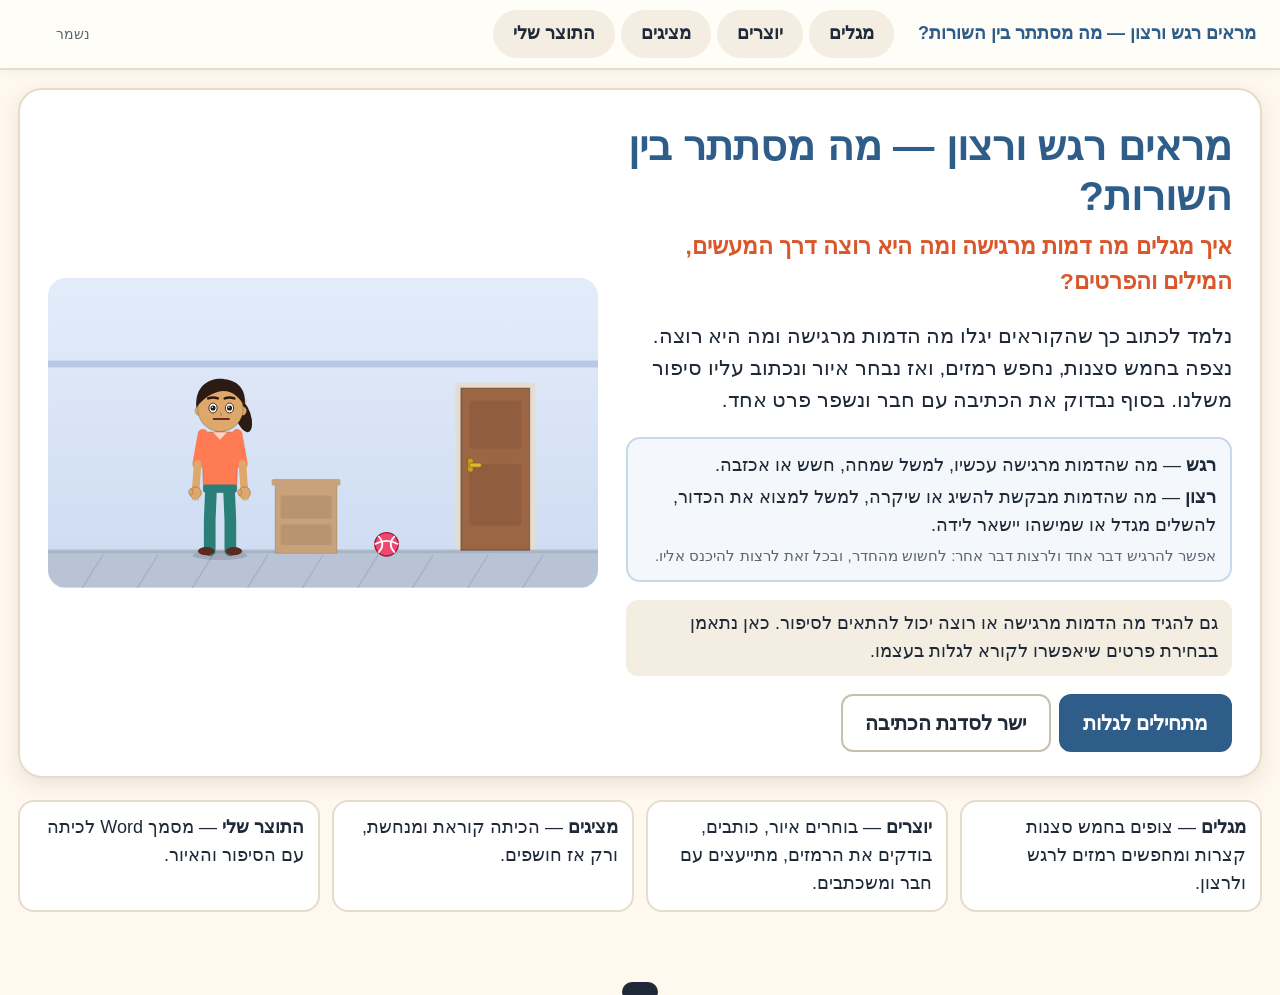
<file: index.html>
<!doctype html>
<html lang="he" dir="rtl">
<head>
<meta charset="utf-8">
<meta name="viewport" content="width=device-width, initial-scale=1">
<title>מראים רגש ורצון — מה מסתתר בין השורות?</title>
<meta name="description" content="משחק כתיבה: איך מגלים מה דמות מרגישה ומה היא רוצה דרך המעשים, המילים והפרטים.">
<style>
:root{--bg:#fff8ee;--paper:#ffffff;--ink:#1f2937;--muted:#5b6472;--line:#e6dccb;--pri:#2f5d8a;--pri-ink:#fff;--acc:#d9572b;--ok:#1f7a5c;--warn:#9a5b00;--soft:#f3ede2;--focus:#ffb703;--chip:#eef3f8;--chip-on:#2f5d8a;--shadow:0 6px 20px rgba(60,40,10,.10)}
*{box-sizing:border-box}
html{font-size:18px}
body{margin:0;background:var(--bg);color:var(--ink);font-family:"Segoe UI","Arial Hebrew",Arial,"Noto Sans Hebrew",sans-serif;line-height:1.55}
button,input,textarea{font:inherit;color:inherit}
:focus-visible{outline:4px solid var(--focus);outline-offset:2px;border-radius:8px}
.sr{position:absolute;width:1px;height:1px;overflow:hidden;clip:rect(0 0 0 0);white-space:nowrap}
.topbar{position:sticky;top:0;z-index:20;display:flex;flex-wrap:wrap;align-items:center;gap:10px 18px;padding:10px 18px;background:#fffdf8;border-bottom:2px solid var(--line);box-shadow:0 2px 10px rgba(0,0,0,.04)}
.brand{background:none;border:0;font-weight:800;font-size:1.15rem;color:var(--pri);cursor:pointer;padding:6px}
.tabs{display:flex;gap:6px;flex-wrap:wrap}
.tabs button{border:2px solid transparent;background:var(--soft);border-radius:999px;padding:8px 18px;font-weight:700;cursor:pointer;min-height:44px}
.tabs button[aria-current="page"]{background:var(--pri);color:#fff}
.tools{display:flex;gap:8px;align-items:center;margin-inline-start:auto;flex-wrap:wrap}
.tools button{border:2px solid var(--line);background:#fff;border-radius:999px;padding:6px 12px;cursor:pointer;min-height:40px;font-size:.85rem}
.tools button[aria-pressed="true"]{border-color:var(--pri);background:#e4edf6}
#saveStatus{font-size:.8rem;color:var(--muted);min-width:5em}
#banner[hidden]{display:none}
#banner{background:#fff3cd;border-bottom:2px solid #e9c46a;padding:10px 18px;display:flex;gap:12px;align-items:center;flex-wrap:wrap}
main{max-width:1500px;margin:0 auto;padding:18px 18px 60px;outline:none}
h1{font-size:2.3rem;margin:.2em 0;color:var(--pri);line-height:1.2}
h2{font-size:1.5rem;margin:.2em 0 .4em}
h3{font-size:1.15rem;margin:1.1em 0 .4em}
h4{margin:.9em 0 .3em}
.small{font-size:.85rem;color:var(--muted)}
.muted{color:var(--muted)}
.row{display:flex;flex-wrap:wrap;gap:8px;align-items:center}
.row.center{justify-content:center;margin:12px 0}
.btn{border:2px solid #c9bfae;background:#fff;border-radius:12px;padding:9px 16px;cursor:pointer;font-weight:600;min-height:44px;transition:transform .05s}
.btn:hover:not(:disabled){border-color:var(--pri)}
.btn:active:not(:disabled){transform:translateY(1px)}
.btn.primary{background:var(--pri);border-color:var(--pri);color:#fff}
.btn.primary:hover:not(:disabled){background:#244a6f}
.btn.big{font-size:1.1rem;padding:12px 22px;min-height:52px}
.btn.small{padding:6px 12px;font-size:.9rem;min-height:40px}
.btn.tiny{padding:3px 10px;font-size:.85rem;min-height:36px;border-radius:9px}
.btn:disabled{opacity:.45;cursor:not-allowed}
.chip{border:2px solid #c8d3df;background:var(--chip);border-radius:999px;padding:6px 14px;cursor:pointer;min-height:40px;font-size:.92rem}
.chip.on{background:var(--chip-on);border-color:var(--chip-on);color:#fff;font-weight:700}
.chip.on::before{content:"✓ "}
.chip:disabled{opacity:.5;cursor:not-allowed}
input:not([type]),input[type=text],textarea{width:100%;border:2px solid #cfc5b4;border-radius:12px;padding:10px 12px;background:#fff;font-size:1rem}
textarea{resize:vertical;min-height:2.8em}
label.q,.q{display:block;font-weight:700;margin:.9em 0 .3em}
.checkline{display:flex;gap:10px;align-items:flex-start;margin:.5em 0;cursor:pointer}
.checkline input{width:22px;height:22px;flex:none;margin-top:3px}
.card{background:var(--paper);border:2px solid var(--line);border-radius:18px;padding:16px 18px;box-shadow:var(--shadow)}
.grid2{display:grid;grid-template-columns:1fr 1fr;gap:16px}
/* בית */
.hero{display:grid;grid-template-columns:1.1fr 1fr;gap:28px;align-items:center;background:#fff;border-radius:24px;padding:24px 28px;box-shadow:var(--shadow);border:2px solid var(--line)}
.sub{font-size:1.25rem;font-weight:700;color:var(--acc);margin:.2em 0 .8em}
.lead{font-size:1.15rem}
.note{background:var(--soft);border-radius:12px;padding:10px 14px}
.hero>*{min-width:0}
.hero-svg{width:100%;height:auto;border-radius:18px;display:block}
main:focus,main:focus-visible{outline:none}
body{overflow-x:clip}
.road{display:grid;grid-template-columns:repeat(4,1fr);gap:12px;padding:0;list-style:none;margin:22px 0;counter-reset:r}
.road li{background:#fff;border:2px solid var(--line);border-radius:16px;padding:12px 14px}
/* במה */
.work{display:grid;grid-template-columns:minmax(0,1.55fr) minmax(330px,1fr);gap:20px;align-items:start}
.stage-col{position:sticky;top:78px}
.stage-frame{background:#fff;border-radius:18px;border:3px solid #d9cdb8;overflow:hidden;box-shadow:var(--shadow)}
.stage{display:block;line-height:0}
.stage svg{width:100%;height:auto;display:block}
.stage:focus-visible{outline:4px solid var(--focus);outline-offset:-4px}
.controls{display:flex;flex-wrap:wrap;gap:8px;align-items:center;margin-top:10px}
.controls .pp{min-width:9.5em}
.scrub{flex:1 1 140px;min-width:120px;accent-color:var(--pri);height:30px}
.steplabel{font-weight:700;color:var(--pri)}
.stage-extra{margin-top:10px}
.panel{background:#fff;border:2px solid var(--line);border-radius:18px;padding:16px 18px;box-shadow:var(--shadow);min-height:300px}
.context{font-size:1.1rem;background:var(--soft);border-radius:12px;padding:10px 14px}
.mainact{display:flex;flex-wrap:wrap;gap:10px;align-items:center;margin-top:18px;padding-top:12px;border-top:2px dashed var(--line)}
/* מגלים */
.learn-top{display:flex;flex-wrap:wrap;gap:14px 24px;align-items:center;justify-content:space-between;margin-bottom:14px}
.progress{display:flex;gap:12px;align-items:center}
.plabel{font-weight:800;font-size:1.15rem}
.dots{display:flex;gap:6px}
.dot{width:40px;height:40px;border-radius:50%;border:2px solid #c9bfae;background:#fff;font-weight:800;cursor:pointer}
.dot.cur{border-color:var(--pri);box-shadow:0 0 0 3px #cfe0f0}
.dot.done{background:#e3f2ec;border-color:var(--ok)}
.dot.done::after{content:"✓";font-size:.7em;margin-inline-start:1px}
.cardsbox{display:flex;align-items:center;gap:8px;flex-wrap:wrap}
.mcards{display:flex;gap:6px;list-style:none;margin:0;padding:0;flex-wrap:wrap}
.mcard{width:96px;min-height:56px;border:2px dashed #c9bfae;border-radius:10px;padding:4px 6px;background:#fff;display:flex;flex-direction:column;font-size:.75rem;line-height:1.25}
.mcard .mc-name{font-weight:800;font-size:.95rem}
.mcard.got{border-style:solid;border-color:var(--acc);background:#fff1ea}
.mcard:not(.got) .mc-q{color:#9a9a9a}
.moments{display:grid;grid-template-columns:repeat(auto-fill,minmax(120px,1fr));gap:8px}
.moment{border:3px solid #ddd;border-radius:12px;background:#fff;padding:3px;cursor:pointer;display:flex;flex-direction:column;align-items:center;gap:2px;font-size:.85rem}
.moment svg{width:100%;height:auto;border-radius:8px}
.moment.on{border-color:var(--acc);background:#fff1ea;font-weight:800}
.moment.on span::before{content:"✓ "}
.hintbox{margin-top:12px}
.hint{background:#fffbe6;border-inline-start:5px solid #e9c46a;padding:6px 10px;border-radius:8px;margin:.4em 0}
.rtabs{display:flex;flex-wrap:wrap;gap:6px;margin-bottom:10px}
.rtab{border:2px solid var(--line);background:var(--soft);border-radius:10px;padding:6px 10px;cursor:pointer;font-weight:700;min-height:40px;font-size:.9rem}
.rtab.on{background:var(--acc);border-color:var(--acc);color:#fff}
.compare{display:grid;grid-template-columns:1fr 1fr;gap:12px}
.compare .card{padding:12px 14px}
.compare .mine{border-color:#8fb3d9}
.compare .author{border-color:#e7a27f;background:#fffaf6}
.compare h3{margin-top:0;font-size:1rem}
.ans{font-size:1.1rem;font-weight:700}
.minis{display:flex;gap:6px;flex-wrap:wrap}
.mini{display:flex;flex-direction:column;align-items:center;font-size:.75rem}
.mini svg{border-radius:6px;border:1px solid #ddd}
.tellshow{background:var(--soft);border-radius:12px;padding:10px 14px;margin-top:12px}
.tellshow p{margin:.3em 0}
blockquote.para{font-size:1.15rem;line-height:2;background:#fffdf7;border-inline-start:6px solid var(--acc);margin:10px 0;padding:10px 16px;border-radius:10px}
.small-para{font-size:1.02rem}
.clue{background:#ffe8a8;border:0;border-bottom:3px solid #d99a00;border-radius:6px;padding:0 4px;cursor:pointer;font-weight:700;font-size:inherit;line-height:1.7}
.clue.on{background:#ffd166;outline:3px solid #d99a00}
.explain{min-height:64px;background:#f4f8fc;border-radius:12px;padding:6px 14px}
.big-note{font-weight:800;font-size:1.1rem;color:var(--pri)}
.cardgot{background:#fff1ea;border:2px solid var(--acc);border-radius:12px;padding:8px 12px}
/* יוצרים */
.create-head{display:flex;flex-wrap:wrap;gap:8px 18px;align-items:center}
.create-head h2{margin:0}
.lead2{font-weight:600;margin:.3em 0}
.challenge{margin-inline-start:auto}
.challenge.on{background:#fff1ea;border-color:var(--acc)}
.steps{display:flex;flex-wrap:wrap;gap:6px;margin:12px 0}
.stepb{border:2px solid var(--line);background:#fff;border-radius:12px;padding:8px 14px;font-weight:700;cursor:pointer;min-height:44px}
.stepb.on{background:var(--pri);border-color:var(--pri);color:#fff}
.chars{display:grid;grid-template-columns:repeat(6,1fr);gap:8px}
.charcard{border:3px solid #ddd;border-radius:14px;background:#fff;padding:4px;cursor:pointer;display:flex;flex-direction:column;align-items:center;font-weight:700}
.charcard.on{border-color:var(--acc);background:#fff1ea}
.charcard svg{width:100%;max-width:64px;height:auto}
details.private,details.unsupported{background:#f6f1fb;border:2px solid #d7c8ec;border-radius:14px;padding:8px 14px;margin-top:16px}
details summary{cursor:pointer;font-weight:800;min-height:36px;display:flex;align-items:center}
.examples{margin-top:16px;background:#fdf6ec;border:2px solid #f0d9b5;border-radius:14px;padding:6px 14px 12px}
.ex{border-top:1px dashed #e3c89a;padding:8px 0}
.extext{font-size:1.05rem;margin:.2em 0}
.sents{list-style:none;padding:0;margin:0;display:flex;flex-direction:column;gap:10px}
.sent{background:#fffdf8;border:2px solid var(--line);border-radius:14px;padding:10px 12px}
.sent label{font-weight:800}
.sent.active{border-color:var(--acc);box-shadow:0 0 0 4px #ffd8c7}
.sent-tools{display:flex;flex-wrap:wrap;gap:6px;align-items:center;margin-top:6px}
.st{font-size:.82rem;padding:3px 10px;border-radius:999px;border:2px solid;font-weight:700}
.st-none{border-color:#c9bfae;color:#6b6152;background:#fbf8f2;border-style:dashed}
.st-narr{border-color:#9aa5b8;color:#3f4b5e}
.st-draft{border-color:#e9c46a;color:#7a5a00;background:#fffbe6}
.st-recheck{border-color:#e76f51;color:#9d2c12;background:#fff1ec}
.st-recheck::before{content:"⚠ "}
.st-ok{border-color:var(--ok);color:var(--ok);background:#eaf6f1}
.st-ok::before{content:"✓ "}
.emo-note{background:#fffbe6;border-radius:10px;padding:6px 10px;margin:.4em 0 0;font-size:.92rem}
.prompts{background:var(--soft);border-radius:12px;padding:8px 30px}
.para-preview{background:#fffdf7;border:2px dashed var(--line);border-radius:12px;padding:10px 14px;font-size:1.08rem;white-space:pre-wrap}
.stext{white-space:pre-wrap}
.big-s{font-size:1.15rem;font-weight:600}
.desc{margin:.3em 0 0}
.side-by-side{display:grid;grid-template-columns:1fr 1fr;gap:10px;background:var(--soft);border-radius:12px;padding:6px 12px;margin:10px 0}
.side-by-side h4{margin:.3em 0}
.grp{display:flex;gap:10px;align-items:flex-start;margin:6px 0}
.glab{flex:none;width:4.6em;font-weight:700;padding-top:8px;font-size:.92rem}
.chosen{background:#eef5fb;border-radius:12px;padding:6px 30px}
.chosen li{margin:4px 0;display:flex;flex-wrap:wrap;gap:6px;align-items:center}
.dirs{margin-inline-start:6px}
.speech-pick{background:#fff;border:2px solid #222;border-radius:16px;padding:6px 12px;display:inline-block}
.warn{color:#9d2c12;font-weight:700}
.notes{background:#fffbe6;border-radius:10px;padding:6px 30px;font-size:.9rem}
.checks{list-style:none;padding:0}
.versions{display:grid;grid-template-columns:1fr 1fr;gap:10px;margin:10px 0}
#stageNote{margin-top:6px;font-weight:700;color:var(--acc)}
/* מציגים */
.present{background:var(--bg);padding:4px}
.present:fullscreen{overflow:auto;padding:20px}
.present-head{display:flex;flex-wrap:wrap;justify-content:space-between;align-items:center;gap:10px}
.present-head h2{font-size:2rem;margin:0}
.present-stage{max-width:1100px;margin:10px auto 0}
.story-text{max-width:1100px;margin:10px auto;font-size:1.45rem;line-height:1.9;background:#fff;border-radius:16px;padding:12px 20px;border:2px solid var(--line);white-space:pre-wrap}
.story-text span.active{background:#ffe8a8;box-shadow:0 0 0 3px #ffe8a8;border-radius:6px}
.present-cols{max-width:1100px;margin:14px auto;display:grid;grid-template-columns:1fr 1fr;gap:16px}
.reveal-feel{font-size:1.5rem;font-weight:800;color:var(--acc)}
/* תוצר */
.product .card{margin-bottom:16px}
.download{border-color:var(--pri)}
.filebtn{position:relative;overflow:hidden;display:inline-flex;align-items:center}
.filebtn input{position:absolute;inset:0;opacity:0;cursor:pointer;width:100%}
.filebtn:focus-within{outline:4px solid var(--focus)}
/* חלון */
#modal[hidden]{display:none}
.modal-back{position:fixed;inset:0;background:rgba(0,0,0,.45);display:flex;align-items:center;justify-content:center;z-index:50;padding:16px}
.modal{background:#fff;border-radius:18px;padding:20px 22px;max-width:440px;box-shadow:0 20px 50px rgba(0,0,0,.3);font-size:1.05rem}
#toast{position:fixed;bottom:18px;left:50%;transform:translateX(-50%) translateY(120px);background:#1f2937;color:#fff;padding:10px 18px;border-radius:12px;transition:transform .25s;z-index:60;max-width:90vw}
#toast.on{transform:translateX(-50%) translateY(0)}
@media (prefers-reduced-motion:reduce){#toast{transition:none}}
/* ---- רגש ורצון ---- */
.brand{font-size:1rem}
.screen-title{margin:0 0 6px;color:var(--pri)}
.defs{background:#f4f8fc;border:2px solid #c7d8ea;border-radius:14px;padding:8px 14px;margin:10px 0}
.defs p{margin:.25em 0}
.migrated{background:#eaf6f1;border:2px solid var(--ok);border-radius:12px;padding:8px 14px;font-weight:600}
.learn-tools{display:flex;gap:6px;flex-wrap:wrap}
.cardsbox{margin-bottom:12px}
.qbox{margin-bottom:6px}
.ctag{display:inline-block;font-size:.72rem;font-weight:800;border:2px solid #8a6a00;border-radius:999px;padding:0 7px;margin-inline-start:5px;background:#fff;color:#5a4500;vertical-align:middle;line-height:1.5}
.compare3{display:grid;grid-template-columns:1fr 1fr;gap:12px}
.author-col{display:flex;flex-direction:column;gap:10px}
.author-col .card,.compare3 .card{padding:10px 14px}
.compare3 h3{margin:0 0 4px;font-size:1rem}.compare3 h4{margin:.4em 0 0;font-size:.9rem;color:var(--muted)}
.author.want{border-color:#9ec5a5;background:#f5fbf6}
.create-head{display:flex;flex-wrap:wrap;gap:8px 18px;align-items:center}
.defs-d summary{color:var(--pri)}
.steps{list-style:none;padding:0;display:flex;flex-wrap:wrap;gap:6px;margin:12px 0}
.work.ws{grid-template-columns:minmax(0,1fr) minmax(360px,1.35fr)}
.illus-col{position:sticky;top:78px}
.illus-frame{background:#fff;border:3px solid #d9cdb8;border-radius:18px;overflow:hidden;line-height:0;box-shadow:var(--shadow)}
.illus-frame svg{width:100%;height:auto;display:block}
.illus-name{margin:.5em 0 0;font-size:1.05rem}
.illus-note{background:var(--soft);border-radius:10px;padding:6px 10px}
.story-input{font-size:1.15rem;line-height:1.8;min-height:12em}
.starter{background:#fffbe6;border-radius:10px;padding:6px 12px;font-weight:600}
.advtask{background:#fff1ea;border:2px solid var(--acc);border-radius:12px;padding:8px 12px}
details.help,details.marker{background:#f6f8fb;border:2px solid #d6dfea;border-radius:12px;padding:6px 12px;margin-top:10px}
.story-view,.story-read{white-space:pre-wrap;font-size:1.12rem;line-height:1.9;background:#fffdf7;border:2px solid var(--line);border-radius:12px;padding:10px 14px}
.small-read{font-size:1rem;line-height:1.7}
.big-read{font-size:1.5rem;line-height:1.9}
mark.mk{border-radius:5px;padding:0 2px;color:inherit}
mark.mk1{background:#ffe3d6;border-bottom:3px solid #c2410c}
mark.mk2{background:#d9ecff;border-bottom:3px dashed #1d4ed8}
mark.mk3{background:#eadcff;border-bottom:3px double #6b21a8}
.mtag{font-size:.8rem;font-weight:800;border:1.5px solid currentColor;border-radius:999px;padding:0 6px;margin-inline-start:4px;vertical-align:middle;white-space:nowrap}
.marks{padding-inline-start:20px;font-size:.92rem}
.qcard{background:#f4f8fc;border:2px solid #c7d8ea;border-radius:14px;padding:10px 14px;margin-top:12px}
.qnum{margin:0;font-weight:800;color:var(--pri)}
.quote-row{display:flex;gap:6px;align-items:center}
.warnbox{background:#fff1ec;border:2px solid #e76f51;border-radius:12px;padding:8px 12px}
.pending{background:#fffbe6;border:2px dashed #e9c46a;border-radius:12px;padding:6px 12px}
.fb p{margin:.3em 0}
.friend-grid{display:grid;grid-template-columns:minmax(0,1.2fr) minmax(320px,1fr);gap:18px;align-items:start}
.friend-grid .story-read{margin-top:12px;font-size:1.3rem}
.change-row{display:grid;grid-template-columns:auto 1fr;gap:6px 10px;align-items:center;margin:10px 0}
.change-row label{font-weight:700}
ins{text-decoration:underline 3px;text-underline-offset:3px;background:#dff3e6}
del{text-decoration:line-through 2px;background:#fde2e2}
.legend-ins{text-decoration:underline 3px}.legend-del{text-decoration:line-through 2px}
.chosen-label{background:#eef3f8;border-radius:10px;padding:6px 12px}
.present-body{max-width:1100px;margin:10px auto;display:grid;grid-template-columns:minmax(0,1fr) minmax(0,1.2fr);gap:18px;align-items:start}
.present-body.noillus{grid-template-columns:1fr}
.reader-task{max-width:1100px;margin:6px auto;font-size:1.2rem;font-weight:700;color:var(--pri);text-align:center}
@media (max-width:1100px){.work.ws,.friend-grid,.present-body{grid-template-columns:1fr}.illus-col{position:static}}
@media (max-width:760px){.compare3{grid-template-columns:1fr}}
@media (max-width:1100px){.work{grid-template-columns:1fr}.stage-col{position:static}.chars{grid-template-columns:repeat(3,1fr)}}
@media (max-width:760px){html{font-size:17px}.hero{grid-template-columns:1fr}.road{grid-template-columns:1fr 1fr}.grid2,.compare,.present-cols,.versions,.side-by-side{grid-template-columns:1fr}.tools{margin-inline-start:0}h1{font-size:1.8rem}}
@media print{.topbar,.controls,#banner{display:none}}

</style>
</head>
<body>
<header class="topbar">
  <button class="brand" data-go="home" type="button">מראים רגש ורצון — מה מסתתר בין השורות?</button>
  <nav class="tabs" aria-label="אזורי המשחק">
    <button type="button" data-go="learn">מגלים</button>
    <button type="button" data-go="create">יוצרים</button>
    <button type="button" data-go="present">מציגים</button>
    <button type="button" data-go="product">התוצר שלי</button>
  </nav>
  <div class="tools">
    <span id="saveStatus" role="status"></span>
  </div>
</header>
<div id="banner" hidden></div>
<main id="app" tabindex="-1"></main>
<div id="live" class="sr" aria-live="polite"></div>
<div id="toast" aria-hidden="true"></div>
<div id="modal" hidden></div>
<script>
/* ---- engine.js ---- */
'use strict';
/* =====================================================================
   מנוע במה: ציר זמן דטרמיניסטי -> מצב -> SVG
   כל רגע בסרט הוא פונקציה טהורה של הזמן t, ולכן עצירה, קפיצה לרגע
   והפקת תמונה לוורד משחזרים בדיוק את אותו מצב.
   ===================================================================== */
const W = 800, H = 450, GROUND = 400;
const L1 = 44, L2 = 42;               // אורך זרוע עליונה / אמה
const clamp = (v, a, b) => v < a ? a : v > b ? b : v;
const lerp = (a, b, k) => a + (b - a) * k;
const f1 = v => Math.round(v * 10) / 10;
const DEG = Math.PI / 180;
const EASE = {
  lin: k => k,
  io: k => k < .5 ? 2 * k * k : 1 - Math.pow(-2 * k + 2, 2) / 2,
  out: k => 1 - Math.pow(1 - k, 3),
  in: k => k * k * k,
  bounce: k => { const n = 7.5625, d = 2.75;
    if (k < 1 / d) return n * k * k;
    if (k < 2 / d) return n * (k -= 1.5 / d) * k + .75;
    if (k < 2.5 / d) return n * (k -= 2.25 / d) * k + .9375;
    return n * (k -= 2.625 / d) * k + .984375; },
  back: k => { const c1 = 1.70158, c3 = c1 + 1; return 1 + c3 * Math.pow(k - 1, 3) + c1 * Math.pow(k - 1, 2); }
};
function esc(s) { return String(s).replace(/[&<>"']/g, c => ({ '&': '&amp;', '<': '&lt;', '>': '&gt;', '"': '&quot;', "'": '&#39;' }[c])); }

/* ---------------- דמויות ---------------- */
const CHARS = {
  uri:   { name: 'אורי',  g: 'm', skin: '#f2c48d', hair: '#5b3a1e', style: 'short', shirt: '#3a86ff', pants: '#33415c', shoe: '#2b2b2b', detail: 'pocket' },
  maya:  { name: 'מאיה',  g: 'f', skin: '#dfa86b', hair: '#2b1b12', style: 'pony',  shirt: '#ff7b54', pants: '#2a7f78', shoe: '#5c2a1e', detail: 'collar' },
  eitan: { name: 'איתן',  g: 'm', skin: '#b97a45', hair: '#1d1d1d', style: 'curly', shirt: '#3c9d6e', pants: '#3d405b', shoe: '#222',    detail: 'stripe', glasses: true },
  lia:   { name: 'ליה',   g: 'f', skin: '#ffdcb5', hair: '#b5482a', style: 'long',  shirt: '#8e57d8', pants: '#264653', shoe: '#3a2a4a', detail: 'collar' },
  noam:  { name: 'נועם',  g: 'm', skin: '#8d5a3b', hair: '#1a1110', style: 'buzz',  shirt: '#f4a261', pants: '#2b2d42', shoe: '#1e1e1e', detail: 'stripe' },
  noa:   { name: 'נועה',  g: 'f', skin: '#f6d5b8', hair: '#d9a93a', style: 'bun',   shirt: '#e5486e', pants: '#355070', shoe: '#40263a', detail: 'pocket' }
};
const CHAR_ORDER = ['uri', 'maya', 'eitan', 'lia', 'noam', 'noa'];

function charBase(x) {
  return { 'c.x': x, 'c.y': 0, 'c.sit': 0, 'c.lean': 0, 'c.turn': 0, 'c.sh': 0, 'c.tilt': 0, 'c.down': 0,
    'c.lx': 0, 'c.ly': 0, 'c.wide': 0, 'c.close': 0, 'c.bup': 0, 'c.bin': 0, 'c.smile': 0, 'c.open': 0, 'c.tight': 0,
    'c.aAs': 10, 'c.aAe': 6, 'c.aAf': 0, 'c.aAsl': 0, 'c.aApt': 0, 'c.aBs': 10, 'c.aBe': 6, 'c.aBf': 0, 'c.aBsl': 0, 'c.aBpt': 0,
    'c.walk': 0, 'c.wamp': 1, 'c.puff': 0, 'c.scale': 1 };
}

function rotP(px, py, cx, cy, deg) {
  if (!deg) return [px, py];
  const r = deg * DEG, c = Math.cos(r), s = Math.sin(r), dx = px - cx, dy = py - cy;
  return [cx + dx * c - dy * s, cy + dx * s + dy * c];
}
function armPts(sx, sy, s, e, mir) {
  const r = s * DEG, f = (s - e) * DEG;
  const ex = sx + mir * (-Math.sin(r)) * L1, ey = sy + Math.cos(r) * L1;
  const hx = ex + mir * (-Math.sin(f)) * L2, hy = ey + Math.cos(f) * L2;
  return [ex, ey, hx, hy];
}
/* קינמטיקה: מיקומי מפרקים במרחב הדמות ובעולם */
function kin(s) {
  const sit = s['c.sit'], sh = s['c.sh'], lean = s['c.lean'];
  const hipY = -95 + 38 * sit;
  const shY = hipY - 78 - 6 * sh;
  const P = (x, y) => rotP(x, y, 0, hipY, lean);
  const a = armPts(-25, shY, s['c.aAs'], s['c.aAe'], 1);
  const b = armPts(25, shY, s['c.aBs'], s['c.aBe'], -1);
  const headY = hipY - 78 - 37 + (sh < 0 ? -5 * sh : 0) + s['c.down'] * 5;
  const X = s['c.x'], Y = GROUND + s['c.y'], sc = s['c.scale'];
  const Wd = p => [X + p[0] * sc, Y + p[1] * sc];
  const K = { hipY, shY, sA: P(-25, shY), eA: P(a[0], a[1]), hA: P(a[2], a[3]), sB: P(25, shY), eB: P(b[0], b[1]), hB: P(b[2], b[3]), head: P(s['c.turn'] * 4, headY) };
  K.hAW = Wd(K.hA); K.hBW = Wd(K.hB); K.headW = Wd(K.head); K.sAW = Wd(K.sA); K.sBW = Wd(K.sB);
  K.W = Wd;
  return K;
}
/* IK דו־מפרקי. מחזיר זוויות כתף/מרפק לפגיעה ביעד בעולם */
function ikWorld(s, side, wx, wy) {
  const K = kin(s), sc = s['c.scale'];
  let lx = (wx - s['c.x']) / sc, ly = (wy - GROUND - s['c.y']) / sc;
  [lx, ly] = rotP(lx, ly, 0, K.hipY, -s['c.lean']);
  const mir = side === 'A' ? 1 : -1, sx = mir * -25, sy = K.shY;
  const dx = (lx - sx) * mir, dy = ly - sy;
  let d = Math.hypot(dx, dy); d = clamp(d, Math.abs(L1 - L2) + 2, L1 + L2 - 0.5);
  const th = Math.atan2(-dx, dy);
  const al = Math.acos(clamp((L1 * L1 + d * d - L2 * L2) / (2 * L1 * d), -1, 1));
  const be = Math.acos(clamp((L2 * L2 + d * d - L1 * L1) / (2 * L2 * d), -1, 1));
  let sA = (th + al) / DEG; const fA = (th - be) / DEG;
  let e = sA - fA;
  if (sA < -120) sA += 360;
  if (sA > 260) sA -= 360;
  return { s: sA, e };
}

/* ---------------- ציר זמן ---------------- */
function computeState(tl, t) {
  if (tl._dirty) { tl.segs.sort((a, b) => a.at - b.at); tl._dirty = false; }
  const s = Object.assign({}, tl.base);
  for (const g of tl.segs) {
    if (g.at > t + 1e-9) break;
    const k = g.dur <= 0 ? 1 : clamp((t - g.at) / g.dur, 0, 1);
    const e = (EASE[g.ease] || EASE.io)(k);
    for (const key in g.set) {
      const to = g.set[key];
      if (typeof to === 'number') { const from = s[key] === undefined ? to : s[key]; s[key] = from + (to - from) * e; }
      else if (k >= 1) s[key] = to;
    }
  }
  return s;
}
function propPos(s, K, key) {
  let x = s[key + '.x'], y = s[key + '.y'];
  const h = s[key + '.h'] || 0;
  if (h > 0) {
    const hw = s[key + '.side'] === 'A' ? K.hAW : K.hBW;
    x = lerp(x, hw[0] + (s[key + '.ox'] || 0), h);
    y = lerp(y, hw[1] + (s[key + '.oy'] || 0), h);
  }
  return [x, y];
}
class TL {
  constructor(base) { this.base = Object.assign({}, base); this.segs = []; this.bubbles = []; this.sounds = []; this.keys = []; this.dur = 0; this._dirty = true; }
  to(at, dur, set, ease) { this.segs.push({ at, dur: Math.max(0, dur), set, ease: ease || 'io' }); this._dirty = true; this.dur = Math.max(this.dur, at + Math.max(0, dur)); return this; }
  st(t) { return computeState(this, t); }
  hold(t) { this.dur = Math.max(this.dur, t); return this; }
  key(t) { this.keys.push(t); return this; }
  look(at, dur, o, ease) { const m = { turn: 'c.turn', lx: 'c.lx', ly: 'c.ly', tilt: 'c.tilt', down: 'c.down' }; const set = {}; for (const k in o) set[m[k]] = o[k]; return this.to(at, dur, set, ease); }
  face(at, dur, o, ease) { const set = {}; for (const k in o) set['c.' + k] = o[k]; return this.to(at, dur, set, ease); }
  body(at, dur, o, ease) { const set = {}; for (const k in o) set['c.' + k] = o[k]; return this.to(at, dur, set, ease); }
  armRaw(at, dur, side, s, e, ease, extra) { const set = Object.assign({}, extra || {}); set['c.a' + side + 's'] = s; set['c.a' + side + 'e'] = e; return this.to(at, dur, set, ease); }
  armTo(at, dur, side, wx, wy, ease, extra) {
    const st = computeState(this, at + dur);
    const r = ikWorld(st, side, wx, wy);
    return this.armRaw(at, dur, side, r.s, r.e, ease, extra);
  }
  initArm(side, wx, wy) { const r = ikWorld(computeState(this, 0), side, wx, wy); this.base['c.a' + side + 's'] = r.s; this.base['c.a' + side + 'e'] = r.e; return this; }
  hand(at, dur, side, fist) { return this.to(at, dur, { ['c.a' + side + 'f']: fist }); }
  walk(at, dur, toX, cycles, ease) { const st = computeState(this, at); return this.to(at, dur, { 'c.x': toX, 'c.walk': st['c.walk'] + cycles }, ease || 'lin'); }
  attach(at, key, side, dur) {
    const st = computeState(this, at), K = kin(st), hw = side === 'A' ? K.hAW : K.hBW, p = propPos(st, K, key);
    this.to(at, 0, { [key + '.side']: side, [key + '.ox']: p[0] - hw[0], [key + '.oy']: p[1] - hw[1] });
    return this.to(at, dur || 0.12, { [key + '.h']: 1 });
  }
  detach(at, key, dur) {
    const st = computeState(this, at), K = kin(st), p = propPos(st, K, key);
    this.to(at, 0, { [key + '.x']: p[0], [key + '.y']: p[1] });
    return this.to(at, dur || 0.12, { [key + '.h']: 0 });
  }
  grip(at, dur, key, ox, oy, ease) { return this.to(at, dur, { [key + '.ox']: ox, [key + '.oy']: oy }, ease); }
  say(at, text, o) { const b = Object.assign({ at, text, who: 'c', style: 'normal', cps: 15 }, o || {}); b.full = b.at + revealTime(b); b.until = b.until || (b.full + (b.hold || 2)); this.bubbles.push(b); this.dur = Math.max(this.dur, b.until); return b; }
  snd(at, name, vol) { this.sounds.push({ at, name, vol: vol == null ? 1 : vol }); return this; }
  talk(t0, t1, amp, end) {
    amp = amp == null ? .35 : amp; const step = .13; let on = true;
    for (let t = t0; t < t1 - step; t += step) { this.to(t, step, { 'c.open': on ? amp : amp * .25 }); on = !on; }
    return this.to(Math.max(t0, t1 - step), step, { 'c.open': end || 0 });
  }
}
function revealTime(b) {
  if (b.reveal === 'words') return (b.gaps && b.gaps.length) ? b.gaps[b.gaps.length - 1] + .3 : .3;
  return Math.max(.3, [...String(b.text)].length / (b.cps || 15));
}
function bubbleStates(tl, t) {
  const out = [];
  for (const b of tl.bubbles) {
    if (t < b.at || t >= b.until) continue;
    const chars = [...String(b.text)];
    let n;
    if (b.reveal === 'words') {
      const words = String(b.text).split(' ');
      let k = 0; (b.gaps || []).forEach((g, i) => { if (t - b.at >= g) k = i + 1; });
      n = [...words.slice(0, k).join(' ')].length;
    } else n = Math.floor((t - b.at) * (b.cps || 15)) + 1;
    out.push({ b, n: clamp(n, 0, chars.length) });
  }
  return out;
}

/* ---------------- ציור הדמות ---------------- */
function hairSVG(A, part) {
  const c = A.hair, st = A.style;
  if (part === 'back') {
    if (st === 'long') return `<path d="M-37,-8 C-46,26 -42,50 -33,62 L33,62 C42,50 46,26 37,-8 Z" fill="${c}"/>`;
    if (st === 'pony') return `<ellipse cx="33" cy="10" rx="11" ry="25" transform="rotate(-18 33 10)" fill="${c}"/><rect x="26" y="-14" width="12" height="7" rx="3" fill="#e9c46a"/>`;
    return '';
  }
  if (st === 'short') return `<path d="M-35,-2 C-38,-38 -14,-46 4,-43 C25,-42 39,-28 35,-2 C31,-20 20,-27 6,-24 C-8,-28 -24,-19 -35,-2Z" fill="${c}"/>`;
  if (st === 'buzz') return `<path d="M-33,-9 C-30,-38 30,-38 33,-9 C25,-25 -25,-25 -33,-9Z" fill="${c}" opacity=".92"/>`;
  if (st === 'curly') { let o = ''; for (let i = 0; i <= 8; i++) { const a = (195 + i * 18.75) * DEG; o += `<circle cx="${f1(Math.cos(a) * 31)}" cy="${f1(Math.sin(a) * 31 - 2)}" r="11.5" fill="${c}"/>`; } return o; }
  if (st === 'pony') return `<path d="M-35,-1 C-38,-38 -10,-46 6,-43 C27,-41 39,-26 35,-1 C30,-17 14,-29 -2,-25 C-14,-22 -27,-14 -35,-1Z" fill="${c}"/>`;
  if (st === 'long') return `<path d="M-36,4 C-40,-38 -12,-46 4,-44 C26,-43 40,-30 36,4 C33,-14 24,-24 10,-26 C2,-16 -16,-20 -26,-12 C-30,-6 -33,-2 -36,4Z" fill="${c}"/>`;
  if (st === 'bun') return `<circle cx="0" cy="-41" r="14" fill="${c}"/><path d="M-34,-4 C-37,-38 37,-38 34,-4 C28,-22 -28,-22 -34,-4Z" fill="${c}"/>`;
  return '';
}
function handSVG(x, y, ang, fist, pt, skin) {
  const d = '#00000040';
  let o = `<g transform="translate(${f1(x)},${f1(y)}) rotate(${f1(ang)})">`;
  if (pt > .05) o += `<rect x="-2.6" y="2" width="5.2" height="${f1(6 + 9 * pt)}" rx="2.6" fill="${skin}" stroke="${d}" stroke-width="1"/>`;
  const r = lerp(8.6, 7.2, fist);
  o += `<circle cx="0" cy="0" r="${f1(r)}" fill="${skin}" stroke="${d}" stroke-width="1.2"/>`;
  if (fist > .5) o += `<path d="M-4.5,2.5 Q0,5.5 4.5,2.5" stroke="${d}" stroke-width="1.4" fill="none"/>`;
  else o += `<ellipse cx="-7" cy="-1" rx="3" ry="4.5" fill="${skin}" stroke="${d}" stroke-width="1"/><path d="M-3,6.5 L-3,9.5 M0.5,7 L0.5,10.5 M4,6.5 L4,9.5" stroke="${skin}" stroke-width="2.6" stroke-linecap="round"/>`;
  return o + '</g>';
}
function armSVG(S, E, Hh, A, sleeve, fist, pt) {
  const skin = A.skin;
  let o = `<path d="M${f1(S[0])},${f1(S[1])} L${f1(E[0])},${f1(E[1])}" stroke="${A.shirt}" stroke-width="15" stroke-linecap="round"/>`;
  o += `<path d="M${f1(E[0])},${f1(E[1])} L${f1(Hh[0])},${f1(Hh[1])}" stroke="${skin}" stroke-width="11" stroke-linecap="round"/>`;
  if (sleeve > .02) { const m = [lerp(E[0], Hh[0], .85 * sleeve), lerp(E[1], Hh[1], .85 * sleeve)]; o += `<path d="M${f1(E[0])},${f1(E[1])} L${f1(m[0])},${f1(m[1])}" stroke="${A.shirt}" stroke-width="14" stroke-linecap="round"/>`; }
  const ang = Math.atan2(Hh[1] - E[1], Hh[0] - E[0]) / DEG - 90;
  return o + handSVG(Hh[0], Hh[1], ang, fist, pt, skin);
}
function mouthSVG(s, fx, fy) {
  const sm = s['c.smile'], op = s['c.open'], ti = s['c.tight'];
  const w = 22 * (1 - .42 * ti) * (1 + .12 * Math.max(0, sm));
  const cy = 15 + fy, cl = -sm * 4.5;
  let o = '';
  if (op < .06) {
    o = `<path d="M${f1(fx - w / 2)},${f1(cy + cl)} Q${f1(fx)},${f1(cy + sm * 8 * (1 - ti))} ${f1(fx + w / 2)},${f1(cy + cl)}" stroke="#6b2b2b" stroke-width="${f1(3 + ti)}" fill="none" stroke-linecap="round"/>`;
  } else {
    const ow = w * (1 - .25 * op * (1 - Math.max(0, sm)));
    o = `<path d="M${f1(fx - ow / 2)},${f1(cy + cl)} Q${f1(fx)},${f1(cy + sm * 3 - op * 3)} ${f1(fx + ow / 2)},${f1(cy + cl)} Q${f1(fx)},${f1(cy + sm * 7 + op * 15)} ${f1(fx - ow / 2)},${f1(cy + cl)}Z" fill="#7a2630" stroke="#5a1a20" stroke-width="1.5"/>`;
    if (op > .3) o += `<ellipse cx="${f1(fx)}" cy="${f1(cy + op * 7 + sm * 3)}" rx="${f1(ow * .22)}" ry="${f1(op * 2.6)}" fill="#e07a7a"/>`;
  }
  if (ti > .3) o += `<g stroke="#00000055" stroke-width="1.6" fill="none" opacity="${f1(ti)}"><path d="M${f1(fx - 21)},${f1(cy - 2)} q-3,5 0,9"/><path d="M${f1(fx + 21)},${f1(cy - 2)} q3,5 0,9"/><path d="M${f1(fx - 4)},${f1(cy + 9)} q4,2 8,0"/></g>`;
  return o;
}
function headSVG(s, A, K) {
  const turn = s['c.turn'], fx = turn * 8, fy = s['c.down'] * 3.5;
  const wide = s['c.wide'], close = s['c.close'];
  let o = `<g transform="translate(${f1(K.head[0])},${f1(K.head[1])}) rotate(${f1(s['c.tilt'] + s['c.lean'] * .3)})">`;
  o += `<circle cx="${f1(-31 + Math.max(0, turn) * 5)}" cy="3" r="7" fill="${A.skin}" stroke="#00000030"/><circle cx="${f1(31 + Math.min(0, turn) * 5)}" cy="3" r="7" fill="${A.skin}" stroke="#00000030"/>`;
  o += `<circle cx="0" cy="0" r="33" fill="${A.skin}" stroke="#00000035" stroke-width="1.5"/>`;
  o += hairSVG(A, 'front');
  for (const sg of [-1, 1]) {
    const ex = fx + sg * 12, ey = -1 + fy;
    const rx = 6 * (1 + .3 * wide), ry = 7.2 * (1 + .45 * wide) * (1 - close);
    if (close > .8) o += `<path d="M${f1(ex - 6)},${f1(ey + 1)} Q${f1(ex)},${f1(ey + 4)} ${f1(ex + 6)},${f1(ey + 1)}" stroke="#3b2a20" stroke-width="2.4" fill="none" stroke-linecap="round"/>`;
    else {
      o += `<ellipse cx="${f1(ex)}" cy="${f1(ey)}" rx="${f1(rx)}" ry="${f1(Math.max(1, ry))}" fill="#fff" stroke="#3b2a20" stroke-width="1.4"/>`;
      const pr = 3.7 - wide * .7, px = ex + s['c.lx'] * (rx - pr - .6), py = ey + s['c.ly'] * Math.max(0, ry - pr - .6);
      o += `<circle cx="${f1(px)}" cy="${f1(py)}" r="${f1(Math.min(pr, Math.max(1, ry)))}" fill="#2b1d16"/><circle cx="${f1(px - 1)}" cy="${f1(py - 1.2)}" r="1" fill="#fff"/>`;
    }
    const bup = s['c.bup'], bin = s['c.bin'];
    const by = -15 + fy - bup * 7 - wide * 2;
    const ix = fx + sg * (5 - bin * 1.5), ox = fx + sg * 19, iy = by + bin * 5 - bup * 1.5, oy = by - bin * 1;
    o += `<path d="M${f1(ox)},${f1(oy)} Q${f1((ix + ox) / 2)},${f1(by - 3 - bup * 2)} ${f1(ix)},${f1(iy)}" stroke="${A.hair === '#d9a93a' ? '#8a6420' : '#2a1a12'}" stroke-width="3.6" fill="none" stroke-linecap="round"/>`;
  }
  if (A.glasses) o += `<g fill="none" stroke="#333" stroke-width="2"><circle cx="${f1(fx - 12)}" cy="${f1(-1 + fy)}" r="10"/><circle cx="${f1(fx + 12)}" cy="${f1(-1 + fy)}" r="10"/><path d="M${f1(fx - 2)},${f1(-2 + fy)} L${f1(fx + 2)},${f1(-2 + fy)}"/></g>`;
  o += `<path d="M${f1(fx - 2)},${f1(5 + fy)} Q${f1(fx + 2)},${f1(9 + fy)} ${f1(fx - 1)},${f1(10 + fy)}" stroke="#00000040" stroke-width="1.6" fill="none"/>`;
  o += mouthSVG(s, fx, fy);
  if (s['c.puff'] > .02) o += `<g stroke="#5a7fa8" stroke-width="2" fill="none" stroke-linecap="round" opacity="${f1(s['c.puff'])}"><path d="M${f1(fx + 16)},20 q8,-2 14,2"/><path d="M${f1(fx + 18)},26 q9,0 15,5"/><path d="M${f1(fx + 15)},31 q7,2 11,8"/></g>`;
  return o + '</g>';
}
function drawChar(s, A) {
  const K = kin(s), X = s['c.x'], Y = GROUND + s['c.y'], sc = s['c.scale'];
  const sit = s['c.sit'], hipY = K.hipY, lean = s['c.lean'];
  let o = `<g transform="translate(${f1(X)},${f1(Y)}) scale(${sc})">`;
  o += `<ellipse cx="0" cy="${f1(-s['c.y'] / sc + 3)}" rx="${f1(40 + s['c.y'] * .3)}" ry="7" fill="#00000022"/>`;
  // רגליים
  const ph = 2 * Math.PI * s['c.walk'], amp = s['c.wamp'];
  const tuck = s['c.y'] < 0 ? -s['c.y'] * .35 : 0;
  const lift = [Math.max(0, Math.sin(ph)) * 16 * amp + tuck, Math.max(0, -Math.sin(ph)) * 16 * amp + tuck];
  [-1, 1].forEach((sg, i) => {
    const hx = sg * 13;
    const fStand = [sg * 15, -lift[i]], kStand = [sg * 15 + sg * lift[i] * .5, (hipY + fStand[1]) / 2 - lift[i] * .25];
    const fSit = [sg * 21, 0], kSit = [sg * 20, hipY + 13];
    const k = [lerp(kStand[0], kSit[0], sit), lerp(kStand[1], kSit[1], sit)], f = [lerp(fStand[0], fSit[0], sit), lerp(fStand[1], fSit[1], sit)];
    o += `<path d="M${hx},${f1(hipY)} L${f1(k[0])},${f1(k[1])} L${f1(f[0])},${f1(f[1] - 4)}" stroke="${A.pants}" stroke-width="17" fill="none" stroke-linecap="round" stroke-linejoin="round"/>`;
    o += `<ellipse cx="${f1(f[0] + sg * 5)}" cy="${f1(f[1] - 3)}" rx="12" ry="6" fill="${A.shoe}"/>`;
  });
  // שיער אחורי + גוף
  o += `<g transform="rotate(${f1(lean)} 0 ${f1(hipY)})">`;
  const hb = rotP(K.head[0], K.head[1], 0, hipY, -lean);
  o += `<g transform="translate(${f1(hb[0])},${f1(hb[1])}) rotate(${f1(s['c.tilt'])})">${hairSVG(A, 'back')}</g>`;
  const sy = K.shY;
  o += `<rect x="-7" y="${f1(sy - 16)}" width="14" height="20" fill="${A.skin}"/>`;
  o += `<path d="M-27,${f1(sy + 5)} Q-29,${f1(sy - 1)} -18,${f1(sy - 3)} L18,${f1(sy - 3)} Q29,${f1(sy - 1)} 27,${f1(sy + 5)} L24,${f1(hipY + 4)} Q0,${f1(hipY + 9)} -24,${f1(hipY + 4)} Z" fill="${A.shirt}" stroke="#00000030" stroke-width="1.5"/>`;
  if (A.detail === 'stripe') o += `<rect x="-26" y="${f1(sy + 30)}" width="52" height="9" fill="#ffffff70"/>`;
  if (A.detail === 'pocket') o += `<rect x="6" y="${f1(sy + 14)}" width="13" height="12" rx="2" fill="none" stroke="#00000035" stroke-width="1.6"/>`;
  if (A.detail === 'collar') o += `<path d="M-10,${f1(sy - 3)} L0,${f1(sy + 8)} L10,${f1(sy - 3)}" fill="#ffffffaa"/>`;
  o += `<rect x="-24.5" y="${f1(hipY - 5)}" width="49" height="12" rx="4" fill="${A.pants}"/>`;
  o += '</g>';
  o += `<g transform="rotate(${f1(lean)} 0 ${f1(hipY)})">`;
  const hd = rotP(K.head[0], K.head[1], 0, hipY, -lean);
  const Kh = Object.assign({}, K, { head: hd });
  o += headSVG(Object.assign({}, s, { 'c.lean': 0 }), A, Kh);
  o += '</g>';
  // זרועות (כבר מסובבות)
  o += armSVG(K.sA, K.eA, K.hA, A, s['c.aAsl'], s['c.aAf'], s['c.aApt']);
  o += armSVG(K.sB, K.eB, K.hB, A, s['c.aBsl'], s['c.aBf'], s['c.aBpt']);
  return o + '</g>';
}

/* ---------------- בועות דיבור ---------------- */
let _mctx = null;
function measureText(txt, font) {
  if (!_mctx) { const c = document.createElement('canvas'); _mctx = c.getContext('2d'); }
  _mctx.font = font; return _mctx.measureText(txt).width;
}
function wrapText(text, font, maxW) {
  const out = [];
  for (const para of String(text).split(/\r?\n/)) {
    const words = para.split(/\s+/).filter(Boolean); let line = '';
    for (let w of words) {
      while (measureText(w, font) > maxW && [...w].length > 1) {
        const ch = [...w]; let k = ch.length - 1; while (k > 1 && measureText(ch.slice(0, k).join(''), font) > maxW) k--;
        if (line) { out.push(line); line = ''; } out.push(ch.slice(0, k).join('')); w = ch.slice(k).join('');
      }
      const tryL = line ? line + ' ' + w : w;
      if (!line || measureText(tryL, font) <= maxW) line = tryL; else { out.push(line); line = w; }
    }
    out.push(line);
  }
  return out;
}
const BSTYLE = {
  normal: { fs: 21, fw: '700', pad: 14, sw: 3, stroke: '#1f2937', fill: '#ffffff', color: '#111827', dash: '' },
  quiet:  { fs: 15, fw: '400', pad: 10, sw: 2, stroke: '#6b7280', fill: '#f3f4f6', color: '#4b5563', dash: '5 4' },
  emph:   { fs: 26, fw: '900', pad: 16, sw: 5, stroke: '#111827', fill: '#fff4c2', color: '#111827', dash: '' },
  sound:  { fs: 19, fw: '700', pad: 10, sw: 2.5, stroke: '#8a6a00', fill: '#fffbea', color: '#6b4f00', dash: '7 4' }
};
function bubbleSVG(bs, K) {
  const b = bs.b, st = BSTYLE[b.style] || BSTYLE.normal;
  const font = `${st.fw} ${st.fs}px Arial, Helvetica, sans-serif`;
  const lines = wrapText(b.text, font, b.maxW || 290);
  const lw = lines.map(l => measureText(l, font));
  const bw = Math.max(...lw, 20) + st.pad * 2 + (b.style === 'sound' ? 24 : 0), lh = st.fs * 1.32, bh = lines.length * lh + st.pad * 1.3;
  let ax, ay, tx, ty;
  if (b.who === 'c' && K) { ax = K.headW[0] + (b.dx || 0); ay = K.headW[1] - 44 + (b.dy || 0); tx = K.headW[0] + (b.dx ? Math.sign(b.dx) * 18 : 0); ty = K.headW[1] - 30; }
  else { ax = b.x; ay = b.y; tx = b.tx; ty = b.ty; }
  const bx = clamp(ax - bw / 2, 8, W - 8 - bw), by = clamp(ay - bh - 16, 6, H - bh - 6);
  let o = `<g class="bubble">`;
  if (tx != null && b.style !== 'sound') {
    const bx0 = clamp(tx - 12, bx + 14, bx + bw - 38);
    const base = ty > by + bh ? by + bh - 2 : by + 2;
    const tipY = ty > by + bh ? Math.min(ty, by + bh + 26) : Math.max(ty, by - 26);
    const tipX = clamp(tx, bx - 30, bx + bw + 30);
    o += `<path d="M${f1(bx0)},${f1(base)} L${f1(tipX)},${f1(tipY)} L${f1(bx0 + 24)},${f1(base)} Z" fill="${st.fill}" stroke="${st.stroke}" stroke-width="${st.sw}" stroke-linejoin="round" ${st.dash ? `stroke-dasharray="${st.dash}"` : ''}/>`;
  }
  o += `<rect x="${f1(bx)}" y="${f1(by)}" width="${f1(bw)}" height="${f1(bh)}" rx="${b.style === 'sound' ? 8 : 18}" fill="${st.fill}" stroke="${st.stroke}" stroke-width="${st.sw}" ${st.dash ? `stroke-dasharray="${st.dash}"` : ''}/>`;
  if (tx != null && b.style !== 'sound') {
    const bx0 = clamp(tx - 12, bx + 14, bx + bw - 38), base = ty > by + bh ? by + bh - 2 : by + 2;
    o += `<path d="M${f1(bx0 + 2)},${f1(base)} L${f1(bx0 + 22)},${f1(base)}" stroke="${st.fill}" stroke-width="${st.sw + 2}"/>`;
  }
  if (b.style === 'sound') { const ix = bx + bw - 18, iy = by + bh / 2; o += `<g fill="none" stroke="${st.color}" stroke-width="2"><path d="M${ix + 6},${iy - 5} l-5,0 l-4,-4 l0,18 l4,-4 l5,0 z" fill="${st.color}"/><path d="M${ix - 4},${iy - 6} q-5,6 0,12"/><path d="M${ix - 8},${iy - 9} q-8,9 0,18"/></g>`; }
  let left = bs.n;
  const cxm = bx + (bw - (b.style === 'sound' ? 24 : 0)) / 2;
  lines.forEach((ln, i) => {
    const chars = [...ln]; const take = clamp(left, 0, chars.length); left -= chars.length + 1;
    if (take <= 0) return;
    const y = by + st.pad * .65 + lh * (i + .78);
    o += `<text x="${f1(cxm + lw[i] / 2)}" y="${f1(y)}" direction="rtl" text-anchor="start" font-family="Arial, Helvetica, sans-serif" font-size="${st.fs}" font-weight="${st.fw}" ${b.style === 'sound' ? 'font-style="italic"' : ''} fill="${st.color}">${esc(chars.slice(0, take).join(''))}</text>`;
  });
  return o + '</g>';
}

/* ---------------- חפצים ורהיטים ---------------- */
const D = {
  wall(c1, c2) { return `<defs><linearGradient id="wallg" x1="0" y1="0" x2="0" y2="1"><stop offset="0" stop-color="${c1}"/><stop offset="1" stop-color="${c2}"/></linearGradient></defs><rect x="0" y="0" width="${W}" height="${GROUND + 6}" fill="url(#wallg)"/>`; },
  floor(c, line) { let o = `<rect x="0" y="${GROUND - 4}" width="${W}" height="${H - GROUND + 4}" fill="${c}"/>`; for (let x = 0; x < W; x += 80) o += `<path d="M${x},${GROUND + 2} L${x - 30},${H}" stroke="${line}" stroke-width="2"/>`; return o + `<rect x="0" y="${GROUND - 6}" width="${W}" height="6" fill="#00000018"/>`; },
  window(x, y, w, h) { return `<rect x="${x}" y="${y}" width="${w}" height="${h}" rx="6" fill="#bfe3ff" stroke="#fff" stroke-width="8"/><path d="M${x + w / 2},${y} L${x + w / 2},${y + h} M${x},${y + h / 2} L${x + w},${y + h / 2}" stroke="#fff" stroke-width="6"/><circle cx="${x + w * .75}" cy="${y + h * .3}" r="12" fill="#ffe27a"/>`; },
  doorway(x, y, w) { return `<rect x="${x}" y="${y}" width="${w}" height="${GROUND - y}" fill="#c9b79c"/><rect x="${x + 10}" y="${y + 10}" width="${w - 20}" height="${GROUND - y - 10}" fill="#8f7f6a"/><rect x="${x + 10}" y="${y + 10}" width="${w - 20}" height="${GROUND - y - 10}" fill="url(#wallg)" opacity=".35"/>`; },
  chairBack(x, seatY, c) { return `<rect x="${x - 34}" y="${seatY - 78}" width="68" height="14" rx="6" fill="${c}"/><rect x="${x - 30}" y="${seatY - 70}" width="8" height="70" fill="${c}"/><rect x="${x + 22}" y="${seatY - 70}" width="8" height="70" fill="${c}"/>`; },
  chairSeat(x, seatY, c) { return `<rect x="${x - 38}" y="${seatY}" width="76" height="11" rx="4" fill="${c}"/><rect x="${x - 34}" y="${seatY + 10}" width="7" height="${GROUND - seatY - 10}" fill="${c}"/><rect x="${x + 27}" y="${seatY + 10}" width="7" height="${GROUND - seatY - 10}" fill="${c}"/>`; },
  chairFull(x, seatY, c) { return D.chairBack(x, seatY, c) + D.chairSeat(x, seatY, c); },
  desk(x0, x1, top, c) { return `<rect x="${x0 - 8}" y="${top - 2}" width="${x1 - x0 + 16}" height="14" rx="4" fill="${c}"/><rect x="${x0}" y="${top + 12}" width="${x1 - x0}" height="${GROUND - top - 6}" fill="${c}"/><rect x="${x0 + 10}" y="${top + 24}" width="${x1 - x0 - 20}" height="${GROUND - top - 34}" rx="4" fill="#00000012"/>`; },
  table(x0, x1, top, c) { return `<rect x="${x0 - 8}" y="${top - 2}" width="${x1 - x0 + 16}" height="13" rx="4" fill="${c}"/><rect x="${x0 + 4}" y="${top + 10}" width="10" height="${GROUND - top - 10}" fill="${c}"/><rect x="${x1 - 14}" y="${top + 10}" width="10" height="${GROUND - top - 10}" fill="${c}"/>`; },
  organizer(x, top, open) { const y = top - 46; return `<rect x="${x}" y="${y}" width="64" height="46" rx="4" fill="#d08c60" stroke="#00000030"/>${open > .02 ? `<rect x="${x + 6}" y="${y + 12}" width="52" height="${f1(9 * open)}" fill="#3b2a20"/>` : ''}<rect x="${x + 5}" y="${f1(y + 14 + 9 * open)}" width="54" height="24" rx="3" fill="#e2a476" stroke="#00000035"/><rect x="${x + 25}" y="${f1(y + 23 + 9 * open)}" width="14" height="5" rx="2" fill="#7a4a2a"/>`; },
  door(x, y, w, c) { return `<rect x="${x - 8}" y="${y - 8}" width="${w + 16}" height="${GROUND - y + 8}" fill="#e5ddd0"/><rect x="${x}" y="${y}" width="${w}" height="${GROUND - y}" fill="${c}" stroke="#00000040" stroke-width="2"/><rect x="${x + 12}" y="${y + 18}" width="${w - 24}" height="70" rx="4" fill="#00000014"/><rect x="${x + 12}" y="${y + 110}" width="${w - 24}" height="90" rx="4" fill="#00000014"/><rect x="${x}" y="${GROUND - 5}" width="${w}" height="5" fill="#00000055"/>`; },
  handle(x, y) { return `<rect x="${x - 4}" y="${y - 10}" width="8" height="20" rx="3" fill="#c9a227" stroke="#7a6010"/><rect x="${x - 2}" y="${y - 3}" width="18" height="6" rx="3" fill="#e0b92e" stroke="#7a6010"/>`; },
  bench(x0, x1, seat, c) { return `<rect x="${x0}" y="${seat - 52}" width="${x1 - x0}" height="12" rx="4" fill="${c}"/><rect x="${x0}" y="${seat - 32}" width="${x1 - x0}" height="12" rx="4" fill="${c}"/><rect x="${x0 - 6}" y="${seat}" width="${x1 - x0 + 12}" height="12" rx="4" fill="${c}"/><rect x="${x0 + 8}" y="${seat + 10}" width="9" height="${GROUND - seat - 10}" fill="#555"/><rect x="${x1 - 17}" y="${seat + 10}" width="9" height="${GROUND - seat - 10}" fill="#555"/>`; },
  shelf(x0, x1, top, c) { return `<rect x="${x0}" y="${top}" width="${x1 - x0}" height="${GROUND - top}" fill="${c}" stroke="#00000030"/><rect x="${x0 - 5}" y="${top - 8}" width="${x1 - x0 + 10}" height="10" rx="3" fill="${c}"/><rect x="${x0 + 8}" y="${top + 16}" width="${x1 - x0 - 16}" height="34" rx="3" fill="#00000014"/><rect x="${x0 + 8}" y="${top + 58}" width="${x1 - x0 - 16}" height="30" rx="3" fill="#00000014"/>`; },
  envelope(x, y, flap, r, sc) {
    sc = sc || 1; const w = 62, h = 40;
    const tip = -h / 2 + 22 * (1 - 2 * flap);
    return `<g transform="translate(${f1(x)},${f1(y)}) rotate(${f1(r || 0)}) scale(${sc})"><rect x="${-w / 2}" y="${-h / 2}" width="${w}" height="${h}" rx="3" fill="#f5e2b8" stroke="#a07c3a" stroke-width="1.6"/><path d="M${-w / 2},${h / 2} L0,4 L${w / 2},${h / 2}" fill="none" stroke="#c9a564" stroke-width="1.2"/><path d="M${-w / 2},${-h / 2} L0,${f1(tip)} L${w / 2},${-h / 2} Z" fill="${flap > .5 ? '#efd59e' : '#f8e8c4'}" stroke="#a07c3a" stroke-width="1.6" stroke-linejoin="round"/><circle cx="18" cy="8" r="5" fill="#d94f4f" opacity="${flap > .5 ? 0 : .9}"/></g>`;
  },
  letter(x, y, fold, r, vis, text, sc) {
    if (vis <= .01) return '';
    sc = sc == null ? 1 : sc; const w0 = 112, h = 76, w = w0 * (1 - .5 * fold);
    let o = `<g transform="translate(${f1(x)},${f1(y)}) rotate(${f1(r || 0)}) scale(${f1(sc)})" opacity="${f1(Math.min(1, vis))}">`;
    o += `<rect x="${f1(-w0 / 2)}" y="${-h / 2}" width="${f1(w)}" height="${h}" rx="3" fill="#ffffff" stroke="#7d8597" stroke-width="1.6"/>`;
    if (fold < .35 && text) o += `<text x="${f1(-w0 / 2 + w / 2)}" y="6" text-anchor="middle" direction="rtl" font-family="Arial, Helvetica, sans-serif" font-size="15" font-weight="700" fill="#1d3557">${esc(text)}</text>`;
    else if (fold < .35) o += `<g stroke="#9aa5b8" stroke-width="2.4" stroke-linecap="round"><path d="M${-w0 / 2 + 14},-16 h${f1(w - 28)}"/><path d="M${-w0 / 2 + 14},-4 h${f1(w - 40)}"/><path d="M${-w0 / 2 + 14},8 h${f1(w - 30)}"/><path d="M${-w0 / 2 + 30},20 h${f1(w - 44)}"/></g>`;
    if (fold > .02) { const fw = w0 / 2 * fold; o += `<rect x="${f1(-w0 / 2 + w - fw)}" y="${-h / 2}" width="${f1(fw)}" height="${h}" rx="2" fill="#eef1f6" stroke="#7d8597" stroke-width="1.6"/>`; }
    return o + '</g>';
  },
  box(x, y, lid, sc) { // y = תחתית הקופסה
    sc = sc || 1; let o = `<g transform="translate(${f1(x)},${f1(y)}) scale(${sc})">`;
    o += `<rect x="-46" y="-34" width="92" height="34" rx="4" fill="#4f7cac" stroke="#2c4a6e" stroke-width="2"/><rect x="-46" y="-34" width="92" height="7" fill="#00000020"/>`;
    o += `<g font-family="Arial" font-size="10" fill="#ffffffcc"><rect x="-36" y="-22" width="72" height="12" rx="3" fill="#ffffff30"/></g>`;
    return o + '</g>';
  },
  pencils(x, y, vis) { if (vis <= .01) return ''; const cols = ['#e63946', '#f4a261', '#2a9d8f', '#8338ec', '#ffbe0b', '#3a86ff']; let o = `<g opacity="${f1(vis)}">`; cols.forEach((c, i) => { const px = x - 36 + i * 14; o += `<rect x="${px}" y="${y - 46}" width="9" height="16" fill="${c}"/><path d="M${px},${y - 46} L${px + 4.5},${y - 55} L${px + 9},${y - 46} Z" fill="#f1d6a8"/><path d="M${px + 3},${y - 51} L${px + 4.5},${y - 55} L${px + 6},${y - 51}Z" fill="#333"/>`; }); return o + '</g>'; },
  lid(x, y, r) { return `<g transform="translate(${f1(x)},${f1(y)}) rotate(${f1(r || 0)})"><rect x="-49" y="-6" width="98" height="12" rx="4" fill="#5d8fc4" stroke="#2c4a6e" stroke-width="2"/><rect x="-16" y="-3" width="32" height="5" rx="2" fill="#ffffff55"/></g>`; },
  bird(x, y, wing, vis, sc) {
    if (vis <= .01) return ''; sc = (sc || 1) * (.3 + .7 * Math.min(1, vis));
    const wy = -24 * wing, wx = 30 + 10 * wing;
    return `<g transform="translate(${f1(x)},${f1(y)}) scale(${f1(sc)})"><path d="M-6,-4 L${f1(-wx)},${f1(wy - 4)} L-8,8 Z" fill="#ffd6e0" stroke="#c2185b" stroke-width="1.5" stroke-linejoin="round"/><path d="M6,-4 L${f1(wx)},${f1(wy - 4)} L8,8 Z" fill="#ffd6e0" stroke="#c2185b" stroke-width="1.5" stroke-linejoin="round"/><path d="M-14,10 L0,-12 L16,8 L2,16 Z" fill="#ffb3c6" stroke="#c2185b" stroke-width="1.6" stroke-linejoin="round"/><path d="M0,-12 L-4,-22 L8,-16 Z" fill="#ffb3c6" stroke="#c2185b" stroke-width="1.5"/><path d="M8,-16 L15,-15 L8,-12Z" fill="#f4a261"/><circle cx="2" cy="-15" r="1.8" fill="#222"/></g>`;
  },
  ticket(x, y, fold, r, sc, col) {
    sc = sc || 1; col = col || '#ffbe0b'; const w0 = 50, h = 26, w = w0 * (1 - .5 * fold);
    let o = `<g transform="translate(${f1(x)},${f1(y)}) rotate(${f1(r || 0)}) scale(${sc})">`;
    o += `<rect x="${-w0 / 2}" y="${-h / 2}" width="${f1(w)}" height="${h}" rx="3" fill="${col}" stroke="#8a5a00" stroke-width="1.5"/>`;
    if (fold < .4) o += `<path d="M${-w0 / 2 + 34},${-h / 2 + 2} v${h - 4}" stroke="#8a5a00" stroke-dasharray="2 3"/><path d="M${-w0 / 2 + 14},-1 l3,-6 l3,6 l6,0 l-5,4 l2,6 l-6,-4 l-6,4 l2,-6 l-5,-4z" fill="#fff8" />`;
    if (fold > .02) { const fw = w0 / 2 * fold; o += `<rect x="${f1(-w0 / 2 + w - fw)}" y="${-h / 2}" width="${f1(fw)}" height="${h}" rx="2" fill="${col}" stroke="#8a5a00" stroke-width="1.5"/><rect x="${f1(-w0 / 2 + w - fw)}" y="${-h / 2}" width="${f1(fw)}" height="${h}" rx="2" fill="#00000022"/>`; }
    return o + '</g>';
  },
  ball(x, y) { return `<g transform="translate(${f1(x)},${f1(y)})"><circle r="17" fill="#ef476f" stroke="#9d1d3d" stroke-width="2"/><path d="M-17,0 Q0,-10 17,0 M-12,-12 Q0,0 -12,12 M12,-12 Q0,0 12,12" stroke="#fff" stroke-width="2.4" fill="none"/></g>`; },
  book(x, y, r) { return `<g transform="translate(${f1(x)},${f1(y)}) rotate(${f1(r || 0)})"><rect x="-30" y="-21" width="60" height="42" rx="3" fill="#2a9d8f" stroke="#14544c" stroke-width="2"/><rect x="-30" y="-21" width="8" height="42" fill="#1f7a6f"/><rect x="-14" y="-10" width="34" height="7" rx="2" fill="#ffffffaa"/></g>`; },
  block(x, y, r, c) { return `<g transform="translate(${f1(x)},${f1(y)}) rotate(${f1(r || 0)})"><rect x="-14" y="-14" width="28" height="28" rx="3" fill="${c}" stroke="#00000055" stroke-width="1.6"/><rect x="-9" y="-9" width="18" height="18" rx="2" fill="#ffffff30"/></g>`; },
  clock(x, y, m) { const a = m * DEG; return `<g transform="translate(${x},${y})"><rect x="-4" y="30" width="8" height="${GROUND - y - 30}" fill="#555"/><circle r="32" fill="#fff" stroke="#333" stroke-width="5"/>${[0, 1, 2, 3, 4, 5, 6, 7, 8, 9, 10, 11].map(i => { const q = i * 30 * DEG; return `<path d="M${f1(Math.sin(q) * 24)},${f1(-Math.cos(q) * 24)} L${f1(Math.sin(q) * 28)},${f1(-Math.cos(q) * 28)}" stroke="#333" stroke-width="2"/>`; }).join('')}<path d="M0,0 L${f1(Math.sin(a / 12 + 2.1) * 14)},${f1(-Math.cos(a / 12 + 2.1) * 14)}" stroke="#333" stroke-width="4" stroke-linecap="round"/><path d="M0,0 L${f1(Math.sin(a) * 22)},${f1(-Math.cos(a) * 22)}" stroke="#d62828" stroke-width="2.6" stroke-linecap="round"/><circle r="3" fill="#333"/></g>`; },
  intruderArm(x, y) { return `<g><path d="M${W + 20},${f1(y - 6)} L${f1(x + 14)},${f1(y)}" stroke="#7b6d8d" stroke-width="22" stroke-linecap="round"/><path d="M${f1(x + 22)},${f1(y)} L${f1(x + 6)},${f1(y)}" stroke="#c68e6a" stroke-width="13" stroke-linecap="round"/><circle cx="${f1(x)}" cy="${f1(y)}" r="10" fill="#c68e6a" stroke="#00000040"/><ellipse cx="${f1(x + 2)}" cy="${f1(y - 9)}" rx="4" ry="3" fill="#c68e6a" stroke="#00000030"/></g>`; },
  plant(x) { return `<g transform="translate(${x},${GROUND})"><rect x="-16" y="-34" width="32" height="34" rx="4" fill="#c46b3c"/><path d="M0,-34 C-30,-70 -10,-90 0,-60 C8,-95 30,-70 0,-34 M0,-40 C20,-60 40,-50 30,-40" fill="#43aa8b"/></g>`; },
  board(x, y, w, h) { return `<rect x="${x - 8}" y="${y - 8}" width="${w + 16}" height="${h + 16}" rx="4" fill="#8d6e63"/><rect x="${x}" y="${y}" width="${w}" height="${h}" fill="#2f5d50"/><path d="M${x + 30},${y + 40} q40,-20 80,0 t80,0" stroke="#ffffff70" stroke-width="3" fill="none"/><rect x="${x + 20}" y="${y + h - 6}" width="30" height="5" fill="#fff"/>`; },
  tree(x) { return `<g><rect x="${x - 9}" y="230" width="18" height="${GROUND - 230}" fill="#8d6e4a"/><circle cx="${x}" cy="210" r="48" fill="#52b788"/><circle cx="${x - 30}" cy="232" r="30" fill="#40916c"/><circle cx="${x + 32}" cy="228" r="32" fill="#40916c"/></g>`; },
  sign(x, y, txt) { return `<g><rect x="${x - 4}" y="${y + 20}" width="8" height="${GROUND - y - 20}" fill="#6d4c41"/><rect x="${x - 58}" y="${y - 16}" width="116" height="40" rx="6" fill="#ffd166" stroke="#8a5a00" stroke-width="2.5"/><text x="${x}" y="${y + 11}" text-anchor="middle" direction="rtl" font-family="Arial" font-size="19" font-weight="700" fill="#5a3b00">${esc(txt)}</text></g>`; }
};

/* ---------------- הרכבת במה ---------------- */
function stageInner(tl, setup, t, opt) {
  const s = computeState(tl, t), K = kin(s);
  let o = setup.bgStr || '';
  if (setup.back) o += setup.back(s, K, t);
  o += drawChar(s, CHARS[setup.charId] || CHARS.uri);
  if (setup.front) o += setup.front(s, K, t);
  if (setup.top) o += setup.top(s, K, t);
  if (!(opt && opt.noBubbles)) for (const bs of bubbleStates(tl, t)) o += bubbleSVG(bs, K);
  return o;
}
function stageSVG(tl, setup, t, w, h, extra) {
  return `<svg xmlns="http://www.w3.org/2000/svg" viewBox="0 0 ${W} ${H}" width="${w || W}" height="${h || H}" ${extra || ''}>${stageInner(tl, setup, t)}</svg>`;
}

/* ---------------- צלילים ---------------- */
const Sound = {
  ctx: null, muted: false, live: new Set(), noise: null,
  ensure() {
    try { if (!this.ctx) { const AC = window.AudioContext || window.webkitAudioContext; if (AC) this.ctx = new AC(); } if (this.ctx && this.ctx.state === 'suspended') this.ctx.resume(); } catch (e) { this.ctx = null; }
  },
  _noise() { if (this.noise) return this.noise; const c = this.ctx, b = c.createBuffer(1, c.sampleRate, c.sampleRate), d = b.getChannelData(0); for (let i = 0; i < d.length; i++) d[i] = Math.random() * 2 - 1; return (this.noise = b); },
  _track(n, end) { this.live.add(n); n.onended = () => this.live.delete(n); try { n.stop(end); } catch (e) { } },
  _env(g, t, a, peak, dur) { g.gain.setValueAtTime(0.0001, t); g.gain.exponentialRampToValueAtTime(peak, t + a); g.gain.exponentialRampToValueAtTime(0.0001, t + dur); },
  noiseHit(t, dur, type, freq, peak, q) {
    const c = this.ctx, src = c.createBufferSource(); src.buffer = this._noise();
    const f = c.createBiquadFilter(); f.type = type; f.frequency.value = freq; f.Q.value = q || .8;
    const g = c.createGain(); this._env(g, t, .01, peak, dur);
    src.connect(f); f.connect(g); g.connect(c.destination); src.start(t, Math.random() * .5); this._track(src, t + dur + .05);
  },
  tone(t, dur, f0, f1v, type, peak) {
    const c = this.ctx, o = c.createOscillator(); o.type = type || 'sine'; o.frequency.setValueAtTime(f0, t); o.frequency.exponentialRampToValueAtTime(f1v, t + dur);
    const g = c.createGain(); this._env(g, t, .008, peak, dur); o.connect(g); g.connect(c.destination); o.start(t); this._track(o, t + dur + .05);
  },
  play(name, vol) {
    if (this.muted || !this.ctx || this.ctx.state !== 'running') return;
    const t = this.ctx.currentTime + .01, v = (vol == null ? 1 : vol) * .5;
    try {
      if (name === 'paper') { for (let i = 0; i < 4; i++) this.noiseHit(t + i * .06, .09, 'bandpass', 2600 + i * 500, .18 * v, .6); }
      else if (name === 'click') { this.noiseHit(t, .04, 'highpass', 2500, .3 * v); this.tone(t, .05, 1200, 600, 'square', .04 * v); }
      else if (name === 'blocks') { for (let i = 0; i < 5; i++) { this.tone(t + i * .09, .1, 260 - i * 20, 90, 'triangle', .32 * v); this.noiseHit(t + i * .09, .06, 'lowpass', 1200, .14 * v); } }
      else if (name === 'chirp') { this.tone(t, .1, 1900, 3300, 'sine', .22 * v); this.tone(t + .14, .12, 2100, 3600, 'sine', .2 * v); }
      else if (name === 'scrape') { for (let i = 0; i < 6; i++) this.noiseHit(t + i * .13, .16, 'lowpass', 500 + (i % 2) * 200, .26 * v, 1.2); }
      else if (name === 'knock') { this.tone(t, .12, 170, 90, 'sine', .45 * v); this.noiseHit(t, .05, 'lowpass', 900, .25 * v); }
      else if (name === 'step') { this.noiseHit(t, .05, 'lowpass', 400, .12 * v); }
      else if (name === 'pop') { this.tone(t, .09, 500, 900, 'sine', .18 * v); }
    } catch (e) { }
  },
  stopAll() { for (const n of [...this.live]) { try { n.stop(); } catch (e) { } } this.live.clear(); }
};

/* ---------------- נגן ---------------- */
const Players = new Set();
const Engine = { stepMode: false, stopAll() { for (const p of Players) p.stop(); } };
class Player {
  constructor(host, o) {
    o = o || {}; this.host = host; this.label = o.label || 'במה';
    host.innerHTML = `<svg class="stage-svg" viewBox="0 0 ${W} ${H}" role="img" aria-label="${esc(this.label)}" xmlns="http://www.w3.org/2000/svg"><g class="dyn"></g></svg>`;
    this.svg = host.querySelector('svg'); this.dyn = this.svg.querySelector('.dyn');
    this.tl = null; this.setup = null; this.t = 0; this.playing = false; this.raf = 0; this.r0 = 0; this.r1 = 0;
    this.onTick = null; this.onState = null; this.onEnd = null; Players.add(this);
  }
  setLabel(l) { this.svg.setAttribute('aria-label', l); }
  load(tl, setup, t) { this.stop(); this.tl = tl; this.setup = setup; this.r0 = 0; this.r1 = tl.dur; this.seek(t == null ? 0 : t); }
  range(a, b) { this.r0 = a; this.r1 = b; }
  render() { if (!this.tl) return; this.dyn.innerHTML = stageInner(this.tl, this.setup, this.t); if (this.onTick) this.onTick(this.t); }
  seek(t) { if (!this.tl) return; this.t = clamp(t, 0, this.tl.dur); this.render(); }
  steps() {
    const ks = new Set();
    (this.tl.keys || []).forEach(k => { if (k >= this.r0 - 1e-6 && k <= this.r1 + 1e-6) ks.add(Math.round(k * 100) / 100); });
    ks.add(Math.round(this.r1 * 100) / 100);
    return [...ks].sort((a, b) => a - b);
  }
  stepIndex() { const st = this.steps(); let i = -1; st.forEach((k, j) => { if (this.t >= k - .02) i = j; }); return { i, n: st.length, st }; }
  step(dir) {
    if (!this.tl) return; this.pause(); Sound.ensure();
    const { i, st } = this.stepIndex(); let j = clamp(i + dir, 0, st.length - 1);
    if (dir > 0 && i < 0) j = 0;
    const t0 = this.t, t1 = st[j];
    if (t1 > t0) for (const sd of this.tl.sounds) if (sd.at > t0 && sd.at <= t1 + 1e-6) Sound.play(sd.name, sd.vol);
    this.seek(t1); this._notify();
  }
  play() {
    if (!this.tl) return; Sound.ensure();
    for (const p of Players) if (p !== this) p.stop();
    if (Engine.stepMode) { if (this.t >= this.r1 - .02 || this.t < this.r0) this.seek(this.r0); this.step(1); return; }
    if (this.t >= this.r1 - .01 || this.t < this.r0 - .01) this.seek(this.r0);
    this.playing = true; this.last = performance.now(); cancelAnimationFrame(this.raf);
    this.raf = requestAnimationFrame(this._frame); this._notify();
  }
  _frame = (now) => {
    if (!this.playing) return;
    const dt = Math.min(.05, Math.max(0, (now - this.last) / 1000)); this.last = now;
    const t0 = this.t, t1 = Math.min(this.r1, t0 + dt);
    for (const sd of this.tl.sounds) if (sd.at > t0 && sd.at <= t1) Sound.play(sd.name, sd.vol);
    this.t = t1; this.render();
    if (t1 >= this.r1 - 1e-6) { this.playing = false; this.raf = 0; this._notify(); if (this.onEnd) this.onEnd(); return; }
    this.raf = requestAnimationFrame(this._frame);
  };
  pause() { const was = this.playing; this.playing = false; cancelAnimationFrame(this.raf); this.raf = 0; Sound.stopAll(); if (was) this._notify(); }
  toggle() { if (this.playing) this.pause(); else this.play(); }
  restart() { this.pause(); this.seek(this.r0); this.play(); }
  stop() { this.playing = false; cancelAnimationFrame(this.raf); this.raf = 0; Sound.stopAll(); this._notify(); }
  _notify() { if (this.onState) this.onState(this); }
  destroy() { this.stop(); Players.delete(this); }
}

/* ---------------- הפקת PNG מהבמה ---------------- */
function svgToPngBytes(svgStr, scale) {
  scale = scale || 2;
  return new Promise((res, rej) => {
    const img = new Image();
    const url = URL.createObjectURL(new Blob([svgStr], { type: 'image/svg+xml;charset=utf-8' }));
    img.onload = () => {
      try {
        const c = document.createElement('canvas'); c.width = W * scale; c.height = H * scale;
        const g = c.getContext('2d'); g.fillStyle = '#fff'; g.fillRect(0, 0, c.width, c.height); g.drawImage(img, 0, 0, c.width, c.height);
        URL.revokeObjectURL(url);
        c.toBlob(b => { if (!b) return rej(new Error('toBlob')); b.arrayBuffer().then(ab => res(new Uint8Array(ab))); }, 'image/png');
      } catch (e) { rej(e); }
    };
    img.onerror = () => { URL.revokeObjectURL(url); rej(new Error('svg image')); };
    img.src = url;
  });
}

/* ---- scenes.js ---- */
'use strict';
/* =====================================================================
   חמש סצנות הלמידה: הוראות במה מוגדרות מראש.
   כל סצנה: setup (רקע/חפצים) + בוני ציר זמן לכל גרסה.
   התוכן הטקסטואלי (כוונה, פסקה, רמזים) נמצא ב-data.js.
   ===================================================================== */
const BLOCK_COLORS = ['#e63946', '#f4a261', '#2a9d8f', '#3a86ff', '#ffbe0b'];

function propKeys(k, o) { const r = {}; r[k + '.h'] = 0; r[k + '.side'] = 'B'; r[k + '.ox'] = 0; r[k + '.oy'] = 0; r[k + '.r'] = 0; for (const q in o) r[k + '.' + q] = o[q]; return r; }

/* ---------- סצנה 1: המעטפה ---------- */
function setupS1() {
  return {
    charId: 'uri',
    bgStr: D.wall('#fff1d6', '#fde2b8') + D.window(70, 90, 120, 100) + D.doorway(680, 140, 110) + D.floor('#d9a066', '#c48a52') + D.chairBack(340, 343, '#a0522d'),
    front: s => D.desk(200, 470, 300, '#b5835a') + D.organizer(400, 300, s['dr.open']),
    top: (s, K) => { const e = propPos(s, K, 'env'), l = propPos(s, K, 'let'); return D.envelope(e[0], e[1], s['env.flap'], s['env.r']) + D.letter(l[0], l[1], s['let.fold'], s['let.r'], s['let.vis'], 'אני מגיע בשישי!', s['let.sc']); }
  };
}
function s1Common() {
  const b = Object.assign(charBase(340), { 'c.sit': 1, 'c.ly': .75, 'c.down': .35, 'c.lx': .1, 'dr.open': 0 },
    propKeys('env', { x: 345, y: 282, flap: 0 }), propKeys('let', { x: 345, y: 282, vis: 0, fold: 0, sc: 1 }));
  const t = new TL(b);
  t.initArm('A', 300, 297); t.initArm('B', 385, 297);
  t.armTo(.6, .7, 'A', 340, 284); t.hand(1.1, .2, 'A', .5);
  t.attach(1.35, 'env', 'A');
  t.armTo(1.45, .7, 'A', 332, 262); t.grip(1.45, .7, 'env', 8, -2);
  t.look(1.5, .5, { ly: .35, lx: .2, down: .15 });
  t.armTo(1.7, .6, 'B', 352, 252);
  t.snd(2.35, 'paper'); t.to(2.35, .45, { 'env.flap': 1 });
  const st = t.st(2.9), K = kin(st), ep = propPos(st, K, 'env');
  t.to(2.9, 0, { 'let.x': ep[0], 'let.y': ep[1] - 6, 'let.sc': .4 }); t.to(2.9, .2, { 'let.vis': 1 }); t.to(3.0, .7, { 'let.sc': 1 });
  t.attach(2.95, 'let', 'B');
  t.armTo(3.0, .7, 'B', 408, 262); t.grip(3.0, .7, 'let', 30, 4);
  t.snd(3.0, 'paper', .6);
  t.look(3.0, .6, { lx: .9, ly: .35, turn: .25, down: .1 });
  t.armTo(3.6, .6, 'A', 296, 288); t.detach(4.2, 'env'); t.to(4.25, .2, { 'env.x': 296, 'env.y': 282 });
  t.hand(4.2, .2, 'A', 0); t.armTo(4.3, .4, 'A', 300, 297);
  t.look(4.2, .4, { lx: .5 }); t.look(4.6, .4, { lx: 1 }); t.look(5.0, .3, { lx: .55 });
  t.face(5.5, .3, { wide: 1, bup: .75, open: .28, smile: .35 }, 'out'); t.body(5.5, .3, { sh: 1 }, 'out');
  t.look(5.5, .3, { ly: .2 });
  [.4, 3.9, 5.9].forEach(k => t.key(k));
  return t;
}
function s1A() {
  const t = s1Common();
  t.body(6.15, .4, { sit: 0, sh: .3 }, 'out');
  t.armTo(6.2, .5, 'B', 372, 118, 'out'); t.grip(6.2, .5, 'let', 0, -40);
  t.armRaw(6.2, .4, 'A', 35, 20);
  t.look(6.2, .4, { ly: -.5, lx: .3, down: 0, turn: .1 });
  t.body(6.75, .22, { y: -32 }, 'out'); t.body(6.97, .25, { y: 0 }, 'in');
  t.face(6.8, .3, { open: .4, smile: .7 });
  t.walk(7.5, 1.5, 600, 3); t.look(7.5, .5, { turn: .6, lx: .8, ly: 0 });
  t.snd(7.8, 'step', .5); t.snd(8.3, 'step', .5); t.snd(8.8, 'step', .5);
  t.armTo(7.6, 1.4, 'B', 632, 118); t.armRaw(7.6, .5, 'A', 12, 8);
  t.armTo(9.05, .45, 'B', 655, 268); t.grip(9.05, .45, 'let', 34, 4);
  t.look(9.05, .4, { turn: 1, lx: 1, ly: -.2, tilt: -4 });
  t.say(9.55, 'בשישי! שמעתם? הוא מגיע בשישי!', { style: 'normal', cps: 13, hold: 1.4, dx: -60 });
  t.talk(9.55, 11.9, .42, .15);
  t.look(12.5, .5, { turn: .3, lx: .95, ly: .45, tilt: 3 }); t.face(12.5, .5, { smile: .55, open: 0, wide: .3, bup: .3 });
  t.look(13.2, .4, { lx: .5 }); t.look(13.6, .4, { lx: 1 }); t.look(14.0, .4, { lx: .5 }); t.look(14.4, .4, { lx: 1 });
  t.hold(15.6);
  [7.05, 10.9, 13.9, 15.6].forEach(k => t.key(k));
  return t;
}
function s1B() {
  const t = s1Common();
  t.face(6.1, .6, { open: 0, smile: .2, wide: .3, bup: .2 }); t.body(6.1, .6, { sh: .2 });
  t.armTo(6.2, .6, 'A', 392, 266); t.hand(6.7, .2, 'A', .4);
  t.snd(6.95, 'paper'); t.to(6.9, 1.0, { 'let.fold': 1 }); t.grip(6.9, 1.0, 'let', 14, 4);
  t.armTo(8.0, .5, 'A', 300, 297); t.hand(8.0, .2, 'A', 0);
  t.armTo(8.4, .6, 'B', 432, 282); t.grip(8.4, .6, 'let', 0, -8); t.to(8.4, .6, { 'let.sc': .62 });
  t.look(8.4, .5, { lx: .8, ly: .6, turn: .2 });
  t.snd(9.0, 'click', .6); t.to(9.0, .4, { 'dr.open': 1 }); t.armTo(9.0, .4, 'B', 432, 287);
  t.armTo(9.5, .6, 'B', 432, 276); t.grip(9.5, .6, 'let', 0, -2);
  t.to(10.0, .4, { 'let.vis': 0, 'let.sc': .3 });
  t.snd(10.5, 'click', .8); t.to(10.5, .3, { 'dr.open': 0 }); t.hand(10.5, .2, 'B', 0);
  t.armTo(10.85, .55, 'B', 385, 297);
  t.look(11.0, .5, { lx: 0, ly: .4, turn: 0 });
  t.hold(12.2);
  [7.5, 9.3, 10.2, 12.2].forEach(k => t.key(k));
  return t;
}

/* ---------- סצנה 2: מאחורי הדלת ---------- */
function setupS2() {
  return {
    charId: 'maya',
    bgStr: D.wall('#e3ecfa', '#cfdcf2') + `<rect x="0" y="120" width="${W}" height="10" fill="#b9c8e3"/><circle cx="300" cy="70" r="16" fill="#fff7c2" stroke="#c9b458"/>` + D.door(590, 160, 100, '#9c6644') + D.handle(604, 272) + D.floor('#b8c4d6', '#a3b1c7') + D.plant(60),
    back: null, front: null, top: null
  };
}
function s2Common() {
  const t = new TL(Object.assign(charBase(110), { 'c.turn': .5, 'c.lx': .8 }));
  t.walk(.4, 3.0, 520, 6.25); t.snd(.9, 'step', .4); t.snd(1.7, 'step', .4); t.snd(2.5, 'step', .4);
  t.body(.4, .1, { wamp: 1 });
  t.snd(3.1, 'scrape');
  t.say(3.1, 'חררר...', { who: 'x', style: 'sound', x: 640, y: 150, cps: 6, hold: 1.8 });
  t.body(3.4, .15, { lean: -3 }, 'out'); t.look(3.4, .2, { turn: .7, lx: 1, ly: -.1 }, 'out'); t.face(3.4, .2, { wide: .35 }, 'out');
  // הרגל נשארת באוויר רגע, ואז יורדת
  t.walk(4.4, .3, 520, .25, 'io'); t.body(4.4, .3, { lean: 0 });
  t.armTo(4.75, .6, 'A', 516, 300); t.hand(5.1, .25, 'A', 1); t.body(5.1, .3, { aAsl: .9 });
  t.armTo(6.0, .9, 'B', 589, 266, 'out'); t.hand(6.0, .3, 'B', 0);
  t.armTo(7.6, .8, 'B', 530, 262); t.hand(7.8, .3, 'B', .6);
  t.body(7.6, .6, { sh: .3 });
  [1.5, 3.7, 5.6, 7.1, 8.2].forEach(k => t.key(k));
  return t;
}
function s2A() {
  const t = s2Common();
  t.walk(8.8, .8, 478, -1, 'io'); t.body(8.8, .4, { lean: -4 }); t.body(9.3, .4, { lean: 0 }); t.snd(9.1, 'step', .3);
  t.look(9.9, .5, { turn: -.55, lx: 1, ly: 0, tilt: 5 });
  t.say(10.5, 'אתה בא איתי?', { style: 'quiet', cps: 9, hold: 1.7, dx: -40 });
  t.talk(10.5, 11.9, .14, 0);
  t.hold(14);
  [9.7, 11.9, 14].forEach(k => t.key(k));
  return t;
}
function s2B() {
  const t = s2Common();
  t.walk(8.6, .8, 548, 1, 'io');
  t.body(9.4, .6, { lean: 10 }); t.look(9.4, .6, { turn: .9, tilt: 16, lx: .6, ly: .2 });
  t.say(10.4, 'מי שם?', { style: 'normal', cps: 10, hold: 2 });
  t.talk(10.4, 11.1, .32, 0);
  t.hold(13.4);
  [10.0, 11.2, 13.4].forEach(k => t.key(k));
  return t;
}

/* ---------- סצנה 3: המגדל ---------- */
function setupS3() {
  return {
    charId: 'eitan',
    bgStr: D.wall('#f1f7ee', '#dfeadb') + D.board(70, 60, 270, 140) + D.window(560, 70, 150, 110) + D.floor('#c9b18f', '#b49a76'),
    front: s => D.table(360, 620, 300, '#d4a373'),
    top: (s, K) => {
      let o = '';
      for (let i = 1; i <= 5; i++) { const p = propPos(s, K, 'b' + i); o += D.block(p[0], p[1], s['b' + i + '.r'], BLOCK_COLORS[i - 1]); }
      if (s['hand.x'] < W + 10) o += D.intruderArm(s['hand.x'], s['hand.y']);
      return o;
    }
  };
}
function s3Common() {
  const b = Object.assign(charBase(380), { 'c.lx': .6, 'c.ly': -.4, 'c.turn': .2, 'hand.x': 880, 'hand.y': 272 });
  [286, 258, 230, 202].forEach((y, i) => Object.assign(b, propKeys('b' + (i + 1), { x: 470, y })));
  Object.assign(b, propKeys('b5', { x: 462, y: 160, h: 1, side: 'B', ox: 4, oy: -9 }));
  const t = new TL(b);
  t.initArm('A', 350, 296); t.initArm('B', 452, 170);
  t.armTo(.3, 1.0, 'B', 466, 183); t.hand(.3, .2, 'B', .5);
  t.detach(1.3, 'b5'); t.to(1.32, .15, { 'b5.x': 470, 'b5.y': 174 }); t.snd(1.32, 'click', .5);
  t.armTo(1.5, .6, 'B', 440, 296); t.hand(1.5, .2, 'B', 0);
  t.face(1.5, .5, { smile: .25 });
  t.to(2.2, .8, { 'hand.x': 505, 'hand.y': 268 }, 'out');
  t.to(3.0, .3, { 'hand.x': 487, 'hand.y': 266 }, 'lin');
  t.snd(3.05, 'blocks');
  const fall = [[452, 286, -8], [418, 286, 22], [522, 286, -30], [565, 384, 62], [402, 384, -48]];
  fall.forEach((f, i) => { const k = 'b' + (i + 1); t.to(3.05 + i * .04, .7, { [k + '.x']: f[0], [k + '.r']: f[2] }, 'out'); t.to(3.05 + i * .04, .85, { [k + '.y']: f[1] }, 'bounce'); });
  t.to(3.4, .5, { 'hand.x': 560, 'hand.y': 262 });
  t.face(3.15, .15, { smile: 0 }, 'out');
  t.look(4.0, .6, { down: .5, ly: .9, lx: .3, turn: .1 });
  [1.4, 3.3, 4.8].forEach(k => t.key(k));
  return t;
}
function s3A() {
  const t = s3Common();
  t.look(5.6, .6, { down: 0, ly: -.1, lx: 1, turn: .6 });
  t.face(6.4, .4, { bin: 1, tight: 1, smile: -.15 }, 'out');
  t.armTo(7.3, .6, 'A', 362, 294); t.armTo(7.3, .6, 'B', 432, 294); t.hand(7.3, .5, 'A', 1); t.hand(7.3, .5, 'B', 1);
  t.body(7.3, .6, { sh: .35 });
  t.to(8.2, .3, { 'c.puff': 1 }); t.body(8.2, .5, { sh: .1 }); t.to(8.5, .5, { 'c.puff': 0 });
  t.say(10.6, 'עוד. לא. סיימתי.', { style: 'normal', reveal: 'words', gaps: [0, .9, 1.8], hold: 2.2 });
  [10.6, 11.5, 12.4].forEach(k => { t.to(k, .12, { 'c.open': .3, 'c.tight': .4 }); t.to(k + .3, .12, { 'c.open': 0, 'c.tight': 1 }); });
  t.hold(15);
  [6.9, 8.4, 9.8, 11.6, 12.9, 15].forEach(k => t.key(k));
  return t;
}
function s3B() {
  const t = s3Common();
  t.body(5.8, 1.2, { sh: -1 }); t.look(5.8, 1.2, { down: .8, ly: 1, lx: 0, turn: 0, tilt: 6 });
  t.armRaw(5.9, 1.0, 'A', 6, 4); t.armRaw(5.9, 1.0, 'B', 6, 4);
  t.say(9.5, 'עוד. לא. סיימתי.', { style: 'quiet', reveal: 'words', gaps: [0, 1.6, 3.2], hold: 2 });
  [9.5, 11.1, 12.7].forEach(k => { t.to(k, .2, { 'c.open': .12 }); t.to(k + .45, .2, { 'c.open': 0 }); });
  t.hold(15);
  [7.2, 10.2, 13.2, 15].forEach(k => t.key(k));
  return t;
}

/* ---------- סצנה 4: הכיסא הריק ---------- */
function setupS4() {
  return {
    charId: 'lia',
    bgStr: `<rect x="0" y="0" width="${W}" height="${GROUND}" fill="#d7f0fb"/><circle cx="690" cy="60" r="26" fill="#ffe27a"/>` + D.tree(640) +
      `<rect x="0" y="${GROUND - 4}" width="${W}" height="${H - GROUND + 4}" fill="#8fd18a"/><path d="M520,${H} L${W},${GROUND - 2} L${W},${H} Z" fill="#e9d8a6"/><path d="M560,${H} C640,430 720,410 ${W},${GROUND + 6}" stroke="#d4c08a" stroke-width="3" fill="none"/>` +
      D.sign(120, 220, 'הצגה') + D.chairFull(430, 343, '#6c757d') + D.chairBack(330, 343, '#6c757d'),
    back: s => D.chairSeat(330, 343, '#6c757d'),
    top: (s, K) => { const a = propPos(s, K, 't1'), b = propPos(s, K, 't2'); return D.clock(70, 120, s['clock.m']) + D.ticket(a[0], a[1], 0, s['t1.r'], 1, '#ffbe0b') + D.ticket(b[0], b[1], s['t2.fold'], s['t2.r'], 1, '#ffbe0b'); }
  };
}
function s4Common() {
  const b = Object.assign(charBase(330), { 'c.sit': 1, 'c.turn': .7, 'c.lx': 1, 'c.ly': -.1, 'clock.m': 0 },
    propKeys('t1', { x: 0, y: 0, h: 1, side: 'A', ox: 0, oy: -10 }), propKeys('t2', { x: 0, y: 0, h: 1, side: 'B', ox: 0, oy: -10, fold: 0 }));
  const t = new TL(b);
  t.initArm('A', 312, 328); t.initArm('B', 352, 328);
  t.to(0, 20, { 'clock.m': 42 }, 'lin');
  t.look(2.3, .5, { turn: -.6, lx: -1, ly: -.8, tilt: -6 });
  t.look(4.4, .5, { turn: .7, lx: 1, ly: -.1, tilt: 0 });
  t.body(6.2, 1.4, { sh: -1 }); t.look(6.2, 1.4, { down: .25 });
  [1.0, 3.3, 5.2, 7.4].forEach(k => t.key(k));
  return t;
}
function s4A() {
  const t = s4Common();
  t.armTo(7.8, .5, 'A', 344, 318); t.look(7.8, .5, { turn: .1, lx: .3, ly: .8 });
  t.snd(8.3, 'paper', .6); t.snd(9.0, 'paper', .5); t.to(8.3, 1.3, { 't2.fold': 1 });
  t.armTo(9.7, .4, 'A', 312, 328);
  t.body(10.0, 1.0, { lean: 12 }); t.armTo(10.0, 1.0, 'B', 414, 334); t.look(10.0, .8, { turn: .5, lx: 1, ly: .6 });
  t.detach(11.0, 't2'); t.to(11.05, .2, { 't2.x': 422, 't2.y': 337 });
  t.armTo(11.2, .4, 'B', 414, 326);
  t.armTo(11.6, 1.2, 'B', 436, 328); t.to(11.6, 1.2, { 't2.fold': .25 });
  t.body(12.9, .5, { lean: 0 }); t.armTo(12.9, .5, 'B', 352, 328);
  t.say(13.6, 'שמרתי לך מקום.', { style: 'normal', cps: 10, hold: 1.5 });
  t.talk(13.6, 15.0, .28, 0);
  t.armTo(17.4, .6, 'B', 418, 333); t.body(17.4, .6, { lean: 12 });
  t.attach(18.0, 't2', 'B'); t.grip(18.0, .6, 't2', 0, -10);
  t.armTo(18.1, .7, 'B', 352, 328); t.body(18.1, .7, { lean: 0 });
  t.look(18.9, .6, { turn: -.6, lx: -1, ly: .4, down: .35 });
  t.hold(20);
  [9.3, 11.3, 12.3, 15.0, 16.6, 18.6, 20].forEach(k => t.key(k));
  return t;
}
function s4B() {
  const t = s4Common();
  t.say(7.9, 'ליה!', { who: 'x', style: 'normal', x: 735, y: 190, tx: 800, ty: 230, cps: 8, hold: 2.2 });
  t.body(8.2, .4, { sh: .5 }, 'out'); t.look(8.2, .4, { down: 0, turn: .8, lx: 1, ly: -.3 }, 'out'); t.face(8.2, .4, { smile: .75, wide: .3, bup: .3 });
  t.armTo(8.6, .5, 'B', 384, 150, 'out'); t.grip(8.6, .5, 't2', 0, -14);
  const s0 = t.st(9.1)['c.aBs'];
  [0, 1, 2, 3].forEach(i => { t.to(9.1 + i * .36, .18, { 'c.aBs': s0 + 16 }); t.to(9.28 + i * .36, .18, { 'c.aBs': s0 - 6 }); });
  t.hold(11.5);
  [8.5, 9.4, 11.5].forEach(k => t.key(k));
  return t;
}

/* ---------- סצנה 5: מה יצא מהקופסה? ---------- */
function setupS5(chairDyn) {
  return {
    charId: 'noam',
    bgStr: D.wall('#eaf4f4', '#d6ebea') + D.window(600, 70, 140, 110) + `<rect x="40" y="90" width="130" height="16" fill="#8d6e63"/><rect x="40" y="150" width="130" height="16" fill="#8d6e63"/><rect x="52" y="58" width="16" height="32" fill="#e76f51"/><rect x="70" y="64" width="14" height="26" fill="#2a9d8f"/><rect x="86" y="54" width="18" height="36" fill="#e9c46a"/><rect x="60" y="120" width="20" height="30" fill="#457b9d"/><rect x="82" y="126" width="14" height="24" fill="#f4a261"/>` + D.floor('#cfa77a', '#b98f62'),
    back: s => D.chairFull(s['chair.x'], 343, '#4a6fa5'),
    front: s => D.table(330, 600, 310, '#c08552'),
    top: (s, K) => {
      const l = propPos(s, K, 'lid'), b = propPos(s, K, 'bird');
      return D.box(455, 310) + D.pencils(455, 310, s['pen.vis']) + D.bird(b[0], b[1], s['bird.wing'], s['bird.vis']) + D.lid(l[0], l[1], s['lid.r']);
    }
  };
}
function s5Base() {
  const b = Object.assign(charBase(385), { 'c.lx': .5, 'c.ly': .6, 'c.down': .3, 'c.turn': .2, 'pen.vis': 0, 'bird.wing': 0, 'bird.vis': 0, 'chair.x': 290 },
    propKeys('lid', { x: 455, y: 270 }), propKeys('bird', { x: 438, y: 282 }));
  const t = new TL(b);
  t.initArm('A', 355, 300); t.initArm('B', 425, 304);
  t.armTo(.3, .8, 'B', 457, 270); t.hand(.9, .2, 'B', .5);
  t.attach(1.12, 'lid', 'B');
  t.armTo(1.2, .7, 'B', 486, 222); t.grip(1.2, .7, 'lid', 0, 0); t.to(1.2, .7, { 'lid.r': -55 });
  t.to(1.4, .4, { 'pen.vis': 1 }); t.snd(1.25, 'click', .4);
  t.armTo(1.9, .8, 'B', 503, 240, 'in'); t.to(1.9, .8, { 'lid.r': -62 }, 'in');
  t.to(2.2, .5, { 'bird.vis': 1, 'bird.y': 238 }, 'back'); t.to(2.5, .4, { 'bird.wing': 1 }, 'out');
  t.snd(2.6, 'chirp');
  t.say(2.7, 'שלום!', { who: 'x', style: 'normal', x: 405, y: 205, tx: 430, ty: 224, cps: 10, hold: 1.8 });
  t.face(2.75, .2, { wide: 1, bup: 1, open: .32 }, 'out'); t.look(2.75, .2, { lx: .55, ly: -.3, down: 0 }, 'out');
  t.to(4.4, .12, { 'c.close': 1 }); t.to(4.52, .12, { 'c.close': 0 });
  t.look(5.0, .4, { down: .4, ly: 1, lx: .7 });
  t.look(6.2, .4, { down: 0, ly: -.3, lx: .55 });
  [.9, 1.8, 2.9, 4.0].forEach(k => t.key(k));
  return t;
}
function s5Main(t) {
  t = t || s5Base();
  t.say(7.0, 'רגע... את דיברת?', { style: 'normal', cps: 9, hold: 1.8, dx: -70 });
  t.talk(7.0, 8.7, .3, .28);
  t.hold(12);
  [5.4, 9.0, 12].forEach(k => t.key(k));
  return t;
}
function s5A() {
  const t = s5Main();
  t.walk(11.2, 1.0, 418, 1, 'io'); t.face(11.3, .6, { smile: .6, open: 0, wide: .45, bup: .4 });
  t.armTo(12.3, .8, 'A', 426, 236); t.to(12.6, .4, { 'c.aApt': 1, 'c.aAf': .8 });
  t.look(12.3, .5, { lx: .6, ly: -.4 });
  t.hold(14);
  [12.0, 13.3, 14].forEach(k => t.key(k));
  return t;
}
function s5B() {
  const t = s5Main();
  t.walk(11.2, .8, 343, -1, 'io'); t.body(11.2, .4, { lean: -4 }); t.body(11.7, .4, { lean: 0 });
  t.armTo(12.0, .6, 'B', 361, 262); t.to(12.0, .6, { 'lid.r': 82 }); t.grip(12.0, .6, 'lid', -6, -4);
  t.body(12.0, .5, { sh: .6 }); t.face(12.0, .5, { tight: .4, open: .08, smile: 0 });
  t.hold(14);
  [11.9, 12.8, 14].forEach(k => t.key(k));
  return t;
}
const SCENE_STAGE = {
  s1: { setup: setupS1, A: s1A, B: s1B },
  s2: { setup: setupS2, A: s2A, B: s2B },
  s3: { setup: setupS3, A: s3A, B: s3B },
  s4: { setup: setupS4, A: s4A, B: s4B },
  s5: { setup: setupS5, A: s5Main, VA: s5A, VB: s5B }
};

/* ---- data.js ---- */
'use strict';
/* =====================================================================
   תוכן — מופרד מהוראות הבמה (scenes.js) ומהאיור הסטטי (illus.js).
   שדות "secret" מוצגים רק אחרי חשיפה מפורשת.
   clue.kind: 'feel' (רגש) | 'want' (רצון) | 'both' (שניהם)
   ===================================================================== */
const TITLE = 'מראים רגש ורצון — מה מסתתר בין השורות?';
const SUBTITLE = 'איך מגלים מה דמות מרגישה ומה היא רוצה דרך המעשים, המילים והפרטים?';
const DEF_FEEL = 'רגש הוא מה שהדמות מרגישה עכשיו, למשל שמחה, חשש או אכזבה.';
const DEF_WANT = 'רצון הוא מה שהדמות מבקשת להשיג או שיקרה, למשל למצוא את הכדור, להשלים מגדל או שמישהו יישאר לידה.';
const DEF_BOTH = 'אפשר להרגיש דבר אחד ולרצות דבר אחר: לחשוש מהחדר, ובכל זאת לרצות להיכנס אליו.';
const KIND_LABEL = { feel: 'רגש', want: 'רצון', both: 'רגש ורצון' };

const SCENES = [
  {
    id: 's1', title: 'המעטפה', place: 'חדר בבית: שולחן ומעטפה',
    context: 'אורי חיכה למכתב מחבר שעבר לעיר אחרת. היום הגיעה מעטפה.',
    card: { name: 'מראה', q: 'מה רואים בפנים, בעיניים ובכתפיים?' },
    hints: ['בדקו מה קרה לידיים ולמכתב', 'למי הוא פנה?', 'מה השתנה בקצב אחרי הקריאה?'],
    moments: [.4, 3.9, 5.9, 7.05, 10.9, 13.9],
    secret: {
      intent: 'שמחה והתרגשות לקראת מפגש.',
      want: 'לפגוש שוב את חברו, ולשתף את בני הבית בבשורה.',
      wantLink: 'ההמתנה למכתב והקריאה "הוא מגיע בשישי" קשורות לרצון להיפגש. הפנייה אל המסדרון — "שמעתם?" — מראה שהוא רוצה לשתף.',
      wantAction: 'הוא פונה אל פתח החדר וקורא "בשישי! שמעתם?" — הוא מנסה לשתף את מי שבבית בבשורה.',
      tell: 'אורי שמח והתרגש, והוא רצה לספר לכולם.',
      show: 'הוא זינק מהכיסא, הרים את המכתב מעל ראשו, קרא "בשישי!" לעבר המסדרון וקרא שוב את השורה.',
      alt: 'אפשר לקרוא כאן גם הקלה או ציפייה. זו אפשרות לדיון — אם מצביעים על רמז שמתאים לה.',
      paragraph: "אורי פתח את המעטפה. כשקרא את השורה האחרונה, זינק מהכיסא והמכתב התרומם מעל ראשו. 'בשישי!' קרא לעבר המסדרון. 'הוא מגיע בשישי!' הוא קרא שוב את השורה, כאילו שישי כבר התחיל.",
      clues: [
        { phrase: 'זינק מהכיסא', kind: 'feel', expl: 'שינוי חד באנרגיה: מישיבה שקטה לתנועה מהירה. זה רמז לרגש.', from: 5.9, t: 6.6 },
        { phrase: 'המכתב התרומם מעל ראשו', kind: 'want', expl: 'הרמת המכתב גבוה — כאילו הוא רוצה להראות ולשתף. זה רמז לרצון.', from: 6.3, t: 7.05 },
        { phrase: "'בשישי!' קרא לעבר המסדרון. 'הוא מגיע בשישי!'", kind: 'both', expl: 'החזרה על "בשישי" מראה שהמפגש ממלא את מחשבותיו (רגש), והקריאה אל המסדרון מראה שהוא רוצה לשתף (רצון).', from: 9.4, t: 11.7 },
        { phrase: 'הוא קרא שוב את השורה', kind: 'feel', expl: 'הקריאה החוזרת: הוא רוצה להישאר עוד רגע בתוך השורה הזאת.', from: 12.4, t: 14.1 }
      ],
      variation: {
        kind: 'swap', labelA: 'הגרסה המקורית', labelB: 'הגרסה המשתנה',
        change: 'במקום "קם וקופץ": אורי נשאר לשבת, מקפל את המכתב ומניח אותו במגירה.',
        paraB: 'אורי פתח את המעטפה. כשקרא את השורה האחרונה, נשאר לשבת. הוא קיפל את המכתב לאט, הניח אותו במגירה וסגר אותה.',
        question: 'האם אותו מכתב יוצר אצלכם עכשיו רושם אחר?'
      }
    }
  },
  {
    id: 's2', title: 'מאחורי הדלת', place: 'מסדרון ודלת סגורה',
    context: 'מאיה באה לקחת כדור מהמחסן. מתוך החדר נשמעת גרירה.',
    card: { name: 'פעולה', q: 'מה הדמות עושה — ומה היא מתחילה ולא מסיימת?' },
    hints: ['בדקו מה קרה לידיים', 'למי היא פנתה?', 'מה השתנה בקצב?'],
    moments: [1.5, 3.7, 5.6, 7.1, 9.7, 11.9],
    secret: {
      intent: 'פחד או חשש.',
      want: 'לקחת את הכדור מהמחסן, ולהרגיש בטוחה בזמן הכניסה.',
      wantLink: 'היד שנשלחת לידית קשורה לרצון להיכנס. "אתה בא איתי?" קשור לרצון בליווי. אפשר לרצות להתקדם — וגם לחשוש.',
      wantAction: 'היא שולחת יד לידית — ניסיון להיכנס; ואחר כך שואלת "אתה בא איתי?" — ניסיון לקבל ליווי.',
      tell: 'מאיה פחדה, אבל רצתה להיכנס.',
      show: 'היא נעצרה באמצע הצעד, אחזה בשרוול, שלחה יד לידית והחזירה אותה, ולחשה "אתה בא איתי?".',
      alt: 'אפשר לקרוא כאן גם זהירות או חוסר ודאות — לפי ההסבר שלכם.',
      paragraph: "מאיה נעצרה באמצע הצעד כשמשהו נגרר מעבר לדלת. אצבעותיה נסגרו על קצה השרוול. היא שלחה יד לידית, עצרה והחזירה אותה אל החזה. 'אתה בא איתי?' לחשה, בלי להסיר את העיניים מהדלת.",
      clues: [
        { phrase: 'נעצרה באמצע הצעד', kind: 'feel', expl: 'העצירה: הרעש שינה מיד את מה שעשתה.', from: 2.9, t: 3.7 },
        { phrase: 'אצבעותיה נסגרו על קצה השרוול', kind: 'feel', expl: 'האחיזה בשרוול מראה מתח בגוף.', from: 4.7, t: 5.6 },
        { phrase: 'היא שלחה יד לידית, עצרה והחזירה אותה אל החזה', kind: 'both', expl: 'היד שנשלחת מראה שהיא רוצה להיכנס (רצון); היד שחוזרת מראה התלבטות וחשש (רגש).', from: 5.9, t: 8.3 },
        { phrase: "'אתה בא איתי?' לחשה", kind: 'both', expl: 'הלחישה רומזת לחשש; הבקשה מראה שהיא רוצה ליווי וביטחון.', from: 10.3, t: 11.9 }
      ],
      variation: {
        kind: 'swap', labelA: 'הגרסה המקורית', labelB: 'הגרסה המשתנה',
        change: 'במקום לסגת וללחוש: מאיה נשארת, מצמידה אוזן לדלת ושואלת בקול רגיל "מי שם?".',
        paraB: "מאיה נעצרה באמצע הצעד כשמשהו נגרר מעבר לדלת. אצבעותיה נסגרו על קצה השרוול. היא שלחה יד לידית, עצרה והחזירה אותה אל החזה. אחר כך התקרבה, הצמידה אוזן לדלת ושאלה בקול רגיל: 'מי שם?'",
        question: 'מה הפעולות החדשות מאפשרות לשער? האם יש רק פירוש אחד?'
      }
    }
  },
  {
    id: 's3', title: 'המגדל', place: 'כיתה: שולחן ומגדל קוביות',
    context: 'איתן בנה מגדל בהפסקה. יד שמנסה לפנות את השולחן מפילה אותו לפני שסיים.',
    card: { name: 'דיבור', q: 'מה נאמר — ואיך זה נאמר?' },
    hints: ['בדקו מה קרה לידיים', 'למי הוא הביט?', 'איך נאמרו המילים?'],
    moments: [1.4, 3.3, 4.8, 6.9, 8.4, 12.9],
    secret: {
      intent: 'כעס ותסכול על הפרעה למה שעשה.',
      want: 'להשלים את המגדל, ושיכבדו את העבודה שלו.',
      wantLink: '"עוד. לא. סיימתי." אומר מה הוא רוצה — להמשיך ולהשלים. הכעס התעורר כשמישהו הפריע לרצון הזה; הרגש והרצון קשורים, אבל הם לא אותו דבר.',
      wantAction: 'הוא מביט ביד שפינתה ואומר "עוד. לא. סיימתי." — הוא מבקש שיתנו לו להמשיך לבנות.',
      tell: 'איתן כעס, כי רצה לסיים את המגדל.',
      show: 'הוא הביט בקוביות ואז ביד שפינתה אותן, אגרף את ידיו, הלסת נמתחה, ואחרי שתיקה אמר "עוד. לא. סיימתי." מילה אחרי מילה.',
      alt: 'אפשר לקרוא כאן גם עלבון או אכזבה. שימו לב: אי אפשר להסיק רגש מצורת הגבות לבד — צריך את כל הרמזים יחד.',
      paragraph: "הקוביות התפזרו על השולחן. איתן הביט בהן, ואז הרים את הראש אל היד שפינתה אותן. אצבעותיו נסגרו, ולסתו נמתחה. 'עוד. לא. סיימתי.' כל מילה יצאה בנפרד.",
      clues: [
        { phrase: 'הביט בהן, ואז הרים את הראש אל היד שפינתה אותן', kind: 'feel', expl: 'המבט עובר מהקוביות אל היד: הוא מחבר בין מה שקרה לבין מי שגרם לזה.', from: 4.0, t: 6.4 },
        { phrase: 'אצבעותיו נסגרו, ולסתו נמתחה', kind: 'feel', expl: 'לסת מתוחה וכפות ידיים סגורות: מתח בגוף.', from: 6.3, t: 8.0 },
        { phrase: "'עוד. לא. סיימתי.'", kind: 'want', expl: 'אחרי שתיקה קצרה הוא אומר מה הוא רוצה: להמשיך ולסיים.', from: 8.6, t: 10.5 },
        { phrase: 'כל מילה יצאה בנפרד', kind: 'feel', expl: 'ההפסקות בין המילים יוצרות הדגשה נוקשה.', from: 10.5, t: 12.9 }
      ],
      variation: {
        kind: 'swap', labelA: 'הגרסה המקורית', labelB: 'הגרסה המשתנה',
        change: 'אותן מילים, גוף אחר: כתפיים שמוטות, מבט לרצפה, והמילים נאמרות לאט בבועה קטנה.',
        paraB: "הקוביות התפזרו על השולחן. איתן הביט בהן. כתפיו נשמטו ומבטו ירד אל הרצפה. 'עוד. לא. סיימתי.' המילים יצאו לאט, בקול שכמעט לא נשמע.",
        question: 'אותן מילים — מה השתנה באופן שבו הבנתם אותן?'
      }
    }
  },
  {
    id: 's4', title: 'הכיסא הריק', place: 'ספסל ליד אולם הצגות, כיסא פנוי ושעון',
    context: 'ליה הגיעה עם שני כרטיסים להצגה. היא מחכה למי שהבטיח לבוא איתה.',
    card: { name: 'שתיקה', q: 'מה קורה כשאף אחד לא מדבר? מה לא קרה?' },
    hints: ['איזה חפץ חשוב לה?', 'למי היא מדברת?', 'מה השתנה בקצב?'],
    moments: [1.0, 3.3, 7.4, 9.3, 12.3, 15.0, 16.6],
    secret: {
      intent: 'אכזבה, ואפשר גם עצב או בדידות.',
      want: 'לצפות בהצגה יחד עם האדם שבשבילו שמרה מקום.',
      wantLink: 'שני הכרטיסים, ההמתנה והכיסא השמור מראים את הרצון להיות יחד. האכזבה באה מהפער בין מה שקיוותה שיקרה לבין מה שקורה.',
      wantAction: 'היא מניחה את הכרטיס על הכיסא שלידה ואומרת "שמרתי לך מקום" — היא עדיין שומרת את המקום למי שחסר.',
      tell: 'ליה התאכזבה, כי רצתה שהוא יבוא.',
      show: 'היא הביטה שוב ושוב בשביל ובשעון, קיפלה לאט את הכרטיס השני, הניחה אותו על הכיסא הריק ואמרה לו "שמרתי לך מקום".',
      alt: 'אפשר לקרוא כאן גם עצב או בדידות, או כעס שקט — אם מצביעים על רמז מתאים.',
      paragraph: "ליה הביטה בשביל, בשעון ושוב בשביל. הכרטיס השני התקפל בין אצבעותיה. היא הניחה אותו על הכיסא שלידה ויישרה את הקצה המקופל. 'שמרתי לך מקום,' אמרה. איש לא התיישב. אחרי רגע אספה את הכרטיס והפנתה את מבטה.",
      clues: [
        { phrase: 'הביטה בשביל, בשעון ושוב בשביל', kind: 'both', expl: 'מבטים חוזרים: היא רוצה שהאורח יגיע (רצון), והציפייה לא מתממשת (רגש).', from: 1.6, t: 5.2 },
        { phrase: 'הכרטיס השני', kind: 'want', expl: 'הכרטיס השני שייך לאדם שחסר כאן — הרצון להיות יחד.', from: 7.8, t: 9.3 },
        { phrase: 'ויישרה את הקצה המקופל', kind: 'feel', expl: 'התנועות איטיות והכתפיים ירדו — שינוי באנרגיה.', from: 11.1, t: 12.3 },
        { phrase: "'שמרתי לך מקום,' אמרה", kind: 'both', expl: 'המשפט לכיסא הריק אומר מה קיוותה שיקרה (רצון), והוא נאמר למי שלא הגיע (רגש).', from: 13.4, t: 15.0 }
      ],
      variation: {
        kind: 'swap', labelA: 'הגרסה המקורית', labelB: 'הגרסה המשתנה',
        change: 'לפני קיפול הכרטיס נשמע "ליה!" מחוץ לתמונה. היא מזדקפת ומנופפת בכרטיס.',
        paraB: "ליה הביטה בשביל, בשעון ושוב בשביל. כתפיה ירדו. ואז, מקצה השביל: 'ליה!' היא הזדקפה ונופפה בכרטיס השני מעל ראשה.",
        question: 'איך המידע החדש משנה את המשמעות של המבטים ושל הכתפיים שירדו?'
      }
    }
  },
  {
    id: 's5', title: 'מה יצא מהקופסה?', place: 'חדר: שולחן וקופסה קטנה',
    context: 'נועם פותח קופסה שנראית כמו אריזת עפרונות.',
    card: { name: 'הקשר', q: 'מה ציפינו שיקרה — ומה קרה באמת?' },
    hints: ['בדקו את היד שמחזיקה את המכסה', 'איזה חפץ חשוב לו עכשיו?', 'למי הוא פנה?'],
    moments: [.9, 1.8, 2.9, 4.0, 5.4, 9.0],
    secret: {
      intent: 'הפתעה. בשלב הזה המחבר עוד לא קבע אם תצטרף אליה שמחה או פחד.',
      want: 'להבין אם הציפור באמת דיברה.',
      wantLink: 'הבדיקה החוזרת בקופסה והשאלה "את דיברת?" קשורות לרצון להבין. זו פרשנות לפי הרמזים — לא ידיעה ודאית על כל מחשבה של הדמות.',
      wantAction: 'הוא מביט בתוך הקופסה, אחר כך שוב בציפור, ושואל "את דיברת?" — הוא מנסה לברר מה קרה.',
      tell: 'נועם הופתע, ורצה להבין מה קרה.',
      show: 'המכסה נעצר באוויר, העיניים התרחבו, הוא מצמץ, בדק את הקופסה ושאל "רגע... את דיברת?".',
      alt: 'אפשר לקרוא כאן גם סקרנות או בלבול — אם מצביעים על רמז מתאים.',
      paragraph: "נועם הרים את המכסה. ציפור נייר פרשה כנפיים מעל העפרונות. 'שלום!' צייצה. המכסה נשאר תלוי בידו. הוא מצמץ, הביט בתוך הקופסה ואז שוב בציפור. 'רגע... את דיברת?'",
      clues: [
        { phrase: 'ציפור נייר פרשה כנפיים מעל העפרונות', kind: 'feel', expl: 'אירוע בלתי צפוי: באריזת עפרונות מסתתרת ציפור מדברת.', from: 1.9, t: 2.9 },
        { phrase: 'המכסה נשאר תלוי בידו', kind: 'feel', expl: 'היד נעצרת באמצע התנועה: הפעולה נקטעה.', from: 1.9, t: 4.0 },
        { phrase: 'הוא מצמץ, הביט בתוך הקופסה ואז שוב בציפור', kind: 'want', expl: 'מצמוץ ומבט שעובר הלוך ושוב: הוא בודק את מה שראה — רוצה להבין.', from: 4.2, t: 6.7 },
        { phrase: "'רגע... את דיברת?'", kind: 'both', expl: 'השאלה מראה ניסיון להבין (רצון); ה"רגע..." מראה שהוא עוד מופתע (רגש).', from: 6.9, t: 9.0 }
      ],
      variation: {
        kind: 'two', labelA: 'המשך א׳', labelB: 'המשך ב׳',
        change: 'אותה הפתעה, שני המשכים שונים.',
        paraA: "נועם הרים את המכסה. ציפור נייר פרשה כנפיים מעל העפרונות. 'שלום!' צייצה. המכסה נשאר תלוי בידו. הוא מצמץ, הביט בתוך הקופסה ואז שוב בציפור. 'רגע... את דיברת?' הוא התקרב אל השולחן, חייך והושיט אצבע אל הציפור.",
        paraB: "נועם הרים את המכסה. ציפור נייר פרשה כנפיים מעל העפרונות. 'שלום!' צייצה. המכסה נשאר תלוי בידו. הוא מצמץ, הביט בתוך הקופסה ואז שוב בציפור. 'רגע... את דיברת?' הוא צעד צעד לאחור ואחז את המכסה מול גופו.",
        question: 'איזו תחושה נוספת יכולה להצטרף להפתעה בכל גרסה?'
      }
    }
  }
];

/* ---------- סדנה ---------- */
const PLACE_ORDER = ['room', 'corridor', 'classroom', 'garden'];
const PROP_ORDER = ['envelope', 'book', 'box', 'ticket', 'ball', 'tower'];
const PROP_NAMES = { envelope: 'מעטפה', book: 'ספר', box: 'קופסה', ticket: 'כרטיס', ball: 'כדור', tower: 'מגדל קוביות' };
const FEELINGS = ['שמחה', 'התרגשות', 'הפתעה', 'פחד', 'חשש', 'כעס', 'תסכול', 'אכזבה', 'עצב', 'גאווה', 'מבוכה', 'געגוע', 'הקלה', 'סקרנות', 'בדידות'];
const WANTS = ['למצוא משהו', 'להשלים משהו', 'שמישהו יישאר לידה', 'לגלות מה קורה', 'להראות משהו למישהו', 'להיכנס למקום', 'לתקן משהו', 'לקבל משהו בחזרה'];
const WS_STEPS = ['בוחרים איור', 'כותבים רגש ורצון', 'בודקים את הרמזים', 'מתייעצים עם חבר', 'משכתבים ומציגים'];
const ILLUS_NOTE = 'האיור הוא נקודת התחלה לסיפור. הוא משתנה כשבוחרים דמות, מקום או חפץ. את הרגש והרצון אתם מראים במילים שתכתבו.';
const WRITE_TASK = 'התבוננו בדמות, במקום ובחפצים שבחרתם. כתבו רגע קצר שבו הדמות עושה משהו הקשור לחפץ או למישהו בסיפור. הראו במעשים, בדיבור ובפרטים מה היא מרגישה ומה היא רוצה, כדי שהקורא יוכל לגלות זאת.';
const WRITE_STARTER = 'למה החפץ הזה חשוב לדמות, או מה היא מנסה לעשות בעזרתו?';
const WRITE_HELP = ['מה הדמות עשתה לחפץ או למי שלידה?', 'איזו פעולה מראה מה היא מנסה להשיג?', 'מה היא אמרה, ואיך אמרה זאת?', 'איזה פרט בגוף או בתנועה אפשר לתאר במילים?', 'מה השתנה כשהרצון שלה נתקל בקושי?'];
const TELL_SHOW_EXAMPLE = {
  tell: 'אורי רצה לבנות את המגדל הכי גבוה. הוא התאמץ.',
  show: "אורי הציץ במגדל שעל השולחן הסמוך. הוא עמד על קצות האצבעות והניח עוד קובייה בראש המגדל שלו. כשהמגדל התנדנד, פרש סביבו את כפות ידיו. 'רק עוד אחת,' לחש.",
  why: 'ההשוואה למגדל הסמוך, הוספת הקובייה ו"רק עוד אחת" מאפשרים לשער מה הוא רוצה. הידיים המגוננות והלחישה עשויות לרמוז למתח ולחשש שהמגדל ייפול. אפשר לפרש אחרת — ולהביא ראיה.'
};
const REFLECT_Q = [
  { id: 'q1', core: true, text: 'איזו פעולה של הדמות מראה מה היא רוצה להשיג? העתיקו מילים מהסיפור שלכם והסבירו.' },
  { id: 'q2', core: true, text: 'איזה פרט שכתבתם מרמז למה שהיא מרגישה? זה יכול להיות מעשה, מראה, דיבור או שתיקה.' },
  { id: 'q3', core: true, text: 'איך החפץ או האדם שבסיפור עוזרים לקורא להבין את הדמות?' },
  { id: 'q4', core: false, text: "אם נסתיר משפט כמו 'הוא כעס' או 'היא רצתה', אילו רמזים יישארו לקורא?" },
  { id: 'q5', core: false, text: "איזה משפט עדיין כללי מדי, ומה אפשר לפרט בו? למשל, מה בדיוק עשתה הדמות במקום לכתוב רק 'היא התאמצה'?" },
  { id: 'q6', core: false, adv: true, text: 'איזה פרט תומך בכל אחת מהתחושות?' }
];
const FRIEND_FIELDS = [
  { id: 'feel', pre: 'נראה לי שהדמות מרגישה ___, בגלל המילים ___.' },
  { id: 'want', pre: 'נראה לי שהיא רוצה ___, בגלל המעשה או המשפט ___.' },
  { id: 'detail', pre: 'פרט שעזר לי לדמיין את הרגע הוא ___.' },
  { id: 'wish', pre: 'כדי להבין טוב יותר, הייתי רוצה לדעת ___ / הייתי מציע לפרט את ___.' },
  { id: 'two', adv: true, pre: 'האם הרגשת שיש כאן שתי תחושות? מה גרם לכך?' }
];
const COMBOS = [{ a: 'הפתעה', b: 'שמחה' }, { a: 'הפתעה', b: 'חשש' }, { a: 'גאווה', b: 'מבוכה' }, { a: 'שמחה', b: 'געגוע' }];
const CONFLICTS = ['רוצה להיכנס, אבל חושש', 'רוצה להראות את היצירה, אבל מתבייש'];
const EXAMPLES = [
  { label: 'הפתעה ושמחה, ורצון לשמוע שוב', text: "המכסה נעצר בידו. הוא הביט בציפור המדברת, ואז צחוק קצר נפלט מפיו. 'עוד פעם,' ביקש, והתקרב אל השולחן." },
  { label: 'הפתעה וחשש, ורצון להבין ממרחק', text: "המכסה נעצר בידו. הוא הביט בציפור המדברת ומשך את הכיסא חצי צעד לאחור. 'את... יודעת גם את השם שלי?' שאל, אוחז במכסה מול החזה." }
];
const EXAMPLES_NOTE = 'אפשר להתחיל מאותו חפץ ואותו רגע ולכתוב התנהגות אחרת, שתוביל את הקורא לפרשנות אחרת. אין צורך לשנות את האיור כדי לשנות את הסיפור.';
const READER_Q = ['מה הדמות מרגישה?', 'מה היא רוצה?', 'אילו מילים או מעשים גרמו לכם לחשוב כך?'];

/* ---- illus.js ---- */
'use strict';
/* =====================================================================
   איור סטטי לסדנה. מקבל רק: דמות, מקום, חפצים (1–2).
   לא מחובר למנוע התזמון, לא מקבל טקסט, רגשות, רצון או הוראות במה.
   ===================================================================== */
const PLACES = {
  room: {
    name: 'חדר', surf: { name: 'שולחן', y: 300, slots: [522, 604] }, floor: [384],
    bg: () => D.wall('#fff1d6', '#fde2b8') + D.window(60, 80, 120, 100) + D.floor('#d9a066', '#c48a52') + D.plant(745) + D.table(470, 650, 300, '#b5835a')
  },
  corridor: {
    name: 'מסדרון עם דלת', surf: { name: 'מדף', y: 300, slots: [375] }, floor: [492, 548],
    bg: () => D.wall('#e3ecfa', '#cfdcf2') + `<rect x="0" y="120" width="${W}" height="10" fill="#b9c8e3"/>` + D.door(600, 160, 100, '#9c6644') + D.handle(614, 272) + D.floor('#b8c4d6', '#a3b1c7') + D.shelf(330, 420, 300, '#c8a27a')
  },
  classroom: {
    name: 'כיתה עם שולחן', surf: { name: 'שולחן', y: 300, slots: [496, 590] }, floor: [372],
    bg: () => D.wall('#f1f7ee', '#dfeadb') + D.board(60, 60, 250, 130) + D.window(600, 70, 140, 100) + D.floor('#c9b18f', '#b49a76') + D.table(440, 640, 300, '#d4a373')
  },
  garden: {
    name: 'גינה עם ספסל', surf: { name: 'ספסל', y: 322, slots: [482, 586] }, floor: [372],
    bg: () => `<rect x="0" y="0" width="${W}" height="${GROUND}" fill="#d7f0fb"/><circle cx="90" cy="60" r="26" fill="#ffe27a"/>` + D.tree(720) + `<rect x="0" y="${GROUND - 4}" width="${W}" height="${H - GROUND + 4}" fill="#8fd18a"/>` + D.bench(420, 640, 322, '#b07d4f')
  }
};
const CHAR_X = 250;

/* מיקום החפצים: כדור מעדיף רצפה; שאר החפצים על המשטח, ואם אין מקום — על הרצפה */
function placeProps(placeId, props) {
  const P = PLACES[placeId] || PLACES.room, surf = [...P.surf.slots], floor = [...P.floor], out = [];
  const order = [...props].sort((a, b) => (a === 'ball') - (b === 'ball'));
  for (const k of order) {
    let spot = null;
    if (k === 'ball' && floor.length) spot = { x: floor.shift(), y: GROUND + 4, on: 'floor' };
    else if (surf.length) spot = { x: surf.shift(), y: P.surf.y, on: 'surf' };
    else if (floor.length) spot = { x: floor.shift(), y: GROUND + 4, on: 'floor' };
    if (spot) out.push(Object.assign({ kind: k }, spot));
  }
  return out;
}
function drawPropStatic(kind, x, y) {
  let o = '';
  if (kind === 'envelope') o = D.envelope(x, y - 21, 0, 0, 1.05);
  else if (kind === 'book') o = D.book(x, y - 22, 0);
  else if (kind === 'box') o = D.box(x, y) + D.lid(x, y - 39, 0);
  else if (kind === 'ticket') o = D.ticket(x, y - 16, 0, 0, 1.25, '#ffbe0b');
  else if (kind === 'ball') o = D.ball(x, y - 17);
  else if (kind === 'tower') for (let i = 0; i < 4; i++) o += D.block(x, y - 14 - i * 28, 0, BLOCK_COLORS[i]);
  return `<g data-prop="${kind}">${o}</g>`;
}
function illusInner(sel) {
  const P = PLACES[sel.place] || PLACES.room;
  const s = charBase(CHAR_X); s['c.turn'] = .15;
  let o = P.bg();
  o += `<g data-char="${esc(sel.charId)}">${drawChar(s, CHARS[sel.charId] || CHARS.noa)}</g>`;
  for (const p of placeProps(sel.place, sel.props || [])) o += drawPropStatic(p.kind, p.x, p.y);
  return o;
}
function illusSVG(sel, w, h, extra) {
  return `<svg xmlns="http://www.w3.org/2000/svg" viewBox="0 0 ${W} ${H}" width="${w || W}" height="${h || H}" ${extra || ''}>${illusInner(sel)}</svg>`;
}

/* ---- docx.js ---- */
'use strict';
/* =====================================================================
   יצירת DOCX אמיתי בדפדפן: ZIP (שיטת STORE) + OOXML.
   ללא ספריות חיצוניות — עובד גם בלי אינטרנט.
   ===================================================================== */
const CRC_TABLE = (() => { const t = new Uint32Array(256); for (let n = 0; n < 256; n++) { let c = n; for (let k = 0; k < 8; k++) c = c & 1 ? 0xEDB88320 ^ (c >>> 1) : c >>> 1; t[n] = c >>> 0; } return t; })();
function crc32(u8) { let c = 0xFFFFFFFF; for (let i = 0; i < u8.length; i++) c = CRC_TABLE[(c ^ u8[i]) & 0xFF] ^ (c >>> 8); return (c ^ 0xFFFFFFFF) >>> 0; }
function makeZip(files) { // files: [{name, data:Uint8Array|string}]
  const enc = new TextEncoder(), parts = [], central = []; let off = 0;
  const now = new Date(), dt = ((now.getHours() << 11) | (now.getMinutes() << 5) | (now.getSeconds() >> 1)) & 0xFFFF, dd = (((now.getFullYear() - 1980) << 9) | ((now.getMonth() + 1) << 5) | now.getDate()) & 0xFFFF;
  for (const f of files) {
    const name = enc.encode(f.name), data = typeof f.data === 'string' ? enc.encode(f.data) : f.data, crc = crc32(data);
    const lh = new DataView(new ArrayBuffer(30));
    lh.setUint32(0, 0x04034b50, true); lh.setUint16(4, 20, true); lh.setUint16(6, 0x0800, true); lh.setUint16(8, 0, true);
    lh.setUint16(10, dt, true); lh.setUint16(12, dd, true); lh.setUint32(14, crc, true); lh.setUint32(18, data.length, true); lh.setUint32(22, data.length, true);
    lh.setUint16(26, name.length, true); lh.setUint16(28, 0, true);
    parts.push(new Uint8Array(lh.buffer), name, data);
    const ch = new DataView(new ArrayBuffer(46));
    ch.setUint32(0, 0x02014b50, true); ch.setUint16(4, 20, true); ch.setUint16(6, 20, true); ch.setUint16(8, 0x0800, true); ch.setUint16(10, 0, true);
    ch.setUint16(12, dt, true); ch.setUint16(14, dd, true); ch.setUint32(16, crc, true); ch.setUint32(20, data.length, true); ch.setUint32(24, data.length, true);
    ch.setUint16(28, name.length, true); ch.setUint16(30, 0, true); ch.setUint16(32, 0, true); ch.setUint16(34, 0, true); ch.setUint16(36, 0, true); ch.setUint32(38, 0, true); ch.setUint32(42, off, true);
    central.push(new Uint8Array(ch.buffer), name);
    off += 30 + name.length + data.length;
  }
  const cdSize = central.reduce((a, b) => a + b.length, 0);
  const end = new DataView(new ArrayBuffer(22));
  end.setUint32(0, 0x06054b50, true); end.setUint16(8, files.length, true); end.setUint16(10, files.length, true); end.setUint32(12, cdSize, true); end.setUint32(16, off, true);
  return new Blob([...parts, ...central, new Uint8Array(end.buffer)], { type: 'application/vnd.openxmlformats-officedocument.wordprocessingml.document' });
}
function xesc(s) { return String(s).replace(/[\u0000-\u0008\u000B\u000C\u000E-\u001F￾￿]/g, '').replace(/&/g, '&amp;').replace(/</g, '&lt;').replace(/>/g, '&gt;').replace(/"/g, '&quot;'); }

/* פסקה עברית RTL. runs: [{text, b, sz, color}] ; text עם \n הופך לשבירת שורה */
function wRun(r) {
  const sz = r.sz || 28;
  const rpr = `<w:rPr><w:rFonts w:ascii="Arial" w:hAnsi="Arial" w:cs="Arial" w:eastAsia="Arial"/>${r.b ? '<w:b/><w:bCs/>' : ''}${r.color ? `<w:color w:val="${r.color}"/>` : ''}<w:sz w:val="${sz}"/><w:szCs w:val="${sz}"/><w:rtl/><w:lang w:val="he-IL" w:bidi="he-IL"/></w:rPr>`;
  return String(r.text).split('\n').map((ln, i) => (i ? `<w:r>${rpr}<w:br/></w:r>` : '') + `<w:r>${rpr}<w:t xml:space="preserve">${xesc(ln)}</w:t></w:r>`).join('');
}
function wPara(runs, o) {
  o = o || {};
  const ppr = `<w:pPr>${o.style ? `<w:pStyle w:val="${o.style}"/>` : ''}${o.keepNext ? '<w:keepNext/>' : ''}${o.pageBreakBefore ? '<w:pageBreakBefore/>' : ''}${o.border ? '<w:pBdr><w:bottom w:val="single" w:sz="6" w:space="1" w:color="999999"/><w:between w:val="single" w:sz="6" w:space="1" w:color="999999"/></w:pBdr>' : ''}<w:bidi/><w:spacing w:before="${o.before == null ? 0 : o.before}" w:after="${o.after == null ? 160 : o.after}" w:line="${o.line || 360}" w:lineRule="auto"/><w:jc w:val="${o.align || 'both'}"/></w:pPr>`;
  return `<w:p>${ppr}${(runs || []).map(wRun).join('')}</w:p>`;
}
function wImage(rid, idx, cx, cy, descr) {
  return `<w:p><w:pPr><w:bidi/><w:spacing w:before="120" w:after="60"/><w:jc w:val="center"/></w:pPr><w:r><w:drawing><wp:inline distT="0" distB="0" distL="0" distR="0"><wp:extent cx="${cx}" cy="${cy}"/><wp:effectExtent l="0" t="0" r="0" b="0"/><wp:docPr id="${idx}" name="תמונה ${idx}" descr="${xesc(descr)}"/><wp:cNvGraphicFramePr><a:graphicFrameLocks xmlns:a="http://schemas.openxmlformats.org/drawingml/2006/main" noChangeAspect="1"/></wp:cNvGraphicFramePr><a:graphic xmlns:a="http://schemas.openxmlformats.org/drawingml/2006/main"><a:graphicData uri="http://schemas.openxmlformats.org/drawingml/2006/picture"><pic:pic xmlns:pic="http://schemas.openxmlformats.org/drawingml/2006/picture"><pic:nvPicPr><pic:cNvPr id="${idx}" name="image${idx}.png" descr="${xesc(descr)}"/><pic:cNvPicPr/></pic:nvPicPr><pic:blipFill><a:blip r:embed="${rid}"/><a:stretch><a:fillRect/></a:stretch></pic:blipFill><pic:spPr><a:xfrm><a:off x="0" y="0"/><a:ext cx="${cx}" cy="${cy}"/></a:xfrm><a:prstGeom prst="rect"><a:avLst/></a:prstGeom><a:ln w="9525"><a:solidFill><a:srgbClr val="BBBBBB"/></a:solidFill></a:ln></pic:spPr></pic:pic></a:graphicData></a:graphic></wp:inline></w:drawing></w:r></w:p>`;
}
/* model: {title, author, paragraph, images:[Uint8Array], readerSpace:true, writerPage:{rows:[[label,text]]}|null} */
function buildDocx(model) {
  const body = [];
  body.push(wPara([{ text: model.title || 'הסיפור שלי', b: true, sz: 44, color: '1D3557' }], { align: 'center', after: 80 }));
  if (model.author) body.push(wPara([{ text: 'מאת: ' + model.author, sz: 26, color: '555555' }], { align: 'center', after: 240 }));
  else body.push(wPara([{ text: '', sz: 12 }], { after: 120 }));
  for (const p of model.paragraphs || []) body.push(wPara([{ text: p, sz: 30 }], { after: 200, line: 420, align: 'right' }));
  const rels = [];
  (model.images || []).forEach((img, i) => {
    const rid = 'rIdImg' + (i + 1);
    rels.push(`<Relationship Id="${rid}" Type="http://schemas.openxmlformats.org/officeDocument/2006/relationships/image" Target="media/image${i + 1}.png"/>`);
    const cx = 5400000, cy = Math.round(cx * 450 / 800);
    body.push(wImage(rid, i + 1, cx, cy, 'איור הפתיחה של הסיפור'));
    body.push(wPara([{ text: 'איור הפתיחה של הסיפור', sz: 22, color: '666666' }], { align: 'center', after: 200 }));
  });
  if (model.readerSpace) {
    body.push(wPara([{ text: 'לקוראים', b: true, sz: 32, color: '1D3557' }], { before: 240, after: 120, keepNext: true, align: 'right' }));
    for (const q of (model.readerQuestions || ['מה לדעתכם הדמות מרגישה?', 'אילו פרטים בסיפור גרמו לכם לחשוב כך?'])) {
      body.push(wPara([{ text: q, b: true, sz: 28 }], { before: 160, after: 60, keepNext: true, align: 'right' }));
      for (let k = 0; k < 3; k++) body.push(wPara([{ text: ' ', sz: 28 }], { border: true, after: 120, line: 360, keepNext: k < 2 }));
    }
  }
  if (model.writerPage) {
    body.push(wPara([{ text: 'עמוד לכותב ולמורה — לא לחלוקה לכיתה', b: true, sz: 32, color: '9D0208' }], { pageBreakBefore: true, after: 200, align: 'right' }));
    for (const [label, text] of model.writerPage.rows) {
      body.push(wPara([{ text: label, b: true, sz: 26 }], { after: 40, keepNext: true, align: 'right' }));
      body.push(wPara([{ text: text || '—', sz: 26 }], { after: 180, align: 'right' }));
    }
  }
  const sect = `<w:sectPr><w:pgSz w:w="11906" w:h="16838"/><w:pgMar w:top="1418" w:right="1418" w:bottom="1418" w:left="1418" w:header="709" w:footer="709" w:gutter="0"/><w:bidi/></w:sectPr>`;
  const doc = `<?xml version="1.0" encoding="UTF-8" standalone="yes"?>\n<w:document xmlns:w="http://schemas.openxmlformats.org/wordprocessingml/2006/main" xmlns:r="http://schemas.openxmlformats.org/officeDocument/2006/relationships" xmlns:wp="http://schemas.openxmlformats.org/drawingml/2006/wordprocessingDrawing" xmlns:a="http://schemas.openxmlformats.org/drawingml/2006/main" xmlns:pic="http://schemas.openxmlformats.org/drawingml/2006/picture"><w:body>${body.join('')}${sect}</w:body></w:document>`;
  const styles = `<?xml version="1.0" encoding="UTF-8" standalone="yes"?>\n<w:styles xmlns:w="http://schemas.openxmlformats.org/wordprocessingml/2006/main"><w:docDefaults><w:rPrDefault><w:rPr><w:rFonts w:ascii="Arial" w:hAnsi="Arial" w:cs="Arial" w:eastAsia="Arial"/><w:sz w:val="28"/><w:szCs w:val="28"/><w:lang w:val="he-IL" w:eastAsia="en-US" w:bidi="he-IL"/></w:rPr></w:rPrDefault><w:pPrDefault><w:pPr><w:bidi/><w:spacing w:after="160" w:line="360" w:lineRule="auto"/></w:pPr></w:pPrDefault></w:docDefaults><w:style w:type="paragraph" w:default="1" w:styleId="Normal"><w:name w:val="Normal"/><w:qFormat/><w:pPr><w:bidi/></w:pPr><w:rPr><w:rtl/></w:rPr></w:style></w:styles>`;
  const settings = `<?xml version="1.0" encoding="UTF-8" standalone="yes"?>\n<w:settings xmlns:w="http://schemas.openxmlformats.org/wordprocessingml/2006/main"><w:defaultTabStop w:val="720"/><w:characterSpacingControl w:val="doNotCompress"/><w:themeFontLang w:val="en-US" w:bidi="he-IL"/><w:compat><w:compatSetting w:name="compatibilityMode" w:uri="http://schemas.microsoft.com/office/word" w:val="15"/></w:compat></w:settings>`;
  const docRels = `<?xml version="1.0" encoding="UTF-8" standalone="yes"?>\n<Relationships xmlns="http://schemas.openxmlformats.org/package/2006/relationships"><Relationship Id="rIdStyles" Type="http://schemas.openxmlformats.org/officeDocument/2006/relationships/styles" Target="styles.xml"/><Relationship Id="rIdSettings" Type="http://schemas.openxmlformats.org/officeDocument/2006/relationships/settings" Target="settings.xml"/>${rels.join('')}</Relationships>`;
  const ct = `<?xml version="1.0" encoding="UTF-8" standalone="yes"?>\n<Types xmlns="http://schemas.openxmlformats.org/package/2006/content-types"><Default Extension="rels" ContentType="application/vnd.openxmlformats-package.relationships+xml"/><Default Extension="xml" ContentType="application/xml"/><Default Extension="png" ContentType="image/png"/><Override PartName="/word/document.xml" ContentType="application/vnd.openxmlformats-officedocument.wordprocessingml.document.main+xml"/><Override PartName="/word/styles.xml" ContentType="application/vnd.openxmlformats-officedocument.wordprocessingml.styles+xml"/><Override PartName="/word/settings.xml" ContentType="application/vnd.openxmlformats-officedocument.wordprocessingml.settings+xml"/><Override PartName="/docProps/core.xml" ContentType="application/vnd.openxmlformats-package.core-properties+xml"/><Override PartName="/docProps/app.xml" ContentType="application/vnd.openxmlformats-officedocument.extended-properties+xml"/></Types>`;
  const rootRels = `<?xml version="1.0" encoding="UTF-8" standalone="yes"?>\n<Relationships xmlns="http://schemas.openxmlformats.org/package/2006/relationships"><Relationship Id="rId1" Type="http://schemas.openxmlformats.org/officeDocument/2006/relationships/officeDocument" Target="word/document.xml"/><Relationship Id="rId2" Type="http://schemas.openxmlformats.org/package/2006/relationships/metadata/core-properties" Target="docProps/core.xml"/><Relationship Id="rId3" Type="http://schemas.openxmlformats.org/officeDocument/2006/relationships/extended-properties" Target="docProps/app.xml"/></Relationships>`;
  const iso = new Date().toISOString().replace(/\.\d+Z$/, 'Z');
  const core = `<?xml version="1.0" encoding="UTF-8" standalone="yes"?>\n<cp:coreProperties xmlns:cp="http://schemas.openxmlformats.org/package/2006/metadata/core-properties" xmlns:dc="http://purl.org/dc/elements/1.1/" xmlns:dcterms="http://purl.org/dc/terms/" xmlns:dcmitype="http://purl.org/dc/dcmitype/" xmlns:xsi="http://www.w3.org/2001/XMLSchema-instance"><dc:title>${xesc(model.title || 'הסיפור שלי')}</dc:title><dc:creator>${xesc(model.author || 'כותב/ת')}</dc:creator><cp:lastModifiedBy>${xesc(model.author || 'כותב/ת')}</cp:lastModifiedBy><dcterms:created xsi:type="dcterms:W3CDTF">${iso}</dcterms:created><dcterms:modified xsi:type="dcterms:W3CDTF">${iso}</dcterms:modified></cp:coreProperties>`;
  const app = `<?xml version="1.0" encoding="UTF-8" standalone="yes"?>\n<Properties xmlns="http://schemas.openxmlformats.org/officeDocument/2006/extended-properties"><Application>מה מסתתר בין השורות</Application></Properties>`;
  const files = [
    { name: '[Content_Types].xml', data: ct }, { name: '_rels/.rels', data: rootRels },
    { name: 'word/document.xml', data: doc }, { name: 'word/styles.xml', data: styles }, { name: 'word/settings.xml', data: settings },
    { name: 'word/_rels/document.xml.rels', data: docRels }, { name: 'docProps/core.xml', data: core }, { name: 'docProps/app.xml', data: app }
  ];
  (model.images || []).forEach((img, i) => files.push({ name: `word/media/image${i + 1}.png`, data: img }));
  return makeZip(files);
}

/* ---- app.js ---- */
'use strict';
/* =====================================================================
   האפליקציה: מסכים, מצב התלמיד, שמירה, מצב כיתה וייצוא.
   אנימציה קיימת רק במסך "מגלים". הסדנה, המשוב, ההצגה והתוצר — איור סטטי.
   ===================================================================== */
const APP_ID = 'bein-hashurot';
const STORE_KEY = 'bein-hashurot-v2', OLD_KEY = 'bein-hashurot-v1', OLD_BACKUP_KEY = 'bein-hashurot-v1-backup';
const $ = (s, r) => (r || document).querySelector(s), $$ = (s, r) => [...(r || document).querySelectorAll(s)];
const hx = esc;
let S = null, storageOK = true, saveTimer = 0;

function uid() { return 'n' + Math.random().toString(36).slice(2, 8) + (Date.now() % 100000).toString(36); }
function defaultPlan() { return { feel: [], feelOther: '', want: '', why: '', a: '', b: '', advWant: '', conflict: '', hidden: '' }; }
function defaultWS() {
  return { step: 0, charId: 'noa', name: 'נועה', place: 'room', props: ['envelope'], text: '', adv: false, plan: defaultPlan(),
    draft1: null, reflect: { answers: {}, marks: [], versionText: '', qi: 0, deep: false },
    feedback: [], fbPending: false, friendMode: false, friendDraft: {}, revisions: [], change: { what: '', why: '', ref: '' }, chosen: 'current' };
}
function defaultState() {
  return { v: 2, screen: 'home', settings: { muted: false, steps: false }, learn: { cur: 0, sc: {} }, ws: defaultWS(),
    product: { title: '', author: '', noImage: false }, present: { guesses: [], showIllus: true }, legacy: null };
}

/* ---------------- אימות, תיקון והגירה ---------------- */
const str = (v, max) => typeof v === 'string' ? v.slice(0, max || 4000) : '';
const oneOf = (v, arr, d) => arr.includes(v) ? v : d;
/* מעבר מהגרסה הקודמת (כרטיסי משפטים + הוראות במה) למודל החדש — בלי לאבד מילים */
function migrateV1(o) {
  const w = o.ws || {}, sc = w.secret || {};
  const sents = Array.isArray(w.sentences) ? w.sentences.filter(s => s && typeof s.text === 'string') : [];
  const n = { v: 2, screen: o.screen === 'present' ? 'create' : o.screen, settings: o.settings, learn: o.learn, product: o.product, present: { showIllus: true, guesses: [] } };
  n.ws = {
    step: 1, charId: w.charId, name: w.name, place: w.place, props: w.prop ? [w.prop] : [],
    text: sents.map(s => s.text).filter(t => t.trim()).join(' '), adv: !!w.challenge,
    plan: { feel: sc.emo, feelOther: sc.other, want: '', why: [sc.why, sc.causeA && (sc.a || 'תחושה 1') + ': ' + sc.causeA, sc.causeB && (sc.b || 'תחושה 2') + ': ' + sc.causeB].filter(Boolean).join('\n'), a: sc.a, b: sc.b, advWant: '', conflict: '', hidden: sc.hidden }
  };
  if (o.present && Array.isArray(o.present.guesses)) n.present.guesses = o.present.guesses.map(g => ({ feel: g && g.feel, want: '', detail: g && g.detail }));
  n.legacy = { note: 'הוראות במה מהגרסה הקודמת. נשמרות לגיבוי בלבד ואינן מפעילות דבר.', sentences: sents, versions: o.versions || null };
  return n;
}
function cleanState(o) {
  if (!o || typeof o !== 'object' || !o.ws || typeof o.ws !== 'object') throw new Error('structure');
  if (Array.isArray(o.ws.sentences)) o = migrateV1(o);
  const d = defaultState(), w = o.ws, ws = d.ws;
  if (typeof w.text !== 'string') throw new Error('text');
  ws.text = str(w.text, 20000);
  ws.step = Math.min(4, Math.max(0, w.step | 0)); ws.charId = oneOf(w.charId, CHAR_ORDER, 'noa'); ws.name = str(w.name, 40) || CHARS[ws.charId].name;
  ws.place = oneOf(w.place, PLACE_ORDER, 'room');
  ws.props = Array.isArray(w.props) ? [...new Set(w.props.filter(p => PROP_ORDER.includes(p)))].slice(0, 2) : [];
  if (!ws.props.length) ws.props = ['envelope'];
  ws.adv = !!w.adv;
  const p = w.plan || {}; ws.plan = { feel: Array.isArray(p.feel) ? p.feel.filter(x => typeof x === 'string').slice(0, 6).map(x => x.slice(0, 40)) : [], feelOther: str(p.feelOther, 200), want: str(p.want, 300), why: str(p.why, 800), a: str(p.a, 60), b: str(p.b, 60), advWant: str(p.advWant, 300), conflict: str(p.conflict, 200), hidden: str(p.hidden, 60) };
  ws.draft1 = w.draft1 && typeof w.draft1.text === 'string' ? { text: str(w.draft1.text, 20000), at: str(w.draft1.at, 40) } : null;
  const r = w.reflect || {}; ws.reflect = { answers: {}, marks: [], versionText: str(r.versionText, 20000), qi: Math.max(0, r.qi | 0), deep: !!r.deep };
  if (r.answers && typeof r.answers === 'object') for (const q of REFLECT_Q) { const a = r.answers[q.id]; if (a && typeof a === 'object') ws.reflect.answers[q.id] = { quote: str(a.quote, 600), expl: str(a.expl, 1000), notFound: !!a.notFound }; }
  if (Array.isArray(r.marks)) ws.reflect.marks = r.marks.filter(m => m && ['feel', 'want'].includes(m.type) && typeof m.text === 'string' && m.text.trim()).slice(0, 30).map(m => ({ type: m.type, text: str(m.text, 600) }));
  ws.feedback = Array.isArray(w.feedback) ? w.feedback.slice(0, 20).map(f => ({ id: str(f && f.id, 30) || uid(), who: str(f && f.who, 60), feel: str(f && f.feel, 600), want: str(f && f.want, 600), detail: str(f && f.detail, 600), wish: str(f && f.wish, 600), two: str(f && f.two, 600), revealed: !!(f && f.revealed), why: str(f && f.why, 800), versionText: str(f && f.versionText, 20000), at: str(f && f.at, 40) })) : [];
  ws.fbPending = !!w.fbPending; ws.friendMode = false;
  ws.friendDraft = {}; if (w.friendDraft && typeof w.friendDraft === 'object') for (const k of ['who', 'feel', 'want', 'detail', 'wish', 'two']) ws.friendDraft[k] = str(w.friendDraft[k], 600);
  ws.revisions = Array.isArray(w.revisions) ? w.revisions.filter(v => v && typeof v.text === 'string').slice(0, 20).map(v => ({ text: str(v.text, 20000), at: str(v.at, 40), what: str(v.what, 400), why: str(v.why, 400), ref: str(v.ref, 40), reread: str(v.reread, 600) })) : [];
  const c = w.change || {}; ws.change = { what: str(c.what, 400), why: str(c.why, 400), ref: str(c.ref, 40) };
  ws.chosen = typeof w.chosen === 'string' && (w.chosen === 'current' || (w.chosen === 'draft1' && ws.draft1) || (/^rev:\d+$/.test(w.chosen) && +w.chosen.slice(4) < ws.revisions.length)) ? w.chosen : 'current';
  if (o.settings) { d.settings.muted = !!o.settings.muted; d.settings.steps = !!o.settings.steps; }
  if (o.learn && typeof o.learn === 'object') {
    d.learn.cur = Math.min(4, Math.max(0, o.learn.cur | 0));
    for (const scn of SCENES) {
      const x = o.learn.sc && o.learn.sc[scn.id];
      if (x && typeof x === 'object') d.learn.sc[scn.id] = { answer: str(x.answer), want: str(x.want), clue: str(x.clue), moments: Array.isArray(x.moments) ? x.moments.filter(n => Number.isInteger(n) && n >= 0 && n < 10).slice(0, 2) : [], hint: Math.min(3, x.hint | 0), watched: !!x.watched, revealed: !!x.revealed, r: Math.min(4, x.r | 0), keep: oneOf(x.keep, ['', 'keep', 'change'], ''), answer2: str(x.answer2), keepWhy: str(x.keepWhy), actAns: str(x.actAns), actShown: !!x.actShown, varNote: str(x.varNote), ver: oneOf(x.ver, ['A', 'B', 'VA', 'VB'], 'A') };
    }
  }
  if (o.product) { d.product.title = str(o.product.title, 120); d.product.author = str(o.product.author, 60); d.product.noImage = !!o.product.noImage; }
  if (o.present) { d.present.showIllus = o.present.showIllus !== false; d.present.guesses = Array.isArray(o.present.guesses) ? o.present.guesses.slice(0, 3).map(x => ({ feel: str(x && x.feel, 300), want: str(x && x.want, 300), detail: str(x && x.detail, 300) })) : []; }
  if (o.legacy && typeof o.legacy === 'object') d.legacy = JSON.parse(JSON.stringify(o.legacy));
  d.screen = oneOf(o.screen, ['home', 'learn', 'create', 'present', 'product'], 'home');
  if (d.screen === 'present') d.screen = 'create';
  return d;
}

/* ---------------- שמירה ---------------- */
function lsGet(k) { return window.localStorage.getItem(k); }
function loadState() {
  let raw = null, old = null;
  try { raw = lsGet(STORE_KEY); old = lsGet(OLD_KEY); window.localStorage.setItem('__t', '1'); window.localStorage.removeItem('__t'); }
  catch (e) { storageOK = false; }
  if (raw) { try { return cleanState(JSON.parse(raw)); } catch (e) { } }
  if (old) {
    try {
      if (!lsGet(OLD_BACKUP_KEY)) window.localStorage.setItem(OLD_BACKUP_KEY, old); // עותק גיבוי של הנתונים הישנים
      const st = cleanState(JSON.parse(old)); st._migrated = true; return st;
    } catch (e) { }
  }
  return defaultState();
}
function save() { clearTimeout(saveTimer); saveTimer = setTimeout(saveNow, 350); setSaveStatus('שומרים…'); }
function saveNow() {
  clearTimeout(saveTimer);
  if (!storageOK) { setSaveStatus('לא נשמר במחשב'); return; }
  try { const c = Object.assign({}, S); delete c._migrated; window.localStorage.setItem(STORE_KEY, JSON.stringify(c)); setSaveStatus('נשמר'); }
  catch (e) { storageOK = false; showStorageBanner(); setSaveStatus('לא נשמר במחשב'); }
}
function setSaveStatus(t) { const el = $('#saveStatus'); if (el) el.textContent = t; }
function showStorageBanner() {
  const b = $('#banner'); if (!b) return; b.hidden = false;
  b.innerHTML = `<span>הדפדפן לא מאפשר שמירה אוטומטית במחשב הזה. אפשר להמשיך לעבוד — ולפני סגירה כדאי להוריד קובץ גיבוי.</span> <button class="btn small" data-gact="backup">הורדת גיבוי</button>`;
}
function exportProject() {
  const st = Object.assign({}, S); delete st._migrated;
  downloadBlob(new Blob([JSON.stringify({ app: APP_ID, format: 2, exportedAt: new Date().toISOString(), state: st }, null, 1)], { type: 'application/json' }), 'הסיפור_שלי_גיבוי.json');
  announce('קובץ הגיבוי ירד.');
}
function downloadBlob(blob, name) {
  const a = document.createElement('a'); a.href = URL.createObjectURL(blob); a.download = name; a.rel = 'noopener';
  document.body.appendChild(a); a.click(); setTimeout(() => { URL.revokeObjectURL(a.href); a.remove(); }, 4000);
}
function announce(t) { const el = $('#live'); if (!el) return; el.textContent = ''; setTimeout(() => { el.textContent = t; }, 30); toast(t); }
let toastT = 0;
function toast(t) { const el = $('#toast'); if (!el) return; el.textContent = t; el.classList.add('on'); clearTimeout(toastT); toastT = setTimeout(() => el.classList.remove('on'), 2600); }
function askConfirm(text, ok, cancel) {
  return new Promise(res => {
    const m = $('#modal'); const prev = document.activeElement;
    m.innerHTML = `<div class="modal-back"><div class="modal" role="dialog" aria-modal="true" aria-labelledby="mdT"><p id="mdT">${hx(text)}</p><div class="row"><button class="btn primary" data-m="ok">${hx(ok || 'כן')}</button><button class="btn" data-m="no">${hx(cancel || 'ביטול')}</button></div></div></div>`;
    m.hidden = false; const done = v => { m.hidden = true; m.innerHTML = ''; if (prev && prev.focus) prev.focus(); res(v); };
    m.querySelector('[data-m="ok"]').onclick = () => done(true); m.querySelector('[data-m="no"]').onclick = () => done(false);
    m.onkeydown = e => { if (e.key === 'Escape') done(false); if (e.key === 'Tab') { const b = $$('button', m); const i = b.indexOf(document.activeElement); if (e.shiftKey && i <= 0) { e.preventDefault(); b[b.length - 1].focus(); } else if (!e.shiftKey && i === b.length - 1) { e.preventDefault(); b[0].focus(); } } };
    m.querySelector('[data-m="ok"]').focus();
  });
}
const nowISO = () => new Date().toISOString();
const fmtTime = iso => { try { const d = new Date(iso); return d.toLocaleDateString('he-IL') + ' ' + d.toLocaleTimeString('he-IL', { hour: '2-digit', minute: '2-digit' }); } catch (e) { return ''; } };

/* ---------------- רכיב במה (במסך "מגלים" בלבד) ---------------- */
class StageUI {
  constructor(host, o) {
    o = o || {};
    host.innerHTML = `<div class="stage-frame"><div class="stage" tabindex="0"></div></div>
      <div class="controls" role="group" aria-label="פקדי הסרט">
        <button class="btn primary pp" type="button"></button>
        <button class="btn restart" type="button">⟲ מההתחלה</button>
        <button class="btn prev" type="button">→ רגע קודם</button>
        <button class="btn next" type="button">רגע הבא ←</button>
        <input class="scrub" type="range" min="0" max="1000" value="0" aria-label="מיקום בסרט">
        <span class="steplabel"></span>
      </div>`;
    this.host = host; this.o = o;
    this.p = new Player($('.stage', host), { label: o.label || 'במה' });
    this.btn = { pp: $('.pp', host), restart: $('.restart', host), prev: $('.prev', host), next: $('.next', host) };
    this.scrub = $('.scrub', host); this.lab = $('.steplabel', host);
    this.btn.pp.onclick = () => { if (Engine.stepMode) this.p.step(1); else this.p.toggle(); this.sync(); if (o.onUser) o.onUser(); };
    this.btn.restart.onclick = () => { if (Engine.stepMode) { this.p.pause(); this.p.seek(this.p.r0); this.sync(); } else this.p.restart(); if (o.onUser) o.onUser(); };
    this.btn.prev.onclick = () => { this.p.step(-1); this.sync(); };
    this.btn.next.onclick = () => { this.p.step(1); this.sync(); if (o.onUser) o.onUser(); };
    this.scrub.oninput = () => { this.p.pause(); const r = this.p.r1 - this.p.r0; this.p.seek(this.p.r0 + r * this.scrub.value / 1000); this.sync(); };
    $('.stage', host).addEventListener('keydown', e => { if (e.key === ' ' || e.key === 'Enter') { e.preventDefault(); this.btn.pp.click(); } if (e.key === 'ArrowLeft') { e.preventDefault(); this.btn.next.click(); } if (e.key === 'ArrowRight') { e.preventDefault(); this.btn.prev.click(); } });
    this.p.onState = () => this.sync();
    this.p.onTick = t => { const r = this.p.r1 - this.p.r0; this.scrub.value = r > 0 ? Math.round((t - this.p.r0) / r * 1000) : 0; };
    this.p.onEnd = () => { if (this.full) { const t = this.p.t; this.p.range(0, this.p.tl.dur); this.p.t = t; this.full = false; } this.sync(); };
    this.sync();
  }
  load(tl, setup, t) { this.full = false; this.p.load(tl, setup, t); this.sync(); }
  clip(a, b, freezeOnly) {
    this.p.pause(); Sound.ensure();
    if (Engine.stepMode || freezeOnly) { this.p.range(0, this.p.tl.dur); this.p.seek(b); this.sync(); return; }
    this.p.range(a, b); this.full = true; this.p.seek(a); this.p.play(); this.sync();
  }
  playAll() { this.p.pause(); this.p.range(0, this.p.tl.dur); this.full = false; this.p.seek(0); this.p.play(); this.sync(); }
  sync() {
    const p = this.p, sm = Engine.stepMode;
    this.btn.pp.textContent = sm ? '▶ הצעד הבא' : (p.playing ? '⏸ עצירה' : '▶ הפעלה');
    this.btn.pp.setAttribute('aria-pressed', p.playing ? 'true' : 'false');
    this.btn.prev.textContent = sm ? '→ צעד קודם' : '→ רגע קודם'; this.btn.next.textContent = sm ? 'צעד הבא ←' : 'רגע הבא ←';
    if (p.tl && sm) { const si = p.stepIndex(); this.lab.textContent = `צעד ${Math.max(0, si.i + 1)} מתוך ${si.n}`; } else this.lab.textContent = '';
    this.host.classList.toggle('playing', p.playing);
  }
  destroy() { this.p.destroy(); }
}

/* ---------------- מסגרת ומסכים ---------------- */
let current = null;
const SCREENS = {};
function go(screen, opt) {
  Engine.stopAll(); Sound.stopAll();
  if (current && current.unmount) current.unmount();
  for (const p of [...Players]) p.destroy(); // אין נגנים מחוץ ל"מגלים"
  S.screen = screen; save();
  $$('.tabs [data-go]').forEach(b => { if (b.dataset.go === screen) b.setAttribute('aria-current', 'page'); else b.removeAttribute('aria-current'); });
  document.body.dataset.screen = screen;
  current = SCREENS[screen];
  const app = $('#app');
  app.innerHTML = current.html(opt || {});
  if (current.mount) current.mount(opt || {});
  app.focus({ preventScroll: true }); window.scrollTo(0, 0);
}
function chip(label, act, data, pressed, extra) {
  const dd = Object.entries(data || {}).map(([k, v]) => `data-${k}="${hx(v)}"`).join(' ');
  return `<button type="button" class="chip${pressed ? ' on' : ''}" data-act="${act}" ${dd} aria-pressed="${pressed ? 'true' : 'false'}" ${extra || ''}>${hx(label)}</button>`;
}
function charThumb(id, w) { const s = charBase(0); return `<svg viewBox="-62 130 124 278" width="${w || 70}" height="${Math.round((w || 70) * 278 / 124)}" aria-hidden="true">${drawChar(s, CHARS[id])}</svg>`; }
const defsBox = () => `<div class="defs"><p><b>רגש</b> — ${hx(DEF_FEEL.replace(/^רגש הוא /, ''))}</p><p><b>רצון</b> — ${hx(DEF_WANT.replace(/^רצון הוא /, ''))}</p><p class="small">${hx(DEF_BOTH)}</p></div>`;
const illusSel = ws => ({ charId: ws.charId, place: ws.place, props: ws.props.slice() });

/* ======================= מסך פתיחה ======================= */
SCREENS.home = {
  html() {
    const started = Object.keys(S.learn.sc).length > 0, doneN = SCENES.filter(s => (S.learn.sc[s.id] || {}).revealed).length;
    return `<section class="home">
      <div class="hero">
        <div class="hero-text">
          <h1>${hx(TITLE)}</h1>
          <p class="sub">${hx(SUBTITLE)}</p>
          <p class="lead">נלמד לכתוב כך שהקוראים יגלו מה הדמות מרגישה ומה היא רוצה. נצפה בחמש סצנות, נחפש רמזים, ואז נבחר איור ונכתוב עליו סיפור משלנו. בסוף נבדוק את הכתיבה עם חבר ונשפר פרט אחד.</p>
          ${defsBox()}
          <p class="note">גם להגיד מה הדמות מרגישה או רוצה יכול להתאים לסיפור. כאן נתאמן בבחירת פרטים שיאפשרו לקורא לגלות בעצמו.</p>
          <div class="row">
            <button class="btn primary big" data-act="start">${started ? 'ממשיכים לגלות' : 'מתחילים לגלות'}</button>
            <button class="btn big" data-act="toCreate">ישר לסדנת הכתיבה</button>
          </div>
          ${started ? `<p class="small">גיליתם ${doneN} מתוך 5 סצנות. העבודה שלכם שמורה במחשב הזה.</p>` : ''}
        </div>
        <div class="hero-art" id="heroArt"></div>
      </div>
      <ol class="road">
        <li><b>מגלים</b> — צופים בחמש סצנות קצרות ומחפשים רמזים לרגש ולרצון.</li>
        <li><b>יוצרים</b> — בוחרים איור, כותבים, בודקים את הרמזים, מתייעצים עם חבר ומשכתבים.</li>
        <li><b>מציגים</b> — הכיתה קוראת ומנחשת, ורק אז חושפים.</li>
        <li><b>התוצר שלי</b> — מסמך Word לכיתה עם הסיפור והאיור.</li>
      </ol>
    </section>`;
  },
  mount() { $('#heroArt').innerHTML = illusSVG({ charId: 'maya', place: 'corridor', props: ['ball'] }, null, null, 'class="hero-svg" role="img" aria-label="איור: דמות במסדרון ליד דלת"'); },
  acts: { start: () => go('learn'), toCreate: () => go('create') }
};

/* ======================= מגלים ======================= */
SCREENS.learn = {
  ui: null, tlCache: {}, ver: 'A',
  sc() { return SCENES[S.learn.cur]; },
  st() { const id = this.sc().id; if (!S.learn.sc[id]) S.learn.sc[id] = { answer: '', want: '', clue: '', moments: [], hint: 0, watched: false, revealed: false, r: 0, keep: '', answer2: '', keepWhy: '', actAns: '', actShown: false, varNote: '', ver: 'A' }; return S.learn.sc[id]; },
  tl(v) { const id = this.sc().id, k = id + v; if (!this.tlCache[k]) this.tlCache[k] = SCENE_STAGE[id][v](); return this.tlCache[k]; },
  verKeys() { return this.sc().secret.variation.kind === 'two' ? ['VA', 'VB'] : ['A', 'B']; },
  html() {
    const i = S.learn.cur;
    const dots = SCENES.map((s, j) => `<button class="dot${j === i ? ' cur' : ''}${(S.learn.sc[s.id] || {}).revealed ? ' done' : ''}" data-act="goScene" data-i="${j}" aria-label="סצנה ${j + 1}${(S.learn.sc[s.id] || {}).revealed ? ', נחשפה' : ''}" ${j === i ? 'aria-current="step"' : ''}>${j + 1}</button>`).join('');
    return `<section class="learn">
      <h2 class="screen-title">מגלים רגש ורצון</h2>
      <div class="learn-top"><div class="progress"><span class="plabel">סצנה ${i + 1} מתוך 5</span><span class="dots">${dots}</span></div>
        <div class="learn-tools"><button type="button" class="btn small" id="muteBtn" data-act="mute" aria-pressed="${S.settings.muted}">${S.settings.muted ? '🔇 צליל כבוי' : '🔊 צליל פועל'}</button><button type="button" class="btn small" id="stepsBtn" data-act="steps" aria-pressed="${S.settings.steps}">${S.settings.steps ? '🖼 תמונות לפי צעדים: פועל' : '🖼 תמונות לפי צעדים'}</button></div>
      </div>
      <div class="cardsbox"><span class="small">כרטיסי תזכורת:</span><ul class="mcards">${this.cardsHTML()}</ul></div>
      <div class="work"><div class="stage-col" id="stageHost"></div><div class="panel" id="panel"></div></div>
    </section>`;
  },
  cardsHTML() { return SCENES.map(s => { const got = (S.learn.sc[s.id] || {}).revealed; return `<li class="mcard${got ? ' got' : ''}"><span class="mc-name">${got ? hx(s.card.name) : '?'}</span><span class="mc-q">${got ? hx(s.card.q) : 'כרטיס שעוד לא נאסף'}</span></li>`; }).join(''); },
  mount() {
    Sound.muted = S.settings.muted; Engine.stepMode = S.settings.steps;
    this.ui = new StageUI($('#stageHost'), { label: 'במה: סצנה ' + (S.learn.cur + 1), onUser: () => this.onUser() });
    const st = this.st();
    this.ver = st.revealed && st.r === 4 ? st.ver : 'A';
    this.ui.load(this.tl(this.ver), SCENE_STAGE[this.sc().id].setup(), 0);
    this.renderPanel();
  },
  unmount() { if (this.ui) this.ui.destroy(); this.ui = null; Engine.stopAll(); Sound.stopAll(); },
  onUser() { const st = this.st(); if (!st.watched) { st.watched = true; save(); this.renderPanel(); } },
  thumbs(sel, act) {
    const sc = this.sc(), tl = this.tl('A'), setup = SCENE_STAGE[sc.id].setup();
    return `<div class="moments">${sc.moments.map((t, j) => `<button type="button" class="moment${sel.includes(j) ? ' on' : ''}" data-act="${act}" data-j="${j}" aria-pressed="${sel.includes(j)}">${stageSVG(tl, setup, t, 160, 90, 'aria-hidden="true"')}<span>רגע ${j + 1}</span></button>`).join('')}</div>`;
  },
  canReveal() { const st = this.st(); return !!(st.answer.trim() && st.want.trim() && st.clue.trim()); },
  renderPanel() {
    const sc = this.sc(), st = this.st(), P = $('#panel'); if (!P) return;
    let o = `<h2>${hx(sc.title)}</h2><p class="context">${hx(sc.context)}</p>`;
    if (!st.watched) {
      o += `<p class="muted">צפו בסצנה. אפשר לעצור, לחזור ולעבור בין רגעים קפואים.</p><button class="btn primary big" data-act="watch">▶ צפו בסצנה</button>`;
    } else if (!st.revealed) {
      o += `<div class="qseq">
        <div class="qbox"><label class="q" for="ans">1. מה לדעתך הדמות מרגישה?</label><textarea id="ans" data-in="answer" rows="2">${hx(st.answer)}</textarea></div>
        <div class="qbox" id="q2" ${st.answer.trim() ? '' : 'hidden'}><label class="q" for="want">2. מה היא רוצה להשיג או שיקרה?</label><textarea id="want" data-in="want" rows="2">${hx(st.want)}</textarea></div>
        <div class="qbox" id="q3" ${st.answer.trim() && st.want.trim() ? '' : 'hidden'}><label class="q" for="clue">3. איזה מעשה או משפט עזר לך להבין?</label>
          <p class="small">אפשר לבחור עד שתי תמונות רגע מהסרט ולהוסיף הסבר קצר.</p>${this.thumbs(st.moments, 'pickMoment')}
          <textarea id="clue" data-in="clue" rows="2">${hx(st.clue)}</textarea></div>
        <p class="small">אפשר לכתוב תשובות קצרות, ויותר מפירוש אחד.</p></div>
        <div class="hintbox">${st.hint < sc.hints.length ? `<button class="btn small" data-act="hint">צריכים רמז?</button>` : ''}${sc.hints.slice(0, st.hint).map(h => `<p class="hint">💡 ${hx(h)}</p>`).join('')}</div>
        <div class="mainact"><button class="btn primary big" id="revealBtn" data-act="reveal" ${this.canReveal() ? '' : 'disabled'}>מה התכוון המחבר להראות?</button>
        <p class="small" id="revealWhy">${this.canReveal() ? '' : 'ענו על שלוש השאלות כדי להמשיך.'}</p></div>`;
    } else {
      const tabs = ['משווים', 'הרמזים בקטע', 'מה היא מנסה להשיג?', 'קריאה אחרת', 'משנים פרט'];
      o += `<div class="rtabs" role="tablist">${tabs.map((t, j) => `<button role="tab" class="rtab${st.r === j ? ' on' : ''}" aria-selected="${st.r === j}" data-act="rtab" data-r="${j}">${j + 1}. ${t}</button>`).join('')}</div><div class="rbody">${this.revealBody()}</div>`;
    }
    P.innerHTML = o;
  },
  revealBody() {
    const sc = this.sc(), st = this.st(), sec = sc.secret;
    if (st.r === 0) {
      const mine = st.moments.map(j => `<span class="mini">${stageSVG(this.tl('A'), SCENE_STAGE[sc.id].setup(), sc.moments[j], 120, 68, 'aria-hidden="true"')}<span>רגע ${j + 1}</span></span>`).join('');
      return `<div class="compare3"><div class="card mine"><h3>מה כתבתם</h3><h4>רגש</h4><p class="ans">${hx(st.answer)}</p><h4>רצון</h4><p class="ans">${hx(st.want)}</p><h4>מה עזר לכם להבין</h4><p>${hx(st.clue)}</p>${mine ? `<div class="minis">${mine}</div>` : ''}${st.answer2 ? `<h4>הפרשנות המתוקנת שלכם</h4><p>${hx(st.answer2)}</p>` : ''}</div>
        <div class="author-col"><div class="card author"><h3>הרגש שאליו התכוון המחבר</h3><p class="ans">${hx(sec.intent)}</p></div><div class="card author want"><h3>הרצון של הדמות</h3><p class="ans">${hx(sec.want)}</p></div></div></div>
        <div class="tellshow"><p>אפשר לומר: <b>${hx(sec.tell)}</b></p><p>כאן המחבר הראה זאת כך: <b>${hx(sec.show)}</b></p></div>
        <p class="small">ההשוואה היא כדי להתבונן — לא כדי לקבל ציון.</p>
        <div class="mainact"><button class="btn primary big" data-act="rtab" data-r="1">לקטע ולרמזים</button></div>`;
    }
    if (st.r === 1) {
      let para = hx(sec.paragraph);
      sec.clues.forEach((c, j) => { para = para.replace(hx(c.phrase), `<button type="button" class="clue" data-act="clue" data-j="${j}">${hx(c.phrase)}<span class="ctag">${KIND_LABEL[c.kind]}</span></button>`); });
      return `<p class="small">לחצו על רמז מודגש — הסרט יראה את הרגע שלו. ליד כל רמז כתוב אם הוא תומך ברגש, ברצון או בשניהם.</p><blockquote class="para">${para}</blockquote>
        <div class="explain" id="explain" aria-live="polite"><p class="muted">ההסבר יופיע כאן.</p></div>
        <div class="mainact"><button class="btn primary big" data-act="rtab" data-r="2">המשך</button></div>`;
    }
    if (st.r === 2) {
      return `<label class="q" for="actAns">איזו פעולה מראה מה ${sc.id === 's1' || sc.id === 's3' || sc.id === 's5' ? 'הוא מנסה' : 'היא מנסה'} להשיג?</label><textarea id="actAns" data-in="actAns" rows="2">${hx(st.actAns)}</textarea>
        ${st.actShown ? `<div class="explain"><p><b>הסבר:</b> ${hx(sec.wantAction)}</p><p>${hx(sec.wantLink)}</p></div>` : `<button class="btn" data-act="showAct">הצגת ההסבר</button>`}
        <div class="mainact"><button class="btn primary big" data-act="rtab" data-r="3">המשך</button></div>`;
    }
    if (st.r === 3) {
      return `<p class="big-note">אפשר להבין גם אחרת, אם מצביעים על רמז מתאים.</p><p>${hx(sec.alt)}</p>
        <p class="q">האם תשאירו את הפרשנות שלכם או תשנו אותה?</p>
        <div class="row">${chip('משאירים את הפרשנות ומנמקים', 'keep', { v: 'keep' }, st.keep === 'keep')}${chip('שומרים פרשנות מתוקנת', 'keep', { v: 'change' }, st.keep === 'change')}</div>
        ${st.keep === 'keep' ? `<label class="q" for="keepWhy">על איזה רמז אתם מסתמכים?</label><textarea id="keepWhy" data-in="keepWhy" rows="2">${hx(st.keepWhy)}</textarea>` : ''}
        ${st.keep === 'change' ? `<label class="q" for="ans2">הפרשנות המתוקנת (הראשונה נשמרת):</label><textarea id="ans2" data-in="answer2" rows="2">${hx(st.answer2)}</textarea>` : ''}
        <div class="saved-both"><p class="small">הפרשנות הראשונה: <b>${hx(st.answer)} · ${hx(st.want)}</b></p><p class="small" id="ans2show" ${st.answer2 ? '' : 'hidden'}>הפרשנות המתוקנת: <b>${hx(st.answer2)}</b></p></div>
        <div class="mainact"><button class="btn primary big" data-act="rtab" data-r="4">משנים פרט אחד</button></div>`;
    }
    const v = sec.variation, [ka, kb] = this.verKeys();
    const curPara = this.ver === kb ? v.paraB : (v.kind === 'two' && this.ver === ka ? v.paraA : sec.paragraph);
    const isLast = S.learn.cur === SCENES.length - 1;
    return `<p><b>הפרט שמשתנה:</b> ${hx(v.change)}</p>
      <div class="row">${v.kind === 'two' ? chip('▶ ' + v.labelA, 'ver', { v: ka }, this.ver === ka) : chip('▶ ' + v.labelA, 'ver', { v: 'A' }, this.ver === 'A')}${chip('▶ ' + v.labelB, 'ver', { v: kb }, this.ver === kb)}</div>
      <blockquote class="para small-para" id="verPara">${hx(curPara)}</blockquote>
      <label class="q" for="varNote">${hx(v.question)}</label><textarea id="varNote" data-in="varNote" rows="2">${hx(st.varNote)}</textarea>
      <p class="cardgot">🃏 אספתם את כרטיס <b>${hx(sc.card.name)}</b>: ${hx(sc.card.q)}</p>
      ${isLast ? `<p class="small">בסדנה תוכלו לנסות את <b>האתגר: שתי תחושות ורצון</b> — ההמשכים השונים של נועם הם הגשר אליו.</p>` : ''}
      <div class="mainact"><button class="btn primary big" data-act="${isLast ? 'toCreate' : 'nextScene'}">${isLast ? 'לסדנת הכתיבה' : 'לסצנה הבאה'}</button></div>`;
  },
  inputs: {
    answer(el) { this.st().answer = el.value; save(); this.updQ(); },
    want(el) { this.st().want = el.value; save(); this.updQ(); },
    clue(el) { this.st().clue = el.value; save(); this.updQ(); },
    answer2(el) { this.st().answer2 = el.value; save(); const p = $('#ans2show'); if (p) { p.hidden = !el.value.trim(); $('b', p).textContent = el.value; } },
    keepWhy(el) { this.st().keepWhy = el.value; save(); },
    actAns(el) { this.st().actAns = el.value; save(); },
    varNote(el) { this.st().varNote = el.value; save(); }
  },
  updQ() {
    const st = this.st(), q2 = $('#q2'), q3 = $('#q3');
    if (q2) q2.hidden = !st.answer.trim(); if (q3) q3.hidden = !(st.answer.trim() && st.want.trim());
    const b = $('#revealBtn'), w = $('#revealWhy'), ok = this.canReveal(); if (b) b.disabled = !ok; if (w) w.textContent = ok ? '' : 'ענו על שלוש השאלות כדי להמשיך.';
  },
  acts: {
    watch() { const st = this.st(); st.watched = true; save(); this.renderPanel(); this.ui.playAll(); },
    goScene(el) { S.learn.cur = +el.dataset.i; save(); go('learn'); },
    mute() { S.settings.muted = !S.settings.muted; Sound.muted = S.settings.muted; if (S.settings.muted) Sound.stopAll(); save(); const b = $('#muteBtn'); b.setAttribute('aria-pressed', S.settings.muted); b.textContent = S.settings.muted ? '🔇 צליל כבוי' : '🔊 צליל פועל'; },
    steps() { S.settings.steps = !S.settings.steps; Engine.stepMode = S.settings.steps; this.ui.p.pause(); save(); const b = $('#stepsBtn'); b.setAttribute('aria-pressed', S.settings.steps); b.textContent = S.settings.steps ? '🖼 תמונות לפי צעדים: פועל' : '🖼 תמונות לפי צעדים'; this.ui.sync(); announce(S.settings.steps ? 'מצב תמונות לפי צעדים פועל.' : 'מצב תמונות לפי צעדים כבוי.'); },
    hint() { const st = this.st(); st.hint = Math.min(this.sc().hints.length, st.hint + 1); save(); this.renderPanel(); const h = $$('.hint'); if (h.length) announce(h[h.length - 1].textContent); },
    pickMoment(el) {
      const st = this.st(), j = +el.dataset.j, i = st.moments.indexOf(j);
      if (i >= 0) st.moments.splice(i, 1); else { if (st.moments.length >= 2) st.moments.shift(); st.moments.push(j); }
      save(); this.ui.clip(0, this.sc().moments[j], true);
      $$('.moment').forEach(b => { const on = st.moments.includes(+b.dataset.j); b.classList.toggle('on', on); b.setAttribute('aria-pressed', on); });
    },
    reveal() { if (!this.canReveal()) return; const st = this.st(); st.revealed = true; st.r = 0; save(); this.renderPanel(); $('.mcards').innerHTML = this.cardsHTML(); $$('.dot').forEach((d, j) => d.classList.toggle('done', !!(S.learn.sc[SCENES[j].id] || {}).revealed)); announce('נחשפה כוונת המחבר. התשובות שלכם נשמרו לידה.'); },
    rtab(el) { const st = this.st(); st.r = +el.dataset.r; save(); if (st.r !== 4 && this.ver !== 'A') { this.ver = 'A'; this.ui.load(this.tl('A'), SCENE_STAGE[this.sc().id].setup(), 0); } this.renderPanel(); const f = $('.rtab.on'); if (f) f.focus(); },
    clue(el) {
      const c = this.sc().secret.clues[+el.dataset.j];
      if (this.ver !== 'A') { this.ver = 'A'; this.ui.load(this.tl('A'), SCENE_STAGE[this.sc().id].setup(), 0); }
      this.ui.clip(c.from, c.t);
      $$('.clue').forEach(b => b.classList.toggle('on', b === el));
      $('#explain').innerHTML = `<p><b>${hx(c.phrase)}</b> <span class="ctag">רמז ל${KIND_LABEL[c.kind]}</span></p><p>${hx(c.expl)}</p>`;
    },
    showAct() { this.st().actShown = true; save(); this.renderPanel(); },
    keep(el) { this.st().keep = el.dataset.v; save(); this.renderPanel(); const t = $('#ans2') || $('#keepWhy'); if (t) t.focus(); },
    ver(el) {
      this.ver = el.dataset.v; this.st().ver = this.ver; save();
      this.ui.load(this.tl(this.ver), SCENE_STAGE[this.sc().id].setup(), 0); this.ui.playAll();
      const v = this.sc().secret.variation, [ka, kb] = this.verKeys();
      $('#verPara').textContent = this.ver === kb ? v.paraB : (v.kind === 'two' && this.ver === ka ? v.paraA : this.sc().secret.paragraph);
      $$('[data-act="ver"]').forEach(b => { const on = b.dataset.v === this.ver; b.classList.toggle('on', on); b.setAttribute('aria-pressed', on); });
    },
    nextScene() { S.learn.cur = Math.min(SCENES.length - 1, S.learn.cur + 1); save(); go('learn'); },
    toCreate() { go('create'); }
  }
};

/* ======================= עזרים לטקסט ======================= */
function versionList(ws) {
  const out = [{ id: 'current', label: 'הגרסה האחרונה (מה שכתוב עכשיו)', text: ws.text }];
  if (ws.draft1) out.push({ id: 'draft1', label: 'הטיוטה הראשונה', text: ws.draft1.text });
  ws.revisions.forEach((r, i) => out.push({ id: 'rev:' + i, label: 'אחרי שיפור ' + (i + 1), text: r.text }));
  return out;
}
function chosenVersion(ws) { ws = ws || S.ws; return versionList(ws).find(v => v.id === ws.chosen) || versionList(ws)[0]; }
function markedHTML(text, marks) {
  const n = text.length, fl = new Uint8Array(n);
  for (const m of marks) { const i = m.text ? text.indexOf(m.text) : -1; if (i < 0) continue; for (let k = i; k < i + m.text.length; k++) fl[k] |= m.type === 'feel' ? 1 : 2; }
  let o = '', k = 0;
  while (k < n) { let j = k; while (j < n && fl[j] === fl[k]) j++; const seg = hx(text.slice(k, j)); if (fl[k]) { const l = fl[k] === 3 ? 'רגש + רצון' : fl[k] === 1 ? 'רגש' : 'רצון'; o += `<mark class="mk mk${fl[k]}">${seg}<span class="mtag">${l}</span></mark>`; } else o += seg; k = j; }
  return o;
}
function wordDiff(a, b) {
  const A = a.split(/(\s+)/).filter(x => x !== ''), B = b.split(/(\s+)/).filter(x => x !== '');
  if (A.length * B.length > 400000) return { a: hx(a), b: hx(b) };
  const dp = Array.from({ length: A.length + 1 }, () => new Uint16Array(B.length + 1));
  for (let i = A.length - 1; i >= 0; i--) for (let j = B.length - 1; j >= 0; j--) dp[i][j] = A[i] === B[j] ? dp[i + 1][j + 1] + 1 : Math.max(dp[i + 1][j], dp[i][j + 1]);
  let i = 0, j = 0, oa = '', ob = '';
  while (i < A.length || j < B.length) {
    if (i < A.length && j < B.length && A[i] === B[j]) { oa += hx(A[i]); ob += hx(B[j]); i++; j++; }
    else if (j < B.length && (i >= A.length || dp[i][j + 1] >= dp[i + 1][j])) { ob += /^\s+$/.test(B[j]) ? hx(B[j]) : `<ins><span class="sr">נוסף: </span>${hx(B[j])}</ins>`; j++; }
    else { oa += /^\s+$/.test(A[i]) ? hx(A[i]) : `<del><span class="sr">נמחק: </span>${hx(A[i])}</del>`; i++; }
  }
  return { a: oa, b: ob };
}
const sentenceCount = t => (t.match(/[^.!?…]+[.!?…]+/g) || []).length + (/[^.!?…\s'"״]\s*$/.test(t.trim()) && t.trim() ? 1 : 0);
function planSummary(ws) {
  const p = ws.plan, rows = [];
  if (ws.adv) { rows.push(['שתי התחושות', [p.a, p.b].filter(Boolean).join(' + ')]); rows.push(['מה הדמות רוצה שיקרה', p.advWant]); if (p.conflict) rows.push(['רצון שמתנגש ברגש', p.conflict]); if (p.hidden) rows.push(['רגש שהדמות מנסה להסתיר', p.hidden]); }
  else { rows.push(['מה הדמות מרגישה', [...p.feel, p.feelOther].filter(Boolean).join(', ')]); rows.push(['מה היא רוצה להשיג או שיקרה', p.want]); }
  if (p.why) rows.push(['הסבר הכותב', p.why]);
  return rows;
}

/* ======================= יוצרים ======================= */
SCREENS.create = {
  html() {
    const ws = S.ws;
    if (ws.friendMode) return this.friendHTML();
    return `<section class="create">
      <div class="create-head"><h2>כותבים ומראים רגש ורצון</h2>
        <details class="defs-d"><summary>מה ההבדל בין רגש לרצון?</summary>${defsBox()}</details>
        <button class="btn challenge${ws.adv ? ' on' : ''}" data-act="adv" aria-pressed="${ws.adv}">⚡ אתגר: שתי תחושות ורצון</button></div>
      <ol class="steps">${WS_STEPS.map((t, j) => `<li><button class="stepb${ws.step === j ? ' on' : ''}" ${ws.step === j ? 'aria-current="step"' : ''} data-act="step" data-s="${j}">${j + 1}. ${t}</button></li>`).join('')}</ol>
      <div class="work ws"><div class="illus-col"><div class="illus-frame" id="illus" role="img" aria-label="איור הפתיחה">${illusSVG(illusSel(ws), null, null, 'aria-hidden="true"')}</div>
        <p class="illus-name">שם הדמות: <b id="illusName">${hx(ws.name || '')}</b></p><p class="small illus-note">${hx(ILLUS_NOTE)}</p></div>
        <div class="panel" id="panel">${this.panel()}</div></div>
    </section>`;
  },
  refreshIllus() { const el = $('#illus'); if (el) el.innerHTML = illusSVG(illusSel(S.ws), null, null, 'aria-hidden="true"'); },
  renderPanel() { const P = $('#panel'); if (P) { const y = P.scrollTop; P.innerHTML = this.panel(); P.scrollTop = y; } },
  panel() { const s = S.ws.step; return s === 0 ? this.p0() : s === 1 ? this.p1() : s === 2 ? this.p2() : s === 3 ? this.p3() : this.p4(); },
  /* --- 1. בוחרים איור --- */
  p0() {
    const ws = S.ws, p = ws.plan;
    let o = `<h3>1. בוחרים איור</h3><p class="lead2">בחרו דמות, מקום וחפץ אחד או שניים. זו נקודת ההתחלה של הסיפור.</p>
      <h4>דמות</h4><div class="chars">${CHAR_ORDER.map(id => `<button type="button" class="charcard${ws.charId === id ? ' on' : ''}" data-act="char" data-id="${id}" aria-pressed="${ws.charId === id}">${charThumb(id, 60)}<span>${hx(CHARS[id].name)}</span></button>`).join('')}</div>
      <label class="q" for="cname">שם הדמות (תווית מתחת לאיור)</label><input id="cname" data-in="name" value="${hx(ws.name)}" maxlength="40">
      <h4>מקום</h4><div class="row">${PLACE_ORDER.map(k => chip(PLACES[k].name, 'place', { v: k }, ws.place === k)).join('')}</div>
      <h4>חפצים <span class="small">(אחד או שניים)</span></h4><div class="row">${PROP_ORDER.map(k => chip(PROP_NAMES[k], 'prop', { v: k }, ws.props.includes(k))).join('')}</div>
      <details class="private" open><summary>🔒 התכנון שלי — רק לכותב</summary>
      <p class="small">המחשבות האלה יעזרו לכם לתכנן. הן לא יופיעו לקורא לפני שינחש, ולא משנות את האיור.</p>`;
    if (!ws.adv) {
      o += `<p class="q">מה הדמות שלך מרגישה?</p><div class="row">${FEELINGS.map(e => chip(e, 'feel', { v: e }, p.feel.includes(e))).join('')}</div>
        <label class="small" for="feelOther">או במילים שלכם:</label><input id="feelOther" data-in="feelOther" value="${hx(p.feelOther)}" maxlength="200">
        <label class="q" for="pwant">מה היא רוצה להשיג או שיקרה?</label><input id="pwant" data-in="pwant" value="${hx(p.want)}" maxlength="300">
        <div class="row">${WANTS.map(x => chip(x, 'wantSug', { v: x }, p.want === x)).join('')}</div>`;
    } else {
      o += `<p class="q">שתי תחושות (בחרו צירוף או כתבו אחר):</p><div class="row">${COMBOS.map((c, j) => chip(c.a + ' + ' + c.b, 'combo', { j }, p.a === c.a && p.b === c.b)).join('')}</div>
        <div class="grid2"><div><label class="q" for="pa">תחושה 1</label><input id="pa" data-in="pa" value="${hx(p.a)}" maxlength="60"></div><div><label class="q" for="pb">תחושה 2</label><input id="pb" data-in="pb" value="${hx(p.b)}" maxlength="60"></div></div>
        <label class="q" for="advWant">ומה הדמות רוצה שיקרה ברגע הזה?</label><input id="advWant" data-in="advWant" value="${hx(p.advWant)}" maxlength="300">
        <p class="q">אתגר נוסף: רצון שמתנגש ברגש <span class="small">(לא חובה)</span></p><div class="row">${CONFLICTS.map(c => chip(c, 'conflict', { v: c }, p.conflict === c)).join('')}</div>
        <input aria-label="רצון שמתנגש ברגש — במילים שלכם" data-in="conflictTxt" value="${hx(p.conflict)}" maxlength="200">
        <label class="q" for="phid">רגש שהדמות מנסה להסתיר <span class="small">(לא חובה)</span></label><input id="phid" data-in="phid" value="${hx(p.hidden)}" maxlength="60">
        <p class="small">רגש הוא מה שהדמות מרגישה; רצון הוא מה שהיא מנסה להשיג. הם לא אותו דבר — ולפעמים הם מושכים לכיוונים שונים.</p>`;
    }
    o += `<label class="q" for="pwhy">מה גרם לזה? <span class="small">(לעצמכם, לא חובה)</span></label><textarea id="pwhy" data-in="pwhy" rows="2">${hx(p.why)}</textarea></details>
      <div class="mainact"><button class="btn primary big" data-act="step" data-s="1">לכתיבה</button></div>`;
    return o;
  },
  /* --- 2. כותבים --- */
  p1() {
    const ws = S.ws;
    return `<h3>2. כותבים רגש ורצון</h3><p class="lead2">${hx(WRITE_TASK)}</p>
      ${ws.adv ? `<p class="advtask">⚡ כתבו רגע אחד שבו אפשר למצוא רמז לכל תחושה וגם למה שהדמות מנסה להשיג. לפעמים הפנים, המעשים והמילים מגלים דברים שונים.</p>` : ''}
      <p class="starter">💭 ${hx(WRITE_STARTER)}</p>
      <label class="q" for="story">הסיפור שלי</label>
      <textarea id="story" class="story-input" data-in="text" rows="10">${hx(ws.text)}</textarea>
      <p class="small">האיור נשאר קבוע. הסיפור שלכם נותן לדמות מעשים, רגשות ורצונות. · <span id="scount">משפטים: ${sentenceCount(ws.text)} (המלצה: 3–5)</span></p>
      <p class="small">אפשר לכתוב גם על דמות אחרת שנכנסת לסיפור, גם אם היא לא מצוירת.</p>
      <details class="help"><summary>רוצים עזרה?</summary><ul>${WRITE_HELP.map(q => `<li>${hx(q)}</li>`).join('')}</ul></details>
      <details class="help"><summary>איך הופכים הסבר לרגע בסיפור?</summary><p><b>הסבר כללי:</b> ${hx(TELL_SHOW_EXAMPLE.tell)}</p><p><b>המחשה במילים:</b> ${hx(TELL_SHOW_EXAMPLE.show)}</p><p class="small">${hx(TELL_SHOW_EXAMPLE.why)}</p><p class="small">מה שונה בין הדוגמה לבין הסיפור שלכם?</p></details>
      ${ws.adv ? `<details class="help"><summary>דוגמאות לאתגר</summary>${EXAMPLES.map(e => `<p><b>${hx(e.label)}:</b> ${hx(e.text)}</p>`).join('')}<p class="small">${hx(EXAMPLES_NOTE)}</p></details>` : ''}
      <div class="mainact"><button class="btn primary big" data-act="toReflect">קוראים שוב ומגלים מה הראינו</button></div>`;
  },
  /* --- 3. בודקים את הרמזים --- */
  qs() { const ws = S.ws; return REFLECT_Q.filter(q => q.core || (ws.reflect.deep && !q.adv) || (q.adv && ws.adv)); },
  p2() {
    const ws = S.ws, R = ws.reflect, qs = this.qs(), qi = Math.min(R.qi, qs.length - 1), q = qs[qi], a = R.answers[q.id] || { quote: '', expl: '', notFound: false };
    const valid = R.marks.filter(m => ws.text.includes(m.text)), broken = R.marks.filter(m => !ws.text.includes(m.text));
    const quoteBad = a.quote.trim() && !ws.text.includes(a.quote.trim());
    return `<h3>3. בודקים איך הראינו רגש ורצון</h3>
      ${!ws.text.trim() ? '<p class="warnbox">עוד אין סיפור. חזרו לשלב 2 וכתבו אותו.</p>' : ''}
      <div class="story-view" id="storyView">${markedHTML(ws.text, valid)}</div>
      <details class="marker"><summary>סימון רמזים בסיפור</summary>
        <label class="small" for="storySrc">סמנו מילים בסיפור, ואז לחצו על סוג הרמז. אותו קטע יכול להיות גם רמז לרגש וגם לרצון.</label>
        <textarea id="storySrc" readonly rows="4">${hx(ws.text)}</textarea>
        <div class="row"><button class="btn small" data-act="mark" data-t="feel">רמז לרגש</button><button class="btn small" data-act="mark" data-t="want">רמז לרצון</button></div>
        ${R.marks.length ? `<ul class="marks">${R.marks.map((m, i) => `<li>${m.type === 'feel' ? 'רגש' : 'רצון'}: "${hx(m.text)}" ${ws.text.includes(m.text) ? '' : '<span class="warn">— הקטע כבר לא נמצא בסיפור. בדקו את הסימון.</span>'} <button class="btn tiny" data-act="unmark" data-i="${i}" aria-label="הסרת סימון ${i + 1}">✕</button></li>`).join('')}</ul>` : ''}
        ${broken.length ? '' : ''}
      </details>
      <div class="qcard">
        <p class="qnum">שאלה ${qi + 1} מתוך ${qs.length}</p>
        <p class="q">${hx(q.text)}</p>
        <label class="small" for="rq">מילים מהסיפור שלי (ציטוט):</label>
        <div class="quote-row"><input id="rq" data-in="rquote" data-q="${q.id}" value="${hx(a.quote)}" maxlength="600"><button class="btn small" data-act="pasteSel" data-q="${q.id}">הדבקת הקטע המסומן</button></div>
        <p class="warn" id="quoteWarn" ${quoteBad ? '' : 'hidden'}>הציטוט לא נמצא בסיפור כפי שהוא כתוב עכשיו. בדקו שהועתק בדיוק.</p>
        <label class="small" for="re">ההסבר שלי:</label><textarea id="re" data-in="rexpl" data-q="${q.id}" rows="3">${hx(a.expl)}</textarea>
        <label class="checkline"><input type="checkbox" data-in="rnot" data-q="${q.id}" ${a.notFound ? 'checked' : ''}> עוד לא מצאתי — אשפר בשכתוב</label>
        <div class="row"><button class="btn small" data-act="qnav" data-d="-1" ${qi === 0 ? 'disabled' : ''}>→ השאלה הקודמת</button><button class="btn small" data-act="qnav" data-d="1" ${qi === qs.length - 1 ? 'disabled' : ''}>השאלה הבאה ←</button>
        ${R.deep ? '' : `<button class="btn small" data-act="deep">שאלות העמקה</button>`}</div>
      </div>
      <p class="small">אין כאן ציון. המשחק לא מנתח את הסיפור — רק אתם מחליטים מה הראיתם. התשובות נשמרות בנפרד מהסיפור ולא יוצגו לחבר.</p>
      <div class="mainact"><button class="btn primary big" data-act="step" data-s="3">למשוב מחבר</button></div>`;
  },
  /* --- 4. מתייעצים עם חבר --- */
  p3() {
    const ws = S.ws, last = ws.feedback[ws.feedback.length - 1];
    let o = `<h3>4. מתייעצים עם חבר</h3><p class="lead2">הראו לחבר או לחברה את הסיפור. אל תגלו עדיין איזה רגש ורצון תכננתם. בקשו מהם לקרוא, לספר מה הבינו ולהציע שינוי אחד.</p>
      <div class="row"><button class="btn primary big" data-act="friendGo">תור החבר לקרוא</button><button class="btn" data-act="fbLater">אשמור את המשוב לפעם הבאה</button></div>
      ${ws.fbPending ? '<p class="pending">⏳ שלב המשוב ממתין — אפשר להמשיך ולחזור אליו בפעם הבאה.</p>' : ''}`;
    if (last) {
      o += `<div class="card fb"><h4>מה החבר${last.who ? ' (' + hx(last.who) + ')' : ''} הבין</h4>${this.fbRows(last)}</div>`;
      if (!last.revealed) o += `<button class="btn primary" data-act="fbReveal">עכשיו משתפים בכוונה</button>`;
      else {
        o += `<div class="compare"><div class="card"><h4>מה החבר הבין</h4>${this.fbRows(last, true)}</div><div class="card author"><h4>מה הכותב תכנן</h4>${planSummary(ws).map(([l, t]) => `<p><b>${hx(l)}:</b> ${hx(t || '—')}</p>`).join('')}</div></div>
          <p class="small">אם החבר הבין אחרת — זה לא אומר שהוא טעה. זה מידע על מה שהטקסט מראה.</p>
          <label class="q" for="fbWhy">מה בטקסט הוביל להבנה הזאת?</label><textarea id="fbWhy" data-in="fbWhy" rows="2">${hx(last.why)}</textarea>`;
      }
      if (ws.feedback.length > 1) o += `<details><summary>משובים קודמים (${ws.feedback.length - 1})</summary>${ws.feedback.slice(0, -1).map(f => `<div class="card fb">${this.fbRows(f)}</div>`).join('')}</details>`;
    }
    o += `<div class="mainact"><button class="btn primary big" data-act="step" data-s="4">לשכתוב</button></div>`;
    return o;
  },
  fbRows(f, short) { return FRIEND_FIELDS.filter(x => f[x.id]).map(x => `<p><span class="small">${hx(x.pre)}</span><br>${hx(f[x.id])}</p>`).join('') || '<p class="muted">אין תגובה כתובה.</p>'; },
  friendHTML() {
    const ws = S.ws, d = ws.friendDraft || {}, txt = ws.text;
    return `<section class="friend"><h2>תור החבר לקרוא</h2><p class="lead2">קראו את הסיפור. ספרו מה הבנתם — ואל תשאלו את הכותב מה התכוון.</p>
      <div class="friend-grid"><div><div class="illus-frame">${illusSVG(illusSel(ws), null, null, 'role="img" aria-label="איור הפתיחה"')}</div><div class="story-read">${hx(txt)}</div></div>
      <div class="panel"><label class="q" for="fwho">השם שלי <span class="small">(לא חובה)</span></label><input id="fwho" data-in="fd" data-k="who" value="${hx(d.who || '')}" maxlength="60">
        ${FRIEND_FIELDS.filter(x => !x.adv || ws.adv).map(x => `<label class="q" for="fd_${x.id}">${hx(x.pre)}</label><textarea id="fd_${x.id}" data-in="fd" data-k="${x.id}" rows="2">${hx(d[x.id] || '')}</textarea>`).join('')}
        <p class="small">אפשר גם לדבר בעל פה ולרשום כאן תקציר.</p>
        <div class="mainact"><button class="btn primary big" data-act="friendDone">סיימתי — שמירת התגובה</button><button class="btn" data-act="friendCancel">חזרה בלי לשמור</button></div></div></div></section>`;
  },
  /* --- 5. משכתבים ומציגים --- */
  p4() {
    const ws = S.ws, R = ws.reflect, lastRev = ws.revisions[ws.revisions.length - 1];
    const goals = REFLECT_Q.filter(q => R.answers[q.id] && R.answers[q.id].notFound);
    const answered = REFLECT_Q.filter(q => R.answers[q.id] && (R.answers[q.id].quote || R.answers[q.id].expl));
    const base = lastRev ? lastRev.text : ws.draft1 ? ws.draft1.text : '';
    let o = `<h3>5. משכתבים ומציגים</h3>
      <div class="grid2"><div class="card"><h4>הטיוטה הראשונה</h4><div class="story-read small-read">${ws.draft1 ? hx(ws.draft1.text) : '<span class="muted">הטיוטה הראשונה נשמרת כשעוברים לשלב 3.</span>'}</div></div>
      <div class="card"><h4>מה גיליתי ומה אמרו לי</h4>
        ${answered.length ? `<ul class="small">${answered.map(q => `<li>${hx(q.text.split('?')[0])}?: ${R.answers[q.id].quote ? '"' + hx(R.answers[q.id].quote) + '" ' : ''}${hx(R.answers[q.id].expl)}</li>`).join('')}</ul>` : '<p class="small muted">עוד אין תשובות התבוננות.</p>'}
        ${goals.length ? `<p class="small"><b>יעדים לשיפור:</b> ${goals.map(q => hx(q.text.split('?')[0]) + '?').join(' · ')}</p>` : ''}
        ${ws.feedback.length ? ws.feedback.map(f => `<div class="fb small">${this.fbRows(f)}</div>`).join('') : `<p class="small muted">${ws.fbPending ? 'המשוב מחבר ממתין.' : 'עוד אין משוב מחבר.'}</p>`}</div></div>
      <p class="q">איזה פרט אחד תשנו כדי שהקורא יבין טוב יותר מה הדמות מרגישה או רוצה?</p>
      <p class="small">אפשר להוסיף פעולה, להחליף ביטוי כללי בפרט, לדייק פועל, לשנות דיאלוג או לסדר מחדש. אין חובה לשנות את הרגש שבחרתם.</p>
      <label class="q" for="story2">הסיפור — עותק לעריכה</label><textarea id="story2" class="story-input" data-in="text" rows="9">${hx(ws.text)}</textarea>
      <div class="change-row"><label for="chWhat">שיניתי</label><input id="chWhat" data-in="chWhat" value="${hx(ws.change.what)}" maxlength="400"><label for="chWhy">כדי שהקורא יוכל להבין</label><input id="chWhy" data-in="chWhy" value="${hx(ws.change.why)}" maxlength="400"></div>
      ${ws.feedback.length || goals.length ? `<p class="small">התגובה שאליה השינוי מתייחס:</p><div class="row">${ws.feedback.map((f, i) => chip('משוב ' + (i + 1) + (f.who ? ' — ' + f.who : ''), 'chRef', { v: f.id }, ws.change.ref === f.id)).join('')}${chip('ההתבוננות שלי', 'chRef', { v: 'self' }, ws.change.ref === 'self')}</div>` : ''}
      <div class="row"><button class="btn primary" data-act="saveRev">שמירת הגרסה אחרי השיפור</button></div>`;
    if (lastRev && base !== undefined) {
      const df = wordDiff(ws.draft1 ? ws.draft1.text : '', lastRev.text);
      o += `<h4>לפני השיפור ואחרי השיפור</h4><div class="grid2 diff"><div class="card"><h4>לפני (הטיוטה הראשונה)</h4><div class="story-read small-read">${df.a}</div></div><div class="card"><h4>אחרי (שיפור ${ws.revisions.length})</h4><div class="story-read small-read">${df.b}</div></div></div>
        <p class="small"><span class="legend-del">קו חוצה = נמחק</span> · <span class="legend-ins">קו תחתון = נוסף</span></p>
        ${lastRev.what || lastRev.why ? `<p>שיניתי <b>${hx(lastRev.what || '___')}</b> כדי שהקורא יוכל להבין <b>${hx(lastRev.why || '___')}</b>.</p>` : ''}
        <label class="q" for="reread">החבר קורא שוב: מה ברור לך יותר עכשיו?</label><textarea id="reread" data-in="reread" rows="2">${hx(lastRev.reread)}</textarea>`;
    }
    o += `<h4>איזו גרסה להציג ולהוריד?</h4><div class="row">${versionList(ws).map(v => chip(v.label, 'choose', { v: v.id }, ws.chosen === v.id)).join('')}</div>
      <div class="mainact"><button class="btn primary big" data-act="toPresent">הציגו לכיתה</button><button class="btn big" data-act="toProduct">להורדת הסיפור</button></div>`;
    return o;
  },
  inputs: {
    name(el) { S.ws.name = el.value; save(); const n = $('#illusName'); if (n) n.textContent = el.value; },
    feelOther(el) { S.ws.plan.feelOther = el.value; save(); },
    pwant(el) { S.ws.plan.want = el.value; save(); $$('[data-act="wantSug"]').forEach(b => { const on = b.dataset.v === el.value; b.classList.toggle('on', on); b.setAttribute('aria-pressed', on); }); },
    pa(el) { S.ws.plan.a = el.value; save(); }, pb(el) { S.ws.plan.b = el.value; save(); },
    advWant(el) { S.ws.plan.advWant = el.value; save(); }, conflictTxt(el) { S.ws.plan.conflict = el.value; save(); }, phid(el) { S.ws.plan.hidden = el.value; save(); },
    pwhy(el) { S.ws.plan.why = el.value; save(); },
    text(el) { S.ws.text = el.value; save(); const c = $('#scount'); if (c) c.textContent = `משפטים: ${sentenceCount(el.value)} (המלצה: 3–5)`; },
    rquote(el) { this.ans(el.dataset.q).quote = el.value; S.ws.reflect.versionText = S.ws.text; save(); const w = $('#quoteWarn'); if (w) w.hidden = !(el.value.trim() && !S.ws.text.includes(el.value.trim())); },
    rexpl(el) { this.ans(el.dataset.q).expl = el.value; S.ws.reflect.versionText = S.ws.text; save(); },
    rnot(el) { this.ans(el.dataset.q).notFound = el.checked; save(); },
    fd(el) { S.ws.friendDraft[el.dataset.k] = el.value; save(); },
    fbWhy(el) { const f = S.ws.feedback[S.ws.feedback.length - 1]; if (f) { f.why = el.value; save(); } },
    chWhat(el) { S.ws.change.what = el.value; save(); }, chWhy(el) { S.ws.change.why = el.value; save(); },
    reread(el) { const r = S.ws.revisions[S.ws.revisions.length - 1]; if (r) { r.reread = el.value; save(); } }
  },
  ans(id) { const A = S.ws.reflect.answers; if (!A[id]) A[id] = { quote: '', expl: '', notFound: false }; return A[id]; },
  ensureDraft1() { const ws = S.ws; if (!ws.draft1 && ws.text.trim()) { ws.draft1 = { text: ws.text, at: nowISO() }; save(); announce('הטיוטה הראשונה נשמרה.'); } },
  acts: {
    step(el) { const s = +el.dataset.s; if (s >= 2) this.ensureDraft1(); S.ws.step = s; save(); go('create'); },
    toReflect() { if (!S.ws.text.trim()) { announce('כתבו קודם את הסיפור.'); $('#story').focus(); return; } this.ensureDraft1(); S.ws.step = 2; S.ws.reflect.versionText = S.ws.text; save(); go('create'); },
    adv() { S.ws.adv = !S.ws.adv; save(); go('create'); },
    char(el) { const ws = S.ws, old = CHARS[ws.charId].name; ws.charId = el.dataset.id; if (!ws.name || ws.name === old) ws.name = CHARS[ws.charId].name; save(); this.refreshIllus(); this.renderPanel(); $('#illusName').textContent = ws.name; },
    place(el) { S.ws.place = el.dataset.v; save(); this.refreshIllus(); this.renderPanel(); },
    prop(el) { const a = S.ws.props, v = el.dataset.v, i = a.indexOf(v); if (i >= 0) { if (a.length === 1) { announce('צריך לפחות חפץ אחד.'); return; } a.splice(i, 1); } else { if (a.length >= 2) a.shift(); a.push(v); } save(); this.refreshIllus(); this.renderPanel(); },
    feel(el) { const a = S.ws.plan.feel, v = el.dataset.v, i = a.indexOf(v); if (i >= 0) a.splice(i, 1); else if (a.length < 6) a.push(v); save(); el.classList.toggle('on', i < 0); el.setAttribute('aria-pressed', i < 0); },
    wantSug(el) { S.ws.plan.want = el.dataset.v; save(); this.renderPanel(); },
    combo(el) { const c = COMBOS[+el.dataset.j]; S.ws.plan.a = c.a; S.ws.plan.b = c.b; save(); this.renderPanel(); },
    conflict(el) { S.ws.plan.conflict = S.ws.plan.conflict === el.dataset.v ? '' : el.dataset.v; save(); this.renderPanel(); },
    mark(el) {
      const ta = $('#storySrc'); const sel = ta.value.slice(ta.selectionStart, ta.selectionEnd);
      if (!sel.trim()) { announce('סמנו קודם מילים בסיפור.'); ta.focus(); return; }
      S.ws.reflect.marks.push({ type: el.dataset.t, text: sel }); S.ws.reflect.versionText = S.ws.text; save(); this.renderPanel(); announce(el.dataset.t === 'feel' ? 'סומן רמז לרגש.' : 'סומן רמז לרצון.');
    },
    unmark(el) { S.ws.reflect.marks.splice(+el.dataset.i, 1); save(); this.renderPanel(); },
    pasteSel(el) { const ta = $('#storySrc'); const sel = ta ? ta.value.slice(ta.selectionStart, ta.selectionEnd) : ''; if (!sel.trim()) { announce('פתחו "סימון רמזים בסיפור" וסמנו קודם מילים.'); const d = $('details.marker'); if (d) d.open = true; return; } this.ans(el.dataset.q).quote = sel; save(); this.renderPanel(); },
    qnav(el) { const n = this.qs().length; S.ws.reflect.qi = Math.max(0, Math.min(n - 1, Math.min(S.ws.reflect.qi, n - 1) + +el.dataset.d)); save(); this.renderPanel(); const q = $('#rq'); if (q) q.focus(); },
    deep() { S.ws.reflect.deep = true; S.ws.reflect.qi = 3; save(); this.renderPanel(); },
    friendGo() { if (!S.ws.text.trim()) { announce('עוד אין סיפור לקרוא.'); return; } this.ensureDraft1(); S.ws.friendMode = true; S.ws.friendDraft = S.ws.friendDraft || {}; go('create'); },
    friendCancel() { S.ws.friendMode = false; go('create'); },
    friendDone() {
      const d = S.ws.friendDraft || {};
      if (!['feel', 'want', 'detail', 'wish', 'two'].some(k => (d[k] || '').trim())) { announce('כתבו לפחות תגובה אחת לפני השמירה.'); return; }
      S.ws.feedback.push({ id: uid(), who: d.who || '', feel: d.feel || '', want: d.want || '', detail: d.detail || '', wish: d.wish || '', two: d.two || '', revealed: false, why: '', versionText: S.ws.text, at: nowISO() });
      S.ws.friendDraft = {}; S.ws.friendMode = false; S.ws.fbPending = false; save(); go('create'); announce('תגובת החבר נשמרה.');
    },
    fbLater() { S.ws.fbPending = true; save(); this.renderPanel(); announce('שלב המשוב סומן כממתין.'); },
    fbReveal() { const f = S.ws.feedback[S.ws.feedback.length - 1]; if (f) { f.revealed = true; save(); this.renderPanel(); } },
    chRef(el) { S.ws.change.ref = S.ws.change.ref === el.dataset.v ? '' : el.dataset.v; save(); this.renderPanel(); },
    saveRev() {
      const ws = S.ws, prev = ws.revisions.length ? ws.revisions[ws.revisions.length - 1].text : ws.draft1 ? ws.draft1.text : null;
      if (!ws.draft1) this.ensureDraft1();
      if (prev !== null && prev === ws.text) { announce('הטקסט עוד לא השתנה מהגרסה הקודמת.'); return; }
      ws.revisions.push({ text: ws.text, at: nowISO(), what: ws.change.what, why: ws.change.why, ref: ws.change.ref, reread: '' });
      ws.change = { what: '', why: '', ref: '' }; ws.chosen = 'current'; save(); this.renderPanel(); announce('הגרסה אחרי השיפור נשמרה. הטיוטה הראשונה לא נמחקה.');
    },
    choose(el) { S.ws.chosen = el.dataset.v; save(); this.renderPanel(); },
    toPresent() { go('present'); }, toProduct() { go('product'); }
  }
};

/* ======================= מציגים (מצב כיתה) ======================= */
SCREENS.present = {
  revealed: false,
  html() {
    const ws = S.ws, P = S.present, v = chosenVersion(ws), title = S.product.title.trim() || 'הסיפור שלי';
    this.revealed = false;
    return `<section class="present">
      <div class="present-head"><h2>${hx(title)}</h2>
      <div class="row"><button class="btn small" data-act="toggleIllus" aria-pressed="${!P.showIllus}">${P.showIllus ? 'הסתרת האיור' : 'הצגת האיור'}</button><button class="btn small" data-act="fs">מסך מלא</button><button class="btn small" data-act="back">חזרה לסדנה</button></div></div>
      <div class="present-body${P.showIllus ? '' : ' noillus'}"><div class="illus-frame" id="pIllus" ${P.showIllus ? '' : 'hidden'}>${illusSVG(illusSel(ws), null, null, 'role="img" aria-label="איור הפתיחה"')}</div>
      <div class="story-read big-read">${v.text.trim() ? hx(v.text) : '<span class="muted">עוד אין סיפור.</span>'}</div></div>
      <p class="reader-task">מה הדמות מרגישה? מה היא רוצה? מצאו בסיפור פרט שתומך בכל תשובה.</p>
      <div class="present-cols">
        <div class="card"><h3>פרשנויות מהכיתה</h3><p class="small">אפשר לנחש בעל פה, או לרשום כאן עד שלוש פרשנויות קצרות.</p>
          <ol id="guesses">${P.guesses.map((g, i) => `<li>${g.feel ? `<b>מרגישה:</b> ${hx(g.feel)} ` : ''}${g.want ? `<b>רוצה:</b> ${hx(g.want)} ` : ''}${g.detail ? `— ${hx(g.detail)}` : ''} <button class="btn tiny" data-act="rmGuess" data-i="${i}" aria-label="מחיקת פרשנות ${i + 1}">✕</button></li>`).join('')}</ol>
          ${P.guesses.length < 3 ? `<label class="q" for="gfeel">מה הדמות מרגישה?</label><input id="gfeel" maxlength="300"><label class="q" for="gwant">מה היא רוצה?</label><input id="gwant" maxlength="300"><label class="q" for="gdet">על איזה פרט הסתמכתם?</label><input id="gdet" maxlength="300"><button class="btn" data-act="addGuess">הוספה</button>` : '<p class="small">נרשמו שלוש פרשנויות.</p>'}
        </div>
        <div class="card" id="revealBox"><h3>הכוונה של הכותב</h3><p class="small">מוסתרת עד שתלחצו.</p><button class="btn primary big" data-act="reveal">חשיפת כוונת הכותב</button></div>
      </div></section>`;
  },
  unmount() { this.revealed = false; if (document.fullscreenElement) document.exitFullscreen().catch(() => { }); },
  rerender() { const keep = this.revealed ? $('#revealBox').innerHTML : null, y = window.scrollY; $('#app').innerHTML = this.html(); if (keep) { this.revealed = true; $('#revealBox').innerHTML = keep; } window.scrollTo(0, y); },
  acts: {
    toggleIllus(el) { S.present.showIllus = !S.present.showIllus; save(); $('#pIllus').hidden = !S.present.showIllus; $('.present-body').classList.toggle('noillus', !S.present.showIllus); el.textContent = S.present.showIllus ? 'הסתרת האיור' : 'הצגת האיור'; el.setAttribute('aria-pressed', !S.present.showIllus); },
    fs() { const el = $('.present'); if (document.fullscreenElement) document.exitFullscreen(); else if (el.requestFullscreen) el.requestFullscreen().catch(() => { }); },
    back() { go('create'); },
    addGuess() { const f = $('#gfeel').value.trim(), w = $('#gwant').value.trim(), d = $('#gdet').value.trim(); if (!f && !w) { $('#gfeel').focus(); return; } if (S.present.guesses.length >= 3) return; S.present.guesses.push({ feel: f, want: w, detail: d }); save(); this.rerender(); const n = $('#gfeel'); if (n) n.focus(); },
    rmGuess(el) { S.present.guesses.splice(+el.dataset.i, 1); save(); this.rerender(); },
    reveal() {
      this.revealed = true;
      $('#revealBox').innerHTML = `<h3>הכוונה של הכותב</h3>${planSummary(S.ws).map(([l, t]) => `<p><b>${hx(l)}:</b> <span class="reveal-feel">${hx(t || '—')}</span></p>`).join('')}
        <p class="big-note">זו הכוונה של הכותב. אפשר להציע קריאה אחרת ולהסביר אותה.</p>
        <div class="row"><button class="btn" data-act="back">חזרה לסדנה לשכתוב</button></div>`;
    }
  }
};

/* ======================= התוצר שלי ======================= */
SCREENS.product = {
  html() {
    const P = S.product, ws = S.ws, v = chosenVersion(ws);
    return `<section class="product"><h2>התוצר שלי</h2>
      <div class="grid2">
        <div class="card">
          <h3>איזו גרסה תרד?</h3><div class="row">${versionList(ws).map(x => chip(x.label, 'choose', { v: x.id }, ws.chosen === x.id)).join('')}</div>
          <p class="chosen-label">הגרסה שתרד: <b>${hx(v.label)}</b></p>
          <div class="story-read small-read">${v.text.trim() ? hx(v.text) : '<span class="muted">הגרסה הזאת ריקה.</span>'}</div>
          <label class="q" for="ptitle">כותרת לסיפור <span class="small">(ניטרלית — שלא תגלה מה הדמות מרגישה או רוצה)</span></label><input id="ptitle" data-in="title" value="${hx(P.title)}" maxlength="120" placeholder="הסיפור שלי">
          <label class="q" for="pauthor">כינוי כותב <span class="small">(לא חובה)</span></label><input id="pauthor" data-in="author" value="${hx(P.author)}" maxlength="60">
        </div>
        <div class="card"><h3>האיור</h3><div class="illus-frame">${illusSVG(illusSel(ws), null, null, 'role="img" aria-label="איור הפתיחה"')}</div>
          <label class="checkline"><input type="checkbox" data-in="noImage" ${P.noImage ? 'checked' : ''}> להוריד בלי איור (טקסט בלבד)</label></div>
      </div>
      <div class="card download">
        <button class="btn primary big" data-act="docClass">⬇ הורדת הסיפור לכיתה — Word</button>
        <p>הקובץ יכלול את הסיפור ואת האיור שבחרתם. הכיתה תגלה את הרגש והרצון מתוך הכתיבה.</p>
        <p class="small">בקובץ לכיתה אין את התכנון שלכם, את תשובות ההתבוננות, את הסימונים או את משוב החבר.</p>
        <button class="btn" data-act="docWriter">⬇ עותק לכותב ולמורה</button>
        <p class="small">העותק לכותב כולל עמוד נוסף עם הרגש והרצון שתכננתם, תשובות ההתבוננות, משוב החבר וההשוואה בין הגרסאות. לא לחלק לכיתה.</p>
      </div>
      <div class="card"><h3>שמירה והעברה למחשב אחר</h3>
        <p class="small">${storageOK ? 'העבודה נשמרת אוטומטית בדפדפן הזה, במחשב הזה.' : 'הדפדפן הזה לא שומר אוטומטית — הורידו גיבוי.'} כדי להמשיך במחשב אחר: הורידו קובץ פרויקט, ופתחו אותו שם בכפתור "טעינת קובץ פרויקט".</p>
        <div class="row"><button class="btn" data-act="backup">⬇ הורדת קובץ פרויקט (גיבוי)</button><label class="btn filebtn">⬆ טעינת קובץ פרויקט<input type="file" id="loadFile" accept=".json,application/json" data-in="loadFile"></label></div>
        <p class="small">קובץ הפרויקט מיועד לכותב: יש בו גם את התכנון הפרטי. לכיתה — רק קובץ הוורד.</p>
        <p id="loadMsg" class="small" role="status"></p>
      </div></section>`;
  },
  inputs: {
    title(el) { S.product.title = el.value; save(); },
    author(el) { S.product.author = el.value; save(); },
    noImage(el) { S.product.noImage = el.checked; save(); },
    loadFile(el) { const f = el.files && el.files[0]; if (f) loadProjectFile(f); el.value = ''; }
  },
  acts: {
    choose(el) { S.ws.chosen = el.dataset.v; save(); go('product'); },
    docClass() { makeDoc('class'); }, docWriter() { makeDoc('writer'); },
    backup() { exportProject(); }
  }
};
async function makeDoc(kind) {
  try {
    const ws = S.ws, P = S.product, v = chosenVersion(ws), imgs = [];
    if (!P.noImage) imgs.push(await svgToPngBytes(illusSVG(illusSel(ws), W, H), 2));
    const model = { title: P.title.trim() || 'הסיפור שלי', author: P.author.trim(), paragraphs: [v.text.trim()], images: imgs, readerSpace: true, readerQuestions: READER_Q, writerPage: null };
    if (kind === 'writer') {
      const R = ws.reflect, rows = planSummary(ws);
      rows.push(['הגרסה שבקובץ', v.label]);
      REFLECT_Q.forEach(q => { const a = R.answers[q.id]; if (a && (a.quote || a.expl || a.notFound)) rows.push(['התבוננות: ' + q.text, (a.quote ? 'ציטוט: "' + a.quote + '"\n' : '') + (a.expl || '') + (a.notFound ? '\n(עוד לא מצאתי — יעד לשכתוב)' : '')]); });
      if (R.marks.length) rows.push(['רמזים שסימנתי', R.marks.map(m => (m.type === 'feel' ? 'רגש: ' : 'רצון: ') + '"' + m.text + '"').join('\n')]);
      ws.feedback.forEach((f, i) => rows.push(['משוב חבר ' + (i + 1) + (f.who ? ' (' + f.who + ')' : ''), FRIEND_FIELDS.filter(x => f[x.id]).map(x => x.pre + '\n' + f[x.id]).join('\n') + (f.why ? '\nמה בטקסט הוביל להבנה: ' + f.why : '')]));
      if (ws.fbPending) rows.push(['משוב חבר', 'ממתין']);
      if (ws.draft1) rows.push(['הטיוטה הראשונה', ws.draft1.text]);
      ws.revisions.forEach((r, i) => rows.push(['אחרי שיפור ' + (i + 1), r.text + (r.what || r.why ? '\nשיניתי ' + (r.what || '___') + ' כדי שהקורא יוכל להבין ' + (r.why || '___') + '.' : '') + (r.reread ? '\nהחבר קרא שוב: ' + r.reread : '')]));
      if (S.present.guesses.length) rows.push(['פרשנויות שנאספו בכיתה', S.present.guesses.map((g, i) => `${i + 1}. ${g.feel}${g.want ? ' / ' + g.want : ''}${g.detail ? ' — ' + g.detail : ''}`).join('\n')]);
      model.writerPage = { rows };
    }
    downloadBlob(buildDocx(model), kind === 'writer' ? 'הסיפור_שלי_עותק_לכותב.docx' : 'הסיפור_שלי_לכיתה.docx');
    announce(kind === 'writer' ? 'העותק לכותב ולמורה ירד.' : 'קובץ הוורד לכיתה ירד.');
  } catch (e) { announce('לא הצלחנו ליצור את הקובץ. נסו שוב, או הורידו בלי איור.'); console.error(e); }
}
function loadProjectFile(file) {
  const msg = t => { const m = $('#loadMsg'); if (m) m.textContent = t; announce(t); };
  if (file.size > 3e6) { msg('הקובץ גדול מדי ואינו קובץ פרויקט של המשחק. הטיוטה שלכם לא השתנתה.'); return; }
  const fr = new FileReader();
  fr.onload = async () => {
    let ns;
    try { const o = JSON.parse(fr.result); if (!o || o.app !== APP_ID || !o.state) throw new Error('app'); ns = cleanState(o.state); }
    catch (e) { msg('זה לא קובץ פרויקט מתאים. הטיוטה שלכם לא השתנתה.'); return; }
    if (!(await askConfirm('לטעון את הפרויקט מהקובץ? הוא יחליף את הטיוטה שפתוחה עכשיו. (כדאי להוריד גיבוי קודם.)', 'טעינה', 'ביטול'))) { msg('הטעינה בוטלה. הטיוטה לא השתנתה.'); return; }
    ns.settings = S.settings; S = ns; S.screen = 'product'; delete S._migrated;
    saveNow(); go('product'); msg('הפרויקט נטען: הסיפור, האיור והתהליך שוחזרו.');
  };
  fr.onerror = () => msg('לא הצלחנו לקרוא את הקובץ. הטיוטה לא השתנתה.');
  fr.readAsText(file);
}

/* ---------------- אתחול ---------------- */
function init() {
  S = loadState();
  if (!storageOK) showStorageBanner();
  Sound.muted = S.settings.muted; Engine.stepMode = S.settings.steps;
  if (S._migrated) {
    saveNow();
    const n = document.createElement('p'); n.className = 'migrated'; n.setAttribute('role', 'status');
    n.innerHTML = 'עדכנו את המשחק לגרסה חדשה: הסדנה עובדת עכשיו עם איור קבוע וכתיבה. הסיפור שכתבתם נשמר, והנתונים הישנים נשמרו כגיבוי. <button class="btn tiny" type="button">הבנתי</button>';
    n.querySelector('button').onclick = () => n.remove();
    $('#app').before(n);
  }
  document.addEventListener('click', async e => {
    const nav = e.target.closest('[data-go]'); if (nav) { go(nav.dataset.go); return; }
    const ga = e.target.closest('[data-gact]'); if (ga) { if (ga.dataset.gact === 'backup') exportProject(); return; }
    const el = e.target.closest('[data-act]'); if (!el || !current || !current.acts || el.disabled) return;
    const f = current.acts[el.dataset.act]; if (f) { e.preventDefault(); await f.call(current, el, e); }
  });
  const onIn = e => { const el = e.target.closest('[data-in]'); if (!el || !current || !current.inputs) return; const f = current.inputs[el.dataset.in]; if (f) f.call(current, el, e); };
  document.addEventListener('input', e => { const t = e.target; if (t && (t.type === 'checkbox' || t.type === 'file')) return; onIn(e); });
  document.addEventListener('change', e => { const t = e.target; if (t && (t.type === 'checkbox' || t.type === 'file')) onIn(e); });
  window.addEventListener('pagehide', saveNow);
  document.addEventListener('visibilitychange', () => { if (document.hidden) { saveNow(); Engine.stopAll(); } });
  go(S.screen || 'home');
}
document.addEventListener('DOMContentLoaded', init);

</script>
</body>
</html>
</file>
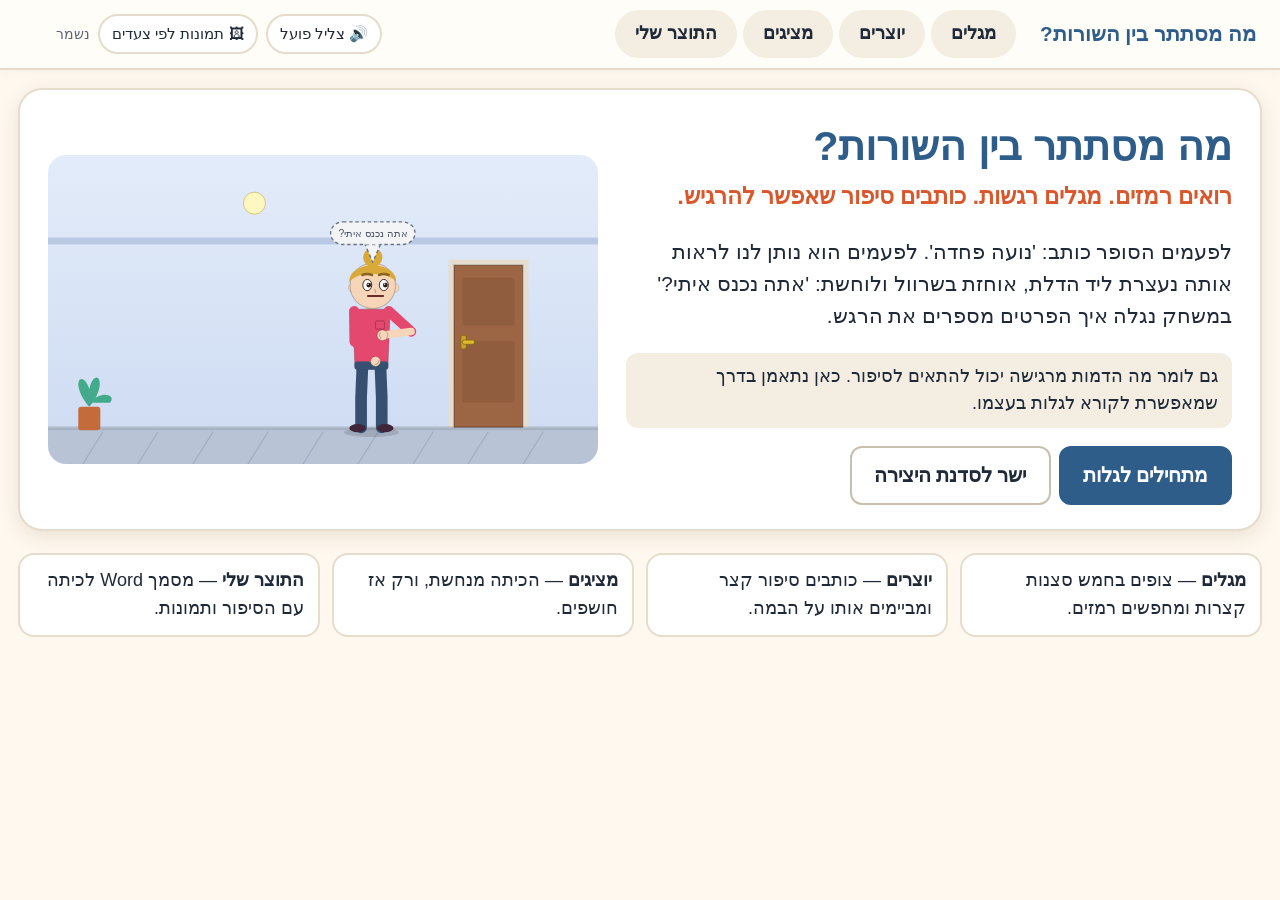
<file: backup/v1-animated-workshop/index.html>
<!doctype html>
<html lang="he" dir="rtl">
<head>
<meta charset="utf-8">
<meta name="viewport" content="width=device-width, initial-scale=1">
<title>מה מסתתר בין השורות?</title>
<meta name="description" content="משחק כתיבה: רואים רמזים, מגלים רגשות, כותבים סיפור שאפשר להרגיש.">
<style>
:root{--bg:#fff8ee;--paper:#ffffff;--ink:#1f2937;--muted:#5b6472;--line:#e6dccb;--pri:#2f5d8a;--pri-ink:#fff;--acc:#d9572b;--ok:#1f7a5c;--warn:#9a5b00;--soft:#f3ede2;--focus:#ffb703;--chip:#eef3f8;--chip-on:#2f5d8a;--shadow:0 6px 20px rgba(60,40,10,.10)}
*{box-sizing:border-box}
html{font-size:18px}
body{margin:0;background:var(--bg);color:var(--ink);font-family:"Segoe UI","Arial Hebrew",Arial,"Noto Sans Hebrew",sans-serif;line-height:1.55}
button,input,textarea{font:inherit;color:inherit}
:focus-visible{outline:4px solid var(--focus);outline-offset:2px;border-radius:8px}
.sr{position:absolute;width:1px;height:1px;overflow:hidden;clip:rect(0 0 0 0);white-space:nowrap}
.topbar{position:sticky;top:0;z-index:20;display:flex;flex-wrap:wrap;align-items:center;gap:10px 18px;padding:10px 18px;background:#fffdf8;border-bottom:2px solid var(--line);box-shadow:0 2px 10px rgba(0,0,0,.04)}
.brand{background:none;border:0;font-weight:800;font-size:1.15rem;color:var(--pri);cursor:pointer;padding:6px}
.tabs{display:flex;gap:6px;flex-wrap:wrap}
.tabs button{border:2px solid transparent;background:var(--soft);border-radius:999px;padding:8px 18px;font-weight:700;cursor:pointer;min-height:44px}
.tabs button[aria-current="page"]{background:var(--pri);color:#fff}
.tools{display:flex;gap:8px;align-items:center;margin-inline-start:auto;flex-wrap:wrap}
.tools button{border:2px solid var(--line);background:#fff;border-radius:999px;padding:6px 12px;cursor:pointer;min-height:40px;font-size:.85rem}
.tools button[aria-pressed="true"]{border-color:var(--pri);background:#e4edf6}
#saveStatus{font-size:.8rem;color:var(--muted);min-width:5em}
#banner[hidden]{display:none}
#banner{background:#fff3cd;border-bottom:2px solid #e9c46a;padding:10px 18px;display:flex;gap:12px;align-items:center;flex-wrap:wrap}
main{max-width:1500px;margin:0 auto;padding:18px 18px 60px;outline:none}
h1{font-size:2.3rem;margin:.2em 0;color:var(--pri);line-height:1.2}
h2{font-size:1.5rem;margin:.2em 0 .4em}
h3{font-size:1.15rem;margin:1.1em 0 .4em}
h4{margin:.9em 0 .3em}
.small{font-size:.85rem;color:var(--muted)}
.muted{color:var(--muted)}
.row{display:flex;flex-wrap:wrap;gap:8px;align-items:center}
.row.center{justify-content:center;margin:12px 0}
.btn{border:2px solid #c9bfae;background:#fff;border-radius:12px;padding:9px 16px;cursor:pointer;font-weight:600;min-height:44px;transition:transform .05s}
.btn:hover:not(:disabled){border-color:var(--pri)}
.btn:active:not(:disabled){transform:translateY(1px)}
.btn.primary{background:var(--pri);border-color:var(--pri);color:#fff}
.btn.primary:hover:not(:disabled){background:#244a6f}
.btn.big{font-size:1.1rem;padding:12px 22px;min-height:52px}
.btn.small{padding:6px 12px;font-size:.9rem;min-height:40px}
.btn.tiny{padding:3px 10px;font-size:.85rem;min-height:36px;border-radius:9px}
.btn:disabled{opacity:.45;cursor:not-allowed}
.chip{border:2px solid #c8d3df;background:var(--chip);border-radius:999px;padding:6px 14px;cursor:pointer;min-height:40px;font-size:.92rem}
.chip.on{background:var(--chip-on);border-color:var(--chip-on);color:#fff;font-weight:700}
.chip.on::before{content:"✓ "}
.chip:disabled{opacity:.5;cursor:not-allowed}
input:not([type]),input[type=text],textarea{width:100%;border:2px solid #cfc5b4;border-radius:12px;padding:10px 12px;background:#fff;font-size:1rem}
textarea{resize:vertical;min-height:2.8em}
label.q,.q{display:block;font-weight:700;margin:.9em 0 .3em}
.checkline{display:flex;gap:10px;align-items:flex-start;margin:.5em 0;cursor:pointer}
.checkline input{width:22px;height:22px;flex:none;margin-top:3px}
.card{background:var(--paper);border:2px solid var(--line);border-radius:18px;padding:16px 18px;box-shadow:var(--shadow)}
.grid2{display:grid;grid-template-columns:1fr 1fr;gap:16px}
/* בית */
.hero{display:grid;grid-template-columns:1.1fr 1fr;gap:28px;align-items:center;background:#fff;border-radius:24px;padding:24px 28px;box-shadow:var(--shadow);border:2px solid var(--line)}
.sub{font-size:1.25rem;font-weight:700;color:var(--acc);margin:.2em 0 .8em}
.lead{font-size:1.15rem}
.note{background:var(--soft);border-radius:12px;padding:10px 14px}
.hero>*{min-width:0}
.hero-svg{width:100%;height:auto;border-radius:18px;display:block}
main:focus,main:focus-visible{outline:none}
body{overflow-x:clip}
.road{display:grid;grid-template-columns:repeat(4,1fr);gap:12px;padding:0;list-style:none;margin:22px 0;counter-reset:r}
.road li{background:#fff;border:2px solid var(--line);border-radius:16px;padding:12px 14px}
/* במה */
.work{display:grid;grid-template-columns:minmax(0,1.55fr) minmax(330px,1fr);gap:20px;align-items:start}
.stage-col{position:sticky;top:78px}
.stage-frame{background:#fff;border-radius:18px;border:3px solid #d9cdb8;overflow:hidden;box-shadow:var(--shadow)}
.stage{display:block;line-height:0}
.stage svg{width:100%;height:auto;display:block}
.stage:focus-visible{outline:4px solid var(--focus);outline-offset:-4px}
.controls{display:flex;flex-wrap:wrap;gap:8px;align-items:center;margin-top:10px}
.controls .pp{min-width:9.5em}
.scrub{flex:1 1 140px;min-width:120px;accent-color:var(--pri);height:30px}
.steplabel{font-weight:700;color:var(--pri)}
.stage-extra{margin-top:10px}
.panel{background:#fff;border:2px solid var(--line);border-radius:18px;padding:16px 18px;box-shadow:var(--shadow);min-height:300px}
.context{font-size:1.1rem;background:var(--soft);border-radius:12px;padding:10px 14px}
.mainact{display:flex;flex-wrap:wrap;gap:10px;align-items:center;margin-top:18px;padding-top:12px;border-top:2px dashed var(--line)}
/* מגלים */
.learn-top{display:flex;flex-wrap:wrap;gap:14px 24px;align-items:center;justify-content:space-between;margin-bottom:14px}
.progress{display:flex;gap:12px;align-items:center}
.plabel{font-weight:800;font-size:1.15rem}
.dots{display:flex;gap:6px}
.dot{width:40px;height:40px;border-radius:50%;border:2px solid #c9bfae;background:#fff;font-weight:800;cursor:pointer}
.dot.cur{border-color:var(--pri);box-shadow:0 0 0 3px #cfe0f0}
.dot.done{background:#e3f2ec;border-color:var(--ok)}
.dot.done::after{content:"✓";font-size:.7em;margin-inline-start:1px}
.cardsbox{display:flex;align-items:center;gap:8px;flex-wrap:wrap}
.mcards{display:flex;gap:6px;list-style:none;margin:0;padding:0;flex-wrap:wrap}
.mcard{width:96px;min-height:56px;border:2px dashed #c9bfae;border-radius:10px;padding:4px 6px;background:#fff;display:flex;flex-direction:column;font-size:.75rem;line-height:1.25}
.mcard .mc-name{font-weight:800;font-size:.95rem}
.mcard.got{border-style:solid;border-color:var(--acc);background:#fff1ea}
.mcard:not(.got) .mc-q{color:#9a9a9a}
.moments{display:grid;grid-template-columns:repeat(auto-fill,minmax(120px,1fr));gap:8px}
.moment{border:3px solid #ddd;border-radius:12px;background:#fff;padding:3px;cursor:pointer;display:flex;flex-direction:column;align-items:center;gap:2px;font-size:.85rem}
.moment svg{width:100%;height:auto;border-radius:8px}
.moment.on{border-color:var(--acc);background:#fff1ea;font-weight:800}
.moment.on span::before{content:"✓ "}
.hintbox{margin-top:12px}
.hint{background:#fffbe6;border-inline-start:5px solid #e9c46a;padding:6px 10px;border-radius:8px;margin:.4em 0}
.rtabs{display:flex;flex-wrap:wrap;gap:6px;margin-bottom:10px}
.rtab{border:2px solid var(--line);background:var(--soft);border-radius:10px;padding:6px 10px;cursor:pointer;font-weight:700;min-height:40px;font-size:.9rem}
.rtab.on{background:var(--acc);border-color:var(--acc);color:#fff}
.compare{display:grid;grid-template-columns:1fr 1fr;gap:12px}
.compare .card{padding:12px 14px}
.compare .mine{border-color:#8fb3d9}
.compare .author{border-color:#e7a27f;background:#fffaf6}
.compare h3{margin-top:0;font-size:1rem}
.ans{font-size:1.1rem;font-weight:700}
.minis{display:flex;gap:6px;flex-wrap:wrap}
.mini{display:flex;flex-direction:column;align-items:center;font-size:.75rem}
.mini svg{border-radius:6px;border:1px solid #ddd}
.tellshow{background:var(--soft);border-radius:12px;padding:10px 14px;margin-top:12px}
.tellshow p{margin:.3em 0}
blockquote.para{font-size:1.15rem;line-height:2;background:#fffdf7;border-inline-start:6px solid var(--acc);margin:10px 0;padding:10px 16px;border-radius:10px}
.small-para{font-size:1.02rem}
.clue{background:#ffe8a8;border:0;border-bottom:3px solid #d99a00;border-radius:6px;padding:0 4px;cursor:pointer;font-weight:700;font-size:inherit;line-height:1.7}
.clue.on{background:#ffd166;outline:3px solid #d99a00}
.explain{min-height:64px;background:#f4f8fc;border-radius:12px;padding:6px 14px}
.big-note{font-weight:800;font-size:1.1rem;color:var(--pri)}
.cardgot{background:#fff1ea;border:2px solid var(--acc);border-radius:12px;padding:8px 12px}
/* יוצרים */
.create-head{display:flex;flex-wrap:wrap;gap:8px 18px;align-items:center}
.create-head h2{margin:0}
.lead2{font-weight:600;margin:.3em 0}
.challenge{margin-inline-start:auto}
.challenge.on{background:#fff1ea;border-color:var(--acc)}
.steps{display:flex;flex-wrap:wrap;gap:6px;margin:12px 0}
.stepb{border:2px solid var(--line);background:#fff;border-radius:12px;padding:8px 14px;font-weight:700;cursor:pointer;min-height:44px}
.stepb.on{background:var(--pri);border-color:var(--pri);color:#fff}
.chars{display:grid;grid-template-columns:repeat(6,1fr);gap:8px}
.charcard{border:3px solid #ddd;border-radius:14px;background:#fff;padding:4px;cursor:pointer;display:flex;flex-direction:column;align-items:center;font-weight:700}
.charcard.on{border-color:var(--acc);background:#fff1ea}
.charcard svg{width:100%;max-width:64px;height:auto}
details.private,details.unsupported{background:#f6f1fb;border:2px solid #d7c8ec;border-radius:14px;padding:8px 14px;margin-top:16px}
details summary{cursor:pointer;font-weight:800;min-height:36px;display:flex;align-items:center}
.examples{margin-top:16px;background:#fdf6ec;border:2px solid #f0d9b5;border-radius:14px;padding:6px 14px 12px}
.ex{border-top:1px dashed #e3c89a;padding:8px 0}
.extext{font-size:1.05rem;margin:.2em 0}
.sents{list-style:none;padding:0;margin:0;display:flex;flex-direction:column;gap:10px}
.sent{background:#fffdf8;border:2px solid var(--line);border-radius:14px;padding:10px 12px}
.sent label{font-weight:800}
.sent.active{border-color:var(--acc);box-shadow:0 0 0 4px #ffd8c7}
.sent-tools{display:flex;flex-wrap:wrap;gap:6px;align-items:center;margin-top:6px}
.st{font-size:.82rem;padding:3px 10px;border-radius:999px;border:2px solid;font-weight:700}
.st-none{border-color:#c9bfae;color:#6b6152;background:#fbf8f2;border-style:dashed}
.st-narr{border-color:#9aa5b8;color:#3f4b5e}
.st-draft{border-color:#e9c46a;color:#7a5a00;background:#fffbe6}
.st-recheck{border-color:#e76f51;color:#9d2c12;background:#fff1ec}
.st-recheck::before{content:"⚠ "}
.st-ok{border-color:var(--ok);color:var(--ok);background:#eaf6f1}
.st-ok::before{content:"✓ "}
.emo-note{background:#fffbe6;border-radius:10px;padding:6px 10px;margin:.4em 0 0;font-size:.92rem}
.prompts{background:var(--soft);border-radius:12px;padding:8px 30px}
.para-preview{background:#fffdf7;border:2px dashed var(--line);border-radius:12px;padding:10px 14px;font-size:1.08rem;white-space:pre-wrap}
.stext{white-space:pre-wrap}
.big-s{font-size:1.15rem;font-weight:600}
.desc{margin:.3em 0 0}
.side-by-side{display:grid;grid-template-columns:1fr 1fr;gap:10px;background:var(--soft);border-radius:12px;padding:6px 12px;margin:10px 0}
.side-by-side h4{margin:.3em 0}
.grp{display:flex;gap:10px;align-items:flex-start;margin:6px 0}
.glab{flex:none;width:4.6em;font-weight:700;padding-top:8px;font-size:.92rem}
.chosen{background:#eef5fb;border-radius:12px;padding:6px 30px}
.chosen li{margin:4px 0;display:flex;flex-wrap:wrap;gap:6px;align-items:center}
.dirs{margin-inline-start:6px}
.speech-pick{background:#fff;border:2px solid #222;border-radius:16px;padding:6px 12px;display:inline-block}
.warn{color:#9d2c12;font-weight:700}
.notes{background:#fffbe6;border-radius:10px;padding:6px 30px;font-size:.9rem}
.checks{list-style:none;padding:0}
.versions{display:grid;grid-template-columns:1fr 1fr;gap:10px;margin:10px 0}
#stageNote{margin-top:6px;font-weight:700;color:var(--acc)}
/* מציגים */
.present{background:var(--bg);padding:4px}
.present:fullscreen{overflow:auto;padding:20px}
.present-head{display:flex;flex-wrap:wrap;justify-content:space-between;align-items:center;gap:10px}
.present-head h2{font-size:2rem;margin:0}
.present-stage{max-width:1100px;margin:10px auto 0}
.story-text{max-width:1100px;margin:10px auto;font-size:1.45rem;line-height:1.9;background:#fff;border-radius:16px;padding:12px 20px;border:2px solid var(--line);white-space:pre-wrap}
.story-text span.active{background:#ffe8a8;box-shadow:0 0 0 3px #ffe8a8;border-radius:6px}
.present-cols{max-width:1100px;margin:14px auto;display:grid;grid-template-columns:1fr 1fr;gap:16px}
.reveal-feel{font-size:1.5rem;font-weight:800;color:var(--acc)}
/* תוצר */
.product .card{margin-bottom:16px}
.download{border-color:var(--pri)}
.filebtn{position:relative;overflow:hidden;display:inline-flex;align-items:center}
.filebtn input{position:absolute;inset:0;opacity:0;cursor:pointer;width:100%}
.filebtn:focus-within{outline:4px solid var(--focus)}
/* חלון */
#modal[hidden]{display:none}
.modal-back{position:fixed;inset:0;background:rgba(0,0,0,.45);display:flex;align-items:center;justify-content:center;z-index:50;padding:16px}
.modal{background:#fff;border-radius:18px;padding:20px 22px;max-width:440px;box-shadow:0 20px 50px rgba(0,0,0,.3);font-size:1.05rem}
#toast{position:fixed;bottom:18px;left:50%;transform:translateX(-50%) translateY(120px);background:#1f2937;color:#fff;padding:10px 18px;border-radius:12px;transition:transform .25s;z-index:60;max-width:90vw}
#toast.on{transform:translateX(-50%) translateY(0)}
@media (prefers-reduced-motion:reduce){#toast{transition:none}}
@media (max-width:1100px){.work{grid-template-columns:1fr}.stage-col{position:static}.chars{grid-template-columns:repeat(3,1fr)}}
@media (max-width:760px){html{font-size:17px}.hero{grid-template-columns:1fr}.road{grid-template-columns:1fr 1fr}.grid2,.compare,.present-cols,.versions,.side-by-side{grid-template-columns:1fr}.tools{margin-inline-start:0}h1{font-size:1.8rem}}
@media print{.topbar,.controls,#banner{display:none}}

</style>
</head>
<body>
<header class="topbar">
  <button class="brand" data-go="home" type="button">מה מסתתר בין השורות?</button>
  <nav class="tabs" aria-label="אזורי המשחק">
    <button type="button" data-go="learn">מגלים</button>
    <button type="button" data-go="create">יוצרים</button>
    <button type="button" data-go="present">מציגים</button>
    <button type="button" data-go="product">התוצר שלי</button>
  </nav>
  <div class="tools">
    <button type="button" id="muteBtn" aria-pressed="false">🔊 צליל פועל</button>
    <button type="button" id="stepsBtn" aria-pressed="false">🖼 תמונות לפי צעדים</button>
    <span id="saveStatus" role="status"></span>
  </div>
</header>
<div id="banner" hidden></div>
<main id="app" tabindex="-1"></main>
<div id="live" class="sr" aria-live="polite"></div>
<div id="toast" aria-hidden="true"></div>
<div id="modal" hidden></div>
<script>
/* ---- engine.js ---- */
'use strict';
/* =====================================================================
   מנוע במה: ציר זמן דטרמיניסטי -> מצב -> SVG
   כל רגע בסרט הוא פונקציה טהורה של הזמן t, ולכן עצירה, קפיצה לרגע
   והפקת תמונה לוורד משחזרים בדיוק את אותו מצב.
   ===================================================================== */
const W = 800, H = 450, GROUND = 400;
const L1 = 44, L2 = 42;               // אורך זרוע עליונה / אמה
const clamp = (v, a, b) => v < a ? a : v > b ? b : v;
const lerp = (a, b, k) => a + (b - a) * k;
const f1 = v => Math.round(v * 10) / 10;
const DEG = Math.PI / 180;
const EASE = {
  lin: k => k,
  io: k => k < .5 ? 2 * k * k : 1 - Math.pow(-2 * k + 2, 2) / 2,
  out: k => 1 - Math.pow(1 - k, 3),
  in: k => k * k * k,
  bounce: k => { const n = 7.5625, d = 2.75;
    if (k < 1 / d) return n * k * k;
    if (k < 2 / d) return n * (k -= 1.5 / d) * k + .75;
    if (k < 2.5 / d) return n * (k -= 2.25 / d) * k + .9375;
    return n * (k -= 2.625 / d) * k + .984375; },
  back: k => { const c1 = 1.70158, c3 = c1 + 1; return 1 + c3 * Math.pow(k - 1, 3) + c1 * Math.pow(k - 1, 2); }
};
function esc(s) { return String(s).replace(/[&<>"']/g, c => ({ '&': '&amp;', '<': '&lt;', '>': '&gt;', '"': '&quot;', "'": '&#39;' }[c])); }

/* ---------------- דמויות ---------------- */
const CHARS = {
  uri:   { name: 'אורי',  g: 'm', skin: '#f2c48d', hair: '#5b3a1e', style: 'short', shirt: '#3a86ff', pants: '#33415c', shoe: '#2b2b2b', detail: 'pocket' },
  maya:  { name: 'מאיה',  g: 'f', skin: '#dfa86b', hair: '#2b1b12', style: 'pony',  shirt: '#ff7b54', pants: '#2a7f78', shoe: '#5c2a1e', detail: 'collar' },
  eitan: { name: 'איתן',  g: 'm', skin: '#b97a45', hair: '#1d1d1d', style: 'curly', shirt: '#3c9d6e', pants: '#3d405b', shoe: '#222',    detail: 'stripe', glasses: true },
  lia:   { name: 'ליה',   g: 'f', skin: '#ffdcb5', hair: '#b5482a', style: 'long',  shirt: '#8e57d8', pants: '#264653', shoe: '#3a2a4a', detail: 'collar' },
  noam:  { name: 'נועם',  g: 'm', skin: '#8d5a3b', hair: '#1a1110', style: 'buzz',  shirt: '#f4a261', pants: '#2b2d42', shoe: '#1e1e1e', detail: 'stripe' },
  noa:   { name: 'נועה',  g: 'f', skin: '#f6d5b8', hair: '#d9a93a', style: 'bun',   shirt: '#e5486e', pants: '#355070', shoe: '#40263a', detail: 'pocket' }
};
const CHAR_ORDER = ['uri', 'maya', 'eitan', 'lia', 'noam', 'noa'];

function charBase(x) {
  return { 'c.x': x, 'c.y': 0, 'c.sit': 0, 'c.lean': 0, 'c.turn': 0, 'c.sh': 0, 'c.tilt': 0, 'c.down': 0,
    'c.lx': 0, 'c.ly': 0, 'c.wide': 0, 'c.close': 0, 'c.bup': 0, 'c.bin': 0, 'c.smile': 0, 'c.open': 0, 'c.tight': 0,
    'c.aAs': 10, 'c.aAe': 6, 'c.aAf': 0, 'c.aAsl': 0, 'c.aApt': 0, 'c.aBs': 10, 'c.aBe': 6, 'c.aBf': 0, 'c.aBsl': 0, 'c.aBpt': 0,
    'c.walk': 0, 'c.wamp': 1, 'c.puff': 0, 'c.scale': 1 };
}

function rotP(px, py, cx, cy, deg) {
  if (!deg) return [px, py];
  const r = deg * DEG, c = Math.cos(r), s = Math.sin(r), dx = px - cx, dy = py - cy;
  return [cx + dx * c - dy * s, cy + dx * s + dy * c];
}
function armPts(sx, sy, s, e, mir) {
  const r = s * DEG, f = (s - e) * DEG;
  const ex = sx + mir * (-Math.sin(r)) * L1, ey = sy + Math.cos(r) * L1;
  const hx = ex + mir * (-Math.sin(f)) * L2, hy = ey + Math.cos(f) * L2;
  return [ex, ey, hx, hy];
}
/* קינמטיקה: מיקומי מפרקים במרחב הדמות ובעולם */
function kin(s) {
  const sit = s['c.sit'], sh = s['c.sh'], lean = s['c.lean'];
  const hipY = -95 + 38 * sit;
  const shY = hipY - 78 - 6 * sh;
  const P = (x, y) => rotP(x, y, 0, hipY, lean);
  const a = armPts(-25, shY, s['c.aAs'], s['c.aAe'], 1);
  const b = armPts(25, shY, s['c.aBs'], s['c.aBe'], -1);
  const headY = hipY - 78 - 37 + (sh < 0 ? -5 * sh : 0) + s['c.down'] * 5;
  const X = s['c.x'], Y = GROUND + s['c.y'], sc = s['c.scale'];
  const Wd = p => [X + p[0] * sc, Y + p[1] * sc];
  const K = { hipY, shY, sA: P(-25, shY), eA: P(a[0], a[1]), hA: P(a[2], a[3]), sB: P(25, shY), eB: P(b[0], b[1]), hB: P(b[2], b[3]), head: P(s['c.turn'] * 4, headY) };
  K.hAW = Wd(K.hA); K.hBW = Wd(K.hB); K.headW = Wd(K.head); K.sAW = Wd(K.sA); K.sBW = Wd(K.sB);
  K.W = Wd;
  return K;
}
/* IK דו־מפרקי. מחזיר זוויות כתף/מרפק לפגיעה ביעד בעולם */
function ikWorld(s, side, wx, wy) {
  const K = kin(s), sc = s['c.scale'];
  let lx = (wx - s['c.x']) / sc, ly = (wy - GROUND - s['c.y']) / sc;
  [lx, ly] = rotP(lx, ly, 0, K.hipY, -s['c.lean']);
  const mir = side === 'A' ? 1 : -1, sx = mir * -25, sy = K.shY;
  const dx = (lx - sx) * mir, dy = ly - sy;
  let d = Math.hypot(dx, dy); d = clamp(d, Math.abs(L1 - L2) + 2, L1 + L2 - 0.5);
  const th = Math.atan2(-dx, dy);
  const al = Math.acos(clamp((L1 * L1 + d * d - L2 * L2) / (2 * L1 * d), -1, 1));
  const be = Math.acos(clamp((L2 * L2 + d * d - L1 * L1) / (2 * L2 * d), -1, 1));
  let sA = (th + al) / DEG; const fA = (th - be) / DEG;
  let e = sA - fA;
  if (sA < -120) sA += 360;
  if (sA > 260) sA -= 360;
  return { s: sA, e };
}

/* ---------------- ציר זמן ---------------- */
function computeState(tl, t) {
  if (tl._dirty) { tl.segs.sort((a, b) => a.at - b.at); tl._dirty = false; }
  const s = Object.assign({}, tl.base);
  for (const g of tl.segs) {
    if (g.at > t + 1e-9) break;
    const k = g.dur <= 0 ? 1 : clamp((t - g.at) / g.dur, 0, 1);
    const e = (EASE[g.ease] || EASE.io)(k);
    for (const key in g.set) {
      const to = g.set[key];
      if (typeof to === 'number') { const from = s[key] === undefined ? to : s[key]; s[key] = from + (to - from) * e; }
      else if (k >= 1) s[key] = to;
    }
  }
  return s;
}
function propPos(s, K, key) {
  let x = s[key + '.x'], y = s[key + '.y'];
  const h = s[key + '.h'] || 0;
  if (h > 0) {
    const hw = s[key + '.side'] === 'A' ? K.hAW : K.hBW;
    x = lerp(x, hw[0] + (s[key + '.ox'] || 0), h);
    y = lerp(y, hw[1] + (s[key + '.oy'] || 0), h);
  }
  return [x, y];
}
class TL {
  constructor(base) { this.base = Object.assign({}, base); this.segs = []; this.bubbles = []; this.sounds = []; this.keys = []; this.dur = 0; this._dirty = true; }
  to(at, dur, set, ease) { this.segs.push({ at, dur: Math.max(0, dur), set, ease: ease || 'io' }); this._dirty = true; this.dur = Math.max(this.dur, at + Math.max(0, dur)); return this; }
  st(t) { return computeState(this, t); }
  hold(t) { this.dur = Math.max(this.dur, t); return this; }
  key(t) { this.keys.push(t); return this; }
  look(at, dur, o, ease) { const m = { turn: 'c.turn', lx: 'c.lx', ly: 'c.ly', tilt: 'c.tilt', down: 'c.down' }; const set = {}; for (const k in o) set[m[k]] = o[k]; return this.to(at, dur, set, ease); }
  face(at, dur, o, ease) { const set = {}; for (const k in o) set['c.' + k] = o[k]; return this.to(at, dur, set, ease); }
  body(at, dur, o, ease) { const set = {}; for (const k in o) set['c.' + k] = o[k]; return this.to(at, dur, set, ease); }
  armRaw(at, dur, side, s, e, ease, extra) { const set = Object.assign({}, extra || {}); set['c.a' + side + 's'] = s; set['c.a' + side + 'e'] = e; return this.to(at, dur, set, ease); }
  armTo(at, dur, side, wx, wy, ease, extra) {
    const st = computeState(this, at + dur);
    const r = ikWorld(st, side, wx, wy);
    return this.armRaw(at, dur, side, r.s, r.e, ease, extra);
  }
  initArm(side, wx, wy) { const r = ikWorld(computeState(this, 0), side, wx, wy); this.base['c.a' + side + 's'] = r.s; this.base['c.a' + side + 'e'] = r.e; return this; }
  hand(at, dur, side, fist) { return this.to(at, dur, { ['c.a' + side + 'f']: fist }); }
  walk(at, dur, toX, cycles, ease) { const st = computeState(this, at); return this.to(at, dur, { 'c.x': toX, 'c.walk': st['c.walk'] + cycles }, ease || 'lin'); }
  attach(at, key, side, dur) {
    const st = computeState(this, at), K = kin(st), hw = side === 'A' ? K.hAW : K.hBW, p = propPos(st, K, key);
    this.to(at, 0, { [key + '.side']: side, [key + '.ox']: p[0] - hw[0], [key + '.oy']: p[1] - hw[1] });
    return this.to(at, dur || 0.12, { [key + '.h']: 1 });
  }
  detach(at, key, dur) {
    const st = computeState(this, at), K = kin(st), p = propPos(st, K, key);
    this.to(at, 0, { [key + '.x']: p[0], [key + '.y']: p[1] });
    return this.to(at, dur || 0.12, { [key + '.h']: 0 });
  }
  grip(at, dur, key, ox, oy, ease) { return this.to(at, dur, { [key + '.ox']: ox, [key + '.oy']: oy }, ease); }
  say(at, text, o) { const b = Object.assign({ at, text, who: 'c', style: 'normal', cps: 15 }, o || {}); b.full = b.at + revealTime(b); b.until = b.until || (b.full + (b.hold || 2)); this.bubbles.push(b); this.dur = Math.max(this.dur, b.until); return b; }
  snd(at, name, vol) { this.sounds.push({ at, name, vol: vol == null ? 1 : vol }); return this; }
  talk(t0, t1, amp, end) {
    amp = amp == null ? .35 : amp; const step = .13; let on = true;
    for (let t = t0; t < t1 - step; t += step) { this.to(t, step, { 'c.open': on ? amp : amp * .25 }); on = !on; }
    return this.to(Math.max(t0, t1 - step), step, { 'c.open': end || 0 });
  }
}
function revealTime(b) {
  if (b.reveal === 'words') return (b.gaps && b.gaps.length) ? b.gaps[b.gaps.length - 1] + .3 : .3;
  return Math.max(.3, [...String(b.text)].length / (b.cps || 15));
}
function bubbleStates(tl, t) {
  const out = [];
  for (const b of tl.bubbles) {
    if (t < b.at || t >= b.until) continue;
    const chars = [...String(b.text)];
    let n;
    if (b.reveal === 'words') {
      const words = String(b.text).split(' ');
      let k = 0; (b.gaps || []).forEach((g, i) => { if (t - b.at >= g) k = i + 1; });
      n = [...words.slice(0, k).join(' ')].length;
    } else n = Math.floor((t - b.at) * (b.cps || 15)) + 1;
    out.push({ b, n: clamp(n, 0, chars.length) });
  }
  return out;
}

/* ---------------- ציור הדמות ---------------- */
function hairSVG(A, part) {
  const c = A.hair, st = A.style;
  if (part === 'back') {
    if (st === 'long') return `<path d="M-37,-8 C-46,26 -42,50 -33,62 L33,62 C42,50 46,26 37,-8 Z" fill="${c}"/>`;
    if (st === 'pony') return `<ellipse cx="33" cy="10" rx="11" ry="25" transform="rotate(-18 33 10)" fill="${c}"/><rect x="26" y="-14" width="12" height="7" rx="3" fill="#e9c46a"/>`;
    return '';
  }
  if (st === 'short') return `<path d="M-35,-2 C-38,-38 -14,-46 4,-43 C25,-42 39,-28 35,-2 C31,-20 20,-27 6,-24 C-8,-28 -24,-19 -35,-2Z" fill="${c}"/>`;
  if (st === 'buzz') return `<path d="M-33,-9 C-30,-38 30,-38 33,-9 C25,-25 -25,-25 -33,-9Z" fill="${c}" opacity=".92"/>`;
  if (st === 'curly') { let o = ''; for (let i = 0; i <= 8; i++) { const a = (195 + i * 18.75) * DEG; o += `<circle cx="${f1(Math.cos(a) * 31)}" cy="${f1(Math.sin(a) * 31 - 2)}" r="11.5" fill="${c}"/>`; } return o; }
  if (st === 'pony') return `<path d="M-35,-1 C-38,-38 -10,-46 6,-43 C27,-41 39,-26 35,-1 C30,-17 14,-29 -2,-25 C-14,-22 -27,-14 -35,-1Z" fill="${c}"/>`;
  if (st === 'long') return `<path d="M-36,4 C-40,-38 -12,-46 4,-44 C26,-43 40,-30 36,4 C33,-14 24,-24 10,-26 C2,-16 -16,-20 -26,-12 C-30,-6 -33,-2 -36,4Z" fill="${c}"/>`;
  if (st === 'bun') return `<circle cx="0" cy="-41" r="14" fill="${c}"/><path d="M-34,-4 C-37,-38 37,-38 34,-4 C28,-22 -28,-22 -34,-4Z" fill="${c}"/>`;
  return '';
}
function handSVG(x, y, ang, fist, pt, skin) {
  const d = '#00000040';
  let o = `<g transform="translate(${f1(x)},${f1(y)}) rotate(${f1(ang)})">`;
  if (pt > .05) o += `<rect x="-2.6" y="2" width="5.2" height="${f1(6 + 9 * pt)}" rx="2.6" fill="${skin}" stroke="${d}" stroke-width="1"/>`;
  const r = lerp(8.6, 7.2, fist);
  o += `<circle cx="0" cy="0" r="${f1(r)}" fill="${skin}" stroke="${d}" stroke-width="1.2"/>`;
  if (fist > .5) o += `<path d="M-4.5,2.5 Q0,5.5 4.5,2.5" stroke="${d}" stroke-width="1.4" fill="none"/>`;
  else o += `<ellipse cx="-7" cy="-1" rx="3" ry="4.5" fill="${skin}" stroke="${d}" stroke-width="1"/><path d="M-3,6.5 L-3,9.5 M0.5,7 L0.5,10.5 M4,6.5 L4,9.5" stroke="${skin}" stroke-width="2.6" stroke-linecap="round"/>`;
  return o + '</g>';
}
function armSVG(S, E, Hh, A, sleeve, fist, pt) {
  const skin = A.skin;
  let o = `<path d="M${f1(S[0])},${f1(S[1])} L${f1(E[0])},${f1(E[1])}" stroke="${A.shirt}" stroke-width="15" stroke-linecap="round"/>`;
  o += `<path d="M${f1(E[0])},${f1(E[1])} L${f1(Hh[0])},${f1(Hh[1])}" stroke="${skin}" stroke-width="11" stroke-linecap="round"/>`;
  if (sleeve > .02) { const m = [lerp(E[0], Hh[0], .85 * sleeve), lerp(E[1], Hh[1], .85 * sleeve)]; o += `<path d="M${f1(E[0])},${f1(E[1])} L${f1(m[0])},${f1(m[1])}" stroke="${A.shirt}" stroke-width="14" stroke-linecap="round"/>`; }
  const ang = Math.atan2(Hh[1] - E[1], Hh[0] - E[0]) / DEG - 90;
  return o + handSVG(Hh[0], Hh[1], ang, fist, pt, skin);
}
function mouthSVG(s, fx, fy) {
  const sm = s['c.smile'], op = s['c.open'], ti = s['c.tight'];
  const w = 22 * (1 - .42 * ti) * (1 + .12 * Math.max(0, sm));
  const cy = 15 + fy, cl = -sm * 4.5;
  let o = '';
  if (op < .06) {
    o = `<path d="M${f1(fx - w / 2)},${f1(cy + cl)} Q${f1(fx)},${f1(cy + sm * 8 * (1 - ti))} ${f1(fx + w / 2)},${f1(cy + cl)}" stroke="#6b2b2b" stroke-width="${f1(3 + ti)}" fill="none" stroke-linecap="round"/>`;
  } else {
    const ow = w * (1 - .25 * op * (1 - Math.max(0, sm)));
    o = `<path d="M${f1(fx - ow / 2)},${f1(cy + cl)} Q${f1(fx)},${f1(cy + sm * 3 - op * 3)} ${f1(fx + ow / 2)},${f1(cy + cl)} Q${f1(fx)},${f1(cy + sm * 7 + op * 15)} ${f1(fx - ow / 2)},${f1(cy + cl)}Z" fill="#7a2630" stroke="#5a1a20" stroke-width="1.5"/>`;
    if (op > .3) o += `<ellipse cx="${f1(fx)}" cy="${f1(cy + op * 7 + sm * 3)}" rx="${f1(ow * .22)}" ry="${f1(op * 2.6)}" fill="#e07a7a"/>`;
  }
  if (ti > .3) o += `<g stroke="#00000055" stroke-width="1.6" fill="none" opacity="${f1(ti)}"><path d="M${f1(fx - 21)},${f1(cy - 2)} q-3,5 0,9"/><path d="M${f1(fx + 21)},${f1(cy - 2)} q3,5 0,9"/><path d="M${f1(fx - 4)},${f1(cy + 9)} q4,2 8,0"/></g>`;
  return o;
}
function headSVG(s, A, K) {
  const turn = s['c.turn'], fx = turn * 8, fy = s['c.down'] * 3.5;
  const wide = s['c.wide'], close = s['c.close'];
  let o = `<g transform="translate(${f1(K.head[0])},${f1(K.head[1])}) rotate(${f1(s['c.tilt'] + s['c.lean'] * .3)})">`;
  o += `<circle cx="${f1(-31 + Math.max(0, turn) * 5)}" cy="3" r="7" fill="${A.skin}" stroke="#00000030"/><circle cx="${f1(31 + Math.min(0, turn) * 5)}" cy="3" r="7" fill="${A.skin}" stroke="#00000030"/>`;
  o += `<circle cx="0" cy="0" r="33" fill="${A.skin}" stroke="#00000035" stroke-width="1.5"/>`;
  o += hairSVG(A, 'front');
  for (const sg of [-1, 1]) {
    const ex = fx + sg * 12, ey = -1 + fy;
    const rx = 6 * (1 + .3 * wide), ry = 7.2 * (1 + .45 * wide) * (1 - close);
    if (close > .8) o += `<path d="M${f1(ex - 6)},${f1(ey + 1)} Q${f1(ex)},${f1(ey + 4)} ${f1(ex + 6)},${f1(ey + 1)}" stroke="#3b2a20" stroke-width="2.4" fill="none" stroke-linecap="round"/>`;
    else {
      o += `<ellipse cx="${f1(ex)}" cy="${f1(ey)}" rx="${f1(rx)}" ry="${f1(Math.max(1, ry))}" fill="#fff" stroke="#3b2a20" stroke-width="1.4"/>`;
      const pr = 3.7 - wide * .7, px = ex + s['c.lx'] * (rx - pr - .6), py = ey + s['c.ly'] * Math.max(0, ry - pr - .6);
      o += `<circle cx="${f1(px)}" cy="${f1(py)}" r="${f1(Math.min(pr, Math.max(1, ry)))}" fill="#2b1d16"/><circle cx="${f1(px - 1)}" cy="${f1(py - 1.2)}" r="1" fill="#fff"/>`;
    }
    const bup = s['c.bup'], bin = s['c.bin'];
    const by = -15 + fy - bup * 7 - wide * 2;
    const ix = fx + sg * (5 - bin * 1.5), ox = fx + sg * 19, iy = by + bin * 5 - bup * 1.5, oy = by - bin * 1;
    o += `<path d="M${f1(ox)},${f1(oy)} Q${f1((ix + ox) / 2)},${f1(by - 3 - bup * 2)} ${f1(ix)},${f1(iy)}" stroke="${A.hair === '#d9a93a' ? '#8a6420' : '#2a1a12'}" stroke-width="3.6" fill="none" stroke-linecap="round"/>`;
  }
  if (A.glasses) o += `<g fill="none" stroke="#333" stroke-width="2"><circle cx="${f1(fx - 12)}" cy="${f1(-1 + fy)}" r="10"/><circle cx="${f1(fx + 12)}" cy="${f1(-1 + fy)}" r="10"/><path d="M${f1(fx - 2)},${f1(-2 + fy)} L${f1(fx + 2)},${f1(-2 + fy)}"/></g>`;
  o += `<path d="M${f1(fx - 2)},${f1(5 + fy)} Q${f1(fx + 2)},${f1(9 + fy)} ${f1(fx - 1)},${f1(10 + fy)}" stroke="#00000040" stroke-width="1.6" fill="none"/>`;
  o += mouthSVG(s, fx, fy);
  if (s['c.puff'] > .02) o += `<g stroke="#5a7fa8" stroke-width="2" fill="none" stroke-linecap="round" opacity="${f1(s['c.puff'])}"><path d="M${f1(fx + 16)},20 q8,-2 14,2"/><path d="M${f1(fx + 18)},26 q9,0 15,5"/><path d="M${f1(fx + 15)},31 q7,2 11,8"/></g>`;
  return o + '</g>';
}
function drawChar(s, A) {
  const K = kin(s), X = s['c.x'], Y = GROUND + s['c.y'], sc = s['c.scale'];
  const sit = s['c.sit'], hipY = K.hipY, lean = s['c.lean'];
  let o = `<g transform="translate(${f1(X)},${f1(Y)}) scale(${sc})">`;
  o += `<ellipse cx="0" cy="${f1(-s['c.y'] / sc + 3)}" rx="${f1(40 + s['c.y'] * .3)}" ry="7" fill="#00000022"/>`;
  // רגליים
  const ph = 2 * Math.PI * s['c.walk'], amp = s['c.wamp'];
  const tuck = s['c.y'] < 0 ? -s['c.y'] * .35 : 0;
  const lift = [Math.max(0, Math.sin(ph)) * 16 * amp + tuck, Math.max(0, -Math.sin(ph)) * 16 * amp + tuck];
  [-1, 1].forEach((sg, i) => {
    const hx = sg * 13;
    const fStand = [sg * 15, -lift[i]], kStand = [sg * 15 + sg * lift[i] * .5, (hipY + fStand[1]) / 2 - lift[i] * .25];
    const fSit = [sg * 21, 0], kSit = [sg * 20, hipY + 13];
    const k = [lerp(kStand[0], kSit[0], sit), lerp(kStand[1], kSit[1], sit)], f = [lerp(fStand[0], fSit[0], sit), lerp(fStand[1], fSit[1], sit)];
    o += `<path d="M${hx},${f1(hipY)} L${f1(k[0])},${f1(k[1])} L${f1(f[0])},${f1(f[1] - 4)}" stroke="${A.pants}" stroke-width="17" fill="none" stroke-linecap="round" stroke-linejoin="round"/>`;
    o += `<ellipse cx="${f1(f[0] + sg * 5)}" cy="${f1(f[1] - 3)}" rx="12" ry="6" fill="${A.shoe}"/>`;
  });
  // שיער אחורי + גוף
  o += `<g transform="rotate(${f1(lean)} 0 ${f1(hipY)})">`;
  const hb = rotP(K.head[0], K.head[1], 0, hipY, -lean);
  o += `<g transform="translate(${f1(hb[0])},${f1(hb[1])}) rotate(${f1(s['c.tilt'])})">${hairSVG(A, 'back')}</g>`;
  const sy = K.shY;
  o += `<rect x="-7" y="${f1(sy - 16)}" width="14" height="20" fill="${A.skin}"/>`;
  o += `<path d="M-27,${f1(sy + 5)} Q-29,${f1(sy - 1)} -18,${f1(sy - 3)} L18,${f1(sy - 3)} Q29,${f1(sy - 1)} 27,${f1(sy + 5)} L24,${f1(hipY + 4)} Q0,${f1(hipY + 9)} -24,${f1(hipY + 4)} Z" fill="${A.shirt}" stroke="#00000030" stroke-width="1.5"/>`;
  if (A.detail === 'stripe') o += `<rect x="-26" y="${f1(sy + 30)}" width="52" height="9" fill="#ffffff70"/>`;
  if (A.detail === 'pocket') o += `<rect x="6" y="${f1(sy + 14)}" width="13" height="12" rx="2" fill="none" stroke="#00000035" stroke-width="1.6"/>`;
  if (A.detail === 'collar') o += `<path d="M-10,${f1(sy - 3)} L0,${f1(sy + 8)} L10,${f1(sy - 3)}" fill="#ffffffaa"/>`;
  o += `<rect x="-24.5" y="${f1(hipY - 5)}" width="49" height="12" rx="4" fill="${A.pants}"/>`;
  o += '</g>';
  o += `<g transform="rotate(${f1(lean)} 0 ${f1(hipY)})">`;
  const hd = rotP(K.head[0], K.head[1], 0, hipY, -lean);
  const Kh = Object.assign({}, K, { head: hd });
  o += headSVG(Object.assign({}, s, { 'c.lean': 0 }), A, Kh);
  o += '</g>';
  // זרועות (כבר מסובבות)
  o += armSVG(K.sA, K.eA, K.hA, A, s['c.aAsl'], s['c.aAf'], s['c.aApt']);
  o += armSVG(K.sB, K.eB, K.hB, A, s['c.aBsl'], s['c.aBf'], s['c.aBpt']);
  return o + '</g>';
}

/* ---------------- בועות דיבור ---------------- */
let _mctx = null;
function measureText(txt, font) {
  if (!_mctx) { const c = document.createElement('canvas'); _mctx = c.getContext('2d'); }
  _mctx.font = font; return _mctx.measureText(txt).width;
}
function wrapText(text, font, maxW) {
  const out = [];
  for (const para of String(text).split(/\r?\n/)) {
    const words = para.split(/\s+/).filter(Boolean); let line = '';
    for (let w of words) {
      while (measureText(w, font) > maxW && [...w].length > 1) {
        const ch = [...w]; let k = ch.length - 1; while (k > 1 && measureText(ch.slice(0, k).join(''), font) > maxW) k--;
        if (line) { out.push(line); line = ''; } out.push(ch.slice(0, k).join('')); w = ch.slice(k).join('');
      }
      const tryL = line ? line + ' ' + w : w;
      if (!line || measureText(tryL, font) <= maxW) line = tryL; else { out.push(line); line = w; }
    }
    out.push(line);
  }
  return out;
}
const BSTYLE = {
  normal: { fs: 21, fw: '700', pad: 14, sw: 3, stroke: '#1f2937', fill: '#ffffff', color: '#111827', dash: '' },
  quiet:  { fs: 15, fw: '400', pad: 10, sw: 2, stroke: '#6b7280', fill: '#f3f4f6', color: '#4b5563', dash: '5 4' },
  emph:   { fs: 26, fw: '900', pad: 16, sw: 5, stroke: '#111827', fill: '#fff4c2', color: '#111827', dash: '' },
  sound:  { fs: 19, fw: '700', pad: 10, sw: 2.5, stroke: '#8a6a00', fill: '#fffbea', color: '#6b4f00', dash: '7 4' }
};
function bubbleSVG(bs, K) {
  const b = bs.b, st = BSTYLE[b.style] || BSTYLE.normal;
  const font = `${st.fw} ${st.fs}px Arial, Helvetica, sans-serif`;
  const lines = wrapText(b.text, font, b.maxW || 290);
  const lw = lines.map(l => measureText(l, font));
  const bw = Math.max(...lw, 20) + st.pad * 2 + (b.style === 'sound' ? 24 : 0), lh = st.fs * 1.32, bh = lines.length * lh + st.pad * 1.3;
  let ax, ay, tx, ty;
  if (b.who === 'c' && K) { ax = K.headW[0] + (b.dx || 0); ay = K.headW[1] - 44 + (b.dy || 0); tx = K.headW[0] + (b.dx ? Math.sign(b.dx) * 18 : 0); ty = K.headW[1] - 30; }
  else { ax = b.x; ay = b.y; tx = b.tx; ty = b.ty; }
  const bx = clamp(ax - bw / 2, 8, W - 8 - bw), by = clamp(ay - bh - 16, 6, H - bh - 6);
  let o = `<g class="bubble">`;
  if (tx != null && b.style !== 'sound') {
    const bx0 = clamp(tx - 12, bx + 14, bx + bw - 38);
    const base = ty > by + bh ? by + bh - 2 : by + 2;
    const tipY = ty > by + bh ? Math.min(ty, by + bh + 26) : Math.max(ty, by - 26);
    const tipX = clamp(tx, bx - 30, bx + bw + 30);
    o += `<path d="M${f1(bx0)},${f1(base)} L${f1(tipX)},${f1(tipY)} L${f1(bx0 + 24)},${f1(base)} Z" fill="${st.fill}" stroke="${st.stroke}" stroke-width="${st.sw}" stroke-linejoin="round" ${st.dash ? `stroke-dasharray="${st.dash}"` : ''}/>`;
  }
  o += `<rect x="${f1(bx)}" y="${f1(by)}" width="${f1(bw)}" height="${f1(bh)}" rx="${b.style === 'sound' ? 8 : 18}" fill="${st.fill}" stroke="${st.stroke}" stroke-width="${st.sw}" ${st.dash ? `stroke-dasharray="${st.dash}"` : ''}/>`;
  if (tx != null && b.style !== 'sound') {
    const bx0 = clamp(tx - 12, bx + 14, bx + bw - 38), base = ty > by + bh ? by + bh - 2 : by + 2;
    o += `<path d="M${f1(bx0 + 2)},${f1(base)} L${f1(bx0 + 22)},${f1(base)}" stroke="${st.fill}" stroke-width="${st.sw + 2}"/>`;
  }
  if (b.style === 'sound') { const ix = bx + bw - 18, iy = by + bh / 2; o += `<g fill="none" stroke="${st.color}" stroke-width="2"><path d="M${ix + 6},${iy - 5} l-5,0 l-4,-4 l0,18 l4,-4 l5,0 z" fill="${st.color}"/><path d="M${ix - 4},${iy - 6} q-5,6 0,12"/><path d="M${ix - 8},${iy - 9} q-8,9 0,18"/></g>`; }
  let left = bs.n;
  const cxm = bx + (bw - (b.style === 'sound' ? 24 : 0)) / 2;
  lines.forEach((ln, i) => {
    const chars = [...ln]; const take = clamp(left, 0, chars.length); left -= chars.length + 1;
    if (take <= 0) return;
    const y = by + st.pad * .65 + lh * (i + .78);
    o += `<text x="${f1(cxm + lw[i] / 2)}" y="${f1(y)}" direction="rtl" text-anchor="start" font-family="Arial, Helvetica, sans-serif" font-size="${st.fs}" font-weight="${st.fw}" ${b.style === 'sound' ? 'font-style="italic"' : ''} fill="${st.color}">${esc(chars.slice(0, take).join(''))}</text>`;
  });
  return o + '</g>';
}

/* ---------------- חפצים ורהיטים ---------------- */
const D = {
  wall(c1, c2) { return `<defs><linearGradient id="wallg" x1="0" y1="0" x2="0" y2="1"><stop offset="0" stop-color="${c1}"/><stop offset="1" stop-color="${c2}"/></linearGradient></defs><rect x="0" y="0" width="${W}" height="${GROUND + 6}" fill="url(#wallg)"/>`; },
  floor(c, line) { let o = `<rect x="0" y="${GROUND - 4}" width="${W}" height="${H - GROUND + 4}" fill="${c}"/>`; for (let x = 0; x < W; x += 80) o += `<path d="M${x},${GROUND + 2} L${x - 30},${H}" stroke="${line}" stroke-width="2"/>`; return o + `<rect x="0" y="${GROUND - 6}" width="${W}" height="6" fill="#00000018"/>`; },
  window(x, y, w, h) { return `<rect x="${x}" y="${y}" width="${w}" height="${h}" rx="6" fill="#bfe3ff" stroke="#fff" stroke-width="8"/><path d="M${x + w / 2},${y} L${x + w / 2},${y + h} M${x},${y + h / 2} L${x + w},${y + h / 2}" stroke="#fff" stroke-width="6"/><circle cx="${x + w * .75}" cy="${y + h * .3}" r="12" fill="#ffe27a"/>`; },
  doorway(x, y, w) { return `<rect x="${x}" y="${y}" width="${w}" height="${GROUND - y}" fill="#c9b79c"/><rect x="${x + 10}" y="${y + 10}" width="${w - 20}" height="${GROUND - y - 10}" fill="#8f7f6a"/><rect x="${x + 10}" y="${y + 10}" width="${w - 20}" height="${GROUND - y - 10}" fill="url(#wallg)" opacity=".35"/>`; },
  chairBack(x, seatY, c) { return `<rect x="${x - 34}" y="${seatY - 78}" width="68" height="14" rx="6" fill="${c}"/><rect x="${x - 30}" y="${seatY - 70}" width="8" height="70" fill="${c}"/><rect x="${x + 22}" y="${seatY - 70}" width="8" height="70" fill="${c}"/>`; },
  chairSeat(x, seatY, c) { return `<rect x="${x - 38}" y="${seatY}" width="76" height="11" rx="4" fill="${c}"/><rect x="${x - 34}" y="${seatY + 10}" width="7" height="${GROUND - seatY - 10}" fill="${c}"/><rect x="${x + 27}" y="${seatY + 10}" width="7" height="${GROUND - seatY - 10}" fill="${c}"/>`; },
  chairFull(x, seatY, c) { return D.chairBack(x, seatY, c) + D.chairSeat(x, seatY, c); },
  desk(x0, x1, top, c) { return `<rect x="${x0 - 8}" y="${top - 2}" width="${x1 - x0 + 16}" height="14" rx="4" fill="${c}"/><rect x="${x0}" y="${top + 12}" width="${x1 - x0}" height="${GROUND - top - 6}" fill="${c}"/><rect x="${x0 + 10}" y="${top + 24}" width="${x1 - x0 - 20}" height="${GROUND - top - 34}" rx="4" fill="#00000012"/>`; },
  table(x0, x1, top, c) { return `<rect x="${x0 - 8}" y="${top - 2}" width="${x1 - x0 + 16}" height="13" rx="4" fill="${c}"/><rect x="${x0 + 4}" y="${top + 10}" width="10" height="${GROUND - top - 10}" fill="${c}"/><rect x="${x1 - 14}" y="${top + 10}" width="10" height="${GROUND - top - 10}" fill="${c}"/>`; },
  organizer(x, top, open) { const y = top - 46; return `<rect x="${x}" y="${y}" width="64" height="46" rx="4" fill="#d08c60" stroke="#00000030"/>${open > .02 ? `<rect x="${x + 6}" y="${y + 12}" width="52" height="${f1(9 * open)}" fill="#3b2a20"/>` : ''}<rect x="${x + 5}" y="${f1(y + 14 + 9 * open)}" width="54" height="24" rx="3" fill="#e2a476" stroke="#00000035"/><rect x="${x + 25}" y="${f1(y + 23 + 9 * open)}" width="14" height="5" rx="2" fill="#7a4a2a"/>`; },
  door(x, y, w, c) { return `<rect x="${x - 8}" y="${y - 8}" width="${w + 16}" height="${GROUND - y + 8}" fill="#e5ddd0"/><rect x="${x}" y="${y}" width="${w}" height="${GROUND - y}" fill="${c}" stroke="#00000040" stroke-width="2"/><rect x="${x + 12}" y="${y + 18}" width="${w - 24}" height="70" rx="4" fill="#00000014"/><rect x="${x + 12}" y="${y + 110}" width="${w - 24}" height="90" rx="4" fill="#00000014"/><rect x="${x}" y="${GROUND - 5}" width="${w}" height="5" fill="#00000055"/>`; },
  handle(x, y) { return `<rect x="${x - 4}" y="${y - 10}" width="8" height="20" rx="3" fill="#c9a227" stroke="#7a6010"/><rect x="${x - 2}" y="${y - 3}" width="18" height="6" rx="3" fill="#e0b92e" stroke="#7a6010"/>`; },
  bench(x0, x1, seat, c) { return `<rect x="${x0}" y="${seat - 52}" width="${x1 - x0}" height="12" rx="4" fill="${c}"/><rect x="${x0}" y="${seat - 32}" width="${x1 - x0}" height="12" rx="4" fill="${c}"/><rect x="${x0 - 6}" y="${seat}" width="${x1 - x0 + 12}" height="12" rx="4" fill="${c}"/><rect x="${x0 + 8}" y="${seat + 10}" width="9" height="${GROUND - seat - 10}" fill="#555"/><rect x="${x1 - 17}" y="${seat + 10}" width="9" height="${GROUND - seat - 10}" fill="#555"/>`; },
  shelf(x0, x1, top, c) { return `<rect x="${x0}" y="${top}" width="${x1 - x0}" height="${GROUND - top}" fill="${c}" stroke="#00000030"/><rect x="${x0 - 5}" y="${top - 8}" width="${x1 - x0 + 10}" height="10" rx="3" fill="${c}"/><rect x="${x0 + 8}" y="${top + 16}" width="${x1 - x0 - 16}" height="34" rx="3" fill="#00000014"/><rect x="${x0 + 8}" y="${top + 58}" width="${x1 - x0 - 16}" height="30" rx="3" fill="#00000014"/>`; },
  envelope(x, y, flap, r, sc) {
    sc = sc || 1; const w = 62, h = 40;
    const tip = -h / 2 + 22 * (1 - 2 * flap);
    return `<g transform="translate(${f1(x)},${f1(y)}) rotate(${f1(r || 0)}) scale(${sc})"><rect x="${-w / 2}" y="${-h / 2}" width="${w}" height="${h}" rx="3" fill="#f5e2b8" stroke="#a07c3a" stroke-width="1.6"/><path d="M${-w / 2},${h / 2} L0,4 L${w / 2},${h / 2}" fill="none" stroke="#c9a564" stroke-width="1.2"/><path d="M${-w / 2},${-h / 2} L0,${f1(tip)} L${w / 2},${-h / 2} Z" fill="${flap > .5 ? '#efd59e' : '#f8e8c4'}" stroke="#a07c3a" stroke-width="1.6" stroke-linejoin="round"/><circle cx="18" cy="8" r="5" fill="#d94f4f" opacity="${flap > .5 ? 0 : .9}"/></g>`;
  },
  letter(x, y, fold, r, vis, text, sc) {
    if (vis <= .01) return '';
    sc = sc == null ? 1 : sc; const w0 = 112, h = 76, w = w0 * (1 - .5 * fold);
    let o = `<g transform="translate(${f1(x)},${f1(y)}) rotate(${f1(r || 0)}) scale(${f1(sc)})" opacity="${f1(Math.min(1, vis))}">`;
    o += `<rect x="${f1(-w0 / 2)}" y="${-h / 2}" width="${f1(w)}" height="${h}" rx="3" fill="#ffffff" stroke="#7d8597" stroke-width="1.6"/>`;
    if (fold < .35 && text) o += `<text x="${f1(-w0 / 2 + w / 2)}" y="6" text-anchor="middle" direction="rtl" font-family="Arial, Helvetica, sans-serif" font-size="15" font-weight="700" fill="#1d3557">${esc(text)}</text>`;
    else if (fold < .35) o += `<g stroke="#9aa5b8" stroke-width="2.4" stroke-linecap="round"><path d="M${-w0 / 2 + 14},-16 h${f1(w - 28)}"/><path d="M${-w0 / 2 + 14},-4 h${f1(w - 40)}"/><path d="M${-w0 / 2 + 14},8 h${f1(w - 30)}"/><path d="M${-w0 / 2 + 30},20 h${f1(w - 44)}"/></g>`;
    if (fold > .02) { const fw = w0 / 2 * fold; o += `<rect x="${f1(-w0 / 2 + w - fw)}" y="${-h / 2}" width="${f1(fw)}" height="${h}" rx="2" fill="#eef1f6" stroke="#7d8597" stroke-width="1.6"/>`; }
    return o + '</g>';
  },
  box(x, y, lid, sc) { // y = תחתית הקופסה
    sc = sc || 1; let o = `<g transform="translate(${f1(x)},${f1(y)}) scale(${sc})">`;
    o += `<rect x="-46" y="-34" width="92" height="34" rx="4" fill="#4f7cac" stroke="#2c4a6e" stroke-width="2"/><rect x="-46" y="-34" width="92" height="7" fill="#00000020"/>`;
    o += `<g font-family="Arial" font-size="10" fill="#ffffffcc"><rect x="-36" y="-22" width="72" height="12" rx="3" fill="#ffffff30"/></g>`;
    return o + '</g>';
  },
  pencils(x, y, vis) { if (vis <= .01) return ''; const cols = ['#e63946', '#f4a261', '#2a9d8f', '#8338ec', '#ffbe0b', '#3a86ff']; let o = `<g opacity="${f1(vis)}">`; cols.forEach((c, i) => { const px = x - 36 + i * 14; o += `<rect x="${px}" y="${y - 46}" width="9" height="16" fill="${c}"/><path d="M${px},${y - 46} L${px + 4.5},${y - 55} L${px + 9},${y - 46} Z" fill="#f1d6a8"/><path d="M${px + 3},${y - 51} L${px + 4.5},${y - 55} L${px + 6},${y - 51}Z" fill="#333"/>`; }); return o + '</g>'; },
  lid(x, y, r) { return `<g transform="translate(${f1(x)},${f1(y)}) rotate(${f1(r || 0)})"><rect x="-49" y="-6" width="98" height="12" rx="4" fill="#5d8fc4" stroke="#2c4a6e" stroke-width="2"/><rect x="-16" y="-3" width="32" height="5" rx="2" fill="#ffffff55"/></g>`; },
  bird(x, y, wing, vis, sc) {
    if (vis <= .01) return ''; sc = (sc || 1) * (.3 + .7 * Math.min(1, vis));
    const wy = -24 * wing, wx = 30 + 10 * wing;
    return `<g transform="translate(${f1(x)},${f1(y)}) scale(${f1(sc)})"><path d="M-6,-4 L${f1(-wx)},${f1(wy - 4)} L-8,8 Z" fill="#ffd6e0" stroke="#c2185b" stroke-width="1.5" stroke-linejoin="round"/><path d="M6,-4 L${f1(wx)},${f1(wy - 4)} L8,8 Z" fill="#ffd6e0" stroke="#c2185b" stroke-width="1.5" stroke-linejoin="round"/><path d="M-14,10 L0,-12 L16,8 L2,16 Z" fill="#ffb3c6" stroke="#c2185b" stroke-width="1.6" stroke-linejoin="round"/><path d="M0,-12 L-4,-22 L8,-16 Z" fill="#ffb3c6" stroke="#c2185b" stroke-width="1.5"/><path d="M8,-16 L15,-15 L8,-12Z" fill="#f4a261"/><circle cx="2" cy="-15" r="1.8" fill="#222"/></g>`;
  },
  ticket(x, y, fold, r, sc, col) {
    sc = sc || 1; col = col || '#ffbe0b'; const w0 = 50, h = 26, w = w0 * (1 - .5 * fold);
    let o = `<g transform="translate(${f1(x)},${f1(y)}) rotate(${f1(r || 0)}) scale(${sc})">`;
    o += `<rect x="${-w0 / 2}" y="${-h / 2}" width="${f1(w)}" height="${h}" rx="3" fill="${col}" stroke="#8a5a00" stroke-width="1.5"/>`;
    if (fold < .4) o += `<path d="M${-w0 / 2 + 34},${-h / 2 + 2} v${h - 4}" stroke="#8a5a00" stroke-dasharray="2 3"/><path d="M${-w0 / 2 + 14},-1 l3,-6 l3,6 l6,0 l-5,4 l2,6 l-6,-4 l-6,4 l2,-6 l-5,-4z" fill="#fff8" />`;
    if (fold > .02) { const fw = w0 / 2 * fold; o += `<rect x="${f1(-w0 / 2 + w - fw)}" y="${-h / 2}" width="${f1(fw)}" height="${h}" rx="2" fill="${col}" stroke="#8a5a00" stroke-width="1.5"/><rect x="${f1(-w0 / 2 + w - fw)}" y="${-h / 2}" width="${f1(fw)}" height="${h}" rx="2" fill="#00000022"/>`; }
    return o + '</g>';
  },
  ball(x, y) { return `<g transform="translate(${f1(x)},${f1(y)})"><circle r="17" fill="#ef476f" stroke="#9d1d3d" stroke-width="2"/><path d="M-17,0 Q0,-10 17,0 M-12,-12 Q0,0 -12,12 M12,-12 Q0,0 12,12" stroke="#fff" stroke-width="2.4" fill="none"/></g>`; },
  book(x, y, r) { return `<g transform="translate(${f1(x)},${f1(y)}) rotate(${f1(r || 0)})"><rect x="-30" y="-21" width="60" height="42" rx="3" fill="#2a9d8f" stroke="#14544c" stroke-width="2"/><rect x="-30" y="-21" width="8" height="42" fill="#1f7a6f"/><rect x="-14" y="-10" width="34" height="7" rx="2" fill="#ffffffaa"/></g>`; },
  block(x, y, r, c) { return `<g transform="translate(${f1(x)},${f1(y)}) rotate(${f1(r || 0)})"><rect x="-14" y="-14" width="28" height="28" rx="3" fill="${c}" stroke="#00000055" stroke-width="1.6"/><rect x="-9" y="-9" width="18" height="18" rx="2" fill="#ffffff30"/></g>`; },
  clock(x, y, m) { const a = m * DEG; return `<g transform="translate(${x},${y})"><rect x="-4" y="30" width="8" height="${GROUND - y - 30}" fill="#555"/><circle r="32" fill="#fff" stroke="#333" stroke-width="5"/>${[0, 1, 2, 3, 4, 5, 6, 7, 8, 9, 10, 11].map(i => { const q = i * 30 * DEG; return `<path d="M${f1(Math.sin(q) * 24)},${f1(-Math.cos(q) * 24)} L${f1(Math.sin(q) * 28)},${f1(-Math.cos(q) * 28)}" stroke="#333" stroke-width="2"/>`; }).join('')}<path d="M0,0 L${f1(Math.sin(a / 12 + 2.1) * 14)},${f1(-Math.cos(a / 12 + 2.1) * 14)}" stroke="#333" stroke-width="4" stroke-linecap="round"/><path d="M0,0 L${f1(Math.sin(a) * 22)},${f1(-Math.cos(a) * 22)}" stroke="#d62828" stroke-width="2.6" stroke-linecap="round"/><circle r="3" fill="#333"/></g>`; },
  intruderArm(x, y) { return `<g><path d="M${W + 20},${f1(y - 6)} L${f1(x + 14)},${f1(y)}" stroke="#7b6d8d" stroke-width="22" stroke-linecap="round"/><path d="M${f1(x + 22)},${f1(y)} L${f1(x + 6)},${f1(y)}" stroke="#c68e6a" stroke-width="13" stroke-linecap="round"/><circle cx="${f1(x)}" cy="${f1(y)}" r="10" fill="#c68e6a" stroke="#00000040"/><ellipse cx="${f1(x + 2)}" cy="${f1(y - 9)}" rx="4" ry="3" fill="#c68e6a" stroke="#00000030"/></g>`; },
  plant(x) { return `<g transform="translate(${x},${GROUND})"><rect x="-16" y="-34" width="32" height="34" rx="4" fill="#c46b3c"/><path d="M0,-34 C-30,-70 -10,-90 0,-60 C8,-95 30,-70 0,-34 M0,-40 C20,-60 40,-50 30,-40" fill="#43aa8b"/></g>`; },
  board(x, y, w, h) { return `<rect x="${x - 8}" y="${y - 8}" width="${w + 16}" height="${h + 16}" rx="4" fill="#8d6e63"/><rect x="${x}" y="${y}" width="${w}" height="${h}" fill="#2f5d50"/><path d="M${x + 30},${y + 40} q40,-20 80,0 t80,0" stroke="#ffffff70" stroke-width="3" fill="none"/><rect x="${x + 20}" y="${y + h - 6}" width="30" height="5" fill="#fff"/>`; },
  tree(x) { return `<g><rect x="${x - 9}" y="230" width="18" height="${GROUND - 230}" fill="#8d6e4a"/><circle cx="${x}" cy="210" r="48" fill="#52b788"/><circle cx="${x - 30}" cy="232" r="30" fill="#40916c"/><circle cx="${x + 32}" cy="228" r="32" fill="#40916c"/></g>`; },
  sign(x, y, txt) { return `<g><rect x="${x - 4}" y="${y + 20}" width="8" height="${GROUND - y - 20}" fill="#6d4c41"/><rect x="${x - 58}" y="${y - 16}" width="116" height="40" rx="6" fill="#ffd166" stroke="#8a5a00" stroke-width="2.5"/><text x="${x}" y="${y + 11}" text-anchor="middle" direction="rtl" font-family="Arial" font-size="19" font-weight="700" fill="#5a3b00">${esc(txt)}</text></g>`; }
};

/* ---------------- הרכבת במה ---------------- */
function stageInner(tl, setup, t, opt) {
  const s = computeState(tl, t), K = kin(s);
  let o = setup.bgStr || '';
  if (setup.back) o += setup.back(s, K, t);
  o += drawChar(s, CHARS[setup.charId] || CHARS.uri);
  if (setup.front) o += setup.front(s, K, t);
  if (setup.top) o += setup.top(s, K, t);
  if (!(opt && opt.noBubbles)) for (const bs of bubbleStates(tl, t)) o += bubbleSVG(bs, K);
  return o;
}
function stageSVG(tl, setup, t, w, h, extra) {
  return `<svg xmlns="http://www.w3.org/2000/svg" viewBox="0 0 ${W} ${H}" width="${w || W}" height="${h || H}" ${extra || ''}>${stageInner(tl, setup, t)}</svg>`;
}

/* ---------------- צלילים ---------------- */
const Sound = {
  ctx: null, muted: false, live: new Set(), noise: null,
  ensure() {
    try { if (!this.ctx) { const AC = window.AudioContext || window.webkitAudioContext; if (AC) this.ctx = new AC(); } if (this.ctx && this.ctx.state === 'suspended') this.ctx.resume(); } catch (e) { this.ctx = null; }
  },
  _noise() { if (this.noise) return this.noise; const c = this.ctx, b = c.createBuffer(1, c.sampleRate, c.sampleRate), d = b.getChannelData(0); for (let i = 0; i < d.length; i++) d[i] = Math.random() * 2 - 1; return (this.noise = b); },
  _track(n, end) { this.live.add(n); n.onended = () => this.live.delete(n); try { n.stop(end); } catch (e) { } },
  _env(g, t, a, peak, dur) { g.gain.setValueAtTime(0.0001, t); g.gain.exponentialRampToValueAtTime(peak, t + a); g.gain.exponentialRampToValueAtTime(0.0001, t + dur); },
  noiseHit(t, dur, type, freq, peak, q) {
    const c = this.ctx, src = c.createBufferSource(); src.buffer = this._noise();
    const f = c.createBiquadFilter(); f.type = type; f.frequency.value = freq; f.Q.value = q || .8;
    const g = c.createGain(); this._env(g, t, .01, peak, dur);
    src.connect(f); f.connect(g); g.connect(c.destination); src.start(t, Math.random() * .5); this._track(src, t + dur + .05);
  },
  tone(t, dur, f0, f1v, type, peak) {
    const c = this.ctx, o = c.createOscillator(); o.type = type || 'sine'; o.frequency.setValueAtTime(f0, t); o.frequency.exponentialRampToValueAtTime(f1v, t + dur);
    const g = c.createGain(); this._env(g, t, .008, peak, dur); o.connect(g); g.connect(c.destination); o.start(t); this._track(o, t + dur + .05);
  },
  play(name, vol) {
    if (this.muted || !this.ctx || this.ctx.state !== 'running') return;
    const t = this.ctx.currentTime + .01, v = (vol == null ? 1 : vol) * .5;
    try {
      if (name === 'paper') { for (let i = 0; i < 4; i++) this.noiseHit(t + i * .06, .09, 'bandpass', 2600 + i * 500, .18 * v, .6); }
      else if (name === 'click') { this.noiseHit(t, .04, 'highpass', 2500, .3 * v); this.tone(t, .05, 1200, 600, 'square', .04 * v); }
      else if (name === 'blocks') { for (let i = 0; i < 5; i++) { this.tone(t + i * .09, .1, 260 - i * 20, 90, 'triangle', .32 * v); this.noiseHit(t + i * .09, .06, 'lowpass', 1200, .14 * v); } }
      else if (name === 'chirp') { this.tone(t, .1, 1900, 3300, 'sine', .22 * v); this.tone(t + .14, .12, 2100, 3600, 'sine', .2 * v); }
      else if (name === 'scrape') { for (let i = 0; i < 6; i++) this.noiseHit(t + i * .13, .16, 'lowpass', 500 + (i % 2) * 200, .26 * v, 1.2); }
      else if (name === 'knock') { this.tone(t, .12, 170, 90, 'sine', .45 * v); this.noiseHit(t, .05, 'lowpass', 900, .25 * v); }
      else if (name === 'step') { this.noiseHit(t, .05, 'lowpass', 400, .12 * v); }
      else if (name === 'pop') { this.tone(t, .09, 500, 900, 'sine', .18 * v); }
    } catch (e) { }
  },
  stopAll() { for (const n of [...this.live]) { try { n.stop(); } catch (e) { } } this.live.clear(); }
};

/* ---------------- נגן ---------------- */
const Players = new Set();
const Engine = { stepMode: false, stopAll() { for (const p of Players) p.stop(); } };
class Player {
  constructor(host, o) {
    o = o || {}; this.host = host; this.label = o.label || 'במה';
    host.innerHTML = `<svg class="stage-svg" viewBox="0 0 ${W} ${H}" role="img" aria-label="${esc(this.label)}" xmlns="http://www.w3.org/2000/svg"><g class="dyn"></g></svg>`;
    this.svg = host.querySelector('svg'); this.dyn = this.svg.querySelector('.dyn');
    this.tl = null; this.setup = null; this.t = 0; this.playing = false; this.raf = 0; this.r0 = 0; this.r1 = 0;
    this.onTick = null; this.onState = null; this.onEnd = null; Players.add(this);
  }
  setLabel(l) { this.svg.setAttribute('aria-label', l); }
  load(tl, setup, t) { this.stop(); this.tl = tl; this.setup = setup; this.r0 = 0; this.r1 = tl.dur; this.seek(t == null ? 0 : t); }
  range(a, b) { this.r0 = a; this.r1 = b; }
  render() { if (!this.tl) return; this.dyn.innerHTML = stageInner(this.tl, this.setup, this.t); if (this.onTick) this.onTick(this.t); }
  seek(t) { if (!this.tl) return; this.t = clamp(t, 0, this.tl.dur); this.render(); }
  steps() {
    const ks = new Set();
    (this.tl.keys || []).forEach(k => { if (k >= this.r0 - 1e-6 && k <= this.r1 + 1e-6) ks.add(Math.round(k * 100) / 100); });
    ks.add(Math.round(this.r1 * 100) / 100);
    return [...ks].sort((a, b) => a - b);
  }
  stepIndex() { const st = this.steps(); let i = -1; st.forEach((k, j) => { if (this.t >= k - .02) i = j; }); return { i, n: st.length, st }; }
  step(dir) {
    if (!this.tl) return; this.pause(); Sound.ensure();
    const { i, st } = this.stepIndex(); let j = clamp(i + dir, 0, st.length - 1);
    if (dir > 0 && i < 0) j = 0;
    const t0 = this.t, t1 = st[j];
    if (t1 > t0) for (const sd of this.tl.sounds) if (sd.at > t0 && sd.at <= t1 + 1e-6) Sound.play(sd.name, sd.vol);
    this.seek(t1); this._notify();
  }
  play() {
    if (!this.tl) return; Sound.ensure();
    for (const p of Players) if (p !== this) p.stop();
    if (Engine.stepMode) { if (this.t >= this.r1 - .02 || this.t < this.r0) this.seek(this.r0); this.step(1); return; }
    if (this.t >= this.r1 - .01 || this.t < this.r0 - .01) this.seek(this.r0);
    this.playing = true; this.last = performance.now(); cancelAnimationFrame(this.raf);
    this.raf = requestAnimationFrame(this._frame); this._notify();
  }
  _frame = (now) => {
    if (!this.playing) return;
    const dt = Math.min(.05, Math.max(0, (now - this.last) / 1000)); this.last = now;
    const t0 = this.t, t1 = Math.min(this.r1, t0 + dt);
    for (const sd of this.tl.sounds) if (sd.at > t0 && sd.at <= t1) Sound.play(sd.name, sd.vol);
    this.t = t1; this.render();
    if (t1 >= this.r1 - 1e-6) { this.playing = false; this.raf = 0; this._notify(); if (this.onEnd) this.onEnd(); return; }
    this.raf = requestAnimationFrame(this._frame);
  };
  pause() { const was = this.playing; this.playing = false; cancelAnimationFrame(this.raf); this.raf = 0; Sound.stopAll(); if (was) this._notify(); }
  toggle() { if (this.playing) this.pause(); else this.play(); }
  restart() { this.pause(); this.seek(this.r0); this.play(); }
  stop() { this.playing = false; cancelAnimationFrame(this.raf); this.raf = 0; Sound.stopAll(); this._notify(); }
  _notify() { if (this.onState) this.onState(this); }
  destroy() { this.stop(); Players.delete(this); }
}

/* ---------------- הפקת PNG מהבמה ---------------- */
function svgToPngBytes(svgStr, scale) {
  scale = scale || 2;
  return new Promise((res, rej) => {
    const img = new Image();
    const url = URL.createObjectURL(new Blob([svgStr], { type: 'image/svg+xml;charset=utf-8' }));
    img.onload = () => {
      try {
        const c = document.createElement('canvas'); c.width = W * scale; c.height = H * scale;
        const g = c.getContext('2d'); g.fillStyle = '#fff'; g.fillRect(0, 0, c.width, c.height); g.drawImage(img, 0, 0, c.width, c.height);
        URL.revokeObjectURL(url);
        c.toBlob(b => { if (!b) return rej(new Error('toBlob')); b.arrayBuffer().then(ab => res(new Uint8Array(ab))); }, 'image/png');
      } catch (e) { rej(e); }
    };
    img.onerror = () => { URL.revokeObjectURL(url); rej(new Error('svg image')); };
    img.src = url;
  });
}

/* ---- scenes.js ---- */
'use strict';
/* =====================================================================
   חמש סצנות הלמידה: הוראות במה מוגדרות מראש.
   כל סצנה: setup (רקע/חפצים) + בוני ציר זמן לכל גרסה.
   התוכן הטקסטואלי (כוונה, פסקה, רמזים) נמצא ב-data.js.
   ===================================================================== */
const BLOCK_COLORS = ['#e63946', '#f4a261', '#2a9d8f', '#3a86ff', '#ffbe0b'];

function propKeys(k, o) { const r = {}; r[k + '.h'] = 0; r[k + '.side'] = 'B'; r[k + '.ox'] = 0; r[k + '.oy'] = 0; r[k + '.r'] = 0; for (const q in o) r[k + '.' + q] = o[q]; return r; }

/* ---------- סצנה 1: המעטפה ---------- */
function setupS1() {
  return {
    charId: 'uri',
    bgStr: D.wall('#fff1d6', '#fde2b8') + D.window(70, 90, 120, 100) + D.doorway(680, 140, 110) + D.floor('#d9a066', '#c48a52') + D.chairBack(340, 343, '#a0522d'),
    front: s => D.desk(200, 470, 300, '#b5835a') + D.organizer(400, 300, s['dr.open']),
    top: (s, K) => { const e = propPos(s, K, 'env'), l = propPos(s, K, 'let'); return D.envelope(e[0], e[1], s['env.flap'], s['env.r']) + D.letter(l[0], l[1], s['let.fold'], s['let.r'], s['let.vis'], 'אני מגיע בשישי!', s['let.sc']); }
  };
}
function s1Common() {
  const b = Object.assign(charBase(340), { 'c.sit': 1, 'c.ly': .75, 'c.down': .35, 'c.lx': .1, 'dr.open': 0 },
    propKeys('env', { x: 345, y: 282, flap: 0 }), propKeys('let', { x: 345, y: 282, vis: 0, fold: 0, sc: 1 }));
  const t = new TL(b);
  t.initArm('A', 300, 297); t.initArm('B', 385, 297);
  t.armTo(.6, .7, 'A', 340, 284); t.hand(1.1, .2, 'A', .5);
  t.attach(1.35, 'env', 'A');
  t.armTo(1.45, .7, 'A', 332, 262); t.grip(1.45, .7, 'env', 8, -2);
  t.look(1.5, .5, { ly: .35, lx: .2, down: .15 });
  t.armTo(1.7, .6, 'B', 352, 252);
  t.snd(2.35, 'paper'); t.to(2.35, .45, { 'env.flap': 1 });
  const st = t.st(2.9), K = kin(st), ep = propPos(st, K, 'env');
  t.to(2.9, 0, { 'let.x': ep[0], 'let.y': ep[1] - 6, 'let.sc': .4 }); t.to(2.9, .2, { 'let.vis': 1 }); t.to(3.0, .7, { 'let.sc': 1 });
  t.attach(2.95, 'let', 'B');
  t.armTo(3.0, .7, 'B', 408, 262); t.grip(3.0, .7, 'let', 30, 4);
  t.snd(3.0, 'paper', .6);
  t.look(3.0, .6, { lx: .9, ly: .35, turn: .25, down: .1 });
  t.armTo(3.6, .6, 'A', 296, 288); t.detach(4.2, 'env'); t.to(4.25, .2, { 'env.x': 296, 'env.y': 282 });
  t.hand(4.2, .2, 'A', 0); t.armTo(4.3, .4, 'A', 300, 297);
  t.look(4.2, .4, { lx: .5 }); t.look(4.6, .4, { lx: 1 }); t.look(5.0, .3, { lx: .55 });
  t.face(5.5, .3, { wide: 1, bup: .75, open: .28, smile: .35 }, 'out'); t.body(5.5, .3, { sh: 1 }, 'out');
  t.look(5.5, .3, { ly: .2 });
  [.4, 3.9, 5.9].forEach(k => t.key(k));
  return t;
}
function s1A() {
  const t = s1Common();
  t.body(6.15, .4, { sit: 0, sh: .3 }, 'out');
  t.armTo(6.2, .5, 'B', 372, 118, 'out'); t.grip(6.2, .5, 'let', 0, -40);
  t.armRaw(6.2, .4, 'A', 35, 20);
  t.look(6.2, .4, { ly: -.5, lx: .3, down: 0, turn: .1 });
  t.body(6.75, .22, { y: -32 }, 'out'); t.body(6.97, .25, { y: 0 }, 'in');
  t.face(6.8, .3, { open: .4, smile: .7 });
  t.walk(7.5, 1.5, 600, 3); t.look(7.5, .5, { turn: .6, lx: .8, ly: 0 });
  t.snd(7.8, 'step', .5); t.snd(8.3, 'step', .5); t.snd(8.8, 'step', .5);
  t.armTo(7.6, 1.4, 'B', 632, 118); t.armRaw(7.6, .5, 'A', 12, 8);
  t.armTo(9.05, .45, 'B', 655, 268); t.grip(9.05, .45, 'let', 34, 4);
  t.look(9.05, .4, { turn: 1, lx: 1, ly: -.2, tilt: -4 });
  t.say(9.55, 'בשישי! שמעתם? הוא מגיע בשישי!', { style: 'normal', cps: 13, hold: 1.4, dx: -60 });
  t.talk(9.55, 11.9, .42, .15);
  t.look(12.5, .5, { turn: .3, lx: .95, ly: .45, tilt: 3 }); t.face(12.5, .5, { smile: .55, open: 0, wide: .3, bup: .3 });
  t.look(13.2, .4, { lx: .5 }); t.look(13.6, .4, { lx: 1 }); t.look(14.0, .4, { lx: .5 }); t.look(14.4, .4, { lx: 1 });
  t.hold(15.6);
  [7.05, 10.9, 13.9, 15.6].forEach(k => t.key(k));
  return t;
}
function s1B() {
  const t = s1Common();
  t.face(6.1, .6, { open: 0, smile: .2, wide: .3, bup: .2 }); t.body(6.1, .6, { sh: .2 });
  t.armTo(6.2, .6, 'A', 392, 266); t.hand(6.7, .2, 'A', .4);
  t.snd(6.95, 'paper'); t.to(6.9, 1.0, { 'let.fold': 1 }); t.grip(6.9, 1.0, 'let', 14, 4);
  t.armTo(8.0, .5, 'A', 300, 297); t.hand(8.0, .2, 'A', 0);
  t.armTo(8.4, .6, 'B', 432, 282); t.grip(8.4, .6, 'let', 0, -8); t.to(8.4, .6, { 'let.sc': .62 });
  t.look(8.4, .5, { lx: .8, ly: .6, turn: .2 });
  t.snd(9.0, 'click', .6); t.to(9.0, .4, { 'dr.open': 1 }); t.armTo(9.0, .4, 'B', 432, 287);
  t.armTo(9.5, .6, 'B', 432, 276); t.grip(9.5, .6, 'let', 0, -2);
  t.to(10.0, .4, { 'let.vis': 0, 'let.sc': .3 });
  t.snd(10.5, 'click', .8); t.to(10.5, .3, { 'dr.open': 0 }); t.hand(10.5, .2, 'B', 0);
  t.armTo(10.85, .55, 'B', 385, 297);
  t.look(11.0, .5, { lx: 0, ly: .4, turn: 0 });
  t.hold(12.2);
  [7.5, 9.3, 10.2, 12.2].forEach(k => t.key(k));
  return t;
}

/* ---------- סצנה 2: מאחורי הדלת ---------- */
function setupS2() {
  return {
    charId: 'maya',
    bgStr: D.wall('#e3ecfa', '#cfdcf2') + `<rect x="0" y="120" width="${W}" height="10" fill="#b9c8e3"/><circle cx="300" cy="70" r="16" fill="#fff7c2" stroke="#c9b458"/>` + D.door(590, 160, 100, '#9c6644') + D.handle(604, 272) + D.floor('#b8c4d6', '#a3b1c7') + D.plant(60),
    back: null, front: null, top: null
  };
}
function s2Common() {
  const t = new TL(Object.assign(charBase(110), { 'c.turn': .5, 'c.lx': .8 }));
  t.walk(.4, 3.0, 520, 6.25); t.snd(.9, 'step', .4); t.snd(1.7, 'step', .4); t.snd(2.5, 'step', .4);
  t.body(.4, .1, { wamp: 1 });
  t.snd(3.1, 'scrape');
  t.say(3.1, 'חררר...', { who: 'x', style: 'sound', x: 640, y: 150, cps: 6, hold: 1.8 });
  t.body(3.4, .15, { lean: -3 }, 'out'); t.look(3.4, .2, { turn: .7, lx: 1, ly: -.1 }, 'out'); t.face(3.4, .2, { wide: .35 }, 'out');
  // הרגל נשארת באוויר רגע, ואז יורדת
  t.walk(4.4, .3, 520, .25, 'io'); t.body(4.4, .3, { lean: 0 });
  t.armTo(4.75, .6, 'A', 516, 300); t.hand(5.1, .25, 'A', 1); t.body(5.1, .3, { aAsl: .9 });
  t.armTo(6.0, .9, 'B', 589, 266, 'out'); t.hand(6.0, .3, 'B', 0);
  t.armTo(7.6, .8, 'B', 530, 262); t.hand(7.8, .3, 'B', .6);
  t.body(7.6, .6, { sh: .3 });
  [1.5, 3.7, 5.6, 7.1, 8.2].forEach(k => t.key(k));
  return t;
}
function s2A() {
  const t = s2Common();
  t.walk(8.8, .8, 478, -1, 'io'); t.body(8.8, .4, { lean: -4 }); t.body(9.3, .4, { lean: 0 }); t.snd(9.1, 'step', .3);
  t.look(9.9, .5, { turn: -.55, lx: 1, ly: 0, tilt: 5 });
  t.say(10.5, 'אתה בא איתי?', { style: 'quiet', cps: 9, hold: 1.7, dx: -40 });
  t.talk(10.5, 11.9, .14, 0);
  t.hold(14);
  [9.7, 11.9, 14].forEach(k => t.key(k));
  return t;
}
function s2B() {
  const t = s2Common();
  t.walk(8.6, .8, 548, 1, 'io');
  t.body(9.4, .6, { lean: 10 }); t.look(9.4, .6, { turn: .9, tilt: 16, lx: .6, ly: .2 });
  t.say(10.4, 'מי שם?', { style: 'normal', cps: 10, hold: 2 });
  t.talk(10.4, 11.1, .32, 0);
  t.hold(13.4);
  [10.0, 11.2, 13.4].forEach(k => t.key(k));
  return t;
}

/* ---------- סצנה 3: המגדל ---------- */
function setupS3() {
  return {
    charId: 'eitan',
    bgStr: D.wall('#f1f7ee', '#dfeadb') + D.board(70, 60, 270, 140) + D.window(560, 70, 150, 110) + D.floor('#c9b18f', '#b49a76'),
    front: s => D.table(360, 620, 300, '#d4a373'),
    top: (s, K) => {
      let o = '';
      for (let i = 1; i <= 5; i++) { const p = propPos(s, K, 'b' + i); o += D.block(p[0], p[1], s['b' + i + '.r'], BLOCK_COLORS[i - 1]); }
      if (s['hand.x'] < W + 10) o += D.intruderArm(s['hand.x'], s['hand.y']);
      return o;
    }
  };
}
function s3Common() {
  const b = Object.assign(charBase(380), { 'c.lx': .6, 'c.ly': -.4, 'c.turn': .2, 'hand.x': 880, 'hand.y': 272 });
  [286, 258, 230, 202].forEach((y, i) => Object.assign(b, propKeys('b' + (i + 1), { x: 470, y })));
  Object.assign(b, propKeys('b5', { x: 462, y: 160, h: 1, side: 'B', ox: 4, oy: -9 }));
  const t = new TL(b);
  t.initArm('A', 350, 296); t.initArm('B', 452, 170);
  t.armTo(.3, 1.0, 'B', 466, 183); t.hand(.3, .2, 'B', .5);
  t.detach(1.3, 'b5'); t.to(1.32, .15, { 'b5.x': 470, 'b5.y': 174 }); t.snd(1.32, 'click', .5);
  t.armTo(1.5, .6, 'B', 440, 296); t.hand(1.5, .2, 'B', 0);
  t.face(1.5, .5, { smile: .25 });
  t.to(2.2, .8, { 'hand.x': 505, 'hand.y': 268 }, 'out');
  t.to(3.0, .3, { 'hand.x': 487, 'hand.y': 266 }, 'lin');
  t.snd(3.05, 'blocks');
  const fall = [[452, 286, -8], [418, 286, 22], [522, 286, -30], [565, 384, 62], [402, 384, -48]];
  fall.forEach((f, i) => { const k = 'b' + (i + 1); t.to(3.05 + i * .04, .7, { [k + '.x']: f[0], [k + '.r']: f[2] }, 'out'); t.to(3.05 + i * .04, .85, { [k + '.y']: f[1] }, 'bounce'); });
  t.to(3.4, .5, { 'hand.x': 560, 'hand.y': 262 });
  t.face(3.15, .15, { smile: 0 }, 'out');
  t.look(4.0, .6, { down: .5, ly: .9, lx: .3, turn: .1 });
  [1.4, 3.3, 4.8].forEach(k => t.key(k));
  return t;
}
function s3A() {
  const t = s3Common();
  t.look(5.6, .6, { down: 0, ly: -.1, lx: 1, turn: .6 });
  t.face(6.4, .4, { bin: 1, tight: 1, smile: -.15 }, 'out');
  t.armTo(7.3, .6, 'A', 362, 294); t.armTo(7.3, .6, 'B', 432, 294); t.hand(7.3, .5, 'A', 1); t.hand(7.3, .5, 'B', 1);
  t.body(7.3, .6, { sh: .35 });
  t.to(8.2, .3, { 'c.puff': 1 }); t.body(8.2, .5, { sh: .1 }); t.to(8.5, .5, { 'c.puff': 0 });
  t.say(10.6, 'עוד. לא. סיימתי.', { style: 'normal', reveal: 'words', gaps: [0, .9, 1.8], hold: 2.2 });
  [10.6, 11.5, 12.4].forEach(k => { t.to(k, .12, { 'c.open': .3, 'c.tight': .4 }); t.to(k + .3, .12, { 'c.open': 0, 'c.tight': 1 }); });
  t.hold(15);
  [6.9, 8.4, 9.8, 11.6, 12.9, 15].forEach(k => t.key(k));
  return t;
}
function s3B() {
  const t = s3Common();
  t.body(5.8, 1.2, { sh: -1 }); t.look(5.8, 1.2, { down: .8, ly: 1, lx: 0, turn: 0, tilt: 6 });
  t.armRaw(5.9, 1.0, 'A', 6, 4); t.armRaw(5.9, 1.0, 'B', 6, 4);
  t.say(9.5, 'עוד. לא. סיימתי.', { style: 'quiet', reveal: 'words', gaps: [0, 1.6, 3.2], hold: 2 });
  [9.5, 11.1, 12.7].forEach(k => { t.to(k, .2, { 'c.open': .12 }); t.to(k + .45, .2, { 'c.open': 0 }); });
  t.hold(15);
  [7.2, 10.2, 13.2, 15].forEach(k => t.key(k));
  return t;
}

/* ---------- סצנה 4: הכיסא הריק ---------- */
function setupS4() {
  return {
    charId: 'lia',
    bgStr: `<rect x="0" y="0" width="${W}" height="${GROUND}" fill="#d7f0fb"/><circle cx="690" cy="60" r="26" fill="#ffe27a"/>` + D.tree(640) +
      `<rect x="0" y="${GROUND - 4}" width="${W}" height="${H - GROUND + 4}" fill="#8fd18a"/><path d="M520,${H} L${W},${GROUND - 2} L${W},${H} Z" fill="#e9d8a6"/><path d="M560,${H} C640,430 720,410 ${W},${GROUND + 6}" stroke="#d4c08a" stroke-width="3" fill="none"/>` +
      D.sign(120, 220, 'הצגה') + D.chairFull(430, 343, '#6c757d') + D.chairBack(330, 343, '#6c757d'),
    back: s => D.chairSeat(330, 343, '#6c757d'),
    top: (s, K) => { const a = propPos(s, K, 't1'), b = propPos(s, K, 't2'); return D.clock(70, 120, s['clock.m']) + D.ticket(a[0], a[1], 0, s['t1.r'], 1, '#ffbe0b') + D.ticket(b[0], b[1], s['t2.fold'], s['t2.r'], 1, '#ffbe0b'); }
  };
}
function s4Common() {
  const b = Object.assign(charBase(330), { 'c.sit': 1, 'c.turn': .7, 'c.lx': 1, 'c.ly': -.1, 'clock.m': 0 },
    propKeys('t1', { x: 0, y: 0, h: 1, side: 'A', ox: 0, oy: -10 }), propKeys('t2', { x: 0, y: 0, h: 1, side: 'B', ox: 0, oy: -10, fold: 0 }));
  const t = new TL(b);
  t.initArm('A', 312, 328); t.initArm('B', 352, 328);
  t.to(0, 20, { 'clock.m': 42 }, 'lin');
  t.look(2.3, .5, { turn: -.6, lx: -1, ly: -.8, tilt: -6 });
  t.look(4.4, .5, { turn: .7, lx: 1, ly: -.1, tilt: 0 });
  t.body(6.2, 1.4, { sh: -1 }); t.look(6.2, 1.4, { down: .25 });
  [1.0, 3.3, 5.2, 7.4].forEach(k => t.key(k));
  return t;
}
function s4A() {
  const t = s4Common();
  t.armTo(7.8, .5, 'A', 344, 318); t.look(7.8, .5, { turn: .1, lx: .3, ly: .8 });
  t.snd(8.3, 'paper', .6); t.snd(9.0, 'paper', .5); t.to(8.3, 1.3, { 't2.fold': 1 });
  t.armTo(9.7, .4, 'A', 312, 328);
  t.body(10.0, 1.0, { lean: 12 }); t.armTo(10.0, 1.0, 'B', 414, 334); t.look(10.0, .8, { turn: .5, lx: 1, ly: .6 });
  t.detach(11.0, 't2'); t.to(11.05, .2, { 't2.x': 422, 't2.y': 337 });
  t.armTo(11.2, .4, 'B', 414, 326);
  t.armTo(11.6, 1.2, 'B', 436, 328); t.to(11.6, 1.2, { 't2.fold': .25 });
  t.body(12.9, .5, { lean: 0 }); t.armTo(12.9, .5, 'B', 352, 328);
  t.say(13.6, 'שמרתי לך מקום.', { style: 'normal', cps: 10, hold: 1.5 });
  t.talk(13.6, 15.0, .28, 0);
  t.armTo(17.4, .6, 'B', 418, 333); t.body(17.4, .6, { lean: 12 });
  t.attach(18.0, 't2', 'B'); t.grip(18.0, .6, 't2', 0, -10);
  t.armTo(18.1, .7, 'B', 352, 328); t.body(18.1, .7, { lean: 0 });
  t.look(18.9, .6, { turn: -.6, lx: -1, ly: .4, down: .35 });
  t.hold(20);
  [9.3, 11.3, 12.3, 15.0, 16.6, 18.6, 20].forEach(k => t.key(k));
  return t;
}
function s4B() {
  const t = s4Common();
  t.say(7.9, 'ליה!', { who: 'x', style: 'normal', x: 735, y: 190, tx: 800, ty: 230, cps: 8, hold: 2.2 });
  t.body(8.2, .4, { sh: .5 }, 'out'); t.look(8.2, .4, { down: 0, turn: .8, lx: 1, ly: -.3 }, 'out'); t.face(8.2, .4, { smile: .75, wide: .3, bup: .3 });
  t.armTo(8.6, .5, 'B', 384, 150, 'out'); t.grip(8.6, .5, 't2', 0, -14);
  const s0 = t.st(9.1)['c.aBs'];
  [0, 1, 2, 3].forEach(i => { t.to(9.1 + i * .36, .18, { 'c.aBs': s0 + 16 }); t.to(9.28 + i * .36, .18, { 'c.aBs': s0 - 6 }); });
  t.hold(11.5);
  [8.5, 9.4, 11.5].forEach(k => t.key(k));
  return t;
}

/* ---------- סצנה 5: מה יצא מהקופסה? ---------- */
function setupS5(chairDyn) {
  return {
    charId: 'noam',
    bgStr: D.wall('#eaf4f4', '#d6ebea') + D.window(600, 70, 140, 110) + `<rect x="40" y="90" width="130" height="16" fill="#8d6e63"/><rect x="40" y="150" width="130" height="16" fill="#8d6e63"/><rect x="52" y="58" width="16" height="32" fill="#e76f51"/><rect x="70" y="64" width="14" height="26" fill="#2a9d8f"/><rect x="86" y="54" width="18" height="36" fill="#e9c46a"/><rect x="60" y="120" width="20" height="30" fill="#457b9d"/><rect x="82" y="126" width="14" height="24" fill="#f4a261"/>` + D.floor('#cfa77a', '#b98f62'),
    back: s => D.chairFull(s['chair.x'], 343, '#4a6fa5'),
    front: s => D.table(330, 600, 310, '#c08552'),
    top: (s, K) => {
      const l = propPos(s, K, 'lid'), b = propPos(s, K, 'bird');
      return D.box(455, 310) + D.pencils(455, 310, s['pen.vis']) + D.bird(b[0], b[1], s['bird.wing'], s['bird.vis']) + D.lid(l[0], l[1], s['lid.r']);
    }
  };
}
function s5Base() {
  const b = Object.assign(charBase(385), { 'c.lx': .5, 'c.ly': .6, 'c.down': .3, 'c.turn': .2, 'pen.vis': 0, 'bird.wing': 0, 'bird.vis': 0, 'chair.x': 290 },
    propKeys('lid', { x: 455, y: 270 }), propKeys('bird', { x: 438, y: 282 }));
  const t = new TL(b);
  t.initArm('A', 355, 300); t.initArm('B', 425, 304);
  t.armTo(.3, .8, 'B', 457, 270); t.hand(.9, .2, 'B', .5);
  t.attach(1.12, 'lid', 'B');
  t.armTo(1.2, .7, 'B', 486, 222); t.grip(1.2, .7, 'lid', 0, 0); t.to(1.2, .7, { 'lid.r': -55 });
  t.to(1.4, .4, { 'pen.vis': 1 }); t.snd(1.25, 'click', .4);
  t.armTo(1.9, .8, 'B', 503, 240, 'in'); t.to(1.9, .8, { 'lid.r': -62 }, 'in');
  t.to(2.2, .5, { 'bird.vis': 1, 'bird.y': 238 }, 'back'); t.to(2.5, .4, { 'bird.wing': 1 }, 'out');
  t.snd(2.6, 'chirp');
  t.say(2.7, 'שלום!', { who: 'x', style: 'normal', x: 405, y: 205, tx: 430, ty: 224, cps: 10, hold: 1.8 });
  t.face(2.75, .2, { wide: 1, bup: 1, open: .32 }, 'out'); t.look(2.75, .2, { lx: .55, ly: -.3, down: 0 }, 'out');
  t.to(4.4, .12, { 'c.close': 1 }); t.to(4.52, .12, { 'c.close': 0 });
  t.look(5.0, .4, { down: .4, ly: 1, lx: .7 });
  t.look(6.2, .4, { down: 0, ly: -.3, lx: .55 });
  [.9, 1.8, 2.9, 4.0].forEach(k => t.key(k));
  return t;
}
function s5Main(t) {
  t = t || s5Base();
  t.say(7.0, 'רגע... את דיברת?', { style: 'normal', cps: 9, hold: 1.8, dx: -70 });
  t.talk(7.0, 8.7, .3, .28);
  t.hold(12);
  [5.4, 9.0, 12].forEach(k => t.key(k));
  return t;
}
function s5A() {
  const t = s5Main();
  t.walk(11.2, 1.0, 418, 1, 'io'); t.face(11.3, .6, { smile: .6, open: 0, wide: .45, bup: .4 });
  t.armTo(12.3, .8, 'A', 426, 236); t.to(12.6, .4, { 'c.aApt': 1, 'c.aAf': .8 });
  t.look(12.3, .5, { lx: .6, ly: -.4 });
  t.hold(14);
  [12.0, 13.3, 14].forEach(k => t.key(k));
  return t;
}
function s5B() {
  const t = s5Main();
  t.walk(11.2, .8, 343, -1, 'io'); t.body(11.2, .4, { lean: -4 }); t.body(11.7, .4, { lean: 0 });
  t.armTo(12.0, .6, 'B', 361, 262); t.to(12.0, .6, { 'lid.r': 82 }); t.grip(12.0, .6, 'lid', -6, -4);
  t.body(12.0, .5, { sh: .6 }); t.face(12.0, .5, { tight: .4, open: .08, smile: 0 });
  t.hold(14);
  [11.9, 12.8, 14].forEach(k => t.key(k));
  return t;
}
/* דוגמאות האתגר למתקדמים — מוצגות רק לבקשת התלמיד */
function exJoy() {
  const t = s5Base();
  t.face(4.6, .3, { smile: .9, open: .5, wide: .6 }); [0, 1, 2].forEach(i => { t.body(4.6 + i * .24, .12, { sh: .45 }); t.body(4.72 + i * .24, .12, { sh: 0 }); });
  t.face(5.5, .3, { open: 0, smile: .7 });
  t.say(5.6, 'עוד פעם,', { style: 'normal', cps: 10, hold: 2, dx: -70 }); t.talk(5.6, 6.4, .3, 0);
  t.walk(6.6, 1.0, 418, 1, 'io');
  t.hold(9);
  [4.8, 6.2, 9].forEach(k => t.key(k));
  return t;
}
function exFear() {
  const t = s5Base();
  t.armTo(4.4, .5, 'A', 310, 270); t.hand(4.8, .2, 'A', 1);
  t.walk(5.0, .7, 359, -.5, 'io'); t.to(5.0, .7, { 'chair.x': 264 }, 'io');
  t.armTo(5.0, .7, 'B', 375, 262); t.to(5.0, .7, { 'lid.r': 82 }); t.grip(5.0, .7, 'lid', -6, -4);
  t.armTo(5.0, .7, 'A', 284, 270);
  t.body(5.0, .5, { sh: .5 }); t.face(5.2, .4, { open: .1, tight: .3 });
  t.say(6.0, 'את... יודעת גם את השם שלי?', { style: 'normal', cps: 11, hold: 2, dx: -40 }); t.talk(6.0, 8.3, .24, .05);
  t.hold(10.5);
  [4.9, 5.9, 8.6, 10.5].forEach(k => t.key(k));
  return t;
}

const SCENE_STAGE = {
  s1: { setup: setupS1, A: s1A, B: s1B },
  s2: { setup: setupS2, A: s2A, B: s2B },
  s3: { setup: setupS3, A: s3A, B: s3B },
  s4: { setup: setupS4, A: s4A, B: s4B },
  s5: { setup: setupS5, A: s5Main, VA: s5A, VB: s5B },
  exJoy: { setup: setupS5, A: exJoy },
  exFear: { setup: setupS5, A: exFear }
};

/* ---- data.js ---- */
'use strict';
/* =====================================================================
   תוכן הסצנות — מופרד מהוראות הבמה (scenes.js) וממצב התלמיד.
   שדות "secret" (intent / tell / show / alt / paragraph / clues / variation)
   מוצגים רק אחרי חשיפה מפורשת.
   ===================================================================== */
const SCENES = [
  {
    id: 's1', title: 'המעטפה', place: 'חדר בבית: שולחן ומעטפה',
    context: 'אורי חיכה למכתב מחבר שעבר לעיר אחרת. היום הגיעה מעטפה.',
    card: { name: 'מראה', q: 'מה רואים בפנים, בעיניים ובכתפיים?' },
    hints: ['בדקו את הידיים: מה קורה למכתב?', 'מה השתנה בקצב אחרי הקריאה?', 'מה נאמר ומה נעשה?'],
    moments: [.4, 3.9, 5.9, 7.05, 10.9, 13.9],
    secret: {
      intent: 'שמחה והתרגשות לקראת מפגש.',
      tell: 'אורי שמח והתרגש.',
      show: 'הוא זינק מהכיסא, הרים את המכתב מעל ראשו, קרא "בשישי!" לעבר המסדרון וקרא שוב את השורה.',
      alt: 'אפשר לקרוא כאן גם הקלה או ציפייה. זו אפשרות לדיון — אם מצביעים על רמז שמתאים לה.',
      paragraph: "אורי פתח את המעטפה. כשקרא את השורה האחרונה, זינק מהכיסא והמכתב התרומם מעל ראשו. 'בשישי!' קרא לעבר המסדרון. 'הוא מגיע בשישי!' הוא קרא שוב את השורה, כאילו שישי כבר התחיל.",
      clues: [
        { phrase: 'זינק מהכיסא', expl: 'שינוי חד באנרגיה: מישיבה שקטה לתנועה מהירה.', from: 5.9, t: 6.6 },
        { phrase: 'המכתב התרומם מעל ראשו', expl: 'הרמת המכתב גבוה — כאילו הוא רוצה לשתף בו את כולם.', from: 6.3, t: 7.05 },
        { phrase: "'בשישי!' קרא לעבר המסדרון. 'הוא מגיע בשישי!'", expl: 'החזרה על "בשישי" מראה שהמפגש ממלא את המחשבות שלו.', from: 9.4, t: 11.7 },
        { phrase: 'הוא קרא שוב את השורה', expl: 'הקריאה החוזרת: הוא רוצה להישאר עוד רגע בתוך השורה הזאת.', from: 12.4, t: 14.1 }
      ],
      variation: {
        kind: 'swap', labelA: 'הגרסה המקורית', labelB: 'הגרסה המשתנה',
        change: 'במקום "קם וקופץ": אורי נשאר לשבת, מקפל את המכתב ומניח אותו במגירה.',
        paraB: 'אורי פתח את המעטפה. כשקרא את השורה האחרונה, נשאר לשבת. הוא קיפל את המכתב לאט, הניח אותו במגירה וסגר אותה.',
        question: 'האם אותו מכתב יוצר אצלכם עכשיו רושם אחר?'
      }
    }
  },
  {
    id: 's2', title: 'מאחורי הדלת', place: 'מסדרון ודלת סגורה',
    context: 'מאיה באה לקחת כדור מהמחסן. מתוך החדר נשמעת גרירה.',
    card: { name: 'פעולה', q: 'מה הדמות עושה — ומה היא מתחילה ולא מסיימת?' },
    hints: ['בדקו את הידיים', 'מה השתנה בקצב?', 'מה נאמר, ובאיזה קול?'],
    moments: [1.5, 3.7, 5.6, 7.1, 9.7, 11.9],
    secret: {
      intent: 'פחד או חשש, לצד רצון להמשיך.',
      tell: 'מאיה פחדה.',
      show: 'היא נעצרה באמצע הצעד, אחזה בשרוול, שלחה יד לידית והחזירה אותה, ולחשה "אתה בא איתי?".',
      alt: 'אפשר לקרוא כאן גם זהירות או חוסר ודאות — לפי ההסבר שלכם.',
      paragraph: "מאיה נעצרה באמצע הצעד כשמשהו נגרר מעבר לדלת. אצבעותיה נסגרו על קצה השרוול. היא שלחה יד לידית, עצרה והחזירה אותה אל החזה. 'אתה בא איתי?' לחשה, בלי להסיר את העיניים מהדלת.",
      clues: [
        { phrase: 'נעצרה באמצע הצעד', expl: 'העצירה: הרעש שינה מיד את מה שעשתה.', from: 2.9, t: 3.7 },
        { phrase: 'אצבעותיה נסגרו על קצה השרוול', expl: 'האחיזה בשרוול מראה מתח בגוף.', from: 4.7, t: 5.6 },
        { phrase: 'היא שלחה יד לידית, עצרה והחזירה אותה אל החזה', expl: 'יד שנשלחת וחוזרת: התלבטות בין להיכנס לבין לא להיכנס.', from: 5.9, t: 8.3 },
        { phrase: "'אתה בא איתי?' לחשה", expl: 'לחישה ובקשת ליווי: היא מחפשת ביטחון.', from: 10.3, t: 11.9 }
      ],
      variation: {
        kind: 'swap', labelA: 'הגרסה המקורית', labelB: 'הגרסה המשתנה',
        change: 'במקום לסגת וללחוש: מאיה נשארת, מצמידה אוזן לדלת ושואלת בקול רגיל "מי שם?".',
        paraB: "מאיה נעצרה באמצע הצעד כשמשהו נגרר מעבר לדלת. אצבעותיה נסגרו על קצה השרוול. היא שלחה יד לידית, עצרה והחזירה אותה אל החזה. אחר כך התקרבה, הצמידה אוזן לדלת ושאלה בקול רגיל: 'מי שם?'",
        question: 'מה הפעולות החדשות מאפשרות לשער? האם יש רק פירוש אחד?'
      }
    }
  },
  {
    id: 's3', title: 'המגדל', place: 'כיתה: שולחן ומגדל קוביות',
    context: 'איתן בנה מגדל בהפסקה. יד שמנסה לפנות את השולחן מפילה אותו לפני שסיים.',
    card: { name: 'דיבור', q: 'מה נאמר — ואיך זה נאמר?' },
    hints: ['בדקו את הידיים', 'מה קרה רגע לפני שדיבר?', 'איך נאמרו המילים?'],
    moments: [1.4, 3.3, 4.8, 6.9, 8.4, 12.9],
    secret: {
      intent: 'כעס ותסכול על הפרעה למה שעשה.',
      tell: 'איתן כעס.',
      show: 'הוא הביט בקוביות ואז ביד שפינתה אותן, אגרף את ידיו, הלסת נמתחה, ואחרי שתיקה אמר "עוד. לא. סיימתי." מילה אחרי מילה.',
      alt: 'אפשר לקרוא כאן גם עלבון או אכזבה. שימו לב: אי אפשר להסיק רגש מצורת הגבות לבד — צריך את כל הרמזים יחד.',
      paragraph: "הקוביות התפזרו על השולחן. איתן הביט בהן, ואז הרים את הראש אל היד שפינתה אותן. אצבעותיו נסגרו, ולסתו נמתחה. 'עוד. לא. סיימתי.' כל מילה יצאה בנפרד.",
      clues: [
        { phrase: 'הביט בהן, ואז הרים את הראש אל היד שפינתה אותן', expl: 'המבט עובר מהקוביות אל היד: הוא מחבר בין מה שקרה לבין מי שגרם לזה.', from: 4.0, t: 6.4 },
        { phrase: 'אצבעותיו נסגרו, ולסתו נמתחה', expl: 'לסת מתוחה וכפות ידיים סגורות: מתח בגוף.', from: 6.3, t: 8.0 },
        { phrase: "'עוד. לא. סיימתי.'", expl: 'לפני שדיבר הייתה שתיקה קצרה, ורק אז באו המילים.', from: 8.6, t: 10.5 },
        { phrase: 'כל מילה יצאה בנפרד', expl: 'ההפסקות בין המילים יוצרות הדגשה נוקשה.', from: 10.5, t: 12.9 }
      ],
      variation: {
        kind: 'swap', labelA: 'הגרסה המקורית', labelB: 'הגרסה המשתנה',
        change: 'אותן מילים, גוף אחר: כתפיים שמוטות, מבט לרצפה, והמילים נאמרות לאט בבועה קטנה.',
        paraB: "הקוביות התפזרו על השולחן. איתן הביט בהן. כתפיו נשמטו ומבטו ירד אל הרצפה. 'עוד. לא. סיימתי.' המילים יצאו לאט, בקול שכמעט לא נשמע.",
        question: 'אותן מילים — מה השתנה באופן שבו הבנתם אותן?'
      }
    }
  },
  {
    id: 's4', title: 'הכיסא הריק', place: 'ספסל ליד אולם הצגות, כיסא פנוי ושעון',
    context: 'ליה הגיעה עם שני כרטיסים להצגה. היא מחכה למי שהבטיח לבוא איתה.',
    card: { name: 'שתיקה', q: 'מה קורה כשאף אחד לא מדבר? מה לא קרה?' },
    hints: ['בדקו את הידיים ואת הכרטיס', 'מה השתנה בקצב?', 'למי היא מדברת?'],
    moments: [1.0, 3.3, 7.4, 9.3, 12.3, 15.0, 16.6],
    secret: {
      intent: 'אכזבה, ואפשר גם עצב או בדידות.',
      tell: 'ליה התאכזבה.',
      show: 'היא הביטה שוב ושוב בשביל ובשעון, קיפלה לאט את הכרטיס השני, הניחה אותו על הכיסא הריק ואמרה לו "שמרתי לך מקום".',
      alt: 'אפשר לקרוא כאן גם עצב או בדידות, או כעס שקט — אם מצביעים על רמז מתאים.',
      paragraph: "ליה הביטה בשביל, בשעון ושוב בשביל. הכרטיס השני התקפל בין אצבעותיה. היא הניחה אותו על הכיסא שלידה ויישרה את הקצה המקופל. 'שמרתי לך מקום,' אמרה. איש לא התיישב. אחרי רגע אספה את הכרטיס והפנתה את מבטה.",
      clues: [
        { phrase: 'הביטה בשביל, בשעון ושוב בשביל', expl: 'מבטים חוזרים: ציפייה שעדיין לא מתממשת.', from: 1.6, t: 5.2 },
        { phrase: 'הכרטיס השני', expl: 'הכרטיס השני שייך לאדם שחסר כאן.', from: 7.8, t: 9.3 },
        { phrase: 'ויישרה את הקצה המקופל', expl: 'התנועות איטיות והכתפיים ירדו — שינוי באנרגיה.', from: 11.1, t: 12.3 },
        { phrase: "'שמרתי לך מקום,' אמרה", expl: 'המשפט לכיסא הריק אומר מה קיוותה שיקרה.', from: 13.4, t: 15.0 }
      ],
      variation: {
        kind: 'swap', labelA: 'הגרסה המקורית', labelB: 'הגרסה המשתנה',
        change: 'לפני קיפול הכרטיס נשמע "ליה!" מחוץ לתמונה. היא מזדקפת ומנופפת בכרטיס.',
        paraB: "ליה הביטה בשביל, בשעון ושוב בשביל. כתפיה ירדו. ואז, מקצה השביל: 'ליה!' היא הזדקפה ונופפה בכרטיס השני מעל ראשה.",
        question: 'איך המידע החדש משנה את המשמעות של המבטים ושל הכתפיים שירדו?'
      }
    }
  },
  {
    id: 's5', title: 'מה יצא מהקופסה?', place: 'חדר: שולחן וקופסה קטנה',
    context: 'נועם פותח קופסה שנראית כמו אריזת עפרונות.',
    card: { name: 'הקשר', q: 'מה ציפינו שיקרה — ומה קרה באמת?' },
    hints: ['בדקו את היד שמחזיקה את המכסה', 'מה השתנה בקצב?', 'מה נאמר ומה נעשה?'],
    moments: [.9, 1.8, 2.9, 4.0, 5.4, 9.0],
    secret: {
      intent: 'הפתעה. בשלב הזה המחבר עוד לא קבע אם תצטרף אליה שמחה או פחד.',
      tell: 'נועם הופתע.',
      show: 'המכסה נעצר באוויר, העיניים התרחבו, הוא מצמץ, בדק את הקופסה ושאל "רגע... את דיברת?".',
      alt: 'אפשר לקרוא כאן גם סקרנות או בלבול — אם מצביעים על רמז מתאים.',
      paragraph: "נועם הרים את המכסה. ציפור נייר פרשה כנפיים מעל העפרונות. 'שלום!' צייצה. המכסה נשאר תלוי בידו. הוא מצמץ, הביט בתוך הקופסה ואז שוב בציפור. 'רגע... את דיברת?'",
      clues: [
        { phrase: 'ציפור נייר פרשה כנפיים מעל העפרונות', expl: 'אירוע בלתי צפוי: באריזת עפרונות מסתתרת ציפור מדברת.', from: 1.9, t: 2.9 },
        { phrase: 'המכסה נשאר תלוי בידו', expl: 'היד נעצרת באמצע התנועה: הפעולה נקטעה.', from: 1.9, t: 4.0 },
        { phrase: 'הוא מצמץ, הביט בתוך הקופסה ואז שוב בציפור', expl: 'מצמוץ ומבט שעובר הלוך ושוב: הוא בודק את מה שראה.', from: 4.2, t: 6.7 },
        { phrase: "'רגע... את דיברת?'", expl: 'השאלה: ניסיון להבין מה קרה כאן.', from: 6.9, t: 9.0 }
      ],
      variation: {
        kind: 'two', labelA: 'המשך א׳', labelB: 'המשך ב׳',
        change: 'אותה הפתעה, שני המשכים שונים.',
        paraA: "נועם הרים את המכסה. ציפור נייר פרשה כנפיים מעל העפרונות. 'שלום!' צייצה. המכסה נשאר תלוי בידו. הוא מצמץ, הביט בתוך הקופסה ואז שוב בציפור. 'רגע... את דיברת?' הוא התקרב אל השולחן, חייך והושיט אצבע אל הציפור.",
        paraB: "נועם הרים את המכסה. ציפור נייר פרשה כנפיים מעל העפרונות. 'שלום!' צייצה. המכסה נשאר תלוי בידו. הוא מצמץ, הביט בתוך הקופסה ואז שוב בציפור. 'רגע... את דיברת?' הוא צעד צעד לאחור ואחז את המכסה מול גופו.",
        question: 'איזו תחושה נוספת יכולה להצטרף להפתעה בכל גרסה?'
      }
    }
  }
];

/* ---------- סדנה ---------- */
const PLACE_ORDER = ['room', 'corridor', 'classroom', 'garden'];
const PROP_ORDER = ['envelope', 'book', 'box', 'ticket', 'ball', 'tower'];
const PROP_NAMES = { envelope: 'מעטפה', book: 'ספר', box: 'קופסה', ticket: 'כרטיס', ball: 'כדור', tower: 'מגדל קוביות' };
const SITUATIONS = ['מגיעה הודעה שלא ציפו לה', 'נשמע משהו מאחורי הדלת', 'מישהו מפיל משהו שבנו', 'מחכים למישהו שמאחר', 'מוצאים משהו בתוך קופסה', 'מקבלים בחזרה עבודה שהגישו'];
const EMOTIONS = ['שמחה', 'התרגשות', 'הפתעה', 'פחד', 'חשש', 'כעס', 'תסכול', 'אכזבה', 'עצב', 'גאווה', 'מבוכה', 'געגוע', 'הקלה', 'סקרנות', 'בדידות'];
const WRITE_PROMPTS = ['מה קרה לדמות ברגע הזה?', 'מה השתנה בפנים, בגוף או בקצב שלה?', 'מה היא עשתה בחפץ או כלפי מישהו?', 'מה היא אמרה, ומה בחרה לא לומר?', 'איזה פרט קטן יסיים את הרגע?'];
const COMBOS = [
  { a: 'הפתעה', b: 'שמחה' }, { a: 'הפתעה', b: 'חשש' }, { a: 'גאווה', b: 'מבוכה' },
  { a: 'רצון להתקרב', b: 'חשש' }, { a: 'שמחה', b: 'געגוע' }
];
const EXAMPLES = [
  { id: 'exJoy', label: 'הפתעה ושמחה', text: "המכסה נעצר בידו. הוא הביט בציפור המדברת, ואז צחוק קצר נפלט מפיו. 'עוד פעם,' ביקש, והתקרב אל השולחן.", note: 'עצירה ועיניים רחבות, ואחריהן חיוך, התקרבות ודיבור.' },
  { id: 'exFear', label: 'הפתעה וחשש', text: "המכסה נעצר בידו. הוא הביט בציפור המדברת ומשך את הכיסא חצי צעד לאחור. 'את... יודעת גם את השם שלי?' שאל, אוחז במכסה מול החזה.", note: 'עצירה ועיניים רחבות, ואחריהן התרחקות ואחיזה מגוננת.' }
];
const CHECKLIST = [
  { id: 'event', text: 'נתתי לדמות מצב או אירוע להגיב אליו' },
  { id: 'visible', text: 'בחרתי פרטים שהקורא יכול לראות או לשמוע' },
  { id: 'fit', text: 'הפעולות והדיבור מתאימים לרגע בסיפור' },
  { id: 'match', text: 'בדקתי שההמחשה תואמת למשפטים שלי' }
];
const CHECK_ADV = { id: 'two', text: 'אפשר למצוא רמז לכל אחת משתי התחושות' };

/* אוצר ההמחשות — שמות תצפיתיים בלבד */
const ACTIONS = {
  move: { title: 'תנועה', items: [
    { id: 'walk', label: 'הליכה רגילה', dir: true }, { id: 'hesitant', label: 'צעדים קטנים והססניים', dir: true },
    { id: 'run', label: 'ריצה קצרה', dir: true }, { id: 'stopMid', label: 'עצירה באמצע צעד', dir: true },
    { id: 'stepBack', label: 'צעד לאחור' }, { id: 'jump', label: 'קפיצה קטנה' }] },
  body: { title: 'גוף', items: [
    { id: 'reachStop', label: 'הושטת יד ועצירה' }, { id: 'handChest', label: 'החזרת יד אל החזה' },
    { id: 'headAside', label: 'הפניית ראש הצידה' }, { id: 'lookDown', label: 'מבט לרצפה' }, { id: 'lookProp', label: 'מבט אל החפץ' }] },
  obj: { title: 'חפץ', items: [
    { id: 'pickup', label: 'הרמה' }, { id: 'putdown', label: 'הנחה' }, { id: 'hug', label: 'הצמדה לגוף' },
    { id: 'openBox', label: 'פתיחת קופסה', needs: 'box' }, { id: 'readLetter', label: 'קריאת מכתב', needs: 'envelope' },
    { id: 'foldTicket', label: 'קיפול כרטיס', needs: 'ticket' },
    { id: 'knockSoft', label: 'נקישה עדינה על הדלת', needsPlace: 'corridor' }, { id: 'knockHard', label: 'נקישה חזקה על הדלת', needsPlace: 'corridor' }] }
};
const ACTION_LABEL = {}; Object.values(ACTIONS).forEach(g => g.items.forEach(i => ACTION_LABEL[i.id] = i.label));
const DIRS = { toProp: 'אל החפץ', toDoor: 'אל הדלת', away: 'הרחק מהחפץ' };
const POSTURES = [
  { id: 'keep', label: 'בלי שינוי' }, { id: 'normal', label: 'עמידה רגילה' }, { id: 'upright', label: 'הזדקפות' },
  { id: 'shouldersDown', label: 'הורדת כתפיים' }, { id: 'armsCrossed', label: 'שילוב ידיים' }, { id: 'sleeveGrip', label: 'אחיזה בשרוול' }];
const FACE = {
  eyes: { title: 'עיניים', items: [{ id: 'keep', label: 'בלי שינוי' }, { id: 'normal', label: 'עיניים רגילות' }, { id: 'wide', label: 'עיניים מתרחבות' }] },
  brows: { title: 'גבות', items: [{ id: 'keep', label: 'בלי שינוי' }, { id: 'neutral', label: 'גבות במקום' }, { id: 'up', label: 'גבות עולות' }, { id: 'together', label: 'גבות מתקרבות' }] },
  mouth: { title: 'פה', items: [{ id: 'keep', label: 'בלי שינוי' }, { id: 'neutral', label: 'פה ניטרלי' }, { id: 'smallSmile', label: 'חיוך קטן' }, { id: 'open', label: 'פה פתוח מעט' }] }
};
const PACES = [{ id: 'fast', label: 'מהיר' }, { id: 'normal', label: 'רגיל' }, { id: 'slow', label: 'איטי' }];
const PAUSES = [{ id: 'none', label: 'בלי השתהות' }, { id: 'beforeAction', label: 'השתהות לפני הפעולה' }, { id: 'beforeSpeech', label: 'השתהות לפני הדיבור' }];
const VOLUMES = [{ id: 'quiet', label: 'שקט' }, { id: 'normal', label: 'רגיל' }, { id: 'emph', label: 'מודגש' }];
const SPEECH_WHEN = [{ id: 'after', label: 'אחרי הפעולות' }, { id: 'with', label: 'יחד עם הפעולה הראשונה' }, { id: 'before', label: 'לפני הפעולות' }];

/* בדיקת מילים חלקית — עזרה בלבד, לא ציון */
const EMO_WORDS = ['שמח', 'שמחה', 'שמחו', 'שמחתי', 'שמחות', 'עצוב', 'עצובה', 'עצובים', 'עצב', 'כעס', 'כעסה', 'כועס', 'כועסת', 'כעוס', 'כעוסה', 'פחד', 'פחדה', 'פוחד', 'פוחדת', 'מפחד', 'מפוחד', 'מפוחדת', 'נבהל', 'נבהלה', 'התרגש', 'התרגשה', 'מתרגש', 'מתרגשת', 'נרגש', 'נרגשת', 'התרגשות', 'מאוכזב', 'מאוכזבת', 'התאכזב', 'התאכזבה', 'אכזבה', 'מופתע', 'מופתעת', 'הופתע', 'הופתעה', 'הפתעה', 'נעלב', 'נעלבה', 'מתוסכל', 'מתוסכלת', 'תסכול', 'גאה', 'גאווה', 'נבוך', 'נבוכה', 'מבוכה', 'מתבייש', 'מתביישת', 'התבייש', 'התביישה', 'מתגעגע', 'מתגעגעת', 'התגעגע', 'התגעגעה', 'געגוע', 'געגועים', 'בודד', 'בודדה', 'בדידות', 'לחוץ', 'לחוצה', 'מודאג', 'מודאגת', 'דאגה', 'חושש', 'חוששת', 'חשש', 'חששה', 'רגוע', 'רגועה', 'הקלה', 'מאושר', 'מאושרת', 'אושר', 'סקרן', 'סקרנית', 'סקרנות', 'מפחדת', 'פחדו', 'כעסו', 'שמחים'];
function findEmotionWords(text) {
  const found = new Set(); const words = String(text || '').replace(/[֑-ׇ]/g, '').split(/[^א-ת]+/).filter(Boolean);
  for (const w of words) {
    if (EMO_WORDS.includes(w)) { found.add(w); continue; }
    if (w.length > 3 && 'והשבלכמ'.includes(w[0]) && EMO_WORDS.includes(w.slice(1))) found.add(w);
  }
  return [...found];
}

/* ---- workshop.js ---- */
'use strict';
/* =====================================================================
   סדנה: מקומות, חפצים, ומהדר שממיר הוראות במה מפורשות לציר זמן.
   כלל: שום תנועה לא נגזרת מטקסט המשפט או מהרגש הפרטי — רק מ-dir.
   ===================================================================== */
const PLACES = {
  room: {
    name: 'חדר', start: 190, rest: [560, 300], door: null,
    bg: () => D.wall('#fff1d6', '#fde2b8') + D.window(60, 80, 120, 100) + D.floor('#d9a066', '#c48a52') + D.plant(745) + D.table(470, 650, 300, '#b5835a'),
  },
  corridor: {
    name: 'מסדרון עם דלת', start: 140, rest: [375, 300], door: { x: 604, y: 272 },
    bg: () => D.wall('#e3ecfa', '#cfdcf2') + `<rect x="0" y="120" width="${W}" height="10" fill="#b9c8e3"/>` + D.door(590, 160, 100, '#9c6644') + D.handle(604, 272) + D.floor('#b8c4d6', '#a3b1c7') + D.shelf(330, 420, 300, '#c8a27a'),
  },
  classroom: {
    name: 'כיתה עם שולחן', start: 190, rest: [540, 300], door: null,
    bg: () => D.wall('#f1f7ee', '#dfeadb') + D.board(60, 60, 250, 130) + D.window(600, 70, 140, 100) + D.floor('#c9b18f', '#b49a76') + D.table(440, 640, 300, '#d4a373'),
  },
  garden: {
    name: 'גינה עם ספסל', start: 180, rest: [530, 320], door: null,
    bg: () => `<rect x="0" y="0" width="${W}" height="${GROUND}" fill="#d7f0fb"/><circle cx="90" cy="60" r="26" fill="#ffe27a"/>` + D.tree(720) + `<rect x="0" y="${GROUND - 4}" width="${W}" height="${H - GROUND + 4}" fill="#8fd18a"/>` + D.bench(420, 640, 322, '#b07d4f'),
  }
};
const PROP_HALF = { envelope: 20, book: 21, box: 0, ticket: 13, ball: 17, tower: 14 };

function drawWProp(kind, s, K, P) {
  const p = propPos(s, K, 'p'); const r = s['p.r'] || 0;
  let o = '';
  if (kind === 'tower') { const [rx, ry] = P.rest; [0, 1, 2].forEach(i => { o += D.block(rx, ry - 14 - i * 28, 0, BLOCK_COLORS[i]); }); return o + D.block(p[0], p[1], r, BLOCK_COLORS[3]); }
  if (kind === 'envelope') {
    if (s['p.lout'] > .01) { const lv = s['p.lout']; o += D.letter(p[0] + 34 * lv, p[1] - 6 - 34 * lv, 0, 8 * lv, Math.min(1, lv * 1.6), '', .4 + .4 * lv); }
    return D.envelope(p[0], p[1], s['p.flap'], r) + o;
  }
  if (kind === 'book') return D.book(p[0], p[1], r);
  if (kind === 'ticket') return D.ticket(p[0], p[1], s['p.fold'], r, 1.15, '#ffbe0b');
  if (kind === 'ball') return D.ball(p[0], p[1]);
  if (kind === 'box') {
    const lid = s['p.lid'];
    o = `<g transform="translate(${f1(p[0])},${f1(p[1])}) rotate(${f1(r)})">`;
    if (lid > .02) o += `<path d="M-46,-33 L46,-33 L38,${f1(-34 - 36 * lid)} L-38,${f1(-34 - 36 * lid)} Z" fill="#9cc0e6" stroke="#2c4a6e" stroke-width="2" stroke-linejoin="round"/><path d="M-30,${f1(-38 - 26 * lid)} L30,${f1(-38 - 26 * lid)}" stroke="#ffffffaa" stroke-width="3" stroke-linecap="round"/>`;
    o += `<rect x="-46" y="-34" width="92" height="34" rx="4" fill="#4f7cac" stroke="#2c4a6e" stroke-width="2"/>`;
    if (lid > .02) o += `<rect x="-42" y="-34" width="84" height="${f1(10 * lid)}" fill="#1d2b3a"/>`;
    if (lid < .98) o += `<rect x="-49" y="${f1(-40 - 26 * lid)}" width="98" height="12" rx="4" fill="#5d8fc4" stroke="#2c4a6e" stroke-width="2" opacity="${f1(1 - lid)}"/>`;
    return o + '</g>';
  }
  return '';
}
function makeSetup(story) {
  const P = PLACES[story.place] || PLACES.room;
  const bgStr = P.bg();
  return { charId: story.charId, bgStr, top: (s, K) => drawWProp(story.prop, s, K, P) };
}
function restCenter(kind, P) { const [x, y] = P.rest; return [x, kind === 'box' ? y : y - PROP_HALF[kind] - (kind === 'tower' ? 84 : 0)]; }

/* פעולות שדורשות חפץ/מקום */
function actionAvailable(id, story) {
  for (const g of Object.values(ACTIONS)) for (const it of g.items) if (it.id === id) {
    if (it.needs && it.needs !== story.prop) return false;
    if (it.needsPlace && it.needsPlace !== story.place) return false;
    return true;
  }
  return false;
}
function emptyDir() { return { actions: [], eyes: 'keep', brows: 'keep', mouth: 'keep', posture: 'keep', pace: 'normal', pause: 'none', speech: null, note: '', narration: false, confirmed: false, confirmedText: '' }; }
function dirHasStage(d) { return !!d && !d.narration && ((d.actions && d.actions.length) || d.eyes !== 'keep' || d.brows !== 'keep' || d.mouth !== 'keep' || d.posture !== 'keep' || (d.speech && d.speech.text)); }
function speechValid(d, text) { return !!(d && d.speech && d.speech.text && String(text || '').includes(d.speech.text)); }

/* ---------------- המהדר ---------------- */
function compileStory(story, override) {
  const P = PLACES[story.place] || PLACES.room, kind = story.prop;
  const rc = restCenter(kind, P);
  const base = Object.assign(charBase(P.start), { 'c.turn': .15 }, propKeys('p', { x: rc[0], y: rc[1], fold: 0, flap: 0, lout: 0, lid: 0 }));
  const tl = new TL(base);
  const nearX = P.rest[0] - 74, doorX = P.door ? P.door.x - 86 : null;
  const L = { x: P.start, held: false, raised: false, chest: false, posture: 'normal', midStep: false, lid: 0, lout: 0, fold: 0, open: 0, look: { turn: .15, lx: 0, ly: 0, down: 0, tilt: 0 }, armB: 'rest', armA: 'rest' };
  const spans = [], frames = [];
  let t = .5;
  const sents = story.sentences || [];
  const st = () => tl.st(t);
  const shY = () => { const K = kin(st()); return K.sAW[1]; };
  const holdPt = () => [L.x + 42, shY() + 40];
  const restArm = (side, dur) => tl.armRaw(t, dur, side, 10, 6, 'io', { ['c.a' + side + 'f']: 0, ['c.a' + side + 'pt']: 0, ['c.a' + side + 'sl']: 0 });
  const footDown = () => { if (L.midStep) { const w = st()['c.walk']; tl.to(t, .3, { 'c.walk': Math.ceil(w * 2) / 2 }); t += .3; L.midStep = false; } };

  function walkTo(x, kindW, Pf) {
    x = clamp(x, 70, 730);
    const dist = Math.abs(x - L.x), sg = Math.sign(x - L.x) || 1;
    footDown();
    const turn0 = L.look.turn;
    tl.look(t, .25, { turn: sg * .5 });
    if (kindW === 'hesitant') {
      const n = 3, part = dist / n; let cx = L.x;
      for (let i = 0; i < n; i++) {
        cx += sg * part; const cyc = Math.max(.5, Math.round(part / 25 * 2) / 2);
        tl.to(t, 0, { 'c.wamp': .45 }); tl.walk(t, Math.max(.5, part / 55) * Pf, cx, sg * cyc > 0 ? cyc : cyc); t += Math.max(.5, part / 55) * Pf; tl.snd(t - .1, 'step', .25); t += .35 * Pf;
      }
    } else if (kindW === 'run') {
      const dur = Math.max(.5, dist / 280) * Pf, cyc = Math.max(1, Math.round(dist / 70 * 2) / 2);
      tl.to(t, 0, { 'c.wamp': 1.4 }); tl.body(t, .2, { lean: sg * 8 }); tl.walk(t, dur, x, cyc); t += dur; tl.body(t, .25, { lean: 0 });
      tl.snd(t - .05, 'step', .6); t += .25;
    } else {
      if (dist < 15) { tl.to(t, 0, { 'c.wamp': 1 }); tl.to(t, .8 * Pf, { 'c.walk': st()['c.walk'] + 1 }, 'lin'); t += .8 * Pf; }
      else { const dur = Math.max(.5, dist / 120) * Pf, cyc = Math.max(1, Math.round(dist / 55 * 2) / 2); tl.to(t, 0, { 'c.wamp': 1 }); tl.walk(t, dur, x, cyc); t += dur; tl.snd(t - .05, 'step', .35); }
    }
    L.x = x;
    tl.look(t, .25, { turn: turn0 }); t += .1;
  }
  function ensureNear(notes) {
    if (L.held) return;
    if (Math.abs(L.x - nearX) > 18) { notes.push('כדי להגיע אל החפץ, הדמות הולכת אליו קודם.'); walkTo(nearX, 'walk', 1); }
  }
  function releaseCross(notes) {
    if (L.posture === 'armsCrossed' || L.posture === 'sleeveGrip') { notes.push('הידיים משתחררות מהתנוחה כדי לבצע את הפעולה.'); restArm('A', .35); tl.body(t, .3, { aAsl: 0 }); if (!L.held) restArm('B', .35); t += .4; L.posture = 'normal'; }
  }
  function pickup(Pf, notes) {
    ensureNear(notes); releaseCross(notes);
    const s0 = st(), K = kin(s0), pp = propPos(s0, K, 'p');
    const grab = [pp[0], pp[1] - (kind === 'box' ? 20 : 2)];
    tl.armTo(t, .6 * Pf, 'B', grab[0], grab[1]); t += .6 * Pf; tl.hand(t - .15, .15, 'B', .55);
    tl.attach(t, 'p', 'B'); t += .12;
    const hp = holdPt(); tl.armTo(t, .55 * Pf, 'B', hp[0], hp[1]); tl.grip(t, .55 * Pf, 'p', kind === 'box' ? 0 : 2, kind === 'box' ? 18 : -2);
    t += .55 * Pf; L.held = true; L.raised = false; L.chest = false;
  }

  sents.forEach((sen, idx) => {
    const d = (override && override.id === sen.id) ? override.dir : sen.dir;
    const text = String(sen.text || '');
    const start = t, notes = [];
    const span = { id: sen.id, start, end: start, kind: 'none', notes, speechT: null };
    if (!dirHasStage(d)) {
      span.kind = d && d.narration ? 'narration' : 'none';
      t += clamp(1.4 + text.trim().length * .045, 2.2, 5.5);
      span.end = t; spans.push(span); tl.key(t - .05); return;
    }
    span.kind = 'stage';
    const Pf = d.pace === 'fast' ? .6 : d.pace === 'slow' ? 1.7 : 1;
    footDown();
    // הבעה ותנוחה בתחילת המשפט
    const fset = {};
    if (d.eyes === 'normal') fset['c.wide'] = 0; if (d.eyes === 'wide') fset['c.wide'] = 1;
    if (d.brows === 'neutral') { fset['c.bup'] = 0; fset['c.bin'] = 0; } if (d.brows === 'up') { fset['c.bup'] = 1; fset['c.bin'] = 0; } if (d.brows === 'together') { fset['c.bin'] = 1; fset['c.bup'] = 0; }
    if (d.mouth === 'neutral') { fset['c.smile'] = 0; L.open = 0; } if (d.mouth === 'smallSmile') { fset['c.smile'] = .6; L.open = 0; } if (d.mouth === 'open') { fset['c.smile'] = 0; L.open = .32; }
    if (d.mouth !== 'keep') fset['c.open'] = L.open;
    if (Object.keys(fset).length) tl.to(t, .3 * Math.min(Pf, 1.2), fset, 'out');
    if (d.posture && d.posture !== 'keep') {
      const pd = .45 * Pf, ps = d.posture;
      if (L.posture === 'sleeveGrip' || L.posture === 'armsCrossed') { tl.body(t, pd, { aAsl: 0, aAf: 0 }); if (!L.held || L.posture === 'armsCrossed') { restArm('A', pd); } }
      if (ps === 'normal') { tl.body(t, pd, { sh: 0, lean: 0 }); if (!L.held) restArm('B', pd); restArm('A', pd); }
      if (ps === 'upright') { tl.body(t, pd, { sh: .55, lean: -2 }); tl.look(t, pd, { down: 0 }); L.look.down = 0; }
      if (ps === 'shouldersDown') { tl.body(t, pd, { sh: -1, lean: 0 }); }
      if (ps === 'armsCrossed') { tl.armRaw(t, pd, 'A', 12, 102, 'io', { 'c.aAf': .6 }); if (!L.held) tl.armRaw(t, pd, 'B', 16, 100, 'io', { 'c.aBf': .6 }); else notes.push('החפץ ביד, לכן רק יד אחת משתלבת.'); }
      if (ps === 'sleeveGrip') { const s0 = st(), K = kin(s0); tl.armTo(t, pd, 'A', L.x + 4, K.sAW[1] + 62, 'io', { 'c.aAf': 1 }); tl.body(t + pd * .6, pd * .5, { aAsl: .9 }); }
      L.posture = ps; t += pd;
    }
    tl.key(t);
    const speech = d.speech && d.speech.text ? d.speech : null;
    const spOK = speech && speechValid(d, text);
    if (speech && !spOK) notes.push('המילים שנבחרו לדיבור כבר לא מופיעות במשפט, לכן הבועה לא תוצג. בחרו אותן מחדש.');
    const vol = spOK ? speech.volume || 'normal' : null;
    const doSpeech = () => {
      const st0 = { quiet: { style: 'quiet', cps: 9, amp: .12 }, normal: { style: 'normal', cps: 14, amp: .3 }, emph: { style: 'emph', cps: 18, amp: .45 } }[vol] || { style: 'normal', cps: 14, amp: .3 };
      const b = tl.say(t, speech.text, { style: st0.style, cps: st0.cps / Math.max(.8, Math.min(Pf, 1.3)), hold: 1.8, dx: L.raised ? -110 : 0 });
      tl.talk(t, b.full, st0.amp, L.open);
      span.speechT = b.full + .15; tl.key(b.full + .1);
      return b;
    };
    let bubble = null;
    if (spOK && d.speechWhen === 'before') { if (d.pause === 'beforeSpeech') t += 1.2 * Pf; bubble = doSpeech(); t = bubble.full + .3; }
    if (d.pause === 'beforeAction' && (d.actions || []).length) t += 1.2 * Pf;
    (d.actions || []).forEach((a, ai) => {
      if (spOK && d.speechWhen === 'with' && ai === 0) { if (d.pause === 'beforeSpeech') t += 1.2 * Pf; const t0 = t; bubble = doSpeech(); t = t0; }
      const id = a.id;
      if (!actionAvailable(id, story)) { notes.push('הפעולה "' + (ACTION_LABEL[id] || id) + '" לא מתאימה לחפץ או למקום שבחרתם, לכן היא לא מוצגת.'); return; }
      const dirTarget = a.dir === 'toDoor' && doorX != null ? doorX : a.dir === 'away' ? P.start : nearX;
      if (id === 'walk' || id === 'hesitant' || id === 'run') walkTo(dirTarget, id, Pf);
      else if (id === 'stopMid') {
        const sg = Math.sign(dirTarget - L.x) || 1, x = clamp(L.x + sg * Math.min(70, Math.max(30, Math.abs(dirTarget - L.x))), 70, 730);
        tl.to(t, 0, { 'c.wamp': 1 }); const w0 = st()['c.walk']; tl.to(t, .8 * Pf, { 'c.x': x, 'c.walk': Math.round(w0) + 1.25 }, 'lin'); t += .8 * Pf; L.x = x; L.midStep = true; t += .6 * Pf;
      }
      else if (id === 'stepBack') {
        const sg = Math.sign(P.rest[0] - L.x) || 1, x = clamp(L.x - sg * 45, 70, 730);
        footDown(); tl.to(t, 0, { 'c.wamp': 1 }); tl.body(t, .3, { lean: -sg * 4 }); tl.walk(t, .7 * Pf, x, -1, 'io'); t += .7 * Pf; tl.body(t, .3, { lean: 0 }); tl.snd(t - .1, 'step', .3); L.x = x; t += .2;
      }
      else if (id === 'jump') { footDown(); tl.body(t, .25 * Pf, { y: -34 }, 'out'); tl.body(t + .25 * Pf, .3 * Pf, { y: 0 }, 'in'); t += .6 * Pf; tl.snd(t - .05, 'step', .5); }
      else if (id === 'reachStop') {
        releaseCross(notes);
        const side = L.held ? 'A' : 'B'; const s0 = st(), K = kin(s0);
        let tgt;
        if (P.door && Math.abs(L.x - doorX) < 40) tgt = [P.door.x - 14, P.door.y - 4];
        else if (!L.held) { const pp = propPos(s0, K, 'p'); tgt = [pp[0], pp[1] - 4]; }
        else tgt = [L.x - 80, K.sAW[1] + 20];
        const sw = side === 'B' ? K.sBW : K.sAW, dx = tgt[0] - sw[0], dy = tgt[1] - sw[1], dd = Math.hypot(dx, dy), reach = Math.min(dd - 14, 80);
        tl.armTo(t, .7 * Pf, side, sw[0] + dx / dd * reach, sw[1] + dy / dd * reach, 'out', { ['c.a' + side + 'f']: 0 }); t += .7 * Pf + .6 * Pf;
        L['arm' + side] = 'reach';
      }
      else if (id === 'handChest') {
        const side = L.held ? 'A' : 'B'; if (side === 'A' && L.posture === 'sleeveGrip') { tl.body(t, .3, { aAsl: 0 }); L.posture = 'normal'; }
        if (L.posture === 'armsCrossed') { restArm(side === 'A' ? 'B' : 'A', .4); L.posture = 'normal'; }
        const K = kin(st()); tl.armTo(t, .6 * Pf, side, L.x + (side === 'B' ? 6 : -6), K.sAW[1] + 30, 'io', { ['c.a' + side + 'f']: .5 }); t += .6 * Pf + .2;
      }
      else if (id === 'headAside') { const o = { turn: -.75, lx: -1, ly: 0, down: 0, tilt: 0 }; tl.look(t, .45 * Pf, o); Object.assign(L.look, o); t += .5 * Pf; }
      else if (id === 'lookDown') { const o = { down: .55, ly: 1, lx: 0, turn: 0, tilt: 4 }; tl.look(t, .5 * Pf, o); Object.assign(L.look, o); t += .55 * Pf; }
      else if (id === 'lookProp') { const s0 = st(), K = kin(s0), pp = propPos(s0, K, 'p'); const sg = Math.sign(pp[0] - L.x) || 1, below = pp[1] > K.headW[1] + 20; const o = { turn: sg * .5, lx: sg * .9, ly: below ? .6 : -.3, down: below ? .25 : 0, tilt: 0 }; tl.look(t, .45 * Pf, o); Object.assign(L.look, o); t += .5 * Pf; }
      else if (id === 'pickup') {
        if (!L.held) pickup(Pf, notes);
        else { releaseCross(notes); const K = kin(st()); tl.armTo(t, .6 * Pf, 'B', L.x + 30, K.headW[1] - 48, 'out'); tl.grip(t, .6 * Pf, 'p', 0, kind === 'box' ? -2 : -12); if (L.chest) restArm('A', .5); t += .6 * Pf + .3; L.raised = true; L.chest = false; }
      }
      else if (id === 'putdown') {
        if (!L.held) { notes.push('החפץ כבר מונח, לכן אין מה להניח.'); return; }
        if (Math.abs(L.x - nearX) > 18) { notes.push('כדי להניח את החפץ במקומו, הדמות הולכת אל המשטח.'); walkTo(nearX, 'walk', 1); }
        if (L.chest) { restArm('A', .4); }
        const tgt = restCenter(kind, P); tl.armTo(t, .6 * Pf, 'B', tgt[0], tgt[1] - (kind === 'box' ? 18 : 0)); tl.grip(t, .6 * Pf, 'p', 0, kind === 'box' ? 18 : 0); t += .6 * Pf;
        tl.detach(t, 'p'); tl.to(t + .05, .2, { 'p.x': tgt[0], 'p.y': tgt[1], 'p.r': 0 }); t += .25; tl.hand(t, .15, 'B', 0);
        restArm('B', .45 * Pf); t += .45 * Pf; L.held = false; L.raised = false; L.chest = false;
      }
      else if (id === 'hug') {
        if (!L.held) { notes.push('כדי להצמיד את החפץ, הדמות מרימה אותו קודם.'); pickup(Pf, notes); }
        const K = kin(st()); tl.armTo(t, .6 * Pf, 'B', L.x + 6, K.sAW[1] + 42); tl.armTo(t, .6 * Pf, 'A', L.x - 4, K.sAW[1] + 50, 'io', { 'c.aAf': .4 }); tl.grip(t, .6 * Pf, 'p', -6, kind === 'box' ? 14 : -6); t += .6 * Pf + .3;
        L.chest = true; L.raised = false;
      }
      else if (id === 'openBox') {
        if (L.lid > .5) { notes.push('הקופסה כבר פתוחה.'); return; }
        if (L.held) { const s0 = st(), K = kin(s0), pp = propPos(s0, K, 'p'); tl.armTo(t, .5 * Pf, 'A', pp[0] - 10, pp[1] - 40); t += .5 * Pf; tl.snd(t, 'click', .5); tl.to(t, .5 * Pf, { 'p.lid': 1 }); tl.armTo(t, .5 * Pf, 'A', pp[0] - 14, pp[1] - 72); t += .5 * Pf; restArm('A', .4); t += .4; }
        else { ensureNear(notes); releaseCross(notes); const s0 = st(), K = kin(s0), pp = propPos(s0, K, 'p'); tl.armTo(t, .6 * Pf, 'B', pp[0] - 6, pp[1] - 42); t += .6 * Pf; tl.snd(t, 'click', .5); tl.to(t, .5 * Pf, { 'p.lid': 1 }); tl.armTo(t, .5 * Pf, 'B', pp[0] - 10, pp[1] - 70); t += .5 * Pf; restArm('B', .45); t += .45; }
        L.lid = 1;
      }
      else if (id === 'readLetter') {
        if (!L.held) { notes.push('כדי לקרוא, הדמות מרימה את המעטפה קודם.'); pickup(Pf, notes); }
        const K = kin(st()); tl.armTo(t, .5 * Pf, 'B', L.x + 58, K.sAW[1] + 50); tl.grip(t, .5 * Pf, 'p', 4, 0); t += .5 * Pf;
        if (L.lout < .5) { tl.snd(t, 'paper'); tl.to(t, .4 * Pf, { 'p.flap': 1 }); t += .4 * Pf; tl.snd(t, 'paper', .6); tl.to(t, .6 * Pf, { 'p.lout': 1 }); t += .6 * Pf; L.lout = 1; }
        const keepLook = Object.assign({}, L.look);
        tl.look(t, .3, { turn: .3, lx: .5, ly: -.3, down: 0 }); t += .3;
        [1, .3, 1, .3].forEach(v => { tl.look(t, .35 * Pf, { lx: v }); t += .35 * Pf; });
        Object.assign(L.look, { turn: .3, lx: .3, ly: -.3, down: 0 }); void keepLook;
      }
      else if (id === 'foldTicket') {
        if (L.fold > .5) { notes.push('הכרטיס כבר מקופל.'); return; }
        if (!L.held) { notes.push('כדי לקפל, הדמות מרימה את הכרטיס קודם.'); pickup(Pf, notes); }
        const s0 = st(), K = kin(s0), pp = propPos(s0, K, 'p');
        tl.armTo(t, .5 * Pf, 'A', pp[0] - 14, pp[1]); t += .5 * Pf; tl.snd(t, 'paper', .7); tl.to(t, .9 * Pf, { 'p.fold': 1 }); t += .9 * Pf; restArm('A', .4); t += .4; L.fold = 1;
      }
      else if (id === 'knockSoft' || id === 'knockHard') {
        if (Math.abs(L.x - doorX) > 18) { notes.push('כדי לנקוש, הדמות הולכת אל הדלת קודם.'); walkTo(doorX, 'walk', 1); }
        releaseCross(notes);
        const side = L.held ? 'A' : 'B', hard = id === 'knockHard', n = hard ? 3 : 2, amp = hard ? 22 : 8;
        const kx = P.door.x + 14, ky = P.door.y - 56;
        if (side === 'A') notes.push('החפץ ביד אחת, לכן הנקישה ביד השנייה.');
        tl.armTo(t, .45 * Pf, side, kx - amp, ky, 'io', { ['c.a' + side + 'f']: 1 }); t += .45 * Pf;
        tl.say(t, hard ? 'טוק! טוק! טוק!' : 'טוק טוק', { who: 'x', style: 'sound', x: P.door.x + 50, y: P.door.y - 92, cps: hard ? 30 : 12, hold: 1.4 });
        for (let i = 0; i < n; i++) { tl.armTo(t, .12, side, kx, ky); t += .12; tl.snd(t, 'knock', hard ? 1 : .35); tl.armTo(t, .16, side, kx - amp, ky); t += hard ? .2 : .28; }
        t += .3; if (side === 'B') restArm('B', .45); else restArm('A', .45); t += .45;
      }
      tl.key(t);
      span['a' + ai] = t;
    });
    if (spOK && (!d.speechWhen || d.speechWhen === 'after')) { if (d.pause === 'beforeSpeech') t += 1.2 * Pf; bubble = doSpeech(); t = bubble.full; }
    if (bubble) t = Math.max(t, bubble.until - .2);
    t += .5; span.end = t; tl.key(t - .05); spans.push(span);
  });
  tl.hold(t + .2);
  return { tl, spans, setup: makeSetup(story) };
}

/* תיאור קצר של ההמחשה (לכותב בלבד) */
function describeDir(d, story) {
  if (!d) return '';
  if (d.narration) return 'קריינות בלבד';
  const parts = [];
  (d.actions || []).forEach(a => parts.push((ACTION_LABEL[a.id] || a.id) + (a.dir && DIRS[a.dir] && ['walk', 'hesitant', 'run', 'stopMid'].includes(a.id) ? ' ' + DIRS[a.dir] : '')));
  const lab = (grp, id) => { const it = FACE[grp].items.find(x => x.id === id); return it ? it.label : ''; };
  if (d.eyes !== 'keep') parts.push(lab('eyes', d.eyes)); if (d.brows !== 'keep') parts.push(lab('brows', d.brows)); if (d.mouth !== 'keep') parts.push(lab('mouth', d.mouth));
  if (d.posture !== 'keep') { const p = POSTURES.find(x => x.id === d.posture); if (p) parts.push(p.label); }
  if (d.pace !== 'normal') parts.push('קצב ' + (PACES.find(x => x.id === d.pace) || {}).label);
  if (d.pause !== 'none') parts.push((PAUSES.find(x => x.id === d.pause) || {}).label);
  if (d.speech && d.speech.text) parts.push('דיבור (' + (VOLUMES.find(x => x.id === d.speech.volume) || VOLUMES[1]).label + ')');
  return parts.join(' · ');
}
function channelsUsed(sentences) {
  const ch = new Set();
  for (const s of sentences) { const d = s.dir; if (!d || d.narration) continue;
    (d.actions || []).forEach(a => { if (ACTIONS.move.items.some(i => i.id === a.id)) ch.add('תנועה'); if (ACTIONS.body.items.some(i => i.id === a.id)) ch.add('גוף ומבט'); if (ACTIONS.obj.items.some(i => i.id === a.id)) ch.add('חפץ'); });
    if (d.eyes !== 'keep' || d.brows !== 'keep' || d.mouth !== 'keep') ch.add('מראה הפנים');
    if (d.posture !== 'keep') ch.add('תנוחת גוף');
    if (d.pace !== 'normal' || d.pause !== 'none') ch.add('קצב ושתיקה');
    if (d.speech && d.speech.text) ch.add('דיבור'); }
  return [...ch];
}

/* ---- docx.js ---- */
'use strict';
/* =====================================================================
   יצירת DOCX אמיתי בדפדפן: ZIP (שיטת STORE) + OOXML.
   ללא ספריות חיצוניות — עובד גם בלי אינטרנט.
   ===================================================================== */
const CRC_TABLE = (() => { const t = new Uint32Array(256); for (let n = 0; n < 256; n++) { let c = n; for (let k = 0; k < 8; k++) c = c & 1 ? 0xEDB88320 ^ (c >>> 1) : c >>> 1; t[n] = c >>> 0; } return t; })();
function crc32(u8) { let c = 0xFFFFFFFF; for (let i = 0; i < u8.length; i++) c = CRC_TABLE[(c ^ u8[i]) & 0xFF] ^ (c >>> 8); return (c ^ 0xFFFFFFFF) >>> 0; }
function makeZip(files) { // files: [{name, data:Uint8Array|string}]
  const enc = new TextEncoder(), parts = [], central = []; let off = 0;
  const now = new Date(), dt = ((now.getHours() << 11) | (now.getMinutes() << 5) | (now.getSeconds() >> 1)) & 0xFFFF, dd = (((now.getFullYear() - 1980) << 9) | ((now.getMonth() + 1) << 5) | now.getDate()) & 0xFFFF;
  for (const f of files) {
    const name = enc.encode(f.name), data = typeof f.data === 'string' ? enc.encode(f.data) : f.data, crc = crc32(data);
    const lh = new DataView(new ArrayBuffer(30));
    lh.setUint32(0, 0x04034b50, true); lh.setUint16(4, 20, true); lh.setUint16(6, 0x0800, true); lh.setUint16(8, 0, true);
    lh.setUint16(10, dt, true); lh.setUint16(12, dd, true); lh.setUint32(14, crc, true); lh.setUint32(18, data.length, true); lh.setUint32(22, data.length, true);
    lh.setUint16(26, name.length, true); lh.setUint16(28, 0, true);
    parts.push(new Uint8Array(lh.buffer), name, data);
    const ch = new DataView(new ArrayBuffer(46));
    ch.setUint32(0, 0x02014b50, true); ch.setUint16(4, 20, true); ch.setUint16(6, 20, true); ch.setUint16(8, 0x0800, true); ch.setUint16(10, 0, true);
    ch.setUint16(12, dt, true); ch.setUint16(14, dd, true); ch.setUint32(16, crc, true); ch.setUint32(20, data.length, true); ch.setUint32(24, data.length, true);
    ch.setUint16(28, name.length, true); ch.setUint16(30, 0, true); ch.setUint16(32, 0, true); ch.setUint16(34, 0, true); ch.setUint16(36, 0, true); ch.setUint32(38, 0, true); ch.setUint32(42, off, true);
    central.push(new Uint8Array(ch.buffer), name);
    off += 30 + name.length + data.length;
  }
  const cdSize = central.reduce((a, b) => a + b.length, 0);
  const end = new DataView(new ArrayBuffer(22));
  end.setUint32(0, 0x06054b50, true); end.setUint16(8, files.length, true); end.setUint16(10, files.length, true); end.setUint32(12, cdSize, true); end.setUint32(16, off, true);
  return new Blob([...parts, ...central, new Uint8Array(end.buffer)], { type: 'application/vnd.openxmlformats-officedocument.wordprocessingml.document' });
}
function xesc(s) { return String(s).replace(/[\u0000-\u0008\u000B\u000C\u000E-\u001F￾￿]/g, '').replace(/&/g, '&amp;').replace(/</g, '&lt;').replace(/>/g, '&gt;').replace(/"/g, '&quot;'); }

/* פסקה עברית RTL. runs: [{text, b, sz, color}] ; text עם \n הופך לשבירת שורה */
function wRun(r) {
  const sz = r.sz || 28;
  const rpr = `<w:rPr><w:rFonts w:ascii="Arial" w:hAnsi="Arial" w:cs="Arial" w:eastAsia="Arial"/>${r.b ? '<w:b/><w:bCs/>' : ''}${r.color ? `<w:color w:val="${r.color}"/>` : ''}<w:sz w:val="${sz}"/><w:szCs w:val="${sz}"/><w:rtl/><w:lang w:val="he-IL" w:bidi="he-IL"/></w:rPr>`;
  return String(r.text).split('\n').map((ln, i) => (i ? `<w:r>${rpr}<w:br/></w:r>` : '') + `<w:r>${rpr}<w:t xml:space="preserve">${xesc(ln)}</w:t></w:r>`).join('');
}
function wPara(runs, o) {
  o = o || {};
  const ppr = `<w:pPr>${o.style ? `<w:pStyle w:val="${o.style}"/>` : ''}${o.keepNext ? '<w:keepNext/>' : ''}${o.pageBreakBefore ? '<w:pageBreakBefore/>' : ''}${o.border ? '<w:pBdr><w:bottom w:val="single" w:sz="6" w:space="1" w:color="999999"/><w:between w:val="single" w:sz="6" w:space="1" w:color="999999"/></w:pBdr>' : ''}<w:bidi/><w:spacing w:before="${o.before == null ? 0 : o.before}" w:after="${o.after == null ? 160 : o.after}" w:line="${o.line || 360}" w:lineRule="auto"/><w:jc w:val="${o.align || 'both'}"/></w:pPr>`;
  return `<w:p>${ppr}${(runs || []).map(wRun).join('')}</w:p>`;
}
function wImage(rid, idx, cx, cy, descr) {
  return `<w:p><w:pPr><w:bidi/><w:spacing w:before="120" w:after="60"/><w:jc w:val="center"/></w:pPr><w:r><w:drawing><wp:inline distT="0" distB="0" distL="0" distR="0"><wp:extent cx="${cx}" cy="${cy}"/><wp:effectExtent l="0" t="0" r="0" b="0"/><wp:docPr id="${idx}" name="תמונה ${idx}" descr="${xesc(descr)}"/><wp:cNvGraphicFramePr><a:graphicFrameLocks xmlns:a="http://schemas.openxmlformats.org/drawingml/2006/main" noChangeAspect="1"/></wp:cNvGraphicFramePr><a:graphic xmlns:a="http://schemas.openxmlformats.org/drawingml/2006/main"><a:graphicData uri="http://schemas.openxmlformats.org/drawingml/2006/picture"><pic:pic xmlns:pic="http://schemas.openxmlformats.org/drawingml/2006/picture"><pic:nvPicPr><pic:cNvPr id="${idx}" name="image${idx}.png" descr="${xesc(descr)}"/><pic:cNvPicPr/></pic:nvPicPr><pic:blipFill><a:blip r:embed="${rid}"/><a:stretch><a:fillRect/></a:stretch></pic:blipFill><pic:spPr><a:xfrm><a:off x="0" y="0"/><a:ext cx="${cx}" cy="${cy}"/></a:xfrm><a:prstGeom prst="rect"><a:avLst/></a:prstGeom><a:ln w="9525"><a:solidFill><a:srgbClr val="BBBBBB"/></a:solidFill></a:ln></pic:spPr></pic:pic></a:graphicData></a:graphic></wp:inline></w:drawing></w:r></w:p>`;
}
/* model: {title, author, paragraph, images:[Uint8Array], readerSpace:true, writerPage:{rows:[[label,text]]}|null} */
function buildDocx(model) {
  const body = [];
  body.push(wPara([{ text: model.title || 'הסיפור שלי', b: true, sz: 44, color: '1D3557' }], { align: 'center', after: 80 }));
  if (model.author) body.push(wPara([{ text: 'מאת: ' + model.author, sz: 26, color: '555555' }], { align: 'center', after: 240 }));
  else body.push(wPara([{ text: '', sz: 12 }], { after: 120 }));
  for (const p of model.paragraphs || []) body.push(wPara([{ text: p, sz: 30 }], { after: 200, line: 420, align: 'right' }));
  const rels = [];
  (model.images || []).forEach((img, i) => {
    const rid = 'rIdImg' + (i + 1);
    rels.push(`<Relationship Id="${rid}" Type="http://schemas.openxmlformats.org/officeDocument/2006/relationships/image" Target="media/image${i + 1}.png"/>`);
    const cx = 5400000, cy = Math.round(cx * 450 / 800);
    body.push(wImage(rid, i + 1, cx, cy, 'רגע ' + (i + 1) + ' מתוך הסיפור'));
    body.push(wPara([{ text: 'רגע ' + (i + 1) + ' מתוך הסיפור', sz: 22, color: '666666' }], { align: 'center', after: 200 }));
  });
  if (model.readerSpace) {
    body.push(wPara([{ text: 'לקוראים', b: true, sz: 32, color: '1D3557' }], { before: 240, after: 120, keepNext: true, align: 'right' }));
    for (const q of ['מה לדעתכם הדמות מרגישה?', 'אילו פרטים בסיפור גרמו לכם לחשוב כך?']) {
      body.push(wPara([{ text: q, b: true, sz: 28 }], { before: 160, after: 60, keepNext: true, align: 'right' }));
      for (let k = 0; k < 3; k++) body.push(wPara([{ text: ' ', sz: 28 }], { border: true, after: 120, line: 360, keepNext: k < 2 }));
    }
  }
  if (model.writerPage) {
    body.push(wPara([{ text: 'עמוד לכותב ולמורה — לא לחלוקה לכיתה', b: true, sz: 32, color: '9D0208' }], { pageBreakBefore: true, after: 200, align: 'right' }));
    for (const [label, text] of model.writerPage.rows) {
      body.push(wPara([{ text: label, b: true, sz: 26 }], { after: 40, keepNext: true, align: 'right' }));
      body.push(wPara([{ text: text || '—', sz: 26 }], { after: 180, align: 'right' }));
    }
  }
  const sect = `<w:sectPr><w:pgSz w:w="11906" w:h="16838"/><w:pgMar w:top="1418" w:right="1418" w:bottom="1418" w:left="1418" w:header="709" w:footer="709" w:gutter="0"/><w:bidi/></w:sectPr>`;
  const doc = `<?xml version="1.0" encoding="UTF-8" standalone="yes"?>\n<w:document xmlns:w="http://schemas.openxmlformats.org/wordprocessingml/2006/main" xmlns:r="http://schemas.openxmlformats.org/officeDocument/2006/relationships" xmlns:wp="http://schemas.openxmlformats.org/drawingml/2006/wordprocessingDrawing" xmlns:a="http://schemas.openxmlformats.org/drawingml/2006/main" xmlns:pic="http://schemas.openxmlformats.org/drawingml/2006/picture"><w:body>${body.join('')}${sect}</w:body></w:document>`;
  const styles = `<?xml version="1.0" encoding="UTF-8" standalone="yes"?>\n<w:styles xmlns:w="http://schemas.openxmlformats.org/wordprocessingml/2006/main"><w:docDefaults><w:rPrDefault><w:rPr><w:rFonts w:ascii="Arial" w:hAnsi="Arial" w:cs="Arial" w:eastAsia="Arial"/><w:sz w:val="28"/><w:szCs w:val="28"/><w:lang w:val="he-IL" w:eastAsia="en-US" w:bidi="he-IL"/></w:rPr></w:rPrDefault><w:pPrDefault><w:pPr><w:bidi/><w:spacing w:after="160" w:line="360" w:lineRule="auto"/></w:pPr></w:pPrDefault></w:docDefaults><w:style w:type="paragraph" w:default="1" w:styleId="Normal"><w:name w:val="Normal"/><w:qFormat/><w:pPr><w:bidi/></w:pPr><w:rPr><w:rtl/></w:rPr></w:style></w:styles>`;
  const settings = `<?xml version="1.0" encoding="UTF-8" standalone="yes"?>\n<w:settings xmlns:w="http://schemas.openxmlformats.org/wordprocessingml/2006/main"><w:defaultTabStop w:val="720"/><w:characterSpacingControl w:val="doNotCompress"/><w:themeFontLang w:val="en-US" w:bidi="he-IL"/><w:compat><w:compatSetting w:name="compatibilityMode" w:uri="http://schemas.microsoft.com/office/word" w:val="15"/></w:compat></w:settings>`;
  const docRels = `<?xml version="1.0" encoding="UTF-8" standalone="yes"?>\n<Relationships xmlns="http://schemas.openxmlformats.org/package/2006/relationships"><Relationship Id="rIdStyles" Type="http://schemas.openxmlformats.org/officeDocument/2006/relationships/styles" Target="styles.xml"/><Relationship Id="rIdSettings" Type="http://schemas.openxmlformats.org/officeDocument/2006/relationships/settings" Target="settings.xml"/>${rels.join('')}</Relationships>`;
  const ct = `<?xml version="1.0" encoding="UTF-8" standalone="yes"?>\n<Types xmlns="http://schemas.openxmlformats.org/package/2006/content-types"><Default Extension="rels" ContentType="application/vnd.openxmlformats-package.relationships+xml"/><Default Extension="xml" ContentType="application/xml"/><Default Extension="png" ContentType="image/png"/><Override PartName="/word/document.xml" ContentType="application/vnd.openxmlformats-officedocument.wordprocessingml.document.main+xml"/><Override PartName="/word/styles.xml" ContentType="application/vnd.openxmlformats-officedocument.wordprocessingml.styles+xml"/><Override PartName="/word/settings.xml" ContentType="application/vnd.openxmlformats-officedocument.wordprocessingml.settings+xml"/><Override PartName="/docProps/core.xml" ContentType="application/vnd.openxmlformats-package.core-properties+xml"/><Override PartName="/docProps/app.xml" ContentType="application/vnd.openxmlformats-officedocument.extended-properties+xml"/></Types>`;
  const rootRels = `<?xml version="1.0" encoding="UTF-8" standalone="yes"?>\n<Relationships xmlns="http://schemas.openxmlformats.org/package/2006/relationships"><Relationship Id="rId1" Type="http://schemas.openxmlformats.org/officeDocument/2006/relationships/officeDocument" Target="word/document.xml"/><Relationship Id="rId2" Type="http://schemas.openxmlformats.org/package/2006/relationships/metadata/core-properties" Target="docProps/core.xml"/><Relationship Id="rId3" Type="http://schemas.openxmlformats.org/officeDocument/2006/relationships/extended-properties" Target="docProps/app.xml"/></Relationships>`;
  const iso = new Date().toISOString().replace(/\.\d+Z$/, 'Z');
  const core = `<?xml version="1.0" encoding="UTF-8" standalone="yes"?>\n<cp:coreProperties xmlns:cp="http://schemas.openxmlformats.org/package/2006/metadata/core-properties" xmlns:dc="http://purl.org/dc/elements/1.1/" xmlns:dcterms="http://purl.org/dc/terms/" xmlns:dcmitype="http://purl.org/dc/dcmitype/" xmlns:xsi="http://www.w3.org/2001/XMLSchema-instance"><dc:title>${xesc(model.title || 'הסיפור שלי')}</dc:title><dc:creator>${xesc(model.author || 'כותב/ת')}</dc:creator><cp:lastModifiedBy>${xesc(model.author || 'כותב/ת')}</cp:lastModifiedBy><dcterms:created xsi:type="dcterms:W3CDTF">${iso}</dcterms:created><dcterms:modified xsi:type="dcterms:W3CDTF">${iso}</dcterms:modified></cp:coreProperties>`;
  const app = `<?xml version="1.0" encoding="UTF-8" standalone="yes"?>\n<Properties xmlns="http://schemas.openxmlformats.org/officeDocument/2006/extended-properties"><Application>מה מסתתר בין השורות</Application></Properties>`;
  const files = [
    { name: '[Content_Types].xml', data: ct }, { name: '_rels/.rels', data: rootRels },
    { name: 'word/document.xml', data: doc }, { name: 'word/styles.xml', data: styles }, { name: 'word/settings.xml', data: settings },
    { name: 'word/_rels/document.xml.rels', data: docRels }, { name: 'docProps/core.xml', data: core }, { name: 'docProps/app.xml', data: app }
  ];
  (model.images || []).forEach((img, i) => files.push({ name: `word/media/image${i + 1}.png`, data: img }));
  return makeZip(files);
}

/* ---- app.js ---- */
'use strict';
/* =====================================================================
   האפליקציה: מסכים, מצב התלמיד, שמירה, מצב כיתה וייצוא.
   ===================================================================== */
const APP_ID = 'bein-hashurot';
const STORE_KEY = 'bein-hashurot-v1';
const $ = (s, r) => (r || document).querySelector(s), $$ = (s, r) => [...(r || document).querySelectorAll(s)];
const hx = esc;
let S = null, storageOK = true, saveTimer = 0;

function uid() { return 'n' + Math.random().toString(36).slice(2, 8) + (Date.now() % 100000).toString(36); }
function newSentence() { return { id: uid(), text: '', dir: null }; }
function defaultWS() {
  return { step: 0, charId: 'noa', name: 'נועה', gender: 'f', place: 'room', prop: 'envelope', situation: '', sentences: [newSentence(), newSentence(), newSentence()],
    checks: {}, challenge: false, showPrompts: false, editing: null,
    secret: { emo: [], other: '', why: '', a: '', b: '', causeA: '', causeB: '', hidden: '' } };
}
function defaultState() {
  return { v: 1, screen: 'home', settings: { muted: false, steps: false }, learn: { cur: 0, sc: {} }, ws: defaultWS(),
    versions: { first: null, after: null }, product: { title: '', author: '', images: [], noImages: false }, present: { guesses: [], showText: true } };
}
const g = (m, f) => (S && S.ws.gender === 'm') ? m : f;

/* ---------------- אימות ותיקון מבנה נתונים ---------------- */
const str = (v, max) => typeof v === 'string' ? v.slice(0, max || 2000) : '';
const oneOf = (v, arr, d) => arr.includes(v) ? v : d;
function cleanDir(d) {
  if (!d || typeof d !== 'object') return null;
  const ids = Object.values(ACTIONS).flatMap(gr => gr.items.map(i => i.id));
  const out = emptyDir();
  out.actions = Array.isArray(d.actions) ? d.actions.filter(a => a && ids.includes(a.id)).slice(0, 2).map(a => ({ id: a.id, dir: oneOf(a.dir, Object.keys(DIRS), 'toProp') })) : [];
  out.eyes = oneOf(d.eyes, FACE.eyes.items.map(i => i.id), 'keep'); out.brows = oneOf(d.brows, FACE.brows.items.map(i => i.id), 'keep'); out.mouth = oneOf(d.mouth, FACE.mouth.items.map(i => i.id), 'keep');
  out.posture = oneOf(d.posture, POSTURES.map(i => i.id), 'keep'); out.pace = oneOf(d.pace, PACES.map(i => i.id), 'normal'); out.pause = oneOf(d.pause, PAUSES.map(i => i.id), 'none');
  out.speech = d.speech && typeof d.speech.text === 'string' && d.speech.text ? { text: str(d.speech.text, 600), volume: oneOf(d.speech.volume, VOLUMES.map(i => i.id), 'normal') } : null;
  out.speechWhen = oneOf(d.speechWhen, SPEECH_WHEN.map(i => i.id), 'after');
  out.note = str(d.note, 400); out.narration = !!d.narration; out.confirmed = !!d.confirmed; out.confirmedText = str(d.confirmedText, 1000);
  return out;
}
function cleanSentences(arr) {
  if (!Array.isArray(arr) || arr.length < 1 || arr.length > 5) throw new Error('sentences');
  const seen = new Set();
  return arr.map(s => { if (!s || typeof s !== 'object' || typeof s.text !== 'string') throw new Error('sentence'); let id = str(s.id, 40) || uid(); if (seen.has(id)) id = uid(); seen.add(id); return { id, text: str(s.text, 1000), dir: cleanDir(s.dir) }; });
}
function cleanSnapshot(v) { if (!v || typeof v !== 'object') return null; try { return { at: str(v.at, 40), charId: oneOf(v.charId, CHAR_ORDER, 'noa'), place: oneOf(v.place, PLACE_ORDER, 'room'), prop: oneOf(v.prop, PROP_ORDER, 'envelope'), name: str(v.name, 40), sentences: cleanSentences(v.sentences) }; } catch (e) { return null; } }
function cleanState(o) {
  if (!o || typeof o !== 'object' || !o.ws || typeof o.ws !== 'object') throw new Error('structure');
  const d = defaultState(), w = o.ws, ws = d.ws;
  ws.sentences = cleanSentences(w.sentences);
  ws.step = Math.min(3, Math.max(0, w.step | 0)); ws.charId = oneOf(w.charId, CHAR_ORDER, 'noa'); ws.name = str(w.name, 40) || CHARS[ws.charId].name; ws.gender = oneOf(w.gender, ['m', 'f'], 'f');
  ws.place = oneOf(w.place, PLACE_ORDER, 'room'); ws.prop = oneOf(w.prop, PROP_ORDER, 'envelope'); ws.situation = str(w.situation, 300); ws.challenge = !!w.challenge;
  ws.checks = {}; if (w.checks && typeof w.checks === 'object') for (const k of [...CHECKLIST.map(c => c.id), CHECK_ADV.id]) ws.checks[k] = !!w.checks[k];
  const sc = w.secret || {}; ws.secret = { emo: Array.isArray(sc.emo) ? sc.emo.filter(e => typeof e === 'string').slice(0, 6).map(e => e.slice(0, 40)) : [], other: str(sc.other, 200), why: str(sc.why, 600), a: str(sc.a, 60), b: str(sc.b, 60), causeA: str(sc.causeA, 300), causeB: str(sc.causeB, 300), hidden: str(sc.hidden, 60) };
  if (o.settings) { d.settings.muted = !!o.settings.muted; d.settings.steps = !!o.settings.steps; }
  if (o.learn && typeof o.learn === 'object') {
    d.learn.cur = Math.min(4, Math.max(0, o.learn.cur | 0));
    for (const scn of SCENES) { const x = o.learn.sc && o.learn.sc[scn.id]; if (x && typeof x === 'object') d.learn.sc[scn.id] = { answer: str(x.answer), clue: str(x.clue), moments: Array.isArray(x.moments) ? x.moments.filter(n => Number.isInteger(n) && n >= 0 && n < 10).slice(0, 2) : [], hint: Math.min(3, x.hint | 0), watched: !!x.watched, revealed: !!x.revealed, r: Math.min(3, x.r | 0), keep: oneOf(x.keep, ['', 'keep', 'change'], ''), answer2: str(x.answer2), varNote: str(x.varNote), ver: oneOf(x.ver, ['A', 'B', 'VA', 'VB'], 'A') }; }
  }
  if (o.versions) { d.versions.first = cleanSnapshot(o.versions.first); d.versions.after = cleanSnapshot(o.versions.after); }
  if (o.product) { d.product.title = str(o.product.title, 120); d.product.author = str(o.product.author, 60); d.product.noImages = !!o.product.noImages; d.product.images = Array.isArray(o.product.images) ? o.product.images.filter(i => i && typeof i.sid === 'string' && ['end', 'speech'].includes(i.kind)).slice(0, 3).map(i => ({ sid: i.sid, kind: i.kind })) : []; }
  if (o.present) { d.present.showText = o.present.showText !== false; d.present.guesses = Array.isArray(o.present.guesses) ? o.present.guesses.slice(0, 3).map(x => ({ feel: str(x && x.feel, 200), detail: str(x && x.detail, 300) })) : []; }
  d.screen = oneOf(o.screen, ['home', 'learn', 'create', 'present', 'product'], 'home');
  if (d.screen === 'present') d.screen = 'create';
  return d;
}

/* ---------------- שמירה ---------------- */
function loadState() {
  let raw = null;
  try { raw = window.localStorage.getItem(STORE_KEY); const k = '__t'; window.localStorage.setItem(k, '1'); window.localStorage.removeItem(k); }
  catch (e) { storageOK = false; }
  if (raw) { try { return cleanState(JSON.parse(raw)); } catch (e) { /* טיוטה פגומה: מתחילים מחדש, בלי למחוק */ } }
  return defaultState();
}
function save() { clearTimeout(saveTimer); saveTimer = setTimeout(saveNow, 350); setSaveStatus('שומרים…'); }
function saveNow() {
  clearTimeout(saveTimer);
  if (!storageOK) { setSaveStatus('לא נשמר במחשב'); return; }
  try { window.localStorage.setItem(STORE_KEY, JSON.stringify(S)); setSaveStatus('נשמר'); }
  catch (e) { storageOK = false; showStorageBanner(); setSaveStatus('לא נשמר במחשב'); }
}
function setSaveStatus(t) { const el = $('#saveStatus'); if (el) el.textContent = t; }
function showStorageBanner() {
  const b = $('#banner'); if (!b) return;
  b.hidden = false;
  b.innerHTML = `<span>הדפדפן לא מאפשר שמירה אוטומטית במחשב הזה. אפשר להמשיך לעבוד — ולפני סגירה כדאי להוריד קובץ גיבוי.</span> <button class="btn small" data-gact="backup">הורדת גיבוי</button>`;
}
function exportProject() {
  const data = { app: APP_ID, format: 1, exportedAt: new Date().toISOString(), state: S };
  downloadBlob(new Blob([JSON.stringify(data, null, 1)], { type: 'application/json' }), 'הסיפור_שלי_גיבוי.json');
  announce('קובץ הגיבוי ירד.');
}
function downloadBlob(blob, name) {
  const a = document.createElement('a'); a.href = URL.createObjectURL(blob); a.download = name; a.rel = 'noopener';
  document.body.appendChild(a); a.click(); setTimeout(() => { URL.revokeObjectURL(a.href); a.remove(); }, 4000);
}
function announce(t) { const el = $('#live'); if (!el) return; el.textContent = ''; setTimeout(() => { el.textContent = t; }, 30); toast(t); }
let toastT = 0;
function toast(t) { const el = $('#toast'); if (!el) return; el.textContent = t; el.classList.add('on'); clearTimeout(toastT); toastT = setTimeout(() => el.classList.remove('on'), 2600); }

/* חלון אישור נגיש */
function askConfirm(text, ok, cancel) {
  return new Promise(res => {
    const m = $('#modal'); const prev = document.activeElement;
    m.innerHTML = `<div class="modal-back"><div class="modal" role="dialog" aria-modal="true" aria-labelledby="mdT"><p id="mdT">${hx(text)}</p><div class="row"><button class="btn primary" data-m="ok">${hx(ok || 'כן')}</button><button class="btn" data-m="no">${hx(cancel || 'ביטול')}</button></div></div></div>`;
    m.hidden = false; const done = v => { m.hidden = true; m.innerHTML = ''; if (prev && prev.focus) prev.focus(); res(v); };
    m.querySelector('[data-m="ok"]').onclick = () => done(true); m.querySelector('[data-m="no"]').onclick = () => done(false);
    m.onkeydown = e => { if (e.key === 'Escape') done(false); if (e.key === 'Tab') { const b = $$('button', m); const i = b.indexOf(document.activeElement); if (e.shiftKey && i <= 0) { e.preventDefault(); b[b.length - 1].focus(); } else if (!e.shiftKey && i === b.length - 1) { e.preventDefault(); b[0].focus(); } } };
    m.querySelector('[data-m="ok"]').focus();
  });
}

/* ---------------- רכיב במה עם פקדים ---------------- */
class StageUI {
  constructor(host, o) {
    o = o || {};
    host.innerHTML = `<div class="stage-frame"><div class="stage" tabindex="0"></div></div>
      <div class="controls" role="group" aria-label="פקדי הסרט">
        <button class="btn primary pp" type="button"></button>
        <button class="btn restart" type="button">⟲ מההתחלה</button>
        <button class="btn prev" type="button" aria-label="רגע קודם">→ רגע קודם</button>
        <button class="btn next" type="button" aria-label="רגע הבא">רגע הבא ←</button>
        <input class="scrub" type="range" min="0" max="1000" value="0" aria-label="מיקום בסרט">
        <span class="steplabel" aria-live="off"></span>
      </div>`;
    this.host = host; this.o = o;
    this.p = new Player($('.stage', host), { label: o.label || 'במה' });
    this.btn = { pp: $('.pp', host), restart: $('.restart', host), prev: $('.prev', host), next: $('.next', host) };
    this.scrub = $('.scrub', host); this.lab = $('.steplabel', host);
    this.btn.pp.onclick = () => { this.p.r1 > 0 && (this.clipEnd = null); if (Engine.stepMode) this.p.step(1); else this.p.toggle(); this.sync(); if (o.onUser) o.onUser('play'); };
    this.btn.restart.onclick = () => { if (Engine.stepMode) { this.p.pause(); this.p.seek(this.p.r0); this.sync(); } else this.p.restart(); if (o.onUser) o.onUser('restart'); };
    this.btn.prev.onclick = () => { this.p.step(-1); this.sync(); };
    this.btn.next.onclick = () => { this.p.step(1); this.sync(); if (o.onUser) o.onUser('next'); };
    this.scrub.oninput = () => { this.p.pause(); const r = this.p.r1 - this.p.r0; this.p.seek(this.p.r0 + r * this.scrub.value / 1000); this.sync(); };
    $('.stage', host).addEventListener('keydown', e => { if (e.key === ' ' || e.key === 'Enter') { e.preventDefault(); this.btn.pp.click(); } if (e.key === 'ArrowLeft') { e.preventDefault(); this.btn.next.click(); } if (e.key === 'ArrowRight') { e.preventDefault(); this.btn.prev.click(); } });
    this.p.onState = () => this.sync();
    this.p.onTick = t => { const r = this.p.r1 - this.p.r0; this.scrub.value = r > 0 ? Math.round((t - this.p.r0) / r * 1000) : 0; if (o.onTick) o.onTick(t); };
    this.p.onEnd = () => { if (this.full) { const t = this.p.t; this.p.range(0, this.p.tl.dur); this.p.t = t; this.full = false; } this.sync(); if (o.onEnd) o.onEnd(); };
    this.sync();
  }
  load(tl, setup, t) { this.full = false; this.p.load(tl, setup, t); this.sync(); }
  clip(a, b, freezeOnly) {
    this.p.pause(); Sound.ensure();
    if (Engine.stepMode || freezeOnly) { this.p.range(0, this.p.tl.dur); this.p.seek(b); this.sync(); return; }
    this.p.range(a, b); this.full = true; this.p.seek(a); this.p.play(); this.sync();
  }
  playAll() { this.p.pause(); this.p.range(0, this.p.tl.dur); this.full = false; this.p.seek(0); this.p.play(); this.sync(); }
  sync() {
    const p = this.p, sm = Engine.stepMode;
    this.btn.pp.textContent = sm ? '▶ הצעד הבא' : (p.playing ? '⏸ עצירה' : '▶ הפעלה');
    this.btn.pp.setAttribute('aria-pressed', p.playing ? 'true' : 'false');
    this.btn.prev.textContent = sm ? '→ צעד קודם' : '→ רגע קודם'; this.btn.next.textContent = sm ? 'צעד הבא ←' : 'רגע הבא ←';
    this.btn.prev.setAttribute('aria-label', sm ? 'צעד קודם' : 'רגע קודם'); this.btn.next.setAttribute('aria-label', sm ? 'צעד הבא' : 'רגע הבא');
    if (p.tl && sm) { const si = p.stepIndex(); this.lab.textContent = `צעד ${Math.max(0, si.i + 1)} מתוך ${si.n}`; } else this.lab.textContent = '';
    this.host.classList.toggle('playing', p.playing);
  }
  destroy() { this.p.destroy(); }
}

/* ---------------- מסגרת ומסכים ---------------- */
let current = null; // בקר המסך הנוכחי
const SCREENS = {};
function go(screen, opt) {
  Engine.stopAll();
  if (current && current.unmount) current.unmount();
  S.screen = screen; save();
  $$('.tabs [data-go]').forEach(b => { if (b.dataset.go === screen) b.setAttribute('aria-current', 'page'); else b.removeAttribute('aria-current'); });
  document.body.dataset.screen = screen;
  current = SCREENS[screen];
  const app = $('#app');
  app.innerHTML = current.html(opt || {});
  if (current.mount) current.mount(opt || {});
  app.focus({ preventScroll: true }); window.scrollTo(0, 0);
}
function chip(label, act, data, pressed, extra) {
  const dd = Object.entries(data || {}).map(([k, v]) => `data-${k}="${hx(v)}"`).join(' ');
  return `<button type="button" class="chip${pressed ? ' on' : ''}" data-act="${act}" ${dd} aria-pressed="${pressed ? 'true' : 'false'}" ${extra || ''}>${hx(label)}</button>`;
}
function charThumb(id, w) { const A = CHARS[id]; const s = charBase(0); s['c.smile'] = .2; return `<svg viewBox="-62 130 124 278" width="${w || 70}" height="${Math.round((w || 70) * 278 / 124)}" aria-hidden="true">${drawChar(s, A)}</svg>`; }

/* ======================= מסך פתיחה ======================= */
SCREENS.home = {
  html() {
    const started = Object.keys(S.learn.sc).length > 0;
    const doneN = SCENES.filter(s => (S.learn.sc[s.id] || {}).revealed).length;
    return `<section class="home">
      <div class="hero">
        <div class="hero-text">
          <h1>מה מסתתר בין השורות?</h1>
          <p class="sub">רואים רמזים. מגלים רגשות. כותבים סיפור שאפשר להרגיש.</p>
          <p class="lead">לפעמים הסופר כותב: 'נועה פחדה'. לפעמים הוא נותן לנו לראות אותה נעצרת ליד הדלת, אוחזת בשרוול ולוחשת: 'אתה נכנס איתי?' במשחק נגלה איך הפרטים מספרים את הרגש.</p>
          <p class="note">גם לומר מה הדמות מרגישה יכול להתאים לסיפור. כאן נתאמן בדרך שמאפשרת לקורא לגלות בעצמו.</p>
          <div class="row">
            <button class="btn primary big" data-act="start">${started ? 'ממשיכים לגלות' : 'מתחילים לגלות'}</button>
            <button class="btn big" data-act="toCreate">ישר לסדנת היצירה</button>
          </div>
          ${started ? `<p class="small">גיליתם ${doneN} מתוך 5 סצנות. העבודה שלכם שמורה במחשב הזה.</p>` : ''}
        </div>
        <div class="hero-art" id="heroArt"></div>
      </div>
      <ol class="road">
        <li><b>מגלים</b> — צופים בחמש סצנות קצרות ומחפשים רמזים.</li>
        <li><b>יוצרים</b> — כותבים סיפור קצר ומביימים אותו על הבמה.</li>
        <li><b>מציגים</b> — הכיתה מנחשת, ורק אז חושפים.</li>
        <li><b>התוצר שלי</b> — מסמך Word לכיתה עם הסיפור ותמונות.</li>
      </ol>
    </section>`;
  },
  mount() {
    const t = new TL(Object.assign(charBase(470), { 'c.turn': .5, 'c.lx': .9, 'c.wide': .3, 'c.aAf': 1, 'c.aAsl': .9 }));
    t.initArm('A', 476, 300); t.initArm('B', 486, 262); t.base['c.aBf'] = .6;
    const setup = setupS2(); setup.charId = 'noa';
    const tb = new TL(t.base); tb.segs = t.segs; tb.say(0, 'אתה נכנס איתי?', { style: 'quiet', cps: 99, hold: 99 });
    $('#heroArt').innerHTML = stageSVG(tb, setup, .5, null, null, 'class="hero-svg" role="img" aria-label="נועה ליד דלת סגורה"');
  },
  acts: { start: () => go('learn'), toCreate: () => go('create') }
};

/* ======================= מגלים ======================= */
SCREENS.learn = {
  ui: null, tlCache: {}, ver: 'A',
  sc() { return SCENES[S.learn.cur]; },
  st() { const id = this.sc().id; if (!S.learn.sc[id]) S.learn.sc[id] = { answer: '', clue: '', moments: [], hint: 0, watched: false, revealed: false, r: 0, keep: '', answer2: '', varNote: '', ver: 'A' }; return S.learn.sc[id]; },
  tl(v) { const id = this.sc().id, k = id + v; if (!this.tlCache[k]) this.tlCache[k] = SCENE_STAGE[id][v](); return this.tlCache[k]; },
  verKeys() { return this.sc().secret.variation.kind === 'two' ? ['VA', 'VB'] : ['A', 'B']; },
  html() {
    const sc = this.sc(), i = S.learn.cur;
    const dots = SCENES.map((s, j) => `<button class="dot${j === i ? ' cur' : ''}${(S.learn.sc[s.id] || {}).revealed ? ' done' : ''}" data-act="goScene" data-i="${j}" aria-label="סצנה ${j + 1}${(S.learn.sc[s.id] || {}).revealed ? ', נחשפה' : ''}" ${j === i ? 'aria-current="step"' : ''}>${j + 1}</button>`).join('');
    const cards = SCENES.map(s => { const got = (S.learn.sc[s.id] || {}).revealed; return `<li class="mcard${got ? ' got' : ''}"><span class="mc-name">${got ? hx(s.card.name) : '?'}</span>${got ? `<span class="mc-q">${hx(s.card.q)}</span>` : '<span class="mc-q">כרטיס שעוד לא נאסף</span>'}</li>`; }).join('');
    return `<section class="learn">
      <div class="learn-top"><div class="progress"><span class="plabel">סצנה ${i + 1} מתוך 5</span><span class="dots">${dots}</span></div>
      <div class="cardsbox"><span class="small">כרטיסי התבוננות:</span><ul class="mcards">${cards}</ul></div></div>
      <div class="work"><div class="stage-col" id="stageHost"></div><div class="panel" id="panel"></div></div>
    </section>`;
  },
  mount() {
    this.ui = new StageUI($('#stageHost'), { label: 'במה: סצנה ' + (S.learn.cur + 1), onUser: () => this.onUser() });
    const st = this.st();
    this.ver = st.revealed && st.r === 3 ? st.ver : 'A';
    if (this.ver === 'VA' || this.ver === 'VB' || this.ver === 'B') { /* נשאר */ } else this.ver = 'A';
    this.ui.load(this.tl(this.ver), SCENE_STAGE[this.sc().id].setup(), 0);
    this.renderPanel();
  },
  unmount() { if (this.ui) this.ui.destroy(); this.ui = null; },
  onUser() { const st = this.st(); if (!st.watched) { st.watched = true; save(); this.renderPanel(); } },
  thumbs(sel, act) {
    const sc = this.sc(), tl = this.tl('A'), setup = SCENE_STAGE[sc.id].setup();
    return `<div class="moments">${sc.moments.map((t, j) => `<button type="button" class="moment${sel.includes(j) ? ' on' : ''}" data-act="${act}" data-j="${j}" aria-pressed="${sel.includes(j)}">${stageSVG(tl, setup, t, 160, 90, 'aria-hidden="true"')}<span>רגע ${j + 1}</span></button>`).join('')}</div>`;
  },
  canReveal() { const st = this.st(); return st.answer.trim() && st.clue.trim(); },
  renderPanel() {
    const sc = this.sc(), st = this.st(), P = $('#panel'); if (!P) return;
    let o = `<h2>${hx(sc.title)}</h2><p class="context">${hx(sc.context)}</p>`;
    if (!st.watched) {
      o += `<p class="muted">צפו בסצנה. אפשר לעצור, לחזור ולעבור בין רגעים קפואים.</p><button class="btn primary big" data-act="watch">▶ צפו בסצנה</button>`;
    } else if (!st.revealed) {
      o += `<label class="q" for="ans">מה לדעתך הדמות מרגישה? אפשר יותר מרגש אחד.</label>
        <textarea id="ans" data-in="answer" rows="2">${hx(st.answer)}</textarea>
        <label class="q" for="clue">איזה פרט גרם לך לחשוב כך?</label>
        <p class="small">אפשר לבחור עד שתי תמונות רגע מהסרט ולהוסיף הסבר קצר.</p>
        ${this.thumbs(st.moments, 'pickMoment')}
        <textarea id="clue" data-in="clue" rows="2" placeholder="${st.moments.length ? 'מה ראיתם ברגע שבחרתם?' : 'למשל: מה הידיים עשו, מה נאמר…'}">${hx(st.clue)}</textarea>
        <div class="hintbox">${st.hint < sc.hints.length ? `<button class="btn small" data-act="hint">צריכים רמז?</button>` : ''}${sc.hints.slice(0, st.hint).map(hn => `<p class="hint">💡 ${hx(hn)}</p>`).join('')}</div>
        <div class="mainact"><button class="btn primary big" id="revealBtn" data-act="reveal" ${this.canReveal() ? '' : 'disabled'}>מה התכוון המחבר?</button>
        <p class="small" id="revealWhy">${this.canReveal() ? '' : 'כתבו מה הדמות מרגישה ואיזה פרט גרם לכם לחשוב כך.'}</p></div>`;
    } else {
      const tabs = ['משווים', 'הרמזים בקטע', 'קריאה אחרת', 'משנים פרט'];
      o += `<div class="rtabs" role="tablist">${tabs.map((t, j) => `<button role="tab" class="rtab${st.r === j ? ' on' : ''}" aria-selected="${st.r === j}" data-act="rtab" data-r="${j}">${j + 1}. ${t}</button>`).join('')}</div>`;
      o += `<div class="rbody">${this.revealBody()}</div>`;
    }
    P.innerHTML = o;
  },
  revealBody() {
    const sc = this.sc(), st = this.st(), sec = sc.secret;
    if (st.r === 0) {
      const mine = st.moments.map(j => `<span class="mini">${stageSVG(this.tl('A'), SCENE_STAGE[sc.id].setup(), sc.moments[j], 120, 68, 'aria-hidden="true"')}<span>רגע ${j + 1}</span></span>`).join('');
      return `<div class="compare"><div class="card mine"><h3>מה כתבתם</h3><p class="ans">${hx(st.answer)}</p><h4>הפרט שבחרתם</h4><p>${hx(st.clue)}</p>${mine ? `<div class="minis">${mine}</div>` : ''}${st.answer2 ? `<h4>הפרשנות השנייה שלכם</h4><p>${hx(st.answer2)}</p>` : ''}</div>
        <div class="card author"><h3>כוונת המחבר בסצנה הזאת</h3><p class="ans">${hx(sec.intent)}</p></div></div>
        <div class="tellshow"><p>אפשר לומר: <b>${hx(sec.tell)}</b></p><p>כאן המחבר הראה זאת כך: <b>${hx(sec.show)}</b></p></div>
        <p class="small">ההשוואה היא כדי להתבונן — לא כדי לקבל ציון.</p>
        <div class="mainact"><button class="btn primary big" data-act="rtab" data-r="1">לקטע ולרמזים</button></div>`;
    }
    if (st.r === 1) {
      let para = hx(sec.paragraph);
      sec.clues.forEach((c, j) => { para = para.replace(hx(c.phrase), `<button type="button" class="clue" data-act="clue" data-j="${j}">${hx(c.phrase)}</button>`); });
      return `<p class="small">לחצו על רמז מודגש — הסרט יראה את הרגע שלו.</p><blockquote class="para">${para}</blockquote>
        <div class="explain" id="explain" aria-live="polite"><p class="muted">ההסבר יופיע כאן.</p></div>
        <div class="mainact"><button class="btn primary big" data-act="rtab" data-r="2">המשך</button></div>`;
    }
    if (st.r === 2) {
      return `<p class="big-note">אפשר להבין גם אחרת, אם מצביעים על רמז מתאים.</p><p>${hx(sec.alt)}</p>
        <p class="q">האם תשאירו את הפרשנות שלכם או תשנו אותה?</p>
        <div class="row">${chip('משאירים את הפרשנות', 'keep', { v: 'keep' }, st.keep === 'keep')}${chip('כותבים פרשנות נוספת', 'keep', { v: 'change' }, st.keep === 'change')}</div>
        ${st.keep === 'change' ? `<label class="q" for="ans2">הפרשנות הנוספת שלכם (הראשונה נשמרת):</label><textarea id="ans2" data-in="answer2" rows="2">${hx(st.answer2)}</textarea>` : ''}
        <div class="saved-both"><p class="small">הפרשנות הראשונה: <b>${hx(st.answer)}</b></p><p class="small" id="ans2show" ${st.answer2 ? '' : 'hidden'}>הפרשנות הנוספת: <b>${hx(st.answer2)}</b></p></div>
        <div class="mainact"><button class="btn primary big" data-act="rtab" data-r="3">משנים פרט אחד</button></div>`;
    }
    const v = sec.variation, [ka, kb] = this.verKeys();
    const curPara = this.ver === kb ? v.paraB : (v.kind === 'two' && this.ver === ka ? v.paraA : sec.paragraph);
    const isLast = S.learn.cur === SCENES.length - 1;
    return `<p><b>הפרט שמשתנה:</b> ${hx(v.change)}</p>
      <div class="row">${v.kind === 'two' ? '' : chip('▶ ' + v.labelA, 'ver', { v: 'A' }, this.ver === 'A')}${v.kind === 'two' ? chip('▶ ' + v.labelA, 'ver', { v: ka }, this.ver === ka) : ''}${chip('▶ ' + v.labelB, 'ver', { v: kb }, this.ver === kb)}</div>
      <blockquote class="para small-para" id="verPara">${hx(curPara)}</blockquote>
      <label class="q" for="varNote">${hx(v.question)}</label><textarea id="varNote" data-in="varNote" rows="2">${hx(st.varNote)}</textarea>
      <p class="cardgot">🃏 אספתם את כרטיס <b>${hx(sc.card.name)}</b>: ${hx(sc.card.q)}</p>
      ${isLast ? `<p class="small">בסדנה תוכלו גם לנסות את <b>האתגר: שתי תחושות</b> — ההמשכים השונים של נועם הם הגשר אליו.</p>` : ''}
      <div class="mainact"><button class="btn primary big" data-act="${isLast ? 'toCreate' : 'nextScene'}">${isLast ? 'לסדנת היצירה' : 'לסצנה הבאה'}</button></div>`;
  },
  inputs: {
    answer(el) { this.st().answer = el.value; save(); this.updReveal(); },
    clue(el) { this.st().clue = el.value; save(); this.updReveal(); },
    answer2(el) { this.st().answer2 = el.value; save(); const p = $('#ans2show'); if (p) { p.hidden = !el.value.trim(); $('b', p).textContent = el.value; } },
    varNote(el) { this.st().varNote = el.value; save(); }
  },
  updReveal() { const b = $('#revealBtn'), w = $('#revealWhy'), ok = !!this.canReveal(); if (b) b.disabled = !ok; if (w) w.textContent = ok ? '' : 'כתבו מה הדמות מרגישה ואיזה פרט גרם לכם לחשוב כך.'; },
  acts: {
    watch() { const st = this.st(); st.watched = true; save(); this.renderPanel(); this.ui.playAll(); },
    goScene(el) { S.learn.cur = +el.dataset.i; save(); go('learn'); },
    hint() { const st = this.st(); st.hint = Math.min(this.sc().hints.length, st.hint + 1); save(); this.renderPanel(); const h = $$('.hint'); if (h.length) announce(h[h.length - 1].textContent); },
    pickMoment(el) {
      const st = this.st(), j = +el.dataset.j, i = st.moments.indexOf(j);
      if (i >= 0) st.moments.splice(i, 1); else { if (st.moments.length >= 2) st.moments.shift(); st.moments.push(j); }
      save(); this.ui.clip(0, this.sc().moments[j], true);
      $$('.moment').forEach(b => { const on = st.moments.includes(+b.dataset.j); b.classList.toggle('on', on); b.setAttribute('aria-pressed', on); });
      const c = $('#clue'); if (c) c.placeholder = st.moments.length ? 'מה ראיתם ברגע שבחרתם?' : 'למשל: מה הידיים עשו, מה נאמר…';
    },
    reveal() { if (!this.canReveal()) return; const st = this.st(); st.revealed = true; st.r = 0; save(); this.renderPanel(); this.refreshTop(); announce('נחשפה כוונת המחבר. התשובה שלכם נשמרה לידה.'); const h = $('#panel h3'); if (h) h.focus && h.setAttribute('tabindex', '-1'); },
    rtab(el) { const st = this.st(); st.r = +el.dataset.r; save(); if (st.r !== 3 && this.ver !== 'A') { this.ver = 'A'; this.ui.load(this.tl('A'), SCENE_STAGE[this.sc().id].setup(), 0); } this.renderPanel(); const f = $('.rtab.on'); if (f) f.focus(); },
    clue(el) {
      const c = this.sc().secret.clues[+el.dataset.j];
      if (this.ver !== 'A') { this.ver = 'A'; this.ui.load(this.tl('A'), SCENE_STAGE[this.sc().id].setup(), 0); }
      this.ui.clip(c.from, c.t);
      $$('.clue').forEach(b => b.classList.toggle('on', b === el));
      $('#explain').innerHTML = `<p><b>${hx(c.phrase)}</b></p><p>${hx(c.expl)}</p>`;
    },
    keep(el) { this.st().keep = el.dataset.v; save(); this.renderPanel(); const t = $('#ans2'); if (t) t.focus(); },
    ver(el) {
      this.ver = el.dataset.v; this.st().ver = this.ver; save();
      this.ui.load(this.tl(this.ver), SCENE_STAGE[this.sc().id].setup(), 0); this.ui.playAll();
      const v = this.sc().secret.variation, [ka, kb] = this.verKeys();
      $('#verPara').textContent = this.ver === kb ? v.paraB : (v.kind === 'two' && this.ver === ka ? v.paraA : this.sc().secret.paragraph);
      $$('[data-act="ver"]').forEach(b => { const on = b.dataset.v === this.ver; b.classList.toggle('on', on); b.setAttribute('aria-pressed', on); });
    },
    nextScene() { S.learn.cur = Math.min(SCENES.length - 1, S.learn.cur + 1); save(); go('learn'); },
    toCreate() { go('create'); }
  },
  refreshTop() {
    const sc = SCENES; $$('.mcard').forEach((li, j) => { const got = (S.learn.sc[sc[j].id] || {}).revealed; li.classList.toggle('got', !!got); li.innerHTML = got ? `<span class="mc-name">${hx(sc[j].card.name)}</span><span class="mc-q">${hx(sc[j].card.q)}</span>` : '<span class="mc-name">?</span><span class="mc-q">כרטיס שעוד לא נאסף</span>'; });
    $$('.dot').forEach((d, j) => d.classList.toggle('done', !!(S.learn.sc[sc[j].id] || {}).revealed));
  }
};

/* ======================= יוצרים ======================= */
function publicModel(ws) { // מודל ללא שדות סודיים — לבמה בכיתה ולייצוא
  ws = ws || S.ws;
  return { charId: ws.charId, place: ws.place, prop: ws.prop,
    sentences: ws.sentences.map(s => ({ id: s.id, text: s.text, dir: s.dir ? Object.assign({}, s.dir, { note: '', confirmedText: '' }) : null })) };
}
function storyParagraph(sentences) { return sentences.map(s => s.text.trim()).filter(Boolean).join(' '); }
function senStatus(s) {
  const d = s.dir;
  if (d && d.narration) return { k: 'narr', t: 'קריינות בלבד' };
  if (!dirHasStage(d)) return { k: 'none', t: 'למשפט הזה עוד לא בחרת המחשה' };
  if (d.speech && d.speech.text && !s.text.includes(d.speech.text)) return { k: 'recheck', t: 'בדקו שוב התאמה' };
  if (!d.confirmed) return { k: 'draft', t: 'עוד לא אישרתם התאמה' };
  if (d.confirmedText !== s.text) return { k: 'recheck', t: 'בדקו שוב התאמה' };
  return { k: 'ok', t: 'ההמחשה אושרה' };
}
let compileCache = { key: '', res: null };
function compiled(model) {
  const m = model || publicModel(), key = JSON.stringify(m);
  if (compileCache.key !== key) compileCache = { key, res: compileStory(m) };
  return compileCache.res;
}
SCREENS.create = {
  ui: null, loadedKey: '', exampleOn: false, verPlay: null,
  html() {
    const ws = S.ws, steps = ['דמות ומקום', 'כותבים', 'מהמשפט לבמה', 'בודקים ומשכתבים'];
    return `<section class="create">
      <div class="create-head"><h2>סדנת היצירה</h2><p class="lead2">בחרו דמות. כתבו רגע קטן שבו היא מרגישה משהו, ותנו לקוראים לגלות מהו דרך הפרטים.</p>
      <button class="btn challenge${ws.challenge ? ' on' : ''}" data-act="challenge" aria-pressed="${ws.challenge}">⚡ אתגר: שתי תחושות</button></div>
      <div class="steps" role="tablist">${steps.map((t, j) => `<button role="tab" class="stepb${ws.step === j ? ' on' : ''}" aria-selected="${ws.step === j}" data-act="step" data-s="${j}">${j + 1}. ${t}</button>`).join('')}</div>
      <div class="work"><div class="stage-col"><div id="stageHost"></div><div class="row stage-extra"><button class="btn" data-act="playStory">▶ הסיפור כולו</button><button class="btn primary" data-act="toPresent">הציגו לכיתה</button></div><div id="stageNote" class="small"></div></div><div class="panel" id="panel"></div></div>
    </section>`;
  },
  mount() {
    this.ui = new StageUI($('#stageHost'), { label: 'במה: הסיפור שלי', onTick: t => this.onTick(t) });
    this.reload(true); this.renderPanel();
  },
  unmount() { if (this.ui) this.ui.destroy(); this.ui = null; this.loadedKey = ''; this.exampleOn = false; this.verPlay = null; },
  reload(force) {
    const r = compiled(); const key = compileCache.key;
    if (force || key !== this.loadedKey || this.exampleOn || this.verPlay) { this.ui.load(r.tl, r.setup, 0); this.loadedKey = key; this.exampleOn = false; this.verPlay = null; $('#stageNote').textContent = ''; }
    return r;
  },
  onTick(t) {
    if (this.exampleOn || this.verPlay) return;
    const r = compileCache.res; if (!r) return;
    const sp = r.spans.find(s => t >= s.start && t < s.end) || null;
    $$('[data-sid]').forEach(el => el.classList.toggle('active', !!sp && el.dataset.sid === sp.id && this.ui.p.playing));
  },
  renderPanel() {
    const P = $('#panel'); if (!P) return;
    const ws = S.ws;
    let o = '';
    if (ws.step === 0) o = this.p0(); else if (ws.step === 1) o = this.p1(); else if (ws.step === 2) o = ws.editing ? this.pEdit() : this.p2(); else o = this.p3();
    P.innerHTML = o;
  },
  /* --- שלב א --- */
  p0() {
    const ws = S.ws, sc = ws.secret;
    let o = `<h3>בחרו דמות</h3><div class="chars">${CHAR_ORDER.map(id => `<button type="button" class="charcard${ws.charId === id ? ' on' : ''}" data-act="char" data-id="${id}" aria-pressed="${ws.charId === id}">${charThumb(id, 64)}<span>${hx(CHARS[id].name)}</span></button>`).join('')}</div>
      <div class="grid2"><div><label class="q" for="cname">שם הדמות</label><input id="cname" data-in="name" value="${hx(ws.name)}" maxlength="40"></div>
      <div><span class="q">לשון בהודעות המשחק</span><div class="row">${chip('זכר', 'gender', { v: 'm' }, ws.gender === 'm')}${chip('נקבה', 'gender', { v: 'f' }, ws.gender === 'f')}</div><p class="small">משפיע רק על הודעות המשחק, לא על מה שכתבתם.</p></div></div>
      <h3>איפה זה קורה?</h3><div class="row">${PLACE_ORDER.map(p => chip(PLACES[p].name, 'place', { v: p }, ws.place === p)).join('')}</div>
      <h3>איזה חפץ יש על הבמה?</h3><div class="row">${PROP_ORDER.map(p => chip(PROP_NAMES[p], 'prop', { v: p }, ws.prop === p)).join('')}</div>
      <h3>מצב פתיחה</h3><div class="row">${SITUATIONS.map(s => chip(s, 'sit', { v: s }, ws.situation === s)).join('')}</div>
      <label class="q" for="sit">או כתבו מצב משלכם:</label><input id="sit" data-in="situation" value="${hx(ws.situation)}" maxlength="300">`;
    o += `<details class="private" ${sc.emo.length || sc.other || sc.why || sc.a ? '' : 'open'}><summary>🔒 הכוונה שלי — רק לכותב</summary>`;
    if (!ws.challenge) {
      o += `<p class="q">מה רצית ש${hx(ws.name || 'הדמות')} ${g('ירגיש', 'תרגיש')}?</p><div class="row">${EMOTIONS.map(e => chip(e, 'emo', { v: e }, sc.emo.includes(e))).join('')}</div>
        <label class="q" for="emoOther">רגש אחר:</label><input id="emoOther" data-in="emoOther" value="${hx(sc.other)}" maxlength="200">
        <label class="q" for="why">מה גרם לרגש הזה? (לעצמכם)</label><textarea id="why" data-in="why" rows="2">${hx(sc.why)}</textarea>`;
    } else o += this.challengeFields();
    o += `<p class="small">הכוונה לא מפעילה תנועה ולא מופיעה בכיתה. היא תיחשף רק כשתלחצו על "חשיפת כוונת הכותב".</p></details>`;
    if (ws.challenge) o += this.examples();
    o += `<div class="mainact"><button class="btn primary big" data-act="step" data-s="1">לכתיבה</button></div>`;
    return o;
  },
  challengeFields() {
    const sc = S.ws.secret;
    return `<p class="q">בחרו שתי תחושות (או כתבו צירוף אחר). חלק מהאפשרויות משלבות תחושה ורצון.</p>
      <div class="row">${COMBOS.map((c, j) => chip(c.a + ' + ' + c.b, 'combo', { j }, sc.a === c.a && sc.b === c.b)).join('')}</div>
      <div class="grid2"><div><label class="q" for="ca">תחושה 1</label><input id="ca" data-in="ca" value="${hx(sc.a)}" maxlength="60"><label class="q" for="cca">מה גרם לה?</label><textarea id="cca" data-in="causeA" rows="2">${hx(sc.causeA)}</textarea></div>
      <div><label class="q" for="cb">תחושה 2</label><input id="cb" data-in="cb" value="${hx(sc.b)}" maxlength="60"><label class="q" for="ccb">מה גרם לה?</label><textarea id="ccb" data-in="causeB" rows="2">${hx(sc.causeB)}</textarea></div></div>
      <label class="q" for="hid">רגש שהדמות מנסה להסתיר (לא חובה):</label><input id="hid" data-in="hidden" value="${hx(sc.hidden)}" maxlength="60">
      <p class="small">המשימה: לפחות שני פרטים בסצנה תומכים בשתי התחושות. לא חייבים משפט נפרד לכל תחושה — אפשר שהפנים והידיים יגלו דברים שונים, או שיהיה פער בין הדיבור לגוף.</p>`;
  },
  examples() {
    return `<div class="examples"><h3>שתי דוגמאות קצרות (לצפייה בלבד)</h3>${EXAMPLES.map(e => `<div class="ex"><p class="extext">${hx(e.text)}</p><p class="small">${hx(e.note)}</p><button class="btn small" data-act="example" data-id="${e.id}">▶ ${hx(e.label)}</button></div>`).join('')}
      <p class="small">הדוגמאות לא נכנסות לסיפור שלכם. אפשר לשלב, למשל, חיוך קטן עם אחיזה חזקה בשרוול באותו רגע — ולתת לכיתה לפרש.</p></div>`;
  },
  /* --- שלב ב --- */
  p1() {
    const ws = S.ws, n = ws.sentences.length;
    let o = `<p class="lead2">כתבו סיפור קצר של 3–5 משפטים. אפשר לערוך כל משפט בכל זמן.</p>
      <button class="btn small" data-act="prompts" aria-expanded="${ws.showPrompts}">${ws.showPrompts ? 'הסתרת הכיוונים' : 'רוצים כיוון?'}</button>
      ${ws.showPrompts ? `<ul class="prompts">${WRITE_PROMPTS.map(p => `<li>${hx(p)}</li>`).join('')}</ul><p class="small">אלה הצעות בלבד — לא חובה ולא תבנית.</p>` : ''}
      <ol class="sents">`;
    ws.sentences.forEach((s, i) => {
      const emo = findEmotionWords(s.text);
      o += `<li class="sent" data-sid="${s.id}"><label for="t_${s.id}">משפט ${i + 1}</label>
        <textarea id="t_${s.id}" data-in="sentText" data-id="${s.id}" rows="2">${hx(s.text)}</textarea>
        <div class="sent-tools"><button class="btn tiny" data-act="up" data-id="${s.id}" ${i === 0 ? 'disabled' : ''} aria-label="הזזת משפט ${i + 1} למעלה">▲ למעלה</button><button class="btn tiny" data-act="down" data-id="${s.id}" ${i === n - 1 ? 'disabled' : ''} aria-label="הזזת משפט ${i + 1} למטה">▼ למטה</button>${n > 3 ? `<button class="btn tiny" data-act="del" data-id="${s.id}" aria-label="מחיקת משפט ${i + 1}">✕ מחיקה</button>` : ''}<span class="st st-${senStatus(s).k}">${hx(senStatus(s).t)}</span></div>
        <p class="emo-note" id="emo_${s.id}" ${emo.length ? '' : 'hidden'}>האם תרצו להחליף את שם הרגש בפרט שהקורא יוכל לראות? <span class="small">(בדיקת מילים חלקית: ${hx(emo.join(', '))})</span></p></li>`;
    });
    o += `</ol>${n < 5 ? `<button class="btn" data-act="addSent">+ הוספת משפט (${n}/5)</button>` : ''}
      <h3>הפסקה כפי שכתבתם</h3><p class="para-preview" id="paraPrev">${hx(storyParagraph(ws.sentences)) || '<span class="muted">הפסקה תופיע כאן.</span>'}</p>
      <div class="mainact"><button class="btn primary big" data-act="step" data-s="2">מהמשפט לבמה</button></div>`;
    return o;
  },
  /* --- שלב ג --- */
  p2() {
    const ws = S.ws;
    let o = `<p class="lead2">כתבתם את הסיפור. עכשיו בחרו איך הדמות תראה אותו על הבמה.</p><ol class="sents">`;
    ws.sentences.forEach((s, i) => {
      const stt = senStatus(s);
      o += `<li class="sent row-sent" data-sid="${s.id}"><div class="stext"><b>משפט ${i + 1}:</b> ${s.text.trim() ? hx(s.text) : '<span class="muted">(ריק)</span>'}</div>
        <div class="sent-tools"><button class="btn small primary" data-act="edit" data-id="${s.id}">איך נראה את זה?</button><button class="btn small" data-act="playOne" data-id="${s.id}" aria-label="הפעלת משפט ${i + 1}">▶ משפט ${i + 1}</button>
        <button class="btn tiny" data-act="up" data-id="${s.id}" ${i === 0 ? 'disabled' : ''} aria-label="הזזת משפט ${i + 1} למעלה">▲</button><button class="btn tiny" data-act="down" data-id="${s.id}" ${i === ws.sentences.length - 1 ? 'disabled' : ''} aria-label="הזזת משפט ${i + 1} למטה">▼</button>
        <span class="st st-${stt.k}">${hx(stt.t)}</span></div>${s.dir && dirHasStage(s.dir) ? `<p class="small desc">${hx(describeDir(s.dir))}</p>` : ''}</li>`;
    });
    o += `</ol><p class="small">משפט בלי המחשה נשאר בסיפור כקריינות. הבמה לא ממציאה לו תנועה.</p>
      <div class="mainact"><button class="btn primary big" data-act="step" data-s="3">בודקים ומשכתבים</button></div>`;
    return o;
  },
  pEdit() {
    const ws = S.ws, s = ws.sentences.find(x => x.id === ws.editing);
    if (!s) { ws.editing = null; return this.p2(); }
    if (!s.dir) s.dir = emptyDir();
    const d = s.dir, story = publicModel(), idx = ws.sentences.indexOf(s) + 1;
    const r = compiled(), sp = r.spans.find(x => x.id === s.id);
    const actChip = it => { const ok = actionAvailable(it.id, story); const on = d.actions.some(a => a.id === it.id); const why = it.needs ? 'צריך על הבמה: ' + PROP_NAMES[it.needs] : it.needsPlace ? 'רק במסדרון עם דלת' : ''; return `<button type="button" class="chip${on ? ' on' : ''}" data-act="dAct" data-v="${it.id}" aria-pressed="${on}" ${ok ? '' : `disabled title="${hx(why)}"`}>${hx(it.label)}${ok ? '' : ` <span class="small">(${hx(why)})</span>`}</button>`; };
    const quotes = [...String(s.text).matchAll(/['"״“”„]([^'"״“”„]{1,300})['"״“”„]/g)].map(m => m[1].trim()).filter(Boolean);
    let o = `<button class="btn small" data-act="closeEdit">→ חזרה לרשימת המשפטים</button>
      <div class="side-by-side"><div><h4>המשפט ${idx}</h4><p class="stext big-s">${s.text.trim() ? hx(s.text) : '<span class="muted">(המשפט עוד ריק — אפשר להתחיל מההמחשה ולכתוב אחר כך)</span>'}</p><button class="btn tiny" data-act="editText">עריכת המשפט</button></div>
      <div><h4>ההמחשה</h4><p class="stext">${hx(describeDir(d)) || '<span class="muted">עוד לא נבחר דבר</span>'}</p></div></div>
      <h4>מה הדמות עושה? <span class="small">(עד שתי פעולות, לפי הסדר)</span></h4>`;
    if (d.actions.length) o += `<ol class="chosen">${d.actions.map((a, j) => { const it = Object.values(ACTIONS).flatMap(gr => gr.items).find(i => i.id === a.id) || {}; return `<li><b>${hx(it.label || a.id)}</b>${it.dir ? `<span class="row dirs">${Object.entries(DIRS).filter(([k]) => k !== 'toDoor' || ws.place === 'corridor').map(([k, l]) => chip(l, 'dDir', { j, v: k }, a.dir === k)).join('')}</span>` : ''}<button class="btn tiny" data-act="dActUp" data-j="${j}" ${j === 0 ? 'disabled' : ''} aria-label="הקדמת הפעולה">▲</button><button class="btn tiny" data-act="dActRm" data-j="${j}" aria-label="הסרת הפעולה">✕</button></li>`; }).join('')}</ol>`;
    for (const k of ['move', 'body', 'obj']) o += `<div class="grp"><span class="glab">${ACTIONS[k].title}</span><div class="row">${ACTIONS[k].items.map(actChip).join('')}</div></div>`;
    o += `<h4>מראה</h4>`;
    for (const k of ['eyes', 'brows', 'mouth']) o += `<div class="grp"><span class="glab">${FACE[k].title}</span><div class="row">${FACE[k].items.map(it => chip(it.label, 'dFace', { k, v: it.id }, d[k] === it.id)).join('')}</div></div>`;
    o += `<h4>תנוחת גוף</h4><div class="row">${POSTURES.map(it => chip(it.label, 'dPost', { v: it.id }, d.posture === it.id)).join('')}</div>
      <h4>קצב ושתיקה</h4><div class="grp"><span class="glab">קצב</span><div class="row">${PACES.map(it => chip(it.label, 'dPace', { v: it.id }, d.pace === it.id)).join('')}</div></div>
      <div class="grp"><span class="glab">השתהות</span><div class="row">${PAUSES.map(it => chip(it.label, 'dPause', { v: it.id }, d.pause === it.id)).join('')}</div></div>
      <h4>דיבור <span class="small">(המילים המדויקות מתוך המשפט)</span></h4>
      ${s.text.trim() ? `<label class="small" for="spsrc">סמנו מילים במשפט ולחצו "השתמשו במילים שסימנתם":</label><textarea id="spsrc" readonly rows="2">${hx(s.text)}</textarea>
      <div class="row"><button class="btn small" data-act="spSel">השתמשו במילים שסימנתם</button>${quotes.map((q, j) => chip('"' + q + '"', 'spQuote', { j }, d.speech && d.speech.text === q)).join('')}<button class="btn small" data-act="spAll">כל המשפט</button>${d.speech ? '<button class="btn small" data-act="spNone">בלי דיבור</button>' : ''}</div>` : '<p class="small muted">כתבו משפט כדי לבחור ממנו דיבור.</p>'}
      ${d.speech ? `<p class="speech-pick">בבועה: <b>${hx(d.speech.text)}</b>${String(s.text).includes(d.speech.text) ? '' : ' <span class="warn">— המילים האלה כבר לא במשפט. בחרו מחדש.</span>'}</p>
      <div class="grp"><span class="glab">קול</span><div class="row">${VOLUMES.map(it => chip(it.label, 'spVol', { v: it.id }, d.speech.volume === it.id)).join('')}</div></div>
      <div class="grp"><span class="glab">מתי?</span><div class="row">${SPEECH_WHEN.map(it => chip(it.label, 'spWhen', { v: it.id }, (d.speechWhen || 'after') === it.id)).join('')}</div></div>` : ''}
      <details class="unsupported" ${d.note || d.narration ? 'open' : ''}><summary>הרעיון שלי לא ברשימה</summary>
        <p class="small">אפשר לבחור ייצוג מקורב ולכתוב מה הוא מייצג, או להשאיר את המשפט כקריינות בלבד. אתם מחליטים.</p>
        <label class="q" for="dnote">מה ההמחשה מייצגת? (רק לכותב)</label><input id="dnote" data-in="dNote" value="${hx(d.note)}" maxlength="400">
        <label class="checkline"><input type="checkbox" data-in="dNarr" ${d.narration ? 'checked' : ''}> להשאיר את המשפט כקריינות בלבד, בלי תנועה</label></details>
      ${sp && sp.notes.length ? `<ul class="notes">${sp.notes.map(n => `<li>${hx(n)}</li>`).join('')}</ul>` : ''}
      <div class="mainact"><button class="btn big" data-act="preview">▶ תצוגה מקדימה</button>
      <button class="btn primary big" data-act="confirm" ${dirHasStage(d) || d.narration ? '' : 'disabled'}>✓ זה מתאים למה שכתבתי</button></div>
      <p class="small">אחרי שינוי בחירה — בדקו שוב בתצוגה המקדימה ואשרו.</p>`;
    return o;
  },
  /* --- שלב ד --- */
  p3() {
    const ws = S.ws, ch = channelsUsed(ws.sentences), V = S.versions;
    const items = [...CHECKLIST, ...(ws.challenge ? [CHECK_ADV] : [])];
    let o = `<h3>רשימת בדיקה — אתם מסמנים</h3><ul class="checks">${items.map(c => `<li><label class="checkline"><input type="checkbox" data-in="check" data-id="${c.id}" ${ws.checks[c.id] ? 'checked' : ''}> ${hx(c.text)}</label></li>`).join('')}</ul>
      <p class="small">ערוצי המחשה שבחרתם: <b>${ch.length ? hx(ch.join(' · ')) : 'עוד לא נבחרו'}</b>. זה דיווח על הבחירות — לא ציון ולא בדיקה של איכות הכתיבה.</p>
      <h3>גרסאות</h3><p class="small">שמרו את מה שכתבתם עכשיו, שנו פרט אחד, ושמרו שוב. ההשוואה היא בין שתי יצירות שלכם.</p>
      <div class="row"><button class="btn" data-act="saveVer" data-v="first">שמירה כ"גרסה ראשונה"</button><button class="btn" data-act="saveVer" data-v="after" ${V.first ? '' : 'disabled'}>שמירה כ"אחרי שינוי"</button></div>`;
    if (V.first || V.after) {
      o += `<div class="versions">${['first', 'after'].map(k => { const v = V[k]; if (!v) return `<div class="card"><h4>${k === 'first' ? 'גרסה ראשונה' : 'אחרי שינוי'}</h4><p class="muted">עוד לא נשמרה.</p></div>`; return `<div class="card"><h4>${k === 'first' ? 'גרסה ראשונה' : 'אחרי שינוי'}</h4><p>${hx(storyParagraph(v.sentences))}</p><ul class="small">${v.sentences.map((s, i) => `<li>משפט ${i + 1}: ${hx(describeDir(s.dir) || 'בלי המחשה')}</li>`).join('')}</ul><button class="btn small" data-act="playVer" data-v="${k}">▶ הפעלת הגרסה</button></div>`; }).join('')}</div>
      <button class="btn small" data-act="backToCurrent">חזרה לבמה של הסיפור הנוכחי</button>`;
    }
    o += `<h3>איזה פרט תרצו לדייק?</h3><p class="small">אפשר לשנות משפט אחד או הוראת במה אחת ולהפעיל שוב.</p>
      <div class="row"><button class="btn" data-act="step" data-s="1">עריכת משפט</button><button class="btn" data-act="step" data-s="2">שינוי המחשה</button></div>
      <div class="mainact"><button class="btn primary big" data-act="toPresent">הציגו לכיתה</button><button class="btn big" data-act="toProduct">להורדת הסיפור</button></div>`;
    return o;
  },
  inputs: {
    name(el) { S.ws.name = el.value; save(); },
    situation(el) { S.ws.situation = el.value; save(); $$('[data-act="sit"]').forEach(b => { const on = b.dataset.v === el.value; b.classList.toggle('on', on); b.setAttribute('aria-pressed', on); }); },
    emoOther(el) { S.ws.secret.other = el.value; save(); }, why(el) { S.ws.secret.why = el.value; save(); },
    ca(el) { S.ws.secret.a = el.value; save(); }, cb(el) { S.ws.secret.b = el.value; save(); },
    causeA(el) { S.ws.secret.causeA = el.value; save(); }, causeB(el) { S.ws.secret.causeB = el.value; save(); }, hidden(el) { S.ws.secret.hidden = el.value; save(); },
    sentText(el) {
      const s = S.ws.sentences.find(x => x.id === el.dataset.id); if (!s) return; s.text = el.value; save();
      const pp = $('#paraPrev'); if (pp) { const t = storyParagraph(S.ws.sentences); pp.textContent = t; if (!t) pp.innerHTML = '<span class="muted">הפסקה תופיע כאן.</span>'; }
      const emo = findEmotionWords(s.text), n = $('#emo_' + s.id); if (n) { n.hidden = !emo.length; if (emo.length) n.innerHTML = `האם תרצו להחליף את שם הרגש בפרט שהקורא יוכל לראות? <span class="small">(בדיקת מילים חלקית: ${hx(emo.join(', '))})</span>`; }
      const li = el.closest('.sent'), stEl = li && $('.st', li); if (stEl) { const stt = senStatus(s); stEl.className = 'st st-' + stt.k; stEl.textContent = stt.t; }
    },
    dNote(el) { const s = this.editingSent(); if (s) { s.dir.note = el.value; save(); } },
    dNarr(el) { const s = this.editingSent(); if (s) { s.dir.narration = el.checked; s.dir.confirmed = false; save(); this.renderPanel(); } },
    check(el) { S.ws.checks[el.dataset.id] = el.checked; save(); }
  },
  editingSent() { return S.ws.sentences.find(x => x.id === S.ws.editing); },
  dirChanged() { const s = this.editingSent(); if (s && s.dir) s.dir.confirmed = false; save(); const y = $('#panel').scrollTop; this.renderPanel(); $('#panel').scrollTop = y; },
  move(id, dlt) { const a = S.ws.sentences, i = a.findIndex(x => x.id === id), j = i + dlt; if (i < 0 || j < 0 || j >= a.length) return; [a[i], a[j]] = [a[j], a[i]]; save(); this.renderPanel(); const b = $(`[data-act="${dlt < 0 ? 'up' : 'down'}"][data-id="${id}"]`) || $(`[data-id="${id}"]`); if (b && !b.disabled) b.focus(); announce('הסדר השתנה. ההמחשות נשארו צמודות למשפטים שלהן.'); },
  acts: {
    step(el) { S.ws.step = +el.dataset.s; S.ws.editing = null; save(); go('create'); },
    challenge() { S.ws.challenge = !S.ws.challenge; if (S.ws.challenge) S.ws.step = 0; save(); go('create'); },
    char(el) { const id = el.dataset.id, ws = S.ws; const oldDefault = CHARS[ws.charId].name; ws.charId = id; if (!ws.name || ws.name === oldDefault) ws.name = CHARS[id].name; ws.gender = CHARS[id].g; save(); this.renderPanel(); this.reload(); },
    gender(el) { S.ws.gender = el.dataset.v; save(); this.renderPanel(); },
    place(el) { S.ws.place = el.dataset.v; save(); this.renderPanel(); this.reload(); },
    prop(el) { S.ws.prop = el.dataset.v; save(); this.renderPanel(); this.reload(); },
    sit(el) { S.ws.situation = el.dataset.v; save(); this.renderPanel(); },
    emo(el) { const a = S.ws.secret.emo, v = el.dataset.v, i = a.indexOf(v); if (i >= 0) a.splice(i, 1); else if (a.length < 6) a.push(v); save(); el.classList.toggle('on', i < 0); el.setAttribute('aria-pressed', i < 0); },
    combo(el) { const c = COMBOS[+el.dataset.j]; S.ws.secret.a = c.a; S.ws.secret.b = c.b; save(); this.renderPanel(); },
    example(el) { const id = el.dataset.id; const tl = SCENE_STAGE[id].A(); this.ui.load(tl, SCENE_STAGE[id].setup(), 0); this.exampleOn = true; $('#stageNote').textContent = 'מוצגת דוגמה מההדרכה — היא לא חלק מהסיפור שלכם.'; this.ui.playAll(); },
    prompts() { S.ws.showPrompts = !S.ws.showPrompts; save(); this.renderPanel(); },
    addSent() { if (S.ws.sentences.length >= 5) return; const s = newSentence(); S.ws.sentences.push(s); save(); this.renderPanel(); const t = $('#t_' + s.id); if (t) t.focus(); },
    async del(el) { const s = S.ws.sentences.find(x => x.id === el.dataset.id); if (!s || S.ws.sentences.length <= 3) return; if (s.text.trim() && !(await askConfirm('למחוק את המשפט? הטקסט שלו יימחק.', 'מחיקה', 'ביטול'))) return; S.ws.sentences = S.ws.sentences.filter(x => x !== s); save(); this.renderPanel(); },
    up(el) { this.move(el.dataset.id, -1); }, down(el) { this.move(el.dataset.id, 1); },
    edit(el) { S.ws.editing = el.dataset.id; save(); this.renderPanel(); $('#panel').scrollTop = 0; },
    closeEdit() { S.ws.editing = null; save(); this.renderPanel(); },
    editText() { S.ws.step = 1; S.ws.editing = null; save(); go('create'); },
    playOne(el) { const r = this.reload(); const sp = r.spans.find(x => x.id === el.dataset.id); if (sp) this.ui.clip(sp.start, sp.end); },
    playStory() { this.reload(); this.ui.playAll(); },
    preview() { const s = this.editingSent(); const r = this.reload(); const sp = r.spans.find(x => x.id === s.id); if (sp) this.ui.clip(sp.start, sp.end); this.renderPanel(); },
    confirm() { const s = this.editingSent(); if (!s) return; s.dir.confirmed = true; s.dir.confirmedText = s.text; save(); announce('ההמחשה אושרה.'); S.ws.editing = null; this.renderPanel(); },
    dAct(el) { const d = this.editingSent().dir, v = el.dataset.v, i = d.actions.findIndex(a => a.id === v); if (i >= 0) d.actions.splice(i, 1); else { if (d.actions.length >= 2) { announce('אפשר לבחור עד שתי פעולות. הסירו אחת קודם.'); return; } d.actions.push({ id: v, dir: 'toProp' }); } this.dirChanged(); },
    dDir(el) { const d = this.editingSent().dir; d.actions[+el.dataset.j].dir = el.dataset.v; this.dirChanged(); },
    dActUp(el) { const d = this.editingSent().dir, j = +el.dataset.j; if (j > 0) [d.actions[j - 1], d.actions[j]] = [d.actions[j], d.actions[j - 1]]; this.dirChanged(); },
    dActRm(el) { const d = this.editingSent().dir; d.actions.splice(+el.dataset.j, 1); this.dirChanged(); },
    dFace(el) { this.editingSent().dir[el.dataset.k] = el.dataset.v; this.dirChanged(); },
    dPost(el) { this.editingSent().dir.posture = el.dataset.v; this.dirChanged(); },
    dPace(el) { this.editingSent().dir.pace = el.dataset.v; this.dirChanged(); },
    dPause(el) { this.editingSent().dir.pause = el.dataset.v; this.dirChanged(); },
    spSel() { const ta = $('#spsrc'), s = this.editingSent(); const a = ta.selectionStart, b = ta.selectionEnd; const txt = ta.value.slice(a, b).trim(); if (!txt) { announce('סמנו קודם מילים במשפט.'); ta.focus(); return; } s.dir.speech = { text: txt, volume: (s.dir.speech && s.dir.speech.volume) || 'normal' }; this.dirChanged(); },
    spQuote(el) { const s = this.editingSent(); const qs = [...String(s.text).matchAll(/['"״“”„]([^'"״“”„]{1,300})['"״“”„]/g)].map(m => m[1].trim()).filter(Boolean); const q = qs[+el.dataset.j]; if (q) { s.dir.speech = { text: q, volume: (s.dir.speech && s.dir.speech.volume) || 'normal' }; this.dirChanged(); } },
    spAll() { const s = this.editingSent(); s.dir.speech = { text: s.text.trim(), volume: (s.dir.speech && s.dir.speech.volume) || 'normal' }; this.dirChanged(); },
    spNone() { this.editingSent().dir.speech = null; this.dirChanged(); },
    spVol(el) { this.editingSent().dir.speech.volume = el.dataset.v; this.dirChanged(); },
    spWhen(el) { this.editingSent().dir.speechWhen = el.dataset.v; this.dirChanged(); },
    async saveVer(el) {
      const k = el.dataset.v, V = S.versions;
      if (V[k] && !(await askConfirm('כבר שמורה גרסה כזאת. להחליף אותה בסיפור הנוכחי?', 'החלפה', 'ביטול'))) return;
      V[k] = { at: new Date().toISOString(), charId: S.ws.charId, place: S.ws.place, prop: S.ws.prop, name: S.ws.name, sentences: JSON.parse(JSON.stringify(S.ws.sentences)) };
      save(); this.renderPanel(); announce(k === 'first' ? 'הגרסה הראשונה נשמרה.' : 'הגרסה אחרי השינוי נשמרה.');
    },
    playVer(el) { const v = S.versions[el.dataset.v]; if (!v) return; const r = compileStory(publicModel(v)); this.ui.load(r.tl, r.setup, 0); this.verPlay = el.dataset.v; $('#stageNote').textContent = el.dataset.v === 'first' ? 'מוצגת: גרסה ראשונה' : 'מוצגת: אחרי שינוי'; this.ui.playAll(); },
    backToCurrent() { this.reload(true); },
    toPresent() { go('present'); },
    toProduct() { go('product'); }
  }
};

/* ======================= מציגים (מצב כיתה) ======================= */
SCREENS.present = {
  ui: null, revealed: false, model: null,
  html() {
    const pm = publicModel(), title = S.product.title.trim() || 'הסיפור שלי', P = S.present;
    this.model = pm; this.revealed = false;
    const sents = pm.sentences.filter(s => s.text.trim());
    return `<section class="present">
      <div class="present-head"><h2>${hx(title)}</h2>
      <div class="row"><button class="btn small" data-act="toggleText" aria-pressed="${P.showText}">${P.showText ? 'הסתרת הפסקה' : 'הצגת הפסקה'}</button><button class="btn small" data-act="fs">מסך מלא</button><button class="btn small" data-act="back">חזרה לעריכה</button></div></div>
      <div class="present-stage" id="stageHost"></div>
      <div class="row center"><button class="btn primary big" data-act="playAll">▶ הפעלת הסיפור</button>${pm.sentences.map((s, i) => s.text.trim() ? `<button class="btn" data-act="one" data-id="${s.id}">משפט ${i + 1}</button>` : '').join('')}</div>
      <p class="story-text" id="storyText" ${P.showText ? '' : 'hidden'}>${sents.map(s => `<span data-sid="${s.id}">${hx(s.text.trim())}</span>`).join(' ')}</p>
      <div class="present-cols">
        <div class="card"><h3>פרשנויות מהכיתה</h3><p class="small">אפשר לנחש בעל פה, או לרשום כאן עד שלוש פרשנויות קצרות.</p>
          <ol id="guesses">${P.guesses.map((gg, i) => `<li><b>${hx(gg.feel)}</b>${gg.detail ? ` — ${hx(gg.detail)}` : ''} <button class="btn tiny" data-act="rmGuess" data-i="${i}" aria-label="מחיקת פרשנות ${i + 1}">✕</button></li>`).join('')}</ol>
          ${P.guesses.length < 3 ? `<label class="q" for="gfeel">מה הרגשתם שהדמות מרגישה?</label><input id="gfeel" maxlength="200"><label class="q" for="gdet">על איזה פרט הסתמכתם?</label><input id="gdet" maxlength="300"><button class="btn" data-act="addGuess">הוספה</button>` : '<p class="small">נרשמו שלוש פרשנויות.</p>'}
        </div>
        <div class="card" id="revealBox"><h3>הכוונה של הכותב</h3><p class="small">מוסתרת עד שתלחצו.</p><button class="btn primary big" data-act="reveal">חשיפת כוונת הכותב</button></div>
      </div></section>`;
  },
  mount() {
    this.ui = new StageUI($('#stageHost'), { label: 'במה', onTick: t => this.onTick(t) });
    const r = compileStory(this.model); this.r = r; this.ui.load(r.tl, r.setup, 0);
  },
  unmount() { if (this.ui) this.ui.destroy(); this.ui = null; this.revealed = false; if (document.fullscreenElement) document.exitFullscreen().catch(() => { }); },
  onTick(t) { const sp = this.r && this.r.spans.find(s => t >= s.start && t < s.end); $$('#storyText [data-sid]').forEach(el => el.classList.toggle('active', !!sp && el.dataset.sid === sp.id && this.ui.p.playing)); },
  acts: {
    playAll() { this.ui.playAll(); },
    one(el) { const sp = this.r.spans.find(x => x.id === el.dataset.id); if (sp) this.ui.clip(sp.start, sp.end); },
    toggleText(el) { S.present.showText = !S.present.showText; save(); $('#storyText').hidden = !S.present.showText; el.textContent = S.present.showText ? 'הסתרת הפסקה' : 'הצגת הפסקה'; el.setAttribute('aria-pressed', S.present.showText); },
    fs() { const el = $('.present'); if (document.fullscreenElement) document.exitFullscreen(); else if (el.requestFullscreen) el.requestFullscreen().catch(() => { }); },
    back() { go('create'); },
    addGuess() { const f = $('#gfeel').value.trim(), dd = $('#gdet').value.trim(); if (!f) { $('#gfeel').focus(); return; } if (S.present.guesses.length >= 3) return; S.present.guesses.push({ feel: f, detail: dd }); save(); this.rerenderGuesses(); },
    rmGuess(el) { S.present.guesses.splice(+el.dataset.i, 1); save(); this.rerenderGuesses(); },
    reveal() {
      const sc = S.ws.secret, ws = S.ws; this.revealed = true;
      const feel = ws.challenge ? [sc.a, sc.b].filter(Boolean).join(' + ') : [...sc.emo, sc.other].filter(Boolean).join(', ');
      let o = `<h3>הכוונה של הכותב</h3><p class="reveal-feel">${hx(feel || 'הכותב לא רשם כוונה.')}</p>`;
      if (!ws.challenge && sc.why) o += `<p><b>ההסבר:</b> ${hx(sc.why)}</p>`;
      if (ws.challenge) { if (sc.causeA) o += `<p><b>${hx(sc.a || 'תחושה 1')}:</b> ${hx(sc.causeA)}</p>`; if (sc.causeB) o += `<p><b>${hx(sc.b || 'תחושה 2')}:</b> ${hx(sc.causeB)}</p>`; if (sc.hidden) o += `<p><b>רגש שהדמות מנסה להסתיר:</b> ${hx(sc.hidden)}</p>`; }
      o += `<p class="big-note">זו הכוונה של הכותב. אפשר להציע קריאה אחרת ולהסביר אותה.</p>
        <p class="q">איזה פרט תרצו לדייק?</p><div class="row"><button class="btn" data-act="fixVer">שמירת גרסה ראשונה וחזרה לעריכה</button><button class="btn" data-act="back">חזרה לעריכה</button></div>`;
      $('#revealBox').innerHTML = o;
    },
    async fixVer() { if (!S.versions.first || await askConfirm('כבר שמורה גרסה ראשונה. להחליף אותה?', 'החלפה', 'להשאיר את הקיימת')) { S.versions.first = { at: new Date().toISOString(), charId: S.ws.charId, place: S.ws.place, prop: S.ws.prop, name: S.ws.name, sentences: JSON.parse(JSON.stringify(S.ws.sentences)) }; } S.ws.step = 1; S.ws.editing = null; save(); go('create'); }
  },
  rerenderGuesses() { const keep = this.revealed ? $('#revealBox').innerHTML : null; const app = $('#app'); const y = window.scrollY; const t = this.ui.p.t; this.unmountSoft(); app.innerHTML = this.html(); this.mount(); this.ui.p.seek(t); if (keep) { this.revealed = true; $('#revealBox').innerHTML = keep; } window.scrollTo(0, y); const f = $('#gfeel'); if (f) f.focus(); },
  unmountSoft() { if (this.ui) this.ui.destroy(); this.ui = null; }
};

/* ======================= התוצר שלי ======================= */
function imageCandidates() {
  const r = compiled(), out = [];
  r.spans.forEach(sp => {
    if (sp.kind !== 'stage') return; const i = S.ws.sentences.findIndex(s => s.id === sp.id) + 1;
    out.push({ sid: sp.id, kind: 'end', t: Math.max(sp.start, sp.end - .35), label: `סוף משפט ${i}` });
    if (sp.speechT) out.push({ sid: sp.id, kind: 'speech', t: sp.speechT, label: `הדיבור במשפט ${i}` });
  });
  return { r, out };
}
SCREENS.product = {
  html() {
    const P = S.product, { r, out } = imageCandidates(), para = storyParagraph(S.ws.sentences);
    const sel = P.images.filter(im => out.some(c => c.sid === im.sid && c.kind === im.kind));
    const titleEmo = findEmotionWords(P.title);
    const noDir = S.ws.sentences.filter(s => s.text.trim() && !dirHasStage(s.dir)).length;
    return `<section class="product"><h2>התוצר שלי</h2>
      <div class="grid2">
        <div class="card">
          <label class="q" for="ptitle">כותרת לסיפור <span class="small">(ניטרלית — בלי לגלות את הרגש)</span></label><input id="ptitle" data-in="title" value="${hx(P.title)}" maxlength="120" placeholder="הסיפור שלי">
          <p class="emo-note" id="titleEmo" ${titleEmo.length ? '' : 'hidden'}>הכותרת אולי מגלה את הרגש (${hx(titleEmo.join(', '))}). אפשר לבחור כותרת שלא מסגירה.</p>
          <label class="q" for="pauthor">כינוי כותב <span class="small">(לא חובה)</span></label><input id="pauthor" data-in="author" value="${hx(P.author)}" maxlength="60">
          <h3>הסיפור</h3><p class="para-preview">${hx(para) || '<span class="muted">עוד אין משפטים. כתבו בסדנה.</span>'}</p>
          ${noDir ? `<p class="small">יש ${noDir === 1 ? 'משפט אחד' : noDir + ' משפטים'} בלי המחשה — ${noDir === 1 ? 'הוא יופיע' : 'הם יופיעו'} בוורד כרגיל.</p>` : ''}
        </div>
        <div class="card">
          <h3>תמונות לוורד <span class="small">(בחרו עד 3, לפי הסדר)</span></h3>
          ${out.length ? `<div class="moments">${out.map(c => { const k = sel.findIndex(im => im.sid === c.sid && im.kind === c.kind); return `<button type="button" class="moment${k >= 0 ? ' on' : ''}" data-act="img" data-sid="${c.sid}" data-kind="${c.kind}" aria-pressed="${k >= 0}">${stageSVG(r.tl, r.setup, c.t, 160, 90, 'aria-hidden="true"')}<span>${k >= 0 ? `(${k + 1}) ` : ''}${hx(c.label)}</span></button>`; }).join('')}</div>` : '<p class="muted">עוד אין משפטים עם המחשה, אז אין תמונות לבחור. אפשר להוריד טקסט בלבד.</p>'}
          <label class="checkline"><input type="checkbox" data-in="noImages" ${P.noImages ? 'checked' : ''}> להוריד טקסט בלבד, בלי תמונות</label>
        </div>
      </div>
      <div class="card download">
        <button class="btn primary big" data-act="docClass">⬇ הורדת הסיפור לכיתה — Word</button>
        <p>בוורד יופיעו הסיפור ותמונות מהרגעים שבחרתם. את האנימציה מציגים כאן במשחק.</p>
        <p class="small">הקובץ לכיתה לא כולל את הרגש שתכננתם, את ההסברים שלכם או את ניחושי הכיתה.</p>
        <button class="btn" data-act="docWriter">⬇ עותק לכותב ולמורה (כולל הכוונה)</button>
        <p class="small">העותק לכותב כולל עמוד נוסף עם הרגשות שתכננתם וההסבר. לא לחלק לכיתה.</p>
      </div>
      <div class="card"><h3>שמירה והעברה למחשב אחר</h3>
        <p class="small">${storageOK ? 'העבודה נשמרת אוטומטית בדפדפן הזה, במחשב הזה.' : 'הדפדפן הזה לא שומר אוטומטית — הורידו גיבוי.'} כדי להמשיך במחשב אחר: הורידו קובץ פרויקט, ופתחו אותו שם בכפתור "טעינת קובץ פרויקט".</p>
        <div class="row"><button class="btn" data-act="backup">⬇ הורדת קובץ פרויקט (גיבוי)</button><label class="btn filebtn">⬆ טעינת קובץ פרויקט<input type="file" id="loadFile" accept=".json,application/json" data-in="loadFile"></label></div>
        <p class="small">קובץ הפרויקט מיועד לכותב: יש בו גם את הכוונה הסודית. לכיתה — רק קובץ הוורד.</p>
        <p id="loadMsg" class="small" role="status"></p>
      </div></section>`;
  },
  inputs: {
    title(el) { S.product.title = el.value; save(); const e = findEmotionWords(el.value), n = $('#titleEmo'); n.hidden = !e.length; if (e.length) n.textContent = `הכותרת אולי מגלה את הרגש (${e.join(', ')}). אפשר לבחור כותרת שלא מסגירה.`; },
    author(el) { S.product.author = el.value; save(); },
    noImages(el) { S.product.noImages = el.checked; save(); },
    loadFile(el) { const f = el.files && el.files[0]; if (f) loadProjectFile(f); el.value = ''; }
  },
  acts: {
    img(el) { const P = S.product, sid = el.dataset.sid, kind = el.dataset.kind; const i = P.images.findIndex(im => im.sid === sid && im.kind === kind); if (i >= 0) P.images.splice(i, 1); else { if (P.images.length >= 3) { announce('אפשר לבחור עד שלוש תמונות.'); return; } P.images.push({ sid, kind }); } save(); go('product'); const b = $(`[data-act="img"][data-sid="${sid}"][data-kind="${kind}"]`); if (b) b.focus(); },
    docClass() { makeDoc('class'); }, docWriter() { makeDoc('writer'); },
    backup() { exportProject(); }
  }
};
async function makeDoc(kind) {
  try {
    const pm = publicModel(), P = S.product, imgs = [];
    if (!P.noImages) {
      const { r, out } = imageCandidates();
      for (const im of P.images) { const c = out.find(x => x.sid === im.sid && x.kind === im.kind); if (c) imgs.push(await svgToPngBytes(stageSVG(r.tl, r.setup, c.t, W, H), 2)); }
    }
    const model = { title: P.title.trim() || 'הסיפור שלי', author: P.author.trim(), paragraphs: [storyParagraph(pm.sentences)].filter(Boolean), images: imgs, readerSpace: true, writerPage: null };
    if (!model.paragraphs.length) model.paragraphs = [''];
    if (kind === 'writer') {
      const sc = S.ws.secret, ws = S.ws;
      const rows = [];
      if (ws.challenge) { rows.push(['שתי התחושות שתכננתי', [sc.a, sc.b].filter(Boolean).join(' + ')]); rows.push(['מה גרם לתחושה הראשונה', sc.causeA]); rows.push(['מה גרם לתחושה השנייה', sc.causeB]); if (sc.hidden) rows.push(['רגש שהדמות מנסה להסתיר', sc.hidden]); }
      else { rows.push(['הרגש שתכננתי', [...sc.emo, sc.other].filter(Boolean).join(', ')]); rows.push(['ההסבר של הכותב', sc.why]); }
      if (ws.situation) rows.push(['מצב הפתיחה', ws.situation]);
      ws.sentences.forEach((s, i) => { if (s.text.trim()) rows.push([`משפט ${i + 1} — ההמחשה`, (describeDir(s.dir) || 'בלי המחשה (קריינות)') + (s.dir && s.dir.note ? ' | הערת הכותב: ' + s.dir.note : '')]); });
      if (S.present.guesses.length) rows.push(['פרשנויות שנאספו בכיתה', S.present.guesses.map((x, i) => `${i + 1}. ${x.feel}${x.detail ? ' — ' + x.detail : ''}`).join('\n')]);
      const ck = [...CHECKLIST, ...(ws.challenge ? [CHECK_ADV] : [])].map(c => (ws.checks[c.id] ? '✓ ' : '○ ') + c.text).join('\n');
      rows.push(['רשימת הבדיקה של הכותב', ck]);
      model.writerPage = { rows };
    }
    const blob = buildDocx(model);
    downloadBlob(blob, kind === 'writer' ? 'הסיפור_שלי_עותק_לכותב.docx' : 'הסיפור_שלי_לכיתה.docx');
    announce(kind === 'writer' ? 'העותק לכותב ולמורה ירד.' : 'קובץ הוורד לכיתה ירד.');
  } catch (e) { announce('לא הצלחנו ליצור את הקובץ. נסו שוב, או הורידו טקסט בלבד.'); console.error(e); }
}
function loadProjectFile(file) {
  const msg = t => { const m = $('#loadMsg'); if (m) m.textContent = t; announce(t); };
  if (file.size > 3e6) { msg('הקובץ גדול מדי ואינו קובץ פרויקט של המשחק. הטיוטה שלכם לא השתנתה.'); return; }
  const fr = new FileReader();
  fr.onload = async () => {
    let ns;
    try { const o = JSON.parse(fr.result); if (!o || o.app !== APP_ID || !o.state) throw new Error('app'); ns = cleanState(o.state); }
    catch (e) { msg('זה לא קובץ פרויקט מתאים. הטיוטה שלכם לא השתנתה.'); return; }
    if (!(await askConfirm('לטעון את הפרויקט מהקובץ? הוא יחליף את הטיוטה שפתוחה עכשיו. (כדאי להוריד גיבוי קודם.)', 'טעינה', 'ביטול'))) { msg('הטעינה בוטלה. הטיוטה לא השתנתה.'); return; }
    ns.settings = S.settings; S = ns; S.screen = 'product'; compileCache = { key: '', res: null };
    saveNow(); go('product'); msg('הפרויקט נטען: הטקסט וההמחשות שוחזרו.');
  };
  fr.onerror = () => msg('לא הצלחנו לקרוא את הקובץ. הטיוטה לא השתנתה.');
  fr.readAsText(file);
}

/* ---------------- אתחול ---------------- */
function applySettings() {
  Sound.muted = S.settings.muted; Engine.stepMode = S.settings.steps;
  const m = $('#muteBtn'), st = $('#stepsBtn');
  m.setAttribute('aria-pressed', S.settings.muted); m.textContent = S.settings.muted ? '🔇 צליל כבוי' : '🔊 צליל פועל';
  st.setAttribute('aria-pressed', S.settings.steps); st.textContent = S.settings.steps ? '🖼 תמונות לפי צעדים: פועל' : '🖼 תמונות לפי צעדים';
  for (const p of Players) p._notify && p._notify();
}
function init() {
  S = loadState();
  if (!storageOK) showStorageBanner();
  applySettings();
  document.addEventListener('click', async e => {
    const nav = e.target.closest('[data-go]'); if (nav) { go(nav.dataset.go); return; }
    const ga = e.target.closest('[data-gact]');
    if (ga) { if (ga.dataset.gact === 'backup') exportProject(); return; }
    const el = e.target.closest('[data-act]'); if (!el || !current || !current.acts) return;
    if (el.disabled) return;
    const f = current.acts[el.dataset.act]; if (f) { e.preventDefault(); await f.call(current, el, e); }
  });
  const onIn = e => { const el = e.target.closest('[data-in]'); if (!el || !current || !current.inputs) return; const f = current.inputs[el.dataset.in]; if (f) f.call(current, el, e); };
  document.addEventListener('input', e => { const el = e.target; if (el && (el.type === 'checkbox' || el.type === 'file')) return; onIn(e); });
  document.addEventListener('change', e => { const el = e.target.closest('[data-in]'); if (el && (el.type === 'checkbox' || el.type === 'file')) onIn(e); });
  $('#muteBtn').onclick = () => { S.settings.muted = !S.settings.muted; if (S.settings.muted) Sound.stopAll(); save(); applySettings(); };
  $('#stepsBtn').onclick = () => { S.settings.steps = !S.settings.steps; Engine.stopAll(); save(); applySettings(); announce(S.settings.steps ? 'מצב תמונות לפי צעדים פועל: הסרטים מוצגים כצעדים קבועים.' : 'מצב תמונות לפי צעדים כבוי.'); };
  window.addEventListener('pagehide', saveNow);
  document.addEventListener('visibilitychange', () => { if (document.hidden) { saveNow(); Engine.stopAll(); } });
  go(S.screen || 'home');
}
document.addEventListener('DOMContentLoaded', init);

</script>
</body>
</html>
</file>
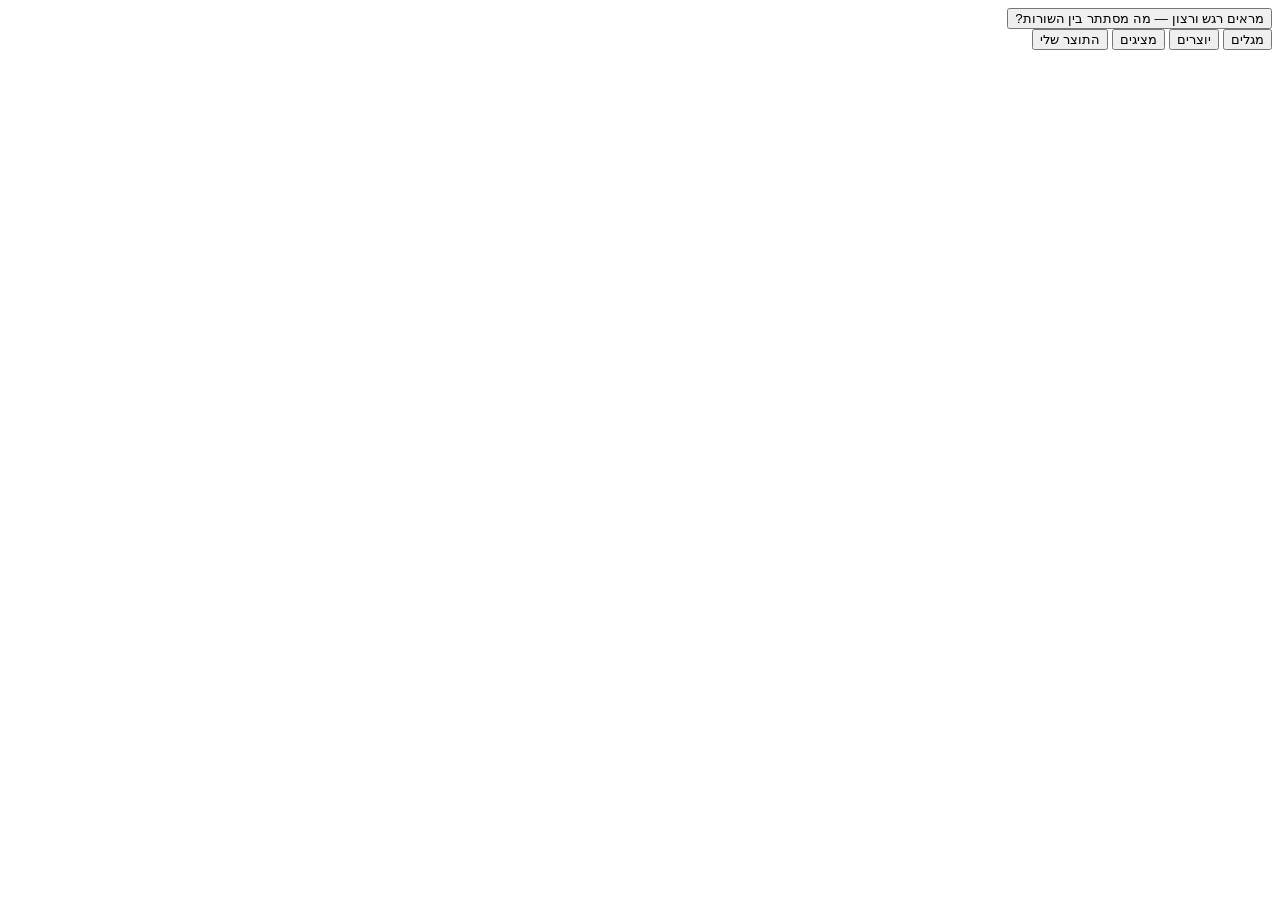
<file: src/shell.html>
<!doctype html>
<html lang="he" dir="rtl">
<head>
<meta charset="utf-8">
<meta name="viewport" content="width=device-width, initial-scale=1">
<title>מראים רגש ורצון — מה מסתתר בין השורות?</title>
<meta name="description" content="משחק כתיבה: איך מגלים מה דמות מרגישה ומה היא רוצה דרך המעשים, המילים והפרטים.">
<style>
/*CSS*/
</style>
</head>
<body>
<header class="topbar">
  <button class="brand" data-go="home" type="button">מראים רגש ורצון — מה מסתתר בין השורות?</button>
  <nav class="tabs" aria-label="אזורי המשחק">
    <button type="button" data-go="learn">מגלים</button>
    <button type="button" data-go="create">יוצרים</button>
    <button type="button" data-go="present">מציגים</button>
    <button type="button" data-go="product">התוצר שלי</button>
  </nav>
  <div class="tools">
    <span id="saveStatus" role="status"></span>
  </div>
</header>
<div id="banner" hidden></div>
<main id="app" tabindex="-1"></main>
<div id="live" class="sr" aria-live="polite"></div>
<div id="toast" aria-hidden="true"></div>
<div id="modal" hidden></div>
<script>
/*JS*/
</script>
</body>
</html>
</file>
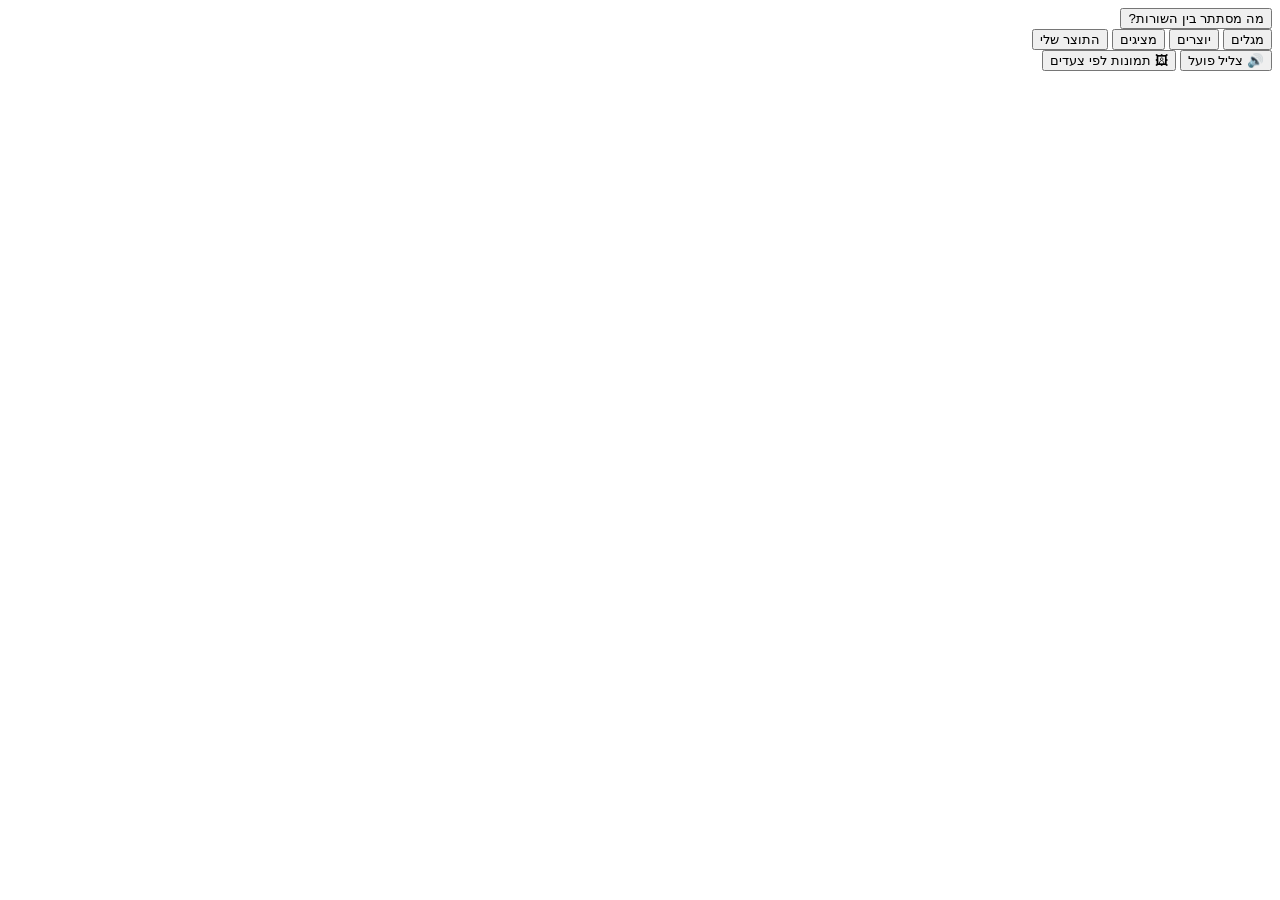
<file: backup/v1-animated-workshop/src/shell.html>
<!doctype html>
<html lang="he" dir="rtl">
<head>
<meta charset="utf-8">
<meta name="viewport" content="width=device-width, initial-scale=1">
<title>מה מסתתר בין השורות?</title>
<meta name="description" content="משחק כתיבה: רואים רמזים, מגלים רגשות, כותבים סיפור שאפשר להרגיש.">
<style>
/*CSS*/
</style>
</head>
<body>
<header class="topbar">
  <button class="brand" data-go="home" type="button">מה מסתתר בין השורות?</button>
  <nav class="tabs" aria-label="אזורי המשחק">
    <button type="button" data-go="learn">מגלים</button>
    <button type="button" data-go="create">יוצרים</button>
    <button type="button" data-go="present">מציגים</button>
    <button type="button" data-go="product">התוצר שלי</button>
  </nav>
  <div class="tools">
    <button type="button" id="muteBtn" aria-pressed="false">🔊 צליל פועל</button>
    <button type="button" id="stepsBtn" aria-pressed="false">🖼 תמונות לפי צעדים</button>
    <span id="saveStatus" role="status"></span>
  </div>
</header>
<div id="banner" hidden></div>
<main id="app" tabindex="-1"></main>
<div id="live" class="sr" aria-live="polite"></div>
<div id="toast" aria-hidden="true"></div>
<div id="modal" hidden></div>
<script>
/*JS*/
</script>
</body>
</html>
</file>
